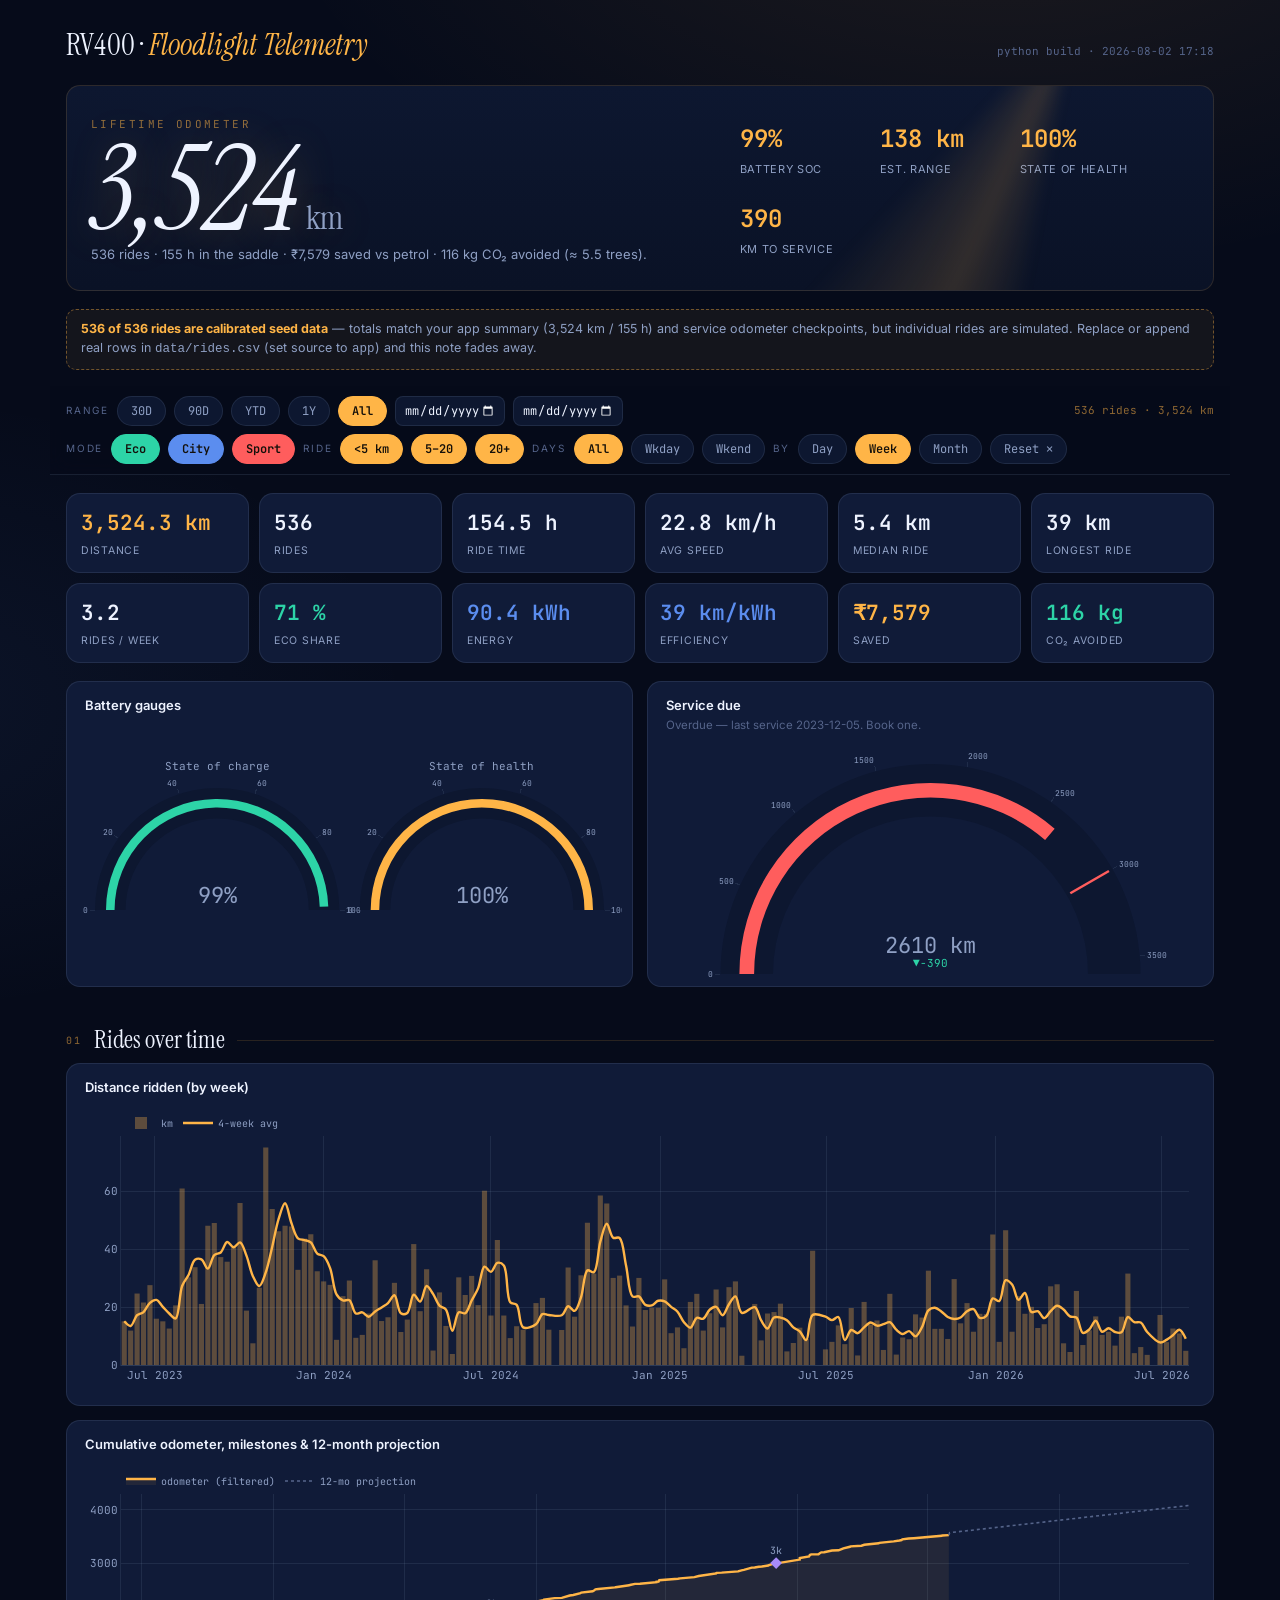
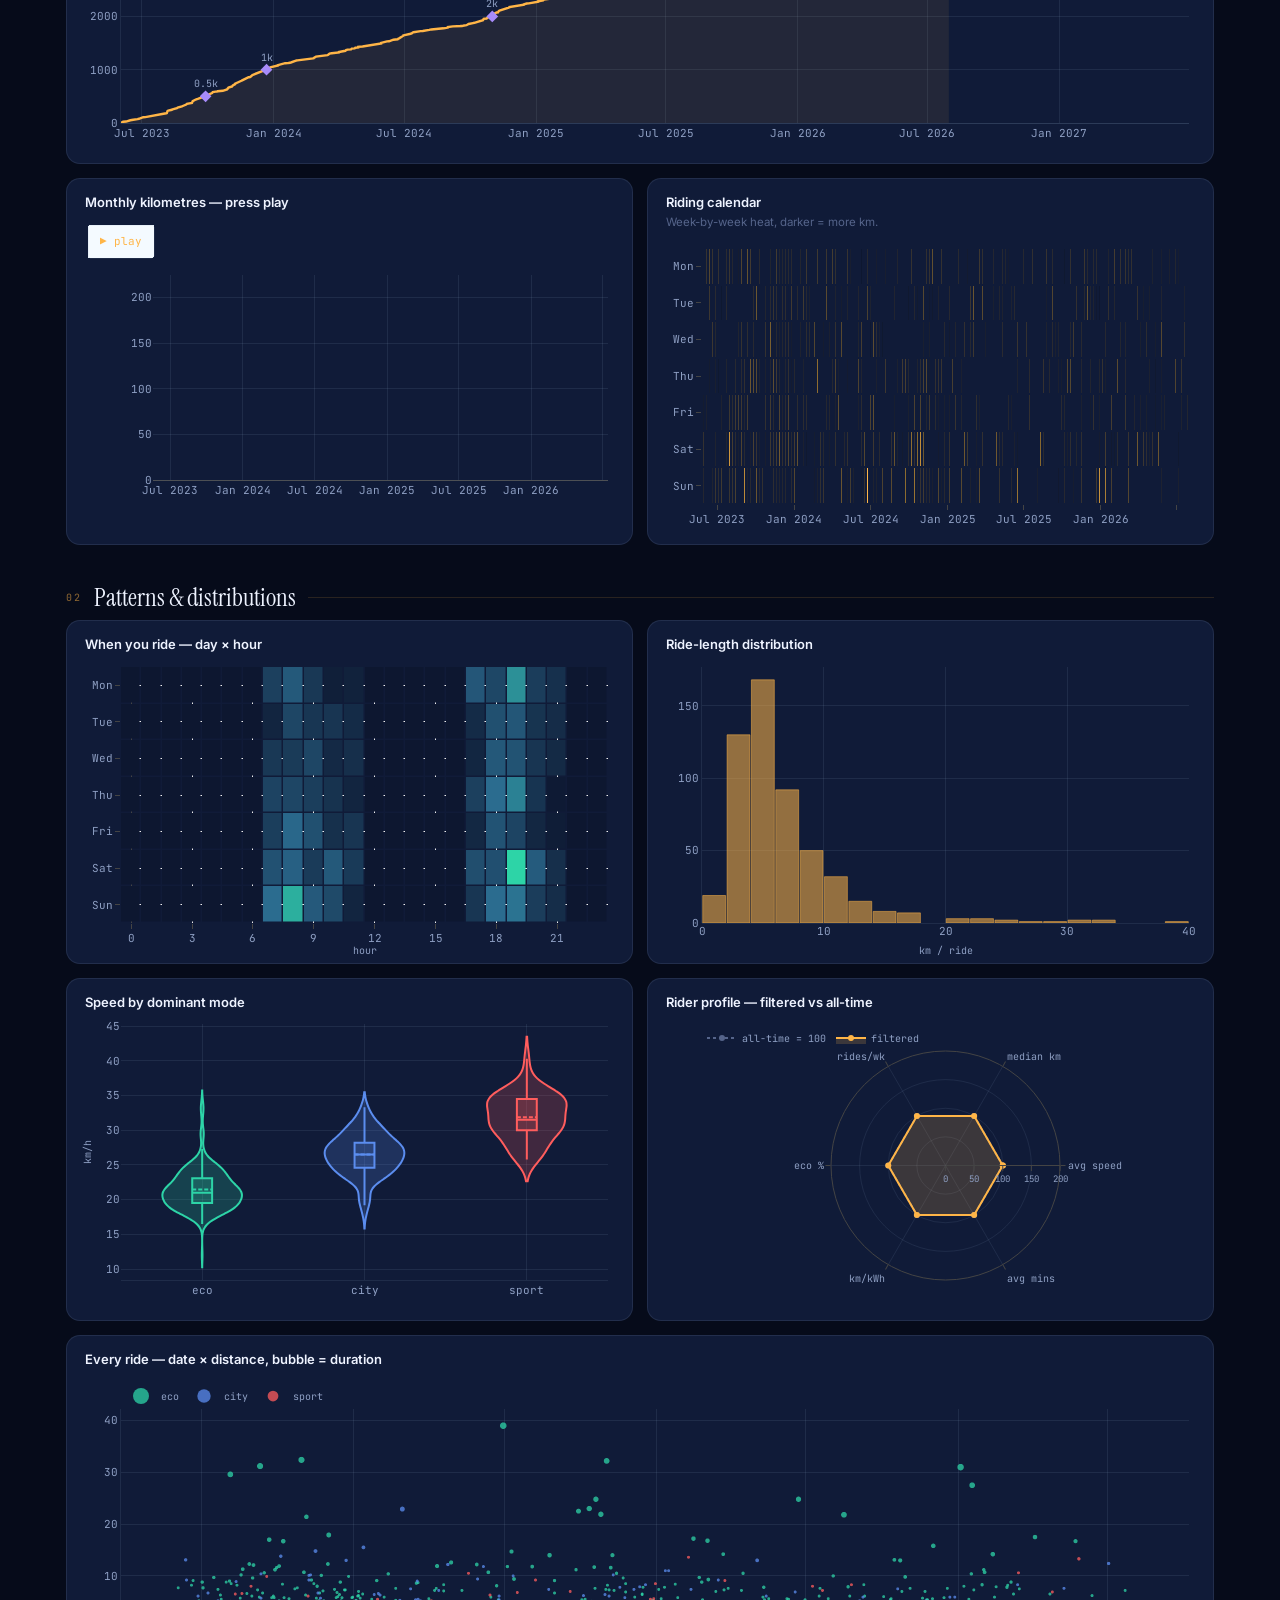
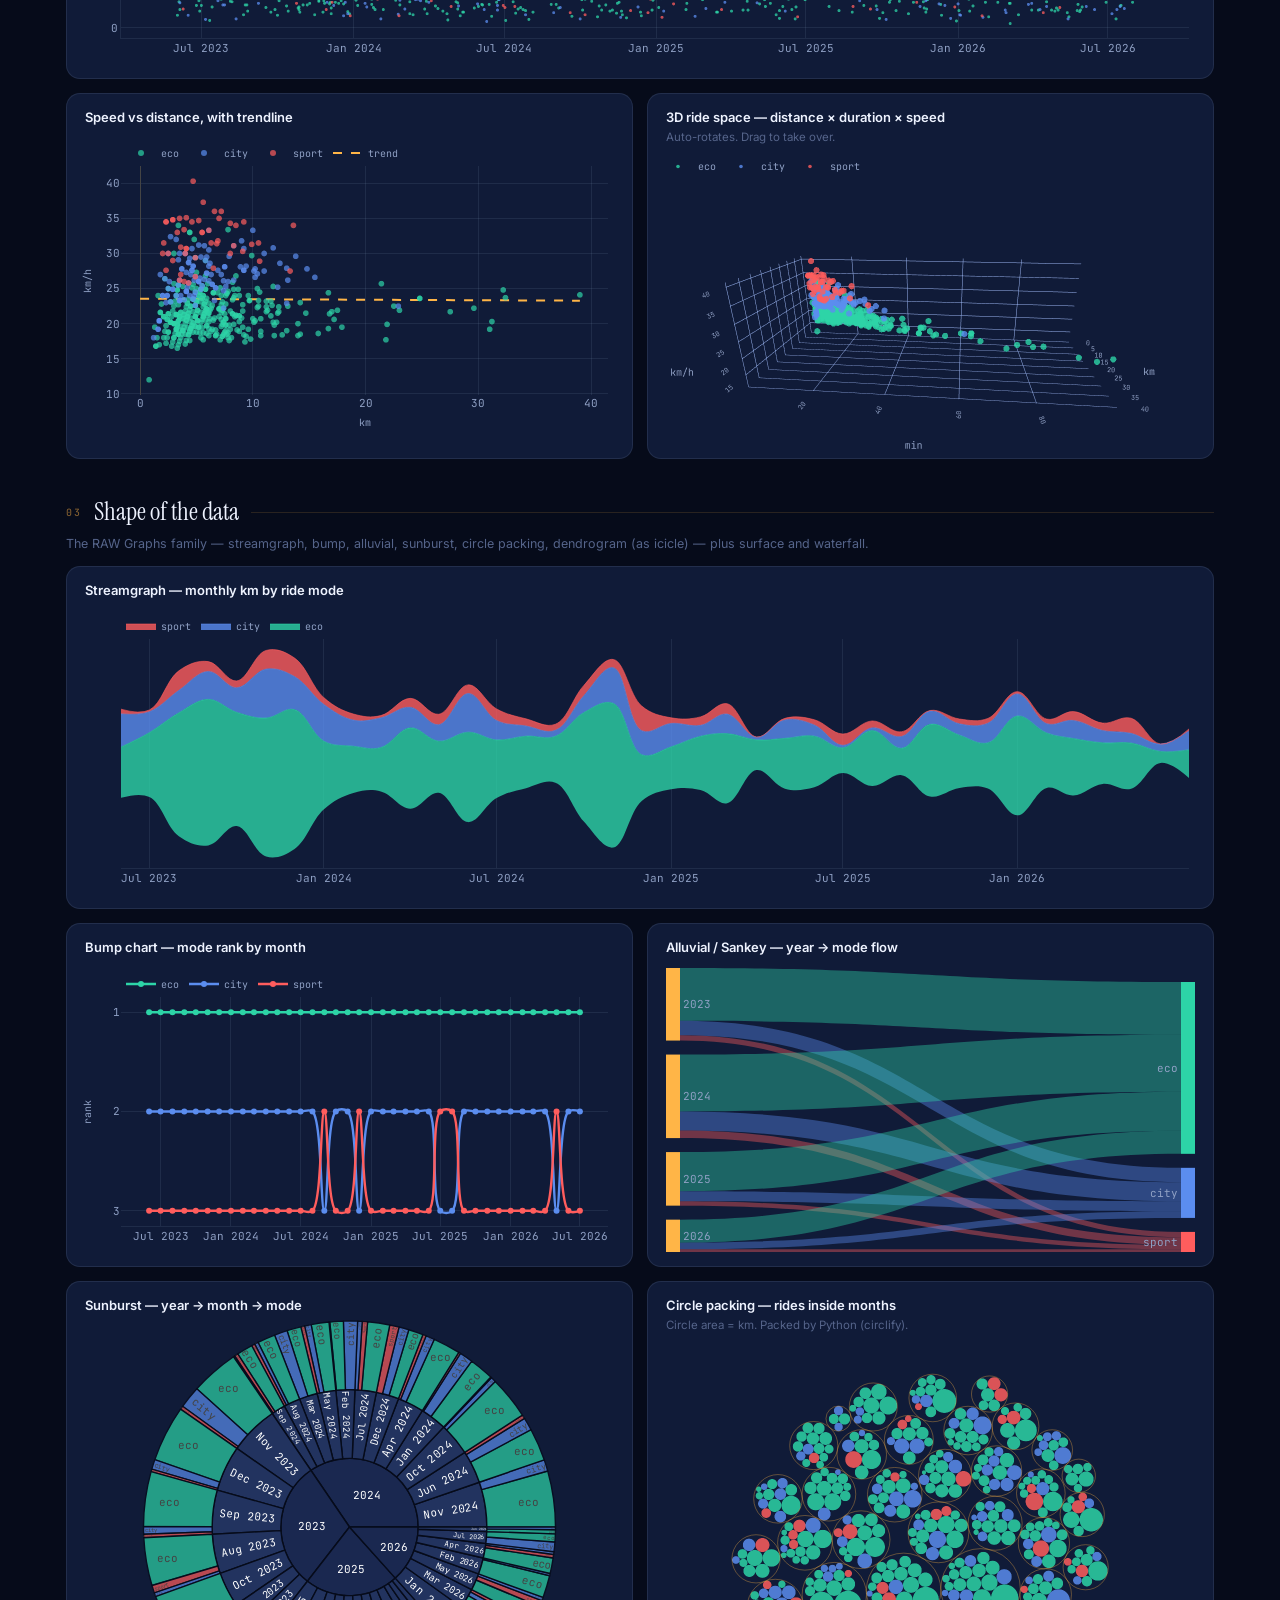
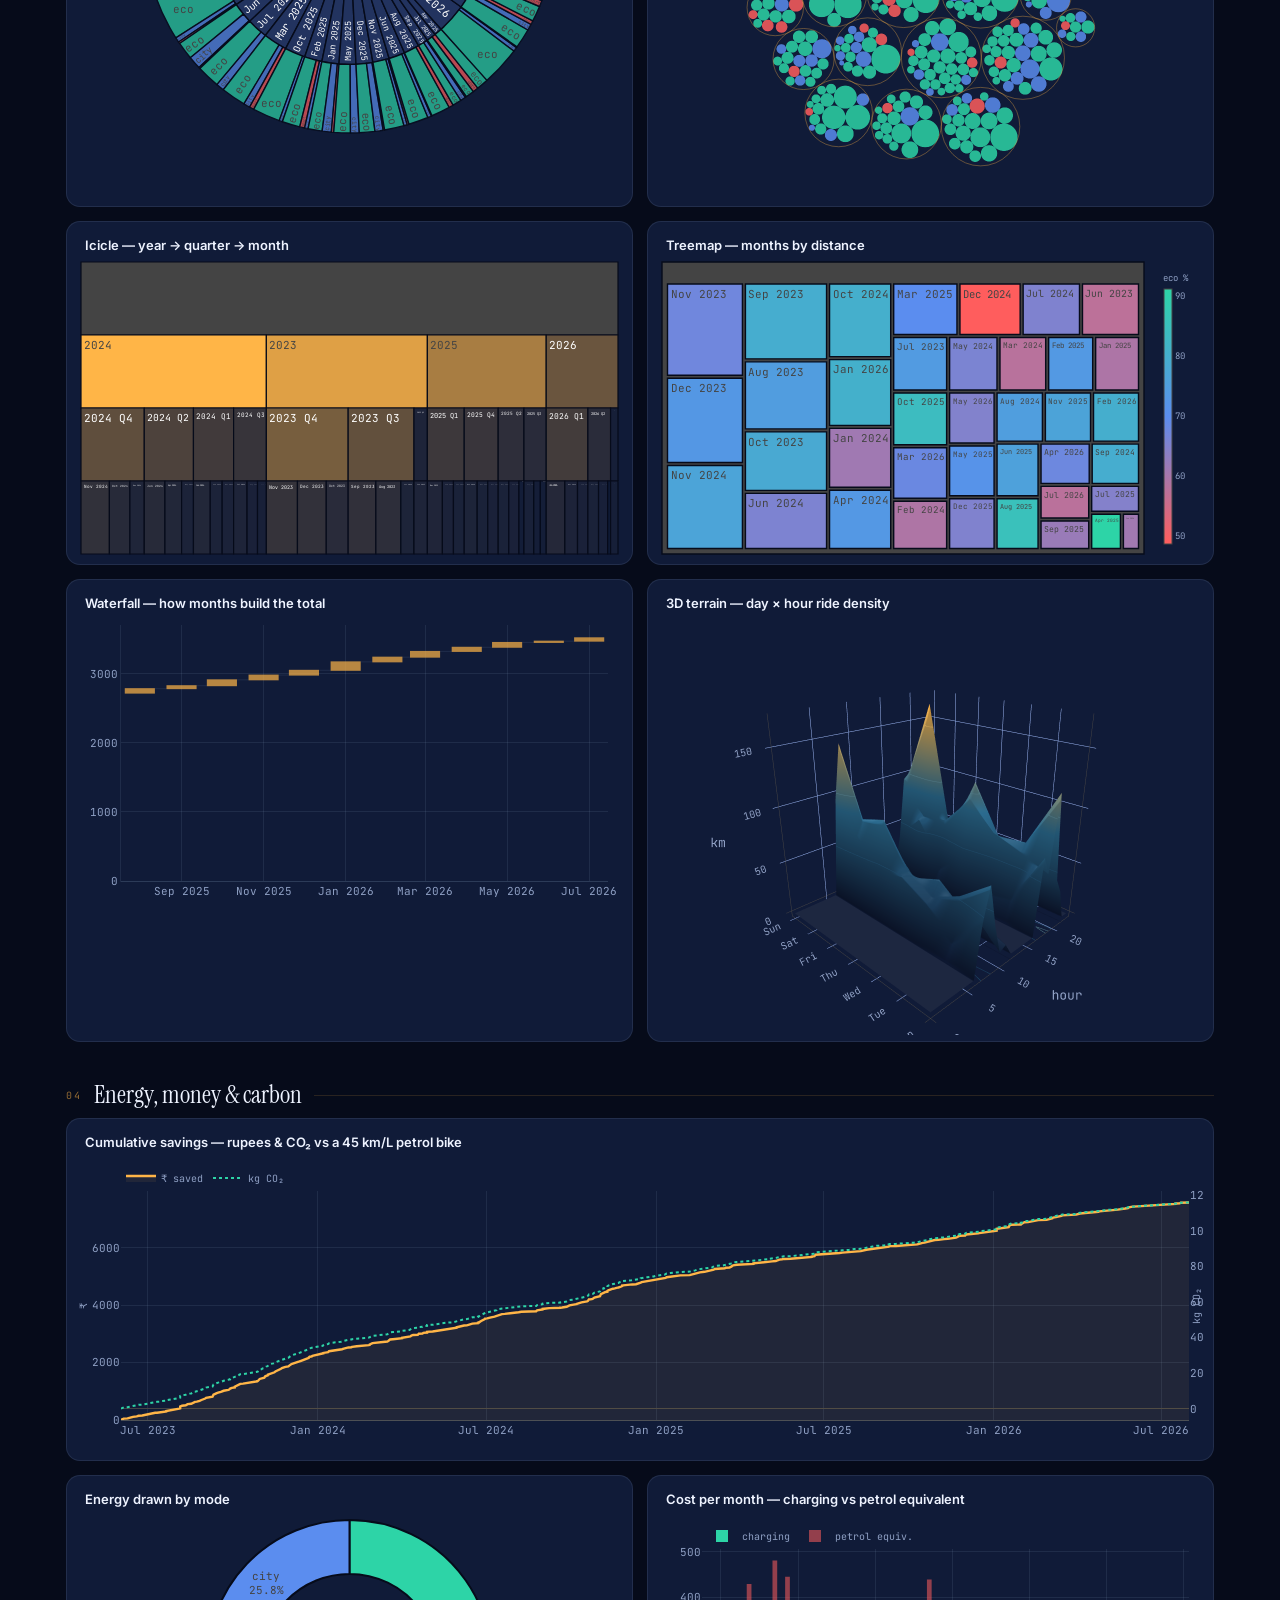
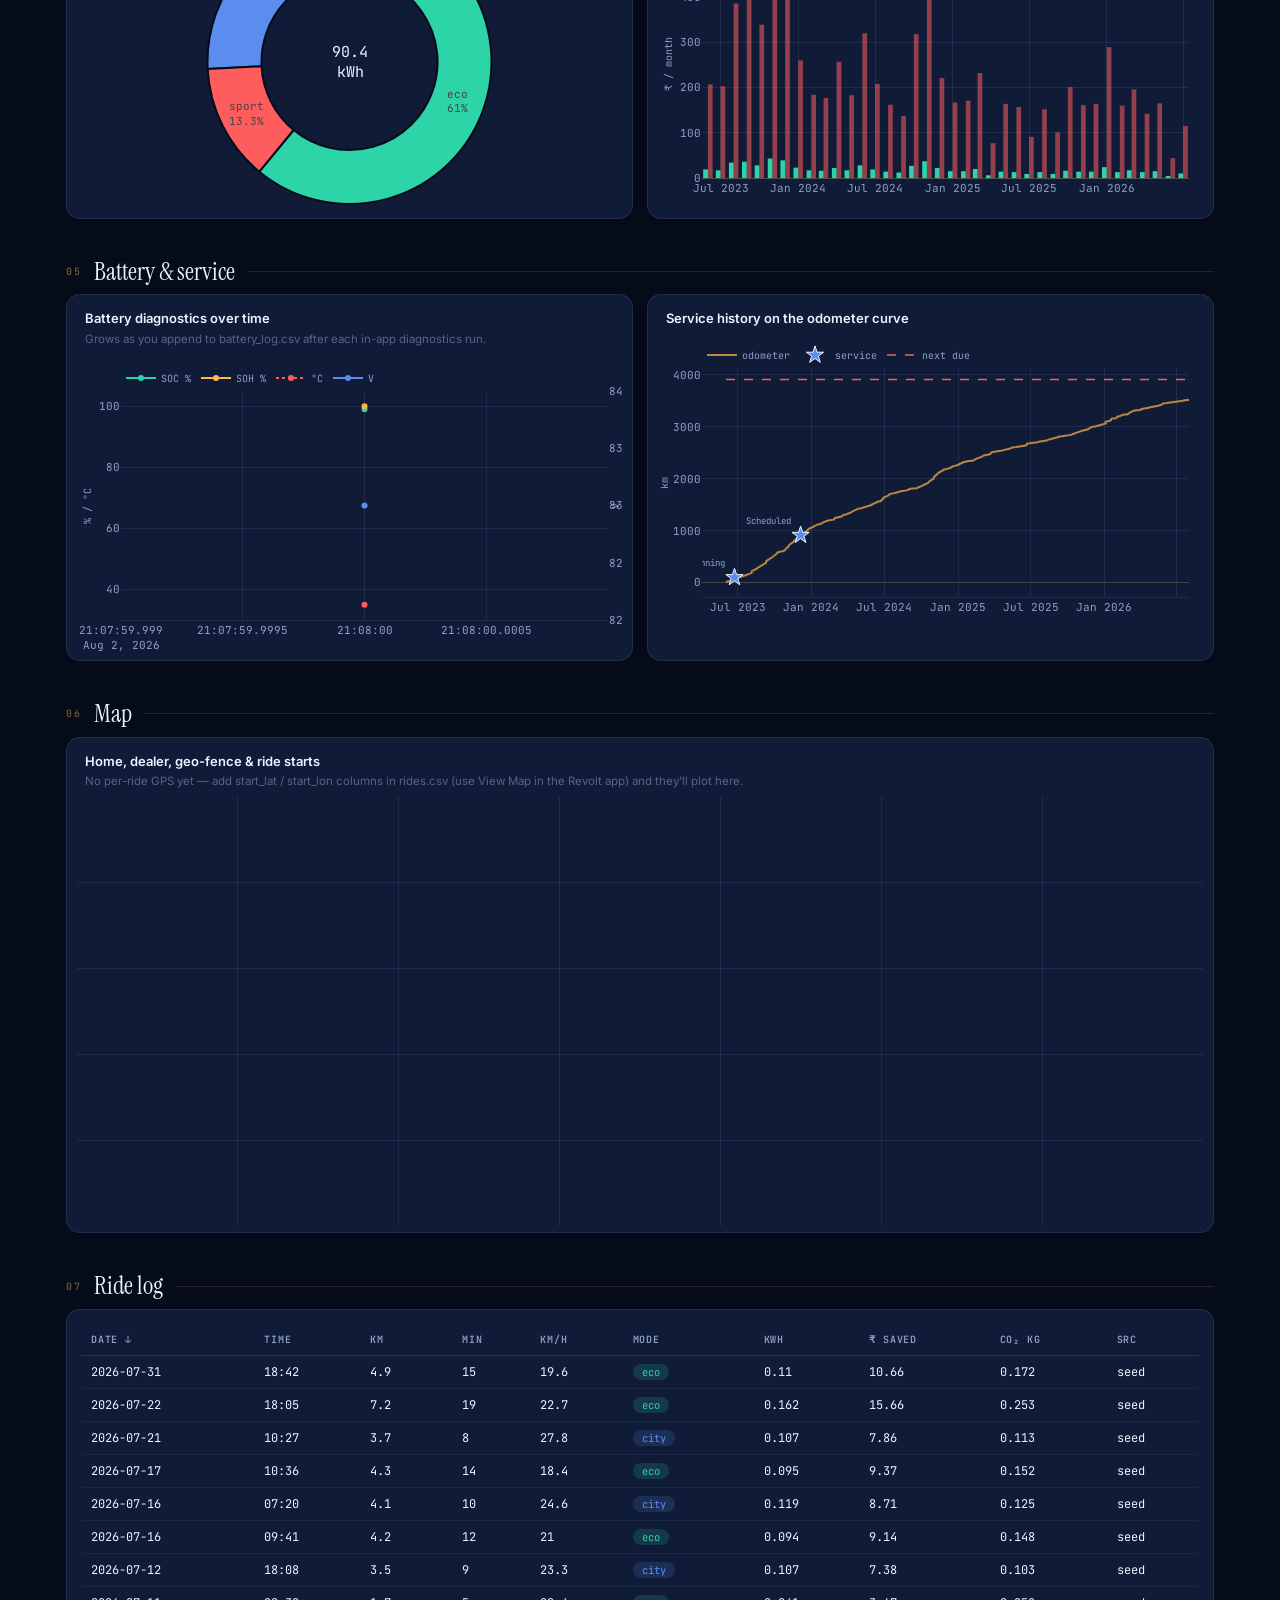
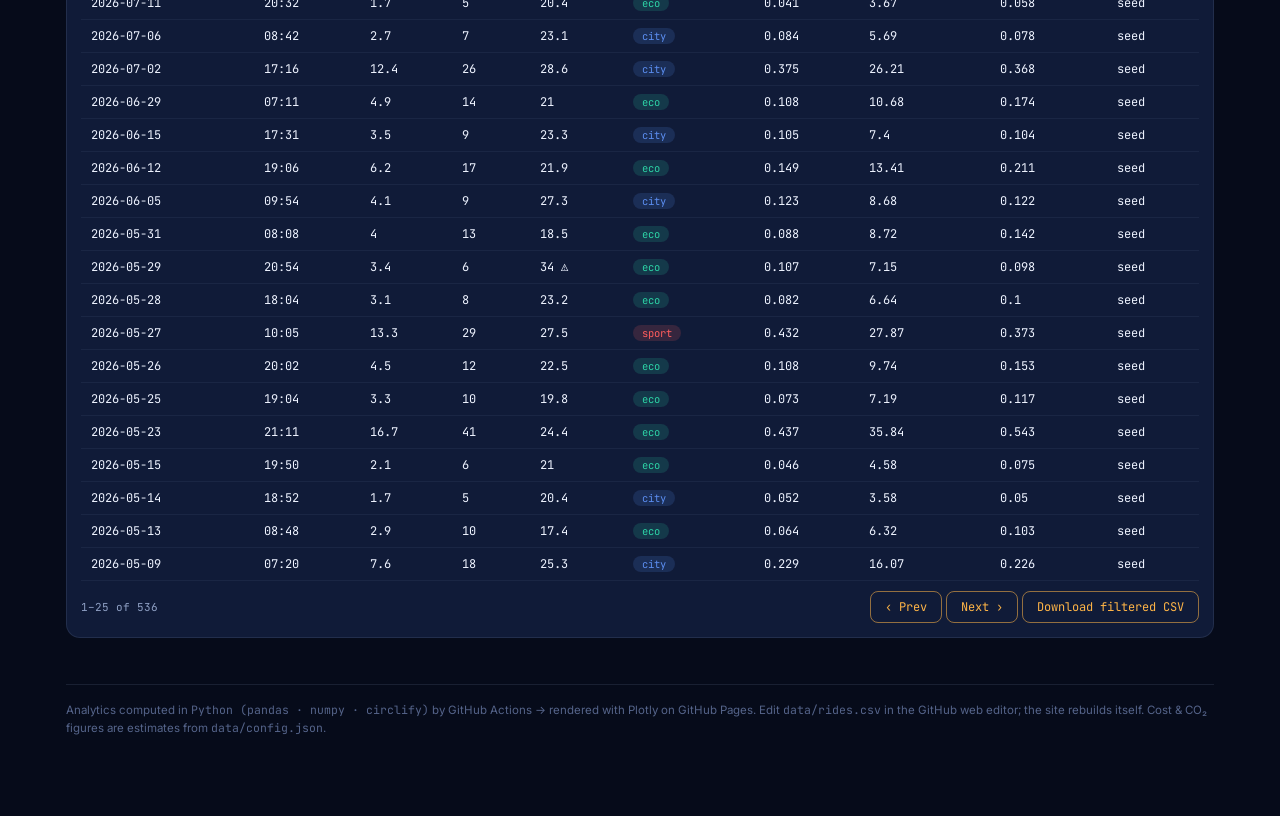
<file: index.html>
<!DOCTYPE html>
<html lang="en">
<head>
<meta charset="UTF-8">
<meta name="viewport" content="width=device-width, initial-scale=1.0">
<title>RV400 · Floodlight Telemetry</title>
<link rel="preconnect" href="https://fonts.googleapis.com">
<link href="https://fonts.googleapis.com/css2?family=Instrument+Serif:ital@0;1&family=JetBrains+Mono:wght@400;600&family=Inter:wght@400;500;600&display=swap" rel="stylesheet">
<script src="https://cdn.plot.ly/plotly-2.35.2.min.js" charset="utf-8"></script>
<style>
/* ── RV400 Floodlight Telemetry · "Stadium Floodlights at Midnight" ───────── */
:root {
  --bg: #060b1a;
  --panel: #0b1428;
  --card: #101b38;
  --card-2: #0d1730;
  --line: rgba(255, 181, 71, 0.14);
  --line-soft: rgba(143, 160, 196, 0.14);
  --amber: #ffb547;
  --amber-dim: rgba(255, 181, 71, 0.55);
  --eco: #2dd4a7;
  --city: #5b8def;
  --sport: #ff5d5d;
  --ink: #eef3ff;
  --muted: #8fa0c4;
  --faint: #55648a;
  --radius: 14px;
  --serif: "Instrument Serif", Georgia, serif;
  --mono: "JetBrains Mono", ui-monospace, Menlo, monospace;
  --sans: "Inter", system-ui, -apple-system, sans-serif;
}

* { box-sizing: border-box; margin: 0; padding: 0; }
html { scroll-behavior: smooth; }
body {
  background:
    radial-gradient(1200px 700px at 78% -160px, rgba(255, 181, 71, 0.10), transparent 62%),
    radial-gradient(900px 520px at -10% 8%, rgba(91, 141, 239, 0.07), transparent 60%),
    var(--bg);
  color: var(--ink);
  font-family: var(--sans);
  font-size: 15px;
  line-height: 1.5;
  min-height: 100vh;
}
a { color: var(--amber); }

.wrap { max-width: 1180px; margin: 0 auto; padding: 0 16px 80px; }

/* ── Header ──────────────────────────────────────────────────────────────── */
.masthead {
  display: flex; align-items: baseline; justify-content: space-between;
  gap: 12px; padding: 22px 0 6px; flex-wrap: wrap;
}
.wordmark { font-family: var(--serif); font-size: 30px; letter-spacing: 0.2px; }
.wordmark em { color: var(--amber); font-style: italic; }
.stamp { font-family: var(--mono); font-size: 11px; color: var(--faint); }

/* ── Hero: the floodlit odometer ─────────────────────────────────────────── */
.hero {
  position: relative; overflow: hidden;
  border: 1px solid var(--line); border-radius: var(--radius);
  background: linear-gradient(180deg, #0d1730 0%, #0a1226 100%);
  padding: 30px 24px 26px; margin: 12px 0 18px;
  display: grid; grid-template-columns: 1fr; gap: 20px;
}
.hero::before {
  content: ""; position: absolute; inset: -40% -10% auto;
  height: 150%; pointer-events: none;
  background: conic-gradient(from 190deg at 82% 0%,
    transparent 0deg, rgba(255, 181, 71, 0.16) 14deg, transparent 34deg);
  filter: blur(6px);
}
.odometer-label {
  font-family: var(--mono); font-size: 11px; letter-spacing: 0.22em;
  color: var(--amber-dim); text-transform: uppercase;
}
.odometer {
  font-family: var(--serif); font-style: italic;
  font-size: clamp(64px, 16vw, 118px); line-height: 0.95; color: var(--ink);
  text-shadow: 0 0 42px rgba(255, 181, 71, 0.28);
}
.odometer small { font-size: 0.28em; font-style: normal; color: var(--muted); margin-left: 8px; }
.hero-sub { font-size: 13px; color: var(--muted); max-width: 560px; }
.hero-side { display: flex; gap: 22px; flex-wrap: wrap; align-items: center; }
.hero-stat { min-width: 118px; }
.hero-stat b { display: block; font-family: var(--mono); font-size: 24px; font-weight: 600; color: var(--amber); }
.hero-stat span { font-size: 11px; color: var(--muted); letter-spacing: 0.06em; text-transform: uppercase; }
@media (min-width: 860px) { .hero { grid-template-columns: 1.4fr 1fr; align-items: center; } }

.seed-note {
  border: 1px dashed rgba(255, 181, 71, 0.4); border-radius: 10px;
  background: rgba(255, 181, 71, 0.06);
  font-size: 12.5px; color: var(--muted); padding: 10px 14px; margin-bottom: 16px;
}
.seed-note b { color: var(--amber); }

/* ── Filter rail ─────────────────────────────────────────────────────────── */
.rail {
  position: sticky; top: 0; z-index: 40;
  background: rgba(6, 11, 26, 0.86); backdrop-filter: blur(10px);
  border-bottom: 1px solid var(--line-soft);
  margin: 0 -16px; padding: 10px 16px;
}
.rail-rows { display: flex; flex-direction: column; gap: 8px; max-width: 1180px; margin: 0 auto; }
.chip-row { display: flex; gap: 8px; overflow-x: auto; scrollbar-width: none; align-items: center; }
.chip-row::-webkit-scrollbar { display: none; }
.chip {
  flex: 0 0 auto; cursor: pointer; user-select: none;
  font-family: var(--mono); font-size: 12px;
  color: var(--muted); background: var(--card-2);
  border: 1px solid var(--line-soft); border-radius: 999px;
  padding: 6px 13px; transition: all 0.15s ease;
}
.chip:hover { border-color: var(--amber-dim); color: var(--ink); }
.chip.on { color: #14100a; background: var(--amber); border-color: var(--amber); font-weight: 600; }
.chip.mode-eco.on { background: var(--eco); border-color: var(--eco); }
.chip.mode-city.on { background: var(--city); border-color: var(--city); }
.chip.mode-sport.on { background: var(--sport); border-color: var(--sport); }
.rail-label { font-size: 10px; letter-spacing: 0.18em; color: var(--faint); text-transform: uppercase; flex: 0 0 auto; }
.rail input[type="date"] {
  background: var(--card-2); color: var(--ink);
  border: 1px solid var(--line-soft); border-radius: 8px;
  font-family: var(--mono); font-size: 12px; padding: 5px 8px;
  color-scheme: dark;
}
.rail .count { margin-left: auto; font-family: var(--mono); font-size: 11px; color: var(--amber-dim); flex: 0 0 auto; }

/* ── KPI grid ────────────────────────────────────────────────────────────── */
.kpis {
  display: grid; grid-template-columns: repeat(2, 1fr);
  gap: 10px; margin: 18px 0;
}
@media (min-width: 640px) { .kpis { grid-template-columns: repeat(3, 1fr); } }
@media (min-width: 980px) { .kpis { grid-template-columns: repeat(6, 1fr); } }
.kpi {
  background: var(--card); border: 1px solid var(--line-soft);
  border-radius: var(--radius); padding: 13px 14px 11px;
}
.kpi b { display: block; font-family: var(--mono); font-size: 21px; font-weight: 600; }
.kpi span { font-size: 10.5px; color: var(--muted); text-transform: uppercase; letter-spacing: 0.07em; }
.kpi.gold b { color: var(--amber); }
.kpi.eco b { color: var(--eco); }
.kpi.city b { color: var(--city); }
.kpi.sport b { color: var(--sport); }

/* ── Sections & chart cards ──────────────────────────────────────────────── */
.eyebrow {
  display: flex; align-items: center; gap: 12px;
  margin: 34px 0 4px;
}
.eyebrow h2 { font-family: var(--serif); font-size: 25px; font-weight: 400; }
.eyebrow .rule { flex: 1; height: 1px; background: var(--line); }
.eyebrow .tag { font-family: var(--mono); font-size: 10px; letter-spacing: 0.2em; color: var(--amber-dim); }
.section-sub { font-size: 12.5px; color: var(--faint); margin-bottom: 12px; }

.grid { display: grid; grid-template-columns: 1fr; gap: 14px; }
@media (min-width: 960px) { .grid { grid-template-columns: 1fr 1fr; } .span2 { grid-column: 1 / -1; } }

.chart-card {
  background: var(--card); border: 1px solid var(--line-soft);
  border-radius: var(--radius); padding: 14px 10px 6px;
  opacity: 0; transform: translateY(14px);
  transition: opacity 0.5s ease, transform 0.5s ease;
}
.chart-card.seen { opacity: 1; transform: none; }
.chart-card h3 {
  font-family: var(--sans); font-size: 13px; font-weight: 600;
  color: var(--ink); padding: 0 8px 2px;
}
.chart-card p.hint { font-size: 11.5px; color: var(--faint); padding: 0 8px 6px; }
.plot { width: 100%; min-height: 300px; }
.plot.tall { min-height: 420px; }
.plot.short { min-height: 240px; }

/* ── Table ───────────────────────────────────────────────────────────────── */
.table-card { background: var(--card); border: 1px solid var(--line-soft); border-radius: var(--radius); padding: 14px; overflow-x: auto; }
table { width: 100%; border-collapse: collapse; font-family: var(--mono); font-size: 12px; }
th {
  text-align: left; color: var(--muted); font-weight: 600;
  text-transform: uppercase; font-size: 10px; letter-spacing: 0.08em;
  padding: 8px 10px; border-bottom: 1px solid var(--line);
  cursor: pointer; white-space: nowrap; user-select: none;
}
th:hover { color: var(--amber); }
td { padding: 7px 10px; border-bottom: 1px solid rgba(143, 160, 196, 0.08); white-space: nowrap; }
tr:hover td { background: rgba(255, 181, 71, 0.04); }
.pill { border-radius: 999px; padding: 1px 9px; font-size: 10.5px; }
.pill.eco { background: rgba(45, 212, 167, 0.16); color: var(--eco); }
.pill.city { background: rgba(91, 141, 239, 0.16); color: var(--city); }
.pill.sport { background: rgba(255, 93, 93, 0.16); color: var(--sport); }
.table-actions { display: flex; justify-content: space-between; align-items: center; gap: 10px; margin-top: 10px; flex-wrap: wrap; }
.btn {
  cursor: pointer; font-family: var(--mono); font-size: 12px;
  background: transparent; color: var(--amber);
  border: 1px solid var(--amber-dim); border-radius: 8px; padding: 7px 14px;
  transition: all 0.15s ease;
}
.btn:hover { background: rgba(255, 181, 71, 0.1); }
.pager { font-family: var(--mono); font-size: 11px; color: var(--muted); }

footer.colophon {
  margin-top: 46px; padding-top: 16px; border-top: 1px solid var(--line-soft);
  font-size: 11.5px; color: var(--faint);
}
footer.colophon .mono { font-family: var(--mono); }

@media (prefers-reduced-motion: reduce) {
  .chart-card { opacity: 1; transform: none; transition: none; }
  html { scroll-behavior: auto; }
}

</style>
</head>
<body>
<div class="wrap">

  <header class="masthead">
    <div class="wordmark">RV400 · <em>Floodlight Telemetry</em></div>
    <div class="stamp" id="stamp">building…</div>
  </header>

  <!-- Signature: the floodlit odometer -->
  <section class="hero">
    <div>
      <div class="odometer-label">Lifetime odometer</div>
      <div class="odometer"><span id="odo">0</span><small>km</small></div>
      <p class="hero-sub" id="hero-sub">Every ride, charge and rupee — pulled from the Revolt app’s numbers, recomputed by Python on each data edit.</p>
    </div>
    <div class="hero-side">
      <div class="hero-stat"><b id="hs-soc">–</b><span>Battery SOC</span></div>
      <div class="hero-stat"><b id="hs-range">–</b><span>Est. range</span></div>
      <div class="hero-stat"><b id="hs-soh">–</b><span>State of health</span></div>
      <div class="hero-stat"><b id="hs-due">–</b><span>km to service</span></div>
    </div>
  </section>

  <div class="seed-note" id="seed-note" hidden></div>

  <!-- Filter rail -->
  <nav class="rail" aria-label="Filters">
    <div class="rail-rows">
      <div class="chip-row">
        <span class="rail-label">Range</span>
        <button class="chip preset" data-preset="30">30D</button>
        <button class="chip preset" data-preset="90">90D</button>
        <button class="chip preset" data-preset="ytd">YTD</button>
        <button class="chip preset" data-preset="365">1Y</button>
        <button class="chip preset on" data-preset="all">All</button>
        <input type="date" id="f-from" aria-label="From date">
        <input type="date" id="f-to" aria-label="To date">
        <span class="count" id="f-count"></span>
      </div>
      <div class="chip-row">
        <span class="rail-label">Mode</span>
        <button class="chip mode-eco on" data-mode="eco">Eco</button>
        <button class="chip mode-city on" data-mode="city">City</button>
        <button class="chip mode-sport on" data-mode="sport">Sport</button>
        <span class="rail-label">Ride</span>
        <button class="chip size on" data-size="short">&lt;5 km</button>
        <button class="chip size on" data-size="medium">5–20</button>
        <button class="chip size on" data-size="long">20+</button>
        <span class="rail-label">Days</span>
        <button class="chip day on" data-day="all">All</button>
        <button class="chip day" data-day="weekday">Wkday</button>
        <button class="chip day" data-day="weekend">Wkend</button>
        <span class="rail-label">By</span>
        <button class="chip gran" data-gran="day">Day</button>
        <button class="chip gran on" data-gran="week">Week</button>
        <button class="chip gran" data-gran="month">Month</button>
        <button class="chip" id="f-reset">Reset ✕</button>
      </div>
    </div>
  </nav>

  <section class="kpis" id="kpis"></section>

  <div class="grid">
    <div class="chart-card"><h3>Battery gauges</h3><div id="g-gauges" class="plot short"></div></div>
    <div class="chart-card"><h3>Service due</h3><p class="hint" id="svc-hint"></p><div id="g-svc-gauge" class="plot short"></div></div>
  </div>

  <div class="eyebrow"><span class="tag">01</span><h2>Rides over time</h2><div class="rule"></div></div>
  <div class="grid">
    <div class="chart-card span2"><h3>Distance ridden <span id="gran-echo"></span></h3><div id="g-daily" class="plot"></div></div>
    <div class="chart-card span2"><h3>Cumulative odometer, milestones &amp; 12-month projection</h3><div id="g-cum" class="plot"></div></div>
    <div class="chart-card"><h3>Monthly kilometres — press play</h3><div id="g-monthly" class="plot"></div></div>
    <div class="chart-card"><h3>Riding calendar</h3><p class="hint">Week-by-week heat, darker = more km.</p><div id="g-cal" class="plot"></div></div>
  </div>

  <div class="eyebrow"><span class="tag">02</span><h2>Patterns &amp; distributions</h2><div class="rule"></div></div>
  <div class="grid">
    <div class="chart-card"><h3>When you ride — day × hour</h3><div id="g-dowhour" class="plot"></div></div>
    <div class="chart-card"><h3>Ride-length distribution</h3><div id="g-hist" class="plot"></div></div>
    <div class="chart-card"><h3>Speed by dominant mode</h3><div id="g-violin" class="plot"></div></div>
    <div class="chart-card"><h3>Rider profile — filtered vs all-time</h3><div id="g-radar" class="plot"></div></div>
    <div class="chart-card span2"><h3>Every ride — date × distance, bubble = duration</h3><div id="g-bubble" class="plot"></div></div>
    <div class="chart-card"><h3>Speed vs distance, with trendline</h3><div id="g-scatter" class="plot"></div></div>
    <div class="chart-card"><h3>3D ride space — distance × duration × speed</h3><p class="hint">Auto-rotates. Drag to take over.</p><div id="g-3d" class="plot"></div></div>
  </div>

  <div class="eyebrow"><span class="tag">03</span><h2>Shape of the data</h2><div class="rule"></div></div>
  <p class="section-sub">The RAW Graphs family — streamgraph, bump, alluvial, sunburst, circle packing, dendrogram (as icicle) — plus surface and waterfall.</p>
  <div class="grid">
    <div class="chart-card span2"><h3>Streamgraph — monthly km by ride mode</h3><div id="g-stream" class="plot"></div></div>
    <div class="chart-card"><h3>Bump chart — mode rank by month</h3><div id="g-bump" class="plot"></div></div>
    <div class="chart-card"><h3>Alluvial / Sankey — year → mode flow</h3><div id="g-sankey" class="plot"></div></div>
    <div class="chart-card"><h3>Sunburst — year → month → mode</h3><div id="g-sunburst" class="plot tall"></div></div>
    <div class="chart-card"><h3>Circle packing — rides inside months</h3><p class="hint">Circle area = km. Packed by Python (circlify).</p><div id="g-pack" class="plot tall"></div></div>
    <div class="chart-card"><h3>Icicle — year → quarter → month</h3><div id="g-icicle" class="plot"></div></div>
    <div class="chart-card"><h3>Treemap — months by distance</h3><div id="g-treemap" class="plot"></div></div>
    <div class="chart-card"><h3>Waterfall — how months build the total</h3><div id="g-waterfall" class="plot"></div></div>
    <div class="chart-card"><h3>3D terrain — day × hour ride density</h3><div id="g-surface" class="plot tall"></div></div>
  </div>

  <div class="eyebrow"><span class="tag">04</span><h2>Energy, money &amp; carbon</h2><div class="rule"></div></div>
  <div class="grid">
    <div class="chart-card span2"><h3>Cumulative savings — rupees &amp; CO₂ vs a 45 km/L petrol bike</h3><div id="g-savings" class="plot"></div></div>
    <div class="chart-card"><h3>Energy drawn by mode</h3><div id="g-energy" class="plot"></div></div>
    <div class="chart-card"><h3>Cost per month — charging vs petrol equivalent</h3><div id="g-cost" class="plot"></div></div>
  </div>

  <div class="eyebrow"><span class="tag">05</span><h2>Battery &amp; service</h2><div class="rule"></div></div>
  <div class="grid">
    <div class="chart-card"><h3>Battery diagnostics over time</h3><p class="hint">Grows as you append to battery_log.csv after each in-app diagnostics run.</p><div id="g-battery" class="plot"></div></div>
    <div class="chart-card"><h3>Service history on the odometer curve</h3><div id="g-service" class="plot"></div></div>
  </div>

  <div class="eyebrow"><span class="tag">06</span><h2>Map</h2><div class="rule"></div></div>
  <div class="grid">
    <div class="chart-card span2"><h3>Home, dealer, geo-fence &amp; ride starts</h3><p class="hint" id="map-hint"></p><div id="g-map" class="plot tall"></div></div>
  </div>

  <div class="eyebrow"><span class="tag">07</span><h2>Ride log</h2><div class="rule"></div></div>
  <div class="table-card">
    <table id="ride-table"><thead></thead><tbody></tbody></table>
    <div class="table-actions">
      <span class="pager" id="pager"></span>
      <span>
        <button class="btn" id="pg-prev">‹ Prev</button>
        <button class="btn" id="pg-next">Next ›</button>
        <button class="btn" id="csv-btn">Download filtered CSV</button>
      </span>
    </div>
  </div>

  <footer class="colophon">
    Analytics computed in <span class="mono">Python (pandas · numpy · circlify)</span> by GitHub Actions →
    rendered with Plotly on GitHub Pages. Edit <span class="mono">data/rides.csv</span> in the GitHub web editor;
    the site rebuilds itself. Cost &amp; CO₂ figures are estimates from <span class="mono">data/config.json</span>.
  </footer>
</div>
<script>window.__EMBEDDED={"meta":{"generated":"2026-08-02 17:18","seed_rows":536,"real_rows":0},"config":{"bike":{"model":"Revolt RV400","chassis_masked":"MZMB\u2022\u2022\u2022\u2022\u2022\u2022\u20220205","battery_kwh":3.24,"nominal_voltage":72,"purchase_date":"2023-06-01","claimed_range_km":{"eco":150,"city":100,"sport":80},"efficiency_wh_per_km":{"eco":22,"city":32,"sport":41}},"economics":{"currency":"INR","electricity_rate_per_kwh":8.0,"petrol_price_per_litre":106.0,"petrol_bike_kmpl":45.0,"petrol_co2_kg_per_litre":2.3,"grid_co2_kg_per_kwh":0.71,"tree_kg_co2_per_year":21.0},"locations":{"_note":"Coordinates are intentionally coarse (~1 km). GitHub Pages sites are PUBLIC \u2014 keep it that way or use a private repo.","home":{"label":"Home \u00b7 Nacharam","lat":17.43,"lon":78.57},"dealer":{"label":"Membi Motors (edit coords)","lat":17.44,"lon":78.5},"geofence_radius_km":5},"title":"RV400 \u00b7 Floodlight Telemetry","milestones_km":[500,1000,2000,3000,5000,7500,10000]},"kpis_alltime":{"total_km":3524.3,"total_rides":536,"total_hours":154.5,"avg_speed":22.8,"median_ride_km":5.4,"longest_ride_km":39.0,"active_days":475,"span_days":1156,"rides_per_week":3.25,"longest_streak_days":11,"days_since_last_ride":2,"eco_share_km":71.0,"energy_kwh":90.4,"km_per_kwh":39.0,"charge_cost_inr":723.0,"saved_inr":7579.0,"co2_saved_kg":116.0,"trees_equiv":5.5,"run_rate_km_day":1.53,"first_ride":"2023-06-02","last_ride":"2026-07-31"},"rides":[{"i":0,"date":"2023-06-02","time":"08:14","distance_km":2.4,"duration_min":7,"eco_pct":85,"city_pct":15,"sport_pct":0,"avg_speed_kmph":20.6,"dominant_mode":"eco","energy_kwh":0.056,"km_per_kwh":42.9,"charge_cost_inr":0.45,"petrol_cost_inr":5.65,"saved_inr":5.2,"co2_saved_kg":0.083,"size_bucket":"short","year":2023,"month":"2023-06","month_name":"Jun 2023","quarter":"2023 Q2","dow":4,"day_type":"weekday","hour":8,"odometer_km":2.4,"speed_anomaly":false,"source":"seed"},{"i":1,"date":"2023-06-03","time":"08:27","distance_km":7.7,"duration_min":19,"eco_pct":85,"city_pct":15,"sport_pct":0,"avg_speed_kmph":24.3,"dominant_mode":"eco","energy_kwh":0.181,"km_per_kwh":42.5,"charge_cost_inr":1.45,"petrol_cost_inr":18.14,"saved_inr":16.69,"co2_saved_kg":0.265,"size_bucket":"medium","year":2023,"month":"2023-06","month_name":"Jun 2023","quarter":"2023 Q2","dow":5,"day_type":"weekend","hour":8,"odometer_km":10.1,"speed_anomaly":false,"source":"seed"},{"i":2,"date":"2023-06-04","time":"19:34","distance_km":5.0,"duration_min":11,"eco_pct":70,"city_pct":30,"sport_pct":0,"avg_speed_kmph":27.3,"dominant_mode":"eco","energy_kwh":0.125,"km_per_kwh":40.0,"charge_cost_inr":1.0,"petrol_cost_inr":11.78,"saved_inr":10.78,"co2_saved_kg":0.167,"size_bucket":"short","year":2023,"month":"2023-06","month_name":"Jun 2023","quarter":"2023 Q2","dow":6,"day_type":"weekend","hour":19,"odometer_km":15.1,"speed_anomaly":false,"source":"seed"},{"i":3,"date":"2023-06-05","time":"07:14","distance_km":3.5,"duration_min":9,"eco_pct":70,"city_pct":30,"sport_pct":0,"avg_speed_kmph":23.3,"dominant_mode":"eco","energy_kwh":0.088,"km_per_kwh":39.8,"charge_cost_inr":0.7,"petrol_cost_inr":8.24,"saved_inr":7.54,"co2_saved_kg":0.116,"size_bucket":"short","year":2023,"month":"2023-06","month_name":"Jun 2023","quarter":"2023 Q2","dow":0,"day_type":"weekday","hour":7,"odometer_km":18.6,"speed_anomaly":false,"source":"seed"},{"i":4,"date":"2023-06-05","time":"19:44","distance_km":4.8,"duration_min":11,"eco_pct":28,"city_pct":60,"sport_pct":12,"avg_speed_kmph":26.2,"dominant_mode":"city","energy_kwh":0.145,"km_per_kwh":33.1,"charge_cost_inr":1.16,"petrol_cost_inr":11.31,"saved_inr":10.15,"co2_saved_kg":0.142,"size_bucket":"short","year":2023,"month":"2023-06","month_name":"Jun 2023","quarter":"2023 Q2","dow":0,"day_type":"weekday","hour":19,"odometer_km":23.4,"speed_anomaly":false,"source":"seed"},{"i":5,"date":"2023-06-09","time":"19:14","distance_km":3.6,"duration_min":7,"eco_pct":27,"city_pct":18,"sport_pct":55,"avg_speed_kmph":30.9,"dominant_mode":"sport","energy_kwh":0.123,"km_per_kwh":29.3,"charge_cost_inr":0.98,"petrol_cost_inr":8.48,"saved_inr":7.5,"co2_saved_kg":0.097,"size_bucket":"short","year":2023,"month":"2023-06","month_name":"Jun 2023","quarter":"2023 Q2","dow":4,"day_type":"weekday","hour":19,"odometer_km":27.0,"speed_anomaly":false,"source":"seed"},{"i":6,"date":"2023-06-12","time":"20:29","distance_km":13.1,"duration_min":30,"eco_pct":28,"city_pct":60,"sport_pct":12,"avg_speed_kmph":26.2,"dominant_mode":"city","energy_kwh":0.397,"km_per_kwh":33.0,"charge_cost_inr":3.18,"petrol_cost_inr":30.86,"saved_inr":27.68,"co2_saved_kg":0.388,"size_bucket":"medium","year":2023,"month":"2023-06","month_name":"Jun 2023","quarter":"2023 Q2","dow":0,"day_type":"weekday","hour":20,"odometer_km":40.1,"speed_anomaly":false,"source":"seed"},{"i":7,"date":"2023-06-13","time":"21:08","distance_km":9.2,"duration_min":20,"eco_pct":14,"city_pct":80,"sport_pct":6,"avg_speed_kmph":27.6,"dominant_mode":"city","energy_kwh":0.286,"km_per_kwh":32.2,"charge_cost_inr":2.29,"petrol_cost_inr":21.67,"saved_inr":19.38,"co2_saved_kg":0.267,"size_bucket":"medium","year":2023,"month":"2023-06","month_name":"Jun 2023","quarter":"2023 Q2","dow":1,"day_type":"weekday","hour":21,"odometer_km":49.3,"speed_anomaly":false,"source":"seed"},{"i":8,"date":"2023-06-15","time":"18:29","distance_km":2.4,"duration_min":6,"eco_pct":20,"city_pct":80,"sport_pct":0,"avg_speed_kmph":24.0,"dominant_mode":"city","energy_kwh":0.072,"km_per_kwh":33.3,"charge_cost_inr":0.58,"petrol_cost_inr":5.65,"saved_inr":5.07,"co2_saved_kg":0.072,"size_bucket":"short","year":2023,"month":"2023-06","month_name":"Jun 2023","quarter":"2023 Q2","dow":3,"day_type":"weekday","hour":18,"odometer_km":51.7,"speed_anomaly":false,"source":"seed"},{"i":9,"date":"2023-06-19","time":"17:46","distance_km":8.2,"duration_min":23,"eco_pct":80,"city_pct":20,"sport_pct":0,"avg_speed_kmph":21.4,"dominant_mode":"eco","energy_kwh":0.197,"km_per_kwh":41.6,"charge_cost_inr":1.58,"petrol_cost_inr":19.32,"saved_inr":17.74,"co2_saved_kg":0.279,"size_bucket":"medium","year":2023,"month":"2023-06","month_name":"Jun 2023","quarter":"2023 Q2","dow":0,"day_type":"weekday","hour":17,"odometer_km":59.9,"speed_anomaly":false,"source":"seed"},{"i":10,"date":"2023-06-21","time":"18:49","distance_km":9.1,"duration_min":24,"eco_pct":85,"city_pct":15,"sport_pct":0,"avg_speed_kmph":22.7,"dominant_mode":"eco","energy_kwh":0.214,"km_per_kwh":42.5,"charge_cost_inr":1.71,"petrol_cost_inr":21.44,"saved_inr":19.73,"co2_saved_kg":0.313,"size_bucket":"medium","year":2023,"month":"2023-06","month_name":"Jun 2023","quarter":"2023 Q2","dow":2,"day_type":"weekday","hour":18,"odometer_km":69.0,"speed_anomaly":false,"source":"seed"},{"i":11,"date":"2023-06-25","time":"21:34","distance_km":4.3,"duration_min":11,"eco_pct":100,"city_pct":0,"sport_pct":0,"avg_speed_kmph":23.5,"dominant_mode":"eco","energy_kwh":0.095,"km_per_kwh":45.3,"charge_cost_inr":0.76,"petrol_cost_inr":10.13,"saved_inr":9.37,"co2_saved_kg":0.152,"size_bucket":"short","year":2023,"month":"2023-06","month_name":"Jun 2023","quarter":"2023 Q2","dow":6,"day_type":"weekend","hour":21,"odometer_km":73.3,"speed_anomaly":false,"source":"seed"},{"i":12,"date":"2023-06-27","time":"19:44","distance_km":6.1,"duration_min":11,"eco_pct":20,"city_pct":80,"sport_pct":0,"avg_speed_kmph":33.3,"dominant_mode":"city","energy_kwh":0.183,"km_per_kwh":33.3,"charge_cost_inr":1.46,"petrol_cost_inr":14.37,"saved_inr":12.91,"co2_saved_kg":0.182,"size_bucket":"medium","year":2023,"month":"2023-06","month_name":"Jun 2023","quarter":"2023 Q2","dow":1,"day_type":"weekday","hour":19,"odometer_km":79.4,"speed_anomaly":false,"source":"seed"},{"i":13,"date":"2023-06-28","time":"09:14","distance_km":5.2,"duration_min":16,"eco_pct":100,"city_pct":0,"sport_pct":0,"avg_speed_kmph":19.5,"dominant_mode":"eco","energy_kwh":0.114,"km_per_kwh":45.6,"charge_cost_inr":0.91,"petrol_cost_inr":12.25,"saved_inr":11.34,"co2_saved_kg":0.185,"size_bucket":"medium","year":2023,"month":"2023-06","month_name":"Jun 2023","quarter":"2023 Q2","dow":2,"day_type":"weekday","hour":9,"odometer_km":84.6,"speed_anomaly":false,"source":"seed"},{"i":14,"date":"2023-06-29","time":"19:56","distance_km":3.2,"duration_min":9,"eco_pct":95,"city_pct":5,"sport_pct":0,"avg_speed_kmph":21.3,"dominant_mode":"eco","energy_kwh":0.072,"km_per_kwh":44.4,"charge_cost_inr":0.58,"petrol_cost_inr":7.54,"saved_inr":6.96,"co2_saved_kg":0.112,"size_bucket":"short","year":2023,"month":"2023-06","month_name":"Jun 2023","quarter":"2023 Q2","dow":3,"day_type":"weekday","hour":19,"odometer_km":87.8,"speed_anomaly":false,"source":"seed"},{"i":15,"date":"2023-07-01","time":"18:41","distance_km":4.3,"duration_min":14,"eco_pct":90,"city_pct":6,"sport_pct":4,"avg_speed_kmph":18.4,"dominant_mode":"eco","energy_kwh":0.1,"km_per_kwh":43.0,"charge_cost_inr":0.8,"petrol_cost_inr":10.13,"saved_inr":9.33,"co2_saved_kg":0.149,"size_bucket":"short","year":2023,"month":"2023-07","month_name":"Jul 2023","quarter":"2023 Q3","dow":5,"day_type":"weekend","hour":18,"odometer_km":92.1,"speed_anomaly":false,"source":"seed"},{"i":16,"date":"2023-07-02","time":"09:59","distance_km":8.8,"duration_min":26,"eco_pct":90,"city_pct":10,"sport_pct":0,"avg_speed_kmph":20.3,"dominant_mode":"eco","energy_kwh":0.202,"km_per_kwh":43.6,"charge_cost_inr":1.62,"petrol_cost_inr":20.73,"saved_inr":19.11,"co2_saved_kg":0.306,"size_bucket":"medium","year":2023,"month":"2023-07","month_name":"Jul 2023","quarter":"2023 Q3","dow":6,"day_type":"weekend","hour":9,"odometer_km":100.9,"speed_anomaly":false,"source":"seed"},{"i":17,"date":"2023-07-03","time":"17:13","distance_km":7.7,"duration_min":25,"eco_pct":100,"city_pct":0,"sport_pct":0,"avg_speed_kmph":18.5,"dominant_mode":"eco","energy_kwh":0.169,"km_per_kwh":45.6,"charge_cost_inr":1.35,"petrol_cost_inr":18.14,"saved_inr":16.79,"co2_saved_kg":0.274,"size_bucket":"medium","year":2023,"month":"2023-07","month_name":"Jul 2023","quarter":"2023 Q3","dow":0,"day_type":"weekday","hour":17,"odometer_km":108.6,"speed_anomaly":false,"source":"seed"},{"i":18,"date":"2023-07-06","time":"19:50","distance_km":1.6,"duration_min":5,"eco_pct":21,"city_pct":70,"sport_pct":9,"avg_speed_kmph":19.2,"dominant_mode":"city","energy_kwh":0.049,"km_per_kwh":32.7,"charge_cost_inr":0.39,"petrol_cost_inr":3.77,"saved_inr":3.38,"co2_saved_kg":0.047,"size_bucket":"short","year":2023,"month":"2023-07","month_name":"Jul 2023","quarter":"2023 Q3","dow":3,"day_type":"weekday","hour":19,"odometer_km":110.2,"speed_anomaly":false,"source":"seed"},{"i":19,"date":"2023-07-09","time":"18:54","distance_km":6.7,"duration_min":16,"eco_pct":45,"city_pct":55,"sport_pct":0,"avg_speed_kmph":25.1,"dominant_mode":"city","energy_kwh":0.184,"km_per_kwh":36.4,"charge_cost_inr":1.47,"petrol_cost_inr":15.78,"saved_inr":14.31,"co2_saved_kg":0.212,"size_bucket":"medium","year":2023,"month":"2023-07","month_name":"Jul 2023","quarter":"2023 Q3","dow":6,"day_type":"weekend","hour":18,"odometer_km":116.9,"speed_anomaly":false,"source":"seed"},{"i":20,"date":"2023-07-11","time":"19:36","distance_km":1.4,"duration_min":5,"eco_pct":85,"city_pct":6,"sport_pct":9,"avg_speed_kmph":16.8,"dominant_mode":"eco","energy_kwh":0.034,"km_per_kwh":41.2,"charge_cost_inr":0.27,"petrol_cost_inr":3.3,"saved_inr":3.03,"co2_saved_kg":0.047,"size_bucket":"short","year":2023,"month":"2023-07","month_name":"Jul 2023","quarter":"2023 Q3","dow":1,"day_type":"weekday","hour":19,"odometer_km":118.3,"speed_anomaly":false,"source":"seed"},{"i":21,"date":"2023-07-14","time":"18:36","distance_km":4.0,"duration_min":14,"eco_pct":95,"city_pct":5,"sport_pct":0,"avg_speed_kmph":17.1,"dominant_mode":"eco","energy_kwh":0.09,"km_per_kwh":44.4,"charge_cost_inr":0.72,"petrol_cost_inr":9.42,"saved_inr":8.7,"co2_saved_kg":0.141,"size_bucket":"short","year":2023,"month":"2023-07","month_name":"Jul 2023","quarter":"2023 Q3","dow":4,"day_type":"weekday","hour":18,"odometer_km":122.3,"speed_anomaly":false,"source":"seed"},{"i":22,"date":"2023-07-16","time":"21:41","distance_km":9.7,"duration_min":25,"eco_pct":70,"city_pct":30,"sport_pct":0,"avg_speed_kmph":23.3,"dominant_mode":"eco","energy_kwh":0.242,"km_per_kwh":40.1,"charge_cost_inr":1.94,"petrol_cost_inr":22.85,"saved_inr":20.91,"co2_saved_kg":0.324,"size_bucket":"medium","year":2023,"month":"2023-07","month_name":"Jul 2023","quarter":"2023 Q3","dow":6,"day_type":"weekend","hour":21,"odometer_km":132.0,"speed_anomaly":false,"source":"seed"},{"i":23,"date":"2023-07-21","time":"07:21","distance_km":5.2,"duration_min":10,"eco_pct":31,"city_pct":55,"sport_pct":14,"avg_speed_kmph":31.2,"dominant_mode":"city","energy_kwh":0.157,"km_per_kwh":33.1,"charge_cost_inr":1.26,"petrol_cost_inr":12.25,"saved_inr":10.99,"co2_saved_kg":0.154,"size_bucket":"medium","year":2023,"month":"2023-07","month_name":"Jul 2023","quarter":"2023 Q3","dow":4,"day_type":"weekday","hour":7,"odometer_km":137.2,"speed_anomaly":false,"source":"seed"},{"i":24,"date":"2023-07-21","time":"20:32","distance_km":7.4,"duration_min":20,"eco_pct":100,"city_pct":0,"sport_pct":0,"avg_speed_kmph":22.2,"dominant_mode":"eco","energy_kwh":0.163,"km_per_kwh":45.4,"charge_cost_inr":1.3,"petrol_cost_inr":17.43,"saved_inr":16.13,"co2_saved_kg":0.262,"size_bucket":"medium","year":2023,"month":"2023-07","month_name":"Jul 2023","quarter":"2023 Q3","dow":4,"day_type":"weekday","hour":20,"odometer_km":144.6,"speed_anomaly":false,"source":"seed"},{"i":25,"date":"2023-07-24","time":"18:53","distance_km":6.3,"duration_min":17,"eco_pct":100,"city_pct":0,"sport_pct":0,"avg_speed_kmph":22.2,"dominant_mode":"eco","energy_kwh":0.139,"km_per_kwh":45.3,"charge_cost_inr":1.11,"petrol_cost_inr":14.84,"saved_inr":13.73,"co2_saved_kg":0.223,"size_bucket":"medium","year":2023,"month":"2023-07","month_name":"Jul 2023","quarter":"2023 Q3","dow":0,"day_type":"weekday","hour":18,"odometer_km":150.9,"speed_anomaly":false,"source":"seed"},{"i":26,"date":"2023-07-25","time":"09:15","distance_km":5.5,"duration_min":14,"eco_pct":70,"city_pct":30,"sport_pct":0,"avg_speed_kmph":23.6,"dominant_mode":"eco","energy_kwh":0.138,"km_per_kwh":39.9,"charge_cost_inr":1.1,"petrol_cost_inr":12.96,"saved_inr":11.86,"co2_saved_kg":0.183,"size_bucket":"medium","year":2023,"month":"2023-07","month_name":"Jul 2023","quarter":"2023 Q3","dow":1,"day_type":"weekday","hour":9,"odometer_km":156.4,"speed_anomaly":false,"source":"seed"},{"i":27,"date":"2023-07-27","time":"19:21","distance_km":4.4,"duration_min":11,"eco_pct":28,"city_pct":60,"sport_pct":12,"avg_speed_kmph":24.0,"dominant_mode":"city","energy_kwh":0.133,"km_per_kwh":33.1,"charge_cost_inr":1.06,"petrol_cost_inr":10.36,"saved_inr":9.3,"co2_saved_kg":0.13,"size_bucket":"short","year":2023,"month":"2023-07","month_name":"Jul 2023","quarter":"2023 Q3","dow":3,"day_type":"weekday","hour":19,"odometer_km":160.8,"speed_anomaly":false,"source":"seed"},{"i":28,"date":"2023-07-29","time":"09:52","distance_km":4.4,"duration_min":9,"eco_pct":20,"city_pct":80,"sport_pct":0,"avg_speed_kmph":29.3,"dominant_mode":"city","energy_kwh":0.132,"km_per_kwh":33.3,"charge_cost_inr":1.06,"petrol_cost_inr":10.36,"saved_inr":9.3,"co2_saved_kg":0.131,"size_bucket":"short","year":2023,"month":"2023-07","month_name":"Jul 2023","quarter":"2023 Q3","dow":5,"day_type":"weekend","hour":9,"odometer_km":165.2,"speed_anomaly":false,"source":"seed"},{"i":29,"date":"2023-07-31","time":"09:41","distance_km":8.8,"duration_min":22,"eco_pct":90,"city_pct":10,"sport_pct":0,"avg_speed_kmph":24.0,"dominant_mode":"eco","energy_kwh":0.202,"km_per_kwh":43.6,"charge_cost_inr":1.62,"petrol_cost_inr":20.73,"saved_inr":19.11,"co2_saved_kg":0.306,"size_bucket":"medium","year":2023,"month":"2023-07","month_name":"Jul 2023","quarter":"2023 Q3","dow":0,"day_type":"weekday","hour":9,"odometer_km":174.0,"speed_anomaly":false,"source":"seed"},{"i":30,"date":"2023-08-04","time":"19:20","distance_km":9.0,"duration_min":26,"eco_pct":95,"city_pct":5,"sport_pct":0,"avg_speed_kmph":20.8,"dominant_mode":"eco","energy_kwh":0.202,"km_per_kwh":44.6,"charge_cost_inr":1.62,"petrol_cost_inr":21.2,"saved_inr":19.58,"co2_saved_kg":0.317,"size_bucket":"medium","year":2023,"month":"2023-08","month_name":"Aug 2023","quarter":"2023 Q3","dow":4,"day_type":"weekday","hour":19,"odometer_km":183.0,"speed_anomaly":false,"source":"seed"},{"i":31,"date":"2023-08-05","time":"19:19","distance_km":5.1,"duration_min":14,"eco_pct":95,"city_pct":2,"sport_pct":3,"avg_speed_kmph":21.9,"dominant_mode":"eco","energy_kwh":0.116,"km_per_kwh":44.0,"charge_cost_inr":0.93,"petrol_cost_inr":12.01,"saved_inr":11.08,"co2_saved_kg":0.178,"size_bucket":"medium","year":2023,"month":"2023-08","month_name":"Aug 2023","quarter":"2023 Q3","dow":5,"day_type":"weekend","hour":19,"odometer_km":188.1,"speed_anomaly":false,"source":"seed"},{"i":32,"date":"2023-08-05","time":"20:47","distance_km":29.6,"duration_min":80,"eco_pct":90,"city_pct":10,"sport_pct":0,"avg_speed_kmph":22.2,"dominant_mode":"eco","energy_kwh":0.681,"km_per_kwh":43.5,"charge_cost_inr":5.45,"petrol_cost_inr":69.72,"saved_inr":64.27,"co2_saved_kg":1.029,"size_bucket":"long","year":2023,"month":"2023-08","month_name":"Aug 2023","quarter":"2023 Q3","dow":5,"day_type":"weekend","hour":20,"odometer_km":217.7,"speed_anomaly":false,"source":"seed"},{"i":33,"date":"2023-08-06","time":"08:36","distance_km":8.5,"duration_min":19,"eco_pct":80,"city_pct":1,"sport_pct":19,"avg_speed_kmph":26.8,"dominant_mode":"eco","energy_kwh":0.219,"km_per_kwh":38.8,"charge_cost_inr":1.75,"petrol_cost_inr":20.02,"saved_inr":18.27,"co2_saved_kg":0.279,"size_bucket":"medium","year":2023,"month":"2023-08","month_name":"Aug 2023","quarter":"2023 Q3","dow":6,"day_type":"weekend","hour":8,"odometer_km":226.2,"speed_anomaly":false,"source":"seed"},{"i":34,"date":"2023-08-07","time":"17:57","distance_km":5.0,"duration_min":16,"eco_pct":90,"city_pct":6,"sport_pct":4,"avg_speed_kmph":18.8,"dominant_mode":"eco","energy_kwh":0.117,"km_per_kwh":42.7,"charge_cost_inr":0.94,"petrol_cost_inr":11.78,"saved_inr":10.84,"co2_saved_kg":0.172,"size_bucket":"short","year":2023,"month":"2023-08","month_name":"Aug 2023","quarter":"2023 Q3","dow":0,"day_type":"weekday","hour":17,"odometer_km":231.2,"speed_anomaly":false,"source":"seed"},{"i":35,"date":"2023-08-11","time":"08:01","distance_km":6.5,"duration_min":14,"eco_pct":27,"city_pct":18,"sport_pct":55,"avg_speed_kmph":27.9,"dominant_mode":"sport","energy_kwh":0.223,"km_per_kwh":29.1,"charge_cost_inr":1.78,"petrol_cost_inr":15.31,"saved_inr":13.53,"co2_saved_kg":0.174,"size_bucket":"medium","year":2023,"month":"2023-08","month_name":"Aug 2023","quarter":"2023 Q3","dow":4,"day_type":"weekday","hour":8,"odometer_km":237.7,"speed_anomaly":false,"source":"seed"},{"i":36,"date":"2023-08-12","time":"09:41","distance_km":8.9,"duration_min":19,"eco_pct":28,"city_pct":60,"sport_pct":12,"avg_speed_kmph":28.1,"dominant_mode":"city","energy_kwh":0.269,"km_per_kwh":33.1,"charge_cost_inr":2.15,"petrol_cost_inr":20.96,"saved_inr":18.81,"co2_saved_kg":0.264,"size_bucket":"medium","year":2023,"month":"2023-08","month_name":"Aug 2023","quarter":"2023 Q3","dow":5,"day_type":"weekend","hour":9,"odometer_km":246.6,"speed_anomaly":false,"source":"seed"},{"i":37,"date":"2023-08-12","time":"20:07","distance_km":1.7,"duration_min":5,"eco_pct":20,"city_pct":80,"sport_pct":0,"avg_speed_kmph":20.4,"dominant_mode":"city","energy_kwh":0.051,"km_per_kwh":33.3,"charge_cost_inr":0.41,"petrol_cost_inr":4.0,"saved_inr":3.59,"co2_saved_kg":0.051,"size_bucket":"short","year":2023,"month":"2023-08","month_name":"Aug 2023","quarter":"2023 Q3","dow":5,"day_type":"weekend","hour":20,"odometer_km":248.3,"speed_anomaly":false,"source":"seed"},{"i":38,"date":"2023-08-13","time":"19:30","distance_km":8.2,"duration_min":19,"eco_pct":70,"city_pct":30,"sport_pct":0,"avg_speed_kmph":25.9,"dominant_mode":"eco","energy_kwh":0.205,"km_per_kwh":40.0,"charge_cost_inr":1.64,"petrol_cost_inr":19.32,"saved_inr":17.68,"co2_saved_kg":0.274,"size_bucket":"medium","year":2023,"month":"2023-08","month_name":"Aug 2023","quarter":"2023 Q3","dow":6,"day_type":"weekend","hour":19,"odometer_km":256.5,"speed_anomaly":false,"source":"seed"},{"i":39,"date":"2023-08-17","time":"20:05","distance_km":5.7,"duration_min":16,"eco_pct":80,"city_pct":20,"sport_pct":0,"avg_speed_kmph":21.4,"dominant_mode":"eco","energy_kwh":0.137,"km_per_kwh":41.6,"charge_cost_inr":1.1,"petrol_cost_inr":13.43,"saved_inr":12.33,"co2_saved_kg":0.194,"size_bucket":"medium","year":2023,"month":"2023-08","month_name":"Aug 2023","quarter":"2023 Q3","dow":3,"day_type":"weekday","hour":20,"odometer_km":262.2,"speed_anomaly":false,"source":"seed"},{"i":40,"date":"2023-08-18","time":"09:26","distance_km":10.2,"duration_min":30,"eco_pct":90,"city_pct":10,"sport_pct":0,"avg_speed_kmph":20.4,"dominant_mode":"eco","energy_kwh":0.235,"km_per_kwh":43.4,"charge_cost_inr":1.88,"petrol_cost_inr":24.03,"saved_inr":22.15,"co2_saved_kg":0.354,"size_bucket":"medium","year":2023,"month":"2023-08","month_name":"Aug 2023","quarter":"2023 Q3","dow":4,"day_type":"weekday","hour":9,"odometer_km":272.4,"speed_anomaly":false,"source":"seed"},{"i":41,"date":"2023-08-19","time":"21:26","distance_km":6.6,"duration_min":11,"eco_pct":21,"city_pct":14,"sport_pct":65,"avg_speed_kmph":36.0,"dominant_mode":"sport","energy_kwh":0.236,"km_per_kwh":28.0,"charge_cost_inr":1.89,"petrol_cost_inr":15.55,"saved_inr":13.66,"co2_saved_kg":0.17,"size_bucket":"medium","year":2023,"month":"2023-08","month_name":"Aug 2023","quarter":"2023 Q3","dow":5,"day_type":"weekend","hour":21,"odometer_km":279.0,"speed_anomaly":false,"source":"seed"},{"i":42,"date":"2023-08-20","time":"19:46","distance_km":11.3,"duration_min":31,"eco_pct":90,"city_pct":10,"sport_pct":0,"avg_speed_kmph":21.9,"dominant_mode":"eco","energy_kwh":0.26,"km_per_kwh":43.5,"charge_cost_inr":2.08,"petrol_cost_inr":26.62,"saved_inr":24.54,"co2_saved_kg":0.393,"size_bucket":"medium","year":2023,"month":"2023-08","month_name":"Aug 2023","quarter":"2023 Q3","dow":6,"day_type":"weekend","hour":19,"odometer_km":290.3,"speed_anomaly":false,"source":"seed"},{"i":43,"date":"2023-08-21","time":"18:08","distance_km":2.5,"duration_min":8,"eco_pct":90,"city_pct":4,"sport_pct":6,"avg_speed_kmph":18.8,"dominant_mode":"eco","energy_kwh":0.059,"km_per_kwh":42.4,"charge_cost_inr":0.47,"petrol_cost_inr":5.89,"saved_inr":5.42,"co2_saved_kg":0.086,"size_bucket":"short","year":2023,"month":"2023-08","month_name":"Aug 2023","quarter":"2023 Q3","dow":0,"day_type":"weekday","hour":18,"odometer_km":292.8,"speed_anomaly":false,"source":"seed"},{"i":44,"date":"2023-08-23","time":"08:01","distance_km":4.4,"duration_min":14,"eco_pct":90,"city_pct":10,"sport_pct":0,"avg_speed_kmph":18.9,"dominant_mode":"eco","energy_kwh":0.101,"km_per_kwh":43.6,"charge_cost_inr":0.81,"petrol_cost_inr":10.36,"saved_inr":9.55,"co2_saved_kg":0.153,"size_bucket":"short","year":2023,"month":"2023-08","month_name":"Aug 2023","quarter":"2023 Q3","dow":2,"day_type":"weekday","hour":8,"odometer_km":297.2,"speed_anomaly":false,"source":"seed"},{"i":45,"date":"2023-08-25","time":"08:01","distance_km":4.4,"duration_min":8,"eco_pct":50,"city_pct":0,"sport_pct":50,"avg_speed_kmph":33.0,"dominant_mode":"eco","energy_kwh":0.139,"km_per_kwh":31.7,"charge_cost_inr":1.11,"petrol_cost_inr":10.36,"saved_inr":9.25,"co2_saved_kg":0.126,"size_bucket":"short","year":2023,"month":"2023-08","month_name":"Aug 2023","quarter":"2023 Q3","dow":4,"day_type":"weekday","hour":8,"odometer_km":301.6,"speed_anomaly":true,"source":"seed"},{"i":46,"date":"2023-08-25","time":"09:23","distance_km":6.6,"duration_min":19,"eco_pct":100,"city_pct":0,"sport_pct":0,"avg_speed_kmph":20.8,"dominant_mode":"eco","energy_kwh":0.145,"km_per_kwh":45.5,"charge_cost_inr":1.16,"petrol_cost_inr":15.55,"saved_inr":14.39,"co2_saved_kg":0.234,"size_bucket":"medium","year":2023,"month":"2023-08","month_name":"Aug 2023","quarter":"2023 Q3","dow":4,"day_type":"weekday","hour":9,"odometer_km":308.2,"speed_anomaly":false,"source":"seed"},{"i":47,"date":"2023-08-26","time":"18:53","distance_km":3.2,"duration_min":9,"eco_pct":90,"city_pct":6,"sport_pct":4,"avg_speed_kmph":21.3,"dominant_mode":"eco","energy_kwh":0.075,"km_per_kwh":42.7,"charge_cost_inr":0.6,"petrol_cost_inr":7.54,"saved_inr":6.94,"co2_saved_kg":0.11,"size_bucket":"short","year":2023,"month":"2023-08","month_name":"Aug 2023","quarter":"2023 Q3","dow":5,"day_type":"weekend","hour":18,"odometer_km":311.4,"speed_anomaly":false,"source":"seed"},{"i":48,"date":"2023-08-28","time":"19:04","distance_km":12.3,"duration_min":34,"eco_pct":85,"city_pct":15,"sport_pct":0,"avg_speed_kmph":21.7,"dominant_mode":"eco","energy_kwh":0.289,"km_per_kwh":42.6,"charge_cost_inr":2.31,"petrol_cost_inr":28.97,"saved_inr":26.66,"co2_saved_kg":0.423,"size_bucket":"medium","year":2023,"month":"2023-08","month_name":"Aug 2023","quarter":"2023 Q3","dow":0,"day_type":"weekday","hour":19,"odometer_km":323.7,"speed_anomaly":false,"source":"seed"},{"i":49,"date":"2023-08-30","time":"19:41","distance_km":8.0,"duration_min":14,"eco_pct":25,"city_pct":0,"sport_pct":75,"avg_speed_kmph":34.3,"dominant_mode":"sport","energy_kwh":0.29,"km_per_kwh":27.6,"charge_cost_inr":2.32,"petrol_cost_inr":18.84,"saved_inr":16.52,"co2_saved_kg":0.203,"size_bucket":"medium","year":2023,"month":"2023-08","month_name":"Aug 2023","quarter":"2023 Q3","dow":2,"day_type":"weekday","hour":19,"odometer_km":331.7,"speed_anomaly":false,"source":"seed"},{"i":50,"date":"2023-08-31","time":"19:05","distance_km":6.1,"duration_min":16,"eco_pct":80,"city_pct":20,"sport_pct":0,"avg_speed_kmph":22.9,"dominant_mode":"eco","energy_kwh":0.146,"km_per_kwh":41.8,"charge_cost_inr":1.17,"petrol_cost_inr":14.37,"saved_inr":13.2,"co2_saved_kg":0.208,"size_bucket":"medium","year":2023,"month":"2023-08","month_name":"Aug 2023","quarter":"2023 Q3","dow":3,"day_type":"weekday","hour":19,"odometer_km":337.8,"speed_anomaly":false,"source":"seed"},{"i":51,"date":"2023-09-01","time":"09:51","distance_km":9.6,"duration_min":30,"eco_pct":95,"city_pct":5,"sport_pct":0,"avg_speed_kmph":19.2,"dominant_mode":"eco","energy_kwh":0.216,"km_per_kwh":44.4,"charge_cost_inr":1.73,"petrol_cost_inr":22.61,"saved_inr":20.88,"co2_saved_kg":0.337,"size_bucket":"medium","year":2023,"month":"2023-09","month_name":"Sep 2023","quarter":"2023 Q3","dow":4,"day_type":"weekday","hour":9,"odometer_km":347.4,"speed_anomaly":false,"source":"seed"},{"i":52,"date":"2023-09-02","time":"18:15","distance_km":12.1,"duration_min":36,"eco_pct":100,"city_pct":0,"sport_pct":0,"avg_speed_kmph":20.2,"dominant_mode":"eco","energy_kwh":0.266,"km_per_kwh":45.5,"charge_cost_inr":2.13,"petrol_cost_inr":28.5,"saved_inr":26.37,"co2_saved_kg":0.43,"size_bucket":"medium","year":2023,"month":"2023-09","month_name":"Sep 2023","quarter":"2023 Q3","dow":5,"day_type":"weekend","hour":18,"odometer_km":359.5,"speed_anomaly":false,"source":"seed"},{"i":53,"date":"2023-09-07","time":"19:21","distance_km":7.3,"duration_min":22,"eco_pct":90,"city_pct":10,"sport_pct":0,"avg_speed_kmph":19.9,"dominant_mode":"eco","energy_kwh":0.168,"km_per_kwh":43.5,"charge_cost_inr":1.34,"petrol_cost_inr":17.2,"saved_inr":15.86,"co2_saved_kg":0.254,"size_bucket":"medium","year":2023,"month":"2023-09","month_name":"Sep 2023","quarter":"2023 Q3","dow":3,"day_type":"weekday","hour":19,"odometer_km":366.8,"speed_anomaly":false,"source":"seed"},{"i":54,"date":"2023-09-08","time":"21:44","distance_km":4.7,"duration_min":10,"eco_pct":30,"city_pct":70,"sport_pct":0,"avg_speed_kmph":28.2,"dominant_mode":"city","energy_kwh":0.136,"km_per_kwh":34.6,"charge_cost_inr":1.09,"petrol_cost_inr":11.07,"saved_inr":9.98,"co2_saved_kg":0.144,"size_bucket":"short","year":2023,"month":"2023-09","month_name":"Sep 2023","quarter":"2023 Q3","dow":4,"day_type":"weekday","hour":21,"odometer_km":371.5,"speed_anomaly":false,"source":"seed"},{"i":55,"date":"2023-09-09","time":"07:34","distance_km":5.9,"duration_min":19,"eco_pct":100,"city_pct":0,"sport_pct":0,"avg_speed_kmph":18.6,"dominant_mode":"eco","energy_kwh":0.13,"km_per_kwh":45.4,"charge_cost_inr":1.04,"petrol_cost_inr":13.9,"saved_inr":12.86,"co2_saved_kg":0.209,"size_bucket":"medium","year":2023,"month":"2023-09","month_name":"Sep 2023","quarter":"2023 Q3","dow":5,"day_type":"weekend","hour":7,"odometer_km":377.4,"speed_anomaly":false,"source":"seed"},{"i":56,"date":"2023-09-10","time":"10:03","distance_km":31.2,"duration_min":92,"eco_pct":100,"city_pct":0,"sport_pct":0,"avg_speed_kmph":20.3,"dominant_mode":"eco","energy_kwh":0.686,"km_per_kwh":45.5,"charge_cost_inr":5.49,"petrol_cost_inr":73.49,"saved_inr":68.0,"co2_saved_kg":1.108,"size_bucket":"long","year":2023,"month":"2023-09","month_name":"Sep 2023","quarter":"2023 Q3","dow":6,"day_type":"weekend","hour":10,"odometer_km":408.6,"speed_anomaly":false,"source":"seed"},{"i":57,"date":"2023-09-11","time":"17:55","distance_km":10.4,"duration_min":23,"eco_pct":28,"city_pct":60,"sport_pct":12,"avg_speed_kmph":27.1,"dominant_mode":"city","energy_kwh":0.315,"km_per_kwh":33.0,"charge_cost_inr":2.52,"petrol_cost_inr":24.5,"saved_inr":21.98,"co2_saved_kg":0.308,"size_bucket":"medium","year":2023,"month":"2023-09","month_name":"Sep 2023","quarter":"2023 Q3","dow":0,"day_type":"weekday","hour":17,"odometer_km":419.0,"speed_anomaly":false,"source":"seed"},{"i":58,"date":"2023-09-11","time":"21:05","distance_km":5.7,"duration_min":13,"eco_pct":40,"city_pct":60,"sport_pct":0,"avg_speed_kmph":26.3,"dominant_mode":"city","energy_kwh":0.16,"km_per_kwh":35.6,"charge_cost_inr":1.28,"petrol_cost_inr":13.43,"saved_inr":12.15,"co2_saved_kg":0.178,"size_bucket":"medium","year":2023,"month":"2023-09","month_name":"Sep 2023","quarter":"2023 Q3","dow":0,"day_type":"weekday","hour":21,"odometer_km":424.7,"speed_anomaly":false,"source":"seed"},{"i":59,"date":"2023-09-13","time":"11:44","distance_km":6.7,"duration_min":22,"eco_pct":100,"city_pct":0,"sport_pct":0,"avg_speed_kmph":18.3,"dominant_mode":"eco","energy_kwh":0.147,"km_per_kwh":45.6,"charge_cost_inr":1.18,"petrol_cost_inr":15.78,"saved_inr":14.6,"co2_saved_kg":0.238,"size_bucket":"medium","year":2023,"month":"2023-09","month_name":"Sep 2023","quarter":"2023 Q3","dow":2,"day_type":"weekday","hour":11,"odometer_km":431.4,"speed_anomaly":false,"source":"seed"},{"i":60,"date":"2023-09-15","time":"18:42","distance_km":10.6,"duration_min":26,"eco_pct":80,"city_pct":20,"sport_pct":0,"avg_speed_kmph":24.5,"dominant_mode":"eco","energy_kwh":0.254,"km_per_kwh":41.7,"charge_cost_inr":2.03,"petrol_cost_inr":24.97,"saved_inr":22.94,"co2_saved_kg":0.361,"size_bucket":"medium","year":2023,"month":"2023-09","month_name":"Sep 2023","quarter":"2023 Q3","dow":4,"day_type":"weekday","hour":18,"odometer_km":442.0,"speed_anomaly":false,"source":"seed"},{"i":61,"date":"2023-09-17","time":"19:58","distance_km":3.9,"duration_min":11,"eco_pct":100,"city_pct":0,"sport_pct":0,"avg_speed_kmph":21.3,"dominant_mode":"eco","energy_kwh":0.086,"km_per_kwh":45.3,"charge_cost_inr":0.69,"petrol_cost_inr":9.19,"saved_inr":8.5,"co2_saved_kg":0.138,"size_bucket":"short","year":2023,"month":"2023-09","month_name":"Sep 2023","quarter":"2023 Q3","dow":6,"day_type":"weekend","hour":19,"odometer_km":445.9,"speed_anomaly":false,"source":"seed"},{"i":62,"date":"2023-09-18","time":"07:27","distance_km":9.9,"duration_min":19,"eco_pct":15,"city_pct":10,"sport_pct":75,"avg_speed_kmph":31.3,"dominant_mode":"sport","energy_kwh":0.369,"km_per_kwh":26.8,"charge_cost_inr":2.95,"petrol_cost_inr":23.32,"saved_inr":20.37,"co2_saved_kg":0.244,"size_bucket":"medium","year":2023,"month":"2023-09","month_name":"Sep 2023","quarter":"2023 Q3","dow":0,"day_type":"weekday","hour":7,"odometer_km":455.8,"speed_anomaly":false,"source":"seed"},{"i":63,"date":"2023-09-21","time":"18:48","distance_km":17.0,"duration_min":47,"eco_pct":100,"city_pct":0,"sport_pct":0,"avg_speed_kmph":21.7,"dominant_mode":"eco","energy_kwh":0.374,"km_per_kwh":45.5,"charge_cost_inr":2.99,"petrol_cost_inr":40.04,"saved_inr":37.05,"co2_saved_kg":0.603,"size_bucket":"medium","year":2023,"month":"2023-09","month_name":"Sep 2023","quarter":"2023 Q3","dow":3,"day_type":"weekday","hour":18,"odometer_km":472.8,"speed_anomaly":false,"source":"seed"},{"i":64,"date":"2023-09-23","time":"10:42","distance_km":3.0,"duration_min":9,"eco_pct":90,"city_pct":10,"sport_pct":0,"avg_speed_kmph":20.0,"dominant_mode":"eco","energy_kwh":0.069,"km_per_kwh":43.5,"charge_cost_inr":0.55,"petrol_cost_inr":7.07,"saved_inr":6.52,"co2_saved_kg":0.104,"size_bucket":"short","year":2023,"month":"2023-09","month_name":"Sep 2023","quarter":"2023 Q3","dow":5,"day_type":"weekend","hour":10,"odometer_km":475.8,"speed_anomaly":false,"source":"seed"},{"i":65,"date":"2023-09-24","time":"09:07","distance_km":5.8,"duration_min":17,"eco_pct":70,"city_pct":30,"sport_pct":0,"avg_speed_kmph":20.5,"dominant_mode":"eco","energy_kwh":0.145,"km_per_kwh":40.0,"charge_cost_inr":1.16,"petrol_cost_inr":13.66,"saved_inr":12.5,"co2_saved_kg":0.193,"size_bucket":"medium","year":2023,"month":"2023-09","month_name":"Sep 2023","quarter":"2023 Q3","dow":6,"day_type":"weekend","hour":9,"odometer_km":481.6,"speed_anomaly":false,"source":"seed"},{"i":66,"date":"2023-09-26","time":"19:13","distance_km":6.1,"duration_min":17,"eco_pct":95,"city_pct":5,"sport_pct":0,"avg_speed_kmph":21.5,"dominant_mode":"eco","energy_kwh":0.137,"km_per_kwh":44.5,"charge_cost_inr":1.1,"petrol_cost_inr":14.37,"saved_inr":13.27,"co2_saved_kg":0.215,"size_bucket":"medium","year":2023,"month":"2023-09","month_name":"Sep 2023","quarter":"2023 Q3","dow":1,"day_type":"weekday","hour":19,"odometer_km":487.7,"speed_anomaly":false,"source":"seed"},{"i":67,"date":"2023-09-27","time":"07:26","distance_km":5.8,"duration_min":16,"eco_pct":70,"city_pct":30,"sport_pct":0,"avg_speed_kmph":21.8,"dominant_mode":"eco","energy_kwh":0.145,"km_per_kwh":40.0,"charge_cost_inr":1.16,"petrol_cost_inr":13.66,"saved_inr":12.5,"co2_saved_kg":0.193,"size_bucket":"medium","year":2023,"month":"2023-09","month_name":"Sep 2023","quarter":"2023 Q3","dow":2,"day_type":"weekday","hour":7,"odometer_km":493.5,"speed_anomaly":false,"source":"seed"},{"i":68,"date":"2023-09-28","time":"09:50","distance_km":3.5,"duration_min":9,"eco_pct":85,"city_pct":15,"sport_pct":0,"avg_speed_kmph":23.3,"dominant_mode":"eco","energy_kwh":0.082,"km_per_kwh":42.7,"charge_cost_inr":0.66,"petrol_cost_inr":8.24,"saved_inr":7.58,"co2_saved_kg":0.121,"size_bucket":"short","year":2023,"month":"2023-09","month_name":"Sep 2023","quarter":"2023 Q3","dow":3,"day_type":"weekday","hour":9,"odometer_km":497.0,"speed_anomaly":false,"source":"seed"},{"i":69,"date":"2023-09-28","time":"19:26","distance_km":11.2,"duration_min":31,"eco_pct":70,"city_pct":25,"sport_pct":5,"avg_speed_kmph":21.7,"dominant_mode":"eco","energy_kwh":0.285,"km_per_kwh":39.3,"charge_cost_inr":2.28,"petrol_cost_inr":26.38,"saved_inr":24.1,"co2_saved_kg":0.37,"size_bucket":"medium","year":2023,"month":"2023-09","month_name":"Sep 2023","quarter":"2023 Q3","dow":3,"day_type":"weekday","hour":19,"odometer_km":508.2,"speed_anomaly":false,"source":"seed"},{"i":70,"date":"2023-09-30","time":"10:48","distance_km":11.6,"duration_min":30,"eco_pct":70,"city_pct":26,"sport_pct":4,"avg_speed_kmph":23.2,"dominant_mode":"eco","energy_kwh":0.294,"km_per_kwh":39.5,"charge_cost_inr":2.35,"petrol_cost_inr":27.32,"saved_inr":24.97,"co2_saved_kg":0.384,"size_bucket":"medium","year":2023,"month":"2023-09","month_name":"Sep 2023","quarter":"2023 Q3","dow":5,"day_type":"weekend","hour":10,"odometer_km":519.8,"speed_anomaly":false,"source":"seed"},{"i":71,"date":"2023-10-01","time":"19:45","distance_km":2.4,"duration_min":8,"eco_pct":100,"city_pct":0,"sport_pct":0,"avg_speed_kmph":18.0,"dominant_mode":"eco","energy_kwh":0.053,"km_per_kwh":45.3,"charge_cost_inr":0.42,"petrol_cost_inr":5.65,"saved_inr":5.23,"co2_saved_kg":0.085,"size_bucket":"short","year":2023,"month":"2023-10","month_name":"Oct 2023","quarter":"2023 Q4","dow":6,"day_type":"weekend","hour":19,"odometer_km":522.2,"speed_anomaly":false,"source":"seed"},{"i":72,"date":"2023-10-03","time":"07:50","distance_km":5.2,"duration_min":13,"eco_pct":80,"city_pct":17,"sport_pct":3,"avg_speed_kmph":24.0,"dominant_mode":"eco","energy_kwh":0.126,"km_per_kwh":41.3,"charge_cost_inr":1.01,"petrol_cost_inr":12.25,"saved_inr":11.24,"co2_saved_kg":0.176,"size_bucket":"medium","year":2023,"month":"2023-10","month_name":"Oct 2023","quarter":"2023 Q4","dow":1,"day_type":"weekday","hour":7,"odometer_km":527.4,"speed_anomaly":false,"source":"seed"},{"i":73,"date":"2023-10-03","time":"08:54","distance_km":11.9,"duration_min":36,"eco_pct":100,"city_pct":0,"sport_pct":0,"avg_speed_kmph":19.8,"dominant_mode":"eco","energy_kwh":0.262,"km_per_kwh":45.4,"charge_cost_inr":2.1,"petrol_cost_inr":28.03,"saved_inr":25.93,"co2_saved_kg":0.422,"size_bucket":"medium","year":2023,"month":"2023-10","month_name":"Oct 2023","quarter":"2023 Q4","dow":1,"day_type":"weekday","hour":8,"odometer_km":539.3,"speed_anomaly":false,"source":"seed"},{"i":74,"date":"2023-10-05","time":"20:31","distance_km":13.8,"duration_min":28,"eco_pct":14,"city_pct":80,"sport_pct":6,"avg_speed_kmph":29.6,"dominant_mode":"city","energy_kwh":0.43,"km_per_kwh":32.1,"charge_cost_inr":3.44,"petrol_cost_inr":32.51,"saved_inr":29.07,"co2_saved_kg":0.4,"size_bucket":"medium","year":2023,"month":"2023-10","month_name":"Oct 2023","quarter":"2023 Q4","dow":3,"day_type":"weekday","hour":20,"odometer_km":553.1,"speed_anomaly":false,"source":"seed"},{"i":75,"date":"2023-10-07","time":"19:57","distance_km":8.4,"duration_min":24,"eco_pct":80,"city_pct":20,"sport_pct":0,"avg_speed_kmph":21.0,"dominant_mode":"eco","energy_kwh":0.202,"km_per_kwh":41.6,"charge_cost_inr":1.62,"petrol_cost_inr":19.79,"saved_inr":18.17,"co2_saved_kg":0.286,"size_bucket":"medium","year":2023,"month":"2023-10","month_name":"Oct 2023","quarter":"2023 Q4","dow":5,"day_type":"weekend","hour":19,"odometer_km":561.5,"speed_anomaly":false,"source":"seed"},{"i":76,"date":"2023-10-08","time":"08:55","distance_km":16.7,"duration_min":52,"eco_pct":90,"city_pct":10,"sport_pct":0,"avg_speed_kmph":19.3,"dominant_mode":"eco","energy_kwh":0.384,"km_per_kwh":43.5,"charge_cost_inr":3.07,"petrol_cost_inr":39.34,"saved_inr":36.27,"co2_saved_kg":0.581,"size_bucket":"medium","year":2023,"month":"2023-10","month_name":"Oct 2023","quarter":"2023 Q4","dow":6,"day_type":"weekend","hour":8,"odometer_km":578.2,"speed_anomaly":false,"source":"seed"},{"i":77,"date":"2023-10-09","time":"20:29","distance_km":5.8,"duration_min":15,"eco_pct":80,"city_pct":20,"sport_pct":0,"avg_speed_kmph":23.2,"dominant_mode":"eco","energy_kwh":0.139,"km_per_kwh":41.7,"charge_cost_inr":1.11,"petrol_cost_inr":13.66,"saved_inr":12.55,"co2_saved_kg":0.198,"size_bucket":"medium","year":2023,"month":"2023-10","month_name":"Oct 2023","quarter":"2023 Q4","dow":0,"day_type":"weekday","hour":20,"odometer_km":584.0,"speed_anomaly":false,"source":"seed"},{"i":78,"date":"2023-10-12","time":"08:24","distance_km":4.2,"duration_min":11,"eco_pct":90,"city_pct":10,"sport_pct":0,"avg_speed_kmph":22.9,"dominant_mode":"eco","energy_kwh":0.097,"km_per_kwh":43.3,"charge_cost_inr":0.78,"petrol_cost_inr":9.89,"saved_inr":9.11,"co2_saved_kg":0.146,"size_bucket":"short","year":2023,"month":"2023-10","month_name":"Oct 2023","quarter":"2023 Q4","dow":3,"day_type":"weekday","hour":8,"odometer_km":588.2,"speed_anomaly":false,"source":"seed"},{"i":79,"date":"2023-10-14","time":"20:49","distance_km":3.2,"duration_min":9,"eco_pct":70,"city_pct":30,"sport_pct":0,"avg_speed_kmph":21.3,"dominant_mode":"eco","energy_kwh":0.08,"km_per_kwh":40.0,"charge_cost_inr":0.64,"petrol_cost_inr":7.54,"saved_inr":6.9,"co2_saved_kg":0.107,"size_bucket":"short","year":2023,"month":"2023-10","month_name":"Oct 2023","quarter":"2023 Q4","dow":5,"day_type":"weekend","hour":20,"odometer_km":591.4,"speed_anomaly":false,"source":"seed"},{"i":80,"date":"2023-10-15","time":"08:16","distance_km":5.6,"duration_min":16,"eco_pct":70,"city_pct":30,"sport_pct":0,"avg_speed_kmph":21.0,"dominant_mode":"eco","energy_kwh":0.14,"km_per_kwh":40.0,"charge_cost_inr":1.12,"petrol_cost_inr":13.19,"saved_inr":12.07,"co2_saved_kg":0.187,"size_bucket":"medium","year":2023,"month":"2023-10","month_name":"Oct 2023","quarter":"2023 Q4","dow":6,"day_type":"weekend","hour":8,"odometer_km":597.0,"speed_anomaly":false,"source":"seed"},{"i":81,"date":"2023-10-22","time":"08:34","distance_km":7.5,"duration_min":24,"eco_pct":95,"city_pct":5,"sport_pct":0,"avg_speed_kmph":18.8,"dominant_mode":"eco","energy_kwh":0.169,"km_per_kwh":44.4,"charge_cost_inr":1.35,"petrol_cost_inr":17.67,"saved_inr":16.32,"co2_saved_kg":0.263,"size_bucket":"medium","year":2023,"month":"2023-10","month_name":"Oct 2023","quarter":"2023 Q4","dow":6,"day_type":"weekend","hour":8,"odometer_km":604.5,"speed_anomaly":false,"source":"seed"},{"i":82,"date":"2023-10-24","time":"10:07","distance_km":4.7,"duration_min":7,"eco_pct":15,"city_pct":10,"sport_pct":75,"avg_speed_kmph":40.3,"dominant_mode":"sport","energy_kwh":0.175,"km_per_kwh":26.9,"charge_cost_inr":1.4,"petrol_cost_inr":11.07,"saved_inr":9.67,"co2_saved_kg":0.116,"size_bucket":"short","year":2023,"month":"2023-10","month_name":"Oct 2023","quarter":"2023 Q4","dow":1,"day_type":"weekday","hour":10,"odometer_km":609.2,"speed_anomaly":true,"source":"seed"},{"i":83,"date":"2023-10-25","time":"19:00","distance_km":7.7,"duration_min":19,"eco_pct":80,"city_pct":0,"sport_pct":20,"avg_speed_kmph":24.3,"dominant_mode":"eco","energy_kwh":0.199,"km_per_kwh":38.7,"charge_cost_inr":1.59,"petrol_cost_inr":18.14,"saved_inr":16.55,"co2_saved_kg":0.252,"size_bucket":"medium","year":2023,"month":"2023-10","month_name":"Oct 2023","quarter":"2023 Q4","dow":2,"day_type":"weekday","hour":19,"odometer_km":616.9,"speed_anomaly":false,"source":"seed"},{"i":84,"date":"2023-10-26","time":"09:01","distance_km":3.8,"duration_min":11,"eco_pct":90,"city_pct":10,"sport_pct":0,"avg_speed_kmph":20.7,"dominant_mode":"eco","energy_kwh":0.087,"km_per_kwh":43.7,"charge_cost_inr":0.7,"petrol_cost_inr":8.95,"saved_inr":8.25,"co2_saved_kg":0.132,"size_bucket":"short","year":2023,"month":"2023-10","month_name":"Oct 2023","quarter":"2023 Q4","dow":3,"day_type":"weekday","hour":9,"odometer_km":620.7,"speed_anomaly":false,"source":"seed"},{"i":85,"date":"2023-10-27","time":"11:08","distance_km":4.0,"duration_min":11,"eco_pct":80,"city_pct":4,"sport_pct":16,"avg_speed_kmph":21.8,"dominant_mode":"eco","energy_kwh":0.102,"km_per_kwh":39.2,"charge_cost_inr":0.82,"petrol_cost_inr":9.42,"saved_inr":8.6,"co2_saved_kg":0.132,"size_bucket":"short","year":2023,"month":"2023-10","month_name":"Oct 2023","quarter":"2023 Q4","dow":4,"day_type":"weekday","hour":11,"odometer_km":624.7,"speed_anomaly":false,"source":"seed"},{"i":86,"date":"2023-10-27","time":"18:37","distance_km":3.5,"duration_min":9,"eco_pct":95,"city_pct":2,"sport_pct":3,"avg_speed_kmph":23.3,"dominant_mode":"eco","energy_kwh":0.08,"km_per_kwh":43.8,"charge_cost_inr":0.64,"petrol_cost_inr":8.24,"saved_inr":7.6,"co2_saved_kg":0.122,"size_bucket":"short","year":2023,"month":"2023-10","month_name":"Oct 2023","quarter":"2023 Q4","dow":4,"day_type":"weekday","hour":18,"odometer_km":628.2,"speed_anomaly":false,"source":"seed"},{"i":87,"date":"2023-10-28","time":"17:15","distance_km":3.0,"duration_min":9,"eco_pct":95,"city_pct":5,"sport_pct":0,"avg_speed_kmph":20.0,"dominant_mode":"eco","energy_kwh":0.068,"km_per_kwh":44.1,"charge_cost_inr":0.54,"petrol_cost_inr":7.07,"saved_inr":6.53,"co2_saved_kg":0.105,"size_bucket":"short","year":2023,"month":"2023-10","month_name":"Oct 2023","quarter":"2023 Q4","dow":5,"day_type":"weekend","hour":17,"odometer_km":631.2,"speed_anomaly":false,"source":"seed"},{"i":88,"date":"2023-10-30","time":"19:05","distance_km":32.4,"duration_min":82,"eco_pct":90,"city_pct":10,"sport_pct":0,"avg_speed_kmph":23.7,"dominant_mode":"eco","energy_kwh":0.745,"km_per_kwh":43.5,"charge_cost_inr":5.96,"petrol_cost_inr":76.32,"saved_inr":70.36,"co2_saved_kg":1.127,"size_bucket":"long","year":2023,"month":"2023-10","month_name":"Oct 2023","quarter":"2023 Q4","dow":0,"day_type":"weekday","hour":19,"odometer_km":663.6,"speed_anomaly":false,"source":"seed"},{"i":89,"date":"2023-11-01","time":"09:55","distance_km":4.4,"duration_min":15,"eco_pct":100,"city_pct":0,"sport_pct":0,"avg_speed_kmph":17.6,"dominant_mode":"eco","energy_kwh":0.097,"km_per_kwh":45.4,"charge_cost_inr":0.78,"petrol_cost_inr":10.36,"saved_inr":9.58,"co2_saved_kg":0.156,"size_bucket":"short","year":2023,"month":"2023-11","month_name":"Nov 2023","quarter":"2023 Q4","dow":2,"day_type":"weekday","hour":9,"odometer_km":668.0,"speed_anomaly":false,"source":"seed"},{"i":90,"date":"2023-11-02","time":"08:42","distance_km":10.7,"duration_min":34,"eco_pct":100,"city_pct":0,"sport_pct":0,"avg_speed_kmph":18.9,"dominant_mode":"eco","energy_kwh":0.235,"km_per_kwh":45.5,"charge_cost_inr":1.88,"petrol_cost_inr":25.2,"saved_inr":23.32,"co2_saved_kg":0.38,"size_bucket":"medium","year":2023,"month":"2023-11","month_name":"Nov 2023","quarter":"2023 Q4","dow":3,"day_type":"weekday","hour":8,"odometer_km":678.7,"speed_anomaly":false,"source":"seed"},{"i":91,"date":"2023-11-04","time":"07:28","distance_km":6.3,"duration_min":20,"eco_pct":100,"city_pct":0,"sport_pct":0,"avg_speed_kmph":18.9,"dominant_mode":"eco","energy_kwh":0.139,"km_per_kwh":45.3,"charge_cost_inr":1.11,"petrol_cost_inr":14.84,"saved_inr":13.73,"co2_saved_kg":0.223,"size_bucket":"medium","year":2023,"month":"2023-11","month_name":"Nov 2023","quarter":"2023 Q4","dow":5,"day_type":"weekend","hour":7,"odometer_km":685.0,"speed_anomaly":false,"source":"seed"},{"i":92,"date":"2023-11-05","time":"17:01","distance_km":21.4,"duration_min":50,"eco_pct":70,"city_pct":3,"sport_pct":27,"avg_speed_kmph":25.7,"dominant_mode":"eco","energy_kwh":0.587,"km_per_kwh":36.5,"charge_cost_inr":4.7,"petrol_cost_inr":50.41,"saved_inr":45.71,"co2_saved_kg":0.677,"size_bucket":"long","year":2023,"month":"2023-11","month_name":"Nov 2023","quarter":"2023 Q4","dow":6,"day_type":"weekend","hour":17,"odometer_km":706.4,"speed_anomaly":false,"source":"seed"},{"i":93,"date":"2023-11-06","time":"08:08","distance_km":4.4,"duration_min":14,"eco_pct":90,"city_pct":10,"sport_pct":0,"avg_speed_kmph":18.9,"dominant_mode":"eco","energy_kwh":0.101,"km_per_kwh":43.6,"charge_cost_inr":0.81,"petrol_cost_inr":10.36,"saved_inr":9.55,"co2_saved_kg":0.153,"size_bucket":"short","year":2023,"month":"2023-11","month_name":"Nov 2023","quarter":"2023 Q4","dow":0,"day_type":"weekday","hour":8,"odometer_km":710.8,"speed_anomaly":false,"source":"seed"},{"i":94,"date":"2023-11-07","time":"17:50","distance_km":6.1,"duration_min":11,"eco_pct":21,"city_pct":14,"sport_pct":65,"avg_speed_kmph":33.3,"dominant_mode":"sport","energy_kwh":0.218,"km_per_kwh":28.0,"charge_cost_inr":1.74,"petrol_cost_inr":14.37,"saved_inr":12.63,"co2_saved_kg":0.157,"size_bucket":"medium","year":2023,"month":"2023-11","month_name":"Nov 2023","quarter":"2023 Q4","dow":1,"day_type":"weekday","hour":17,"odometer_km":716.9,"speed_anomaly":false,"source":"seed"},{"i":95,"date":"2023-11-08","time":"09:09","distance_km":9.2,"duration_min":20,"eco_pct":21,"city_pct":70,"sport_pct":9,"avg_speed_kmph":27.6,"dominant_mode":"city","energy_kwh":0.283,"km_per_kwh":32.5,"charge_cost_inr":2.26,"petrol_cost_inr":21.67,"saved_inr":19.41,"co2_saved_kg":0.269,"size_bucket":"medium","year":2023,"month":"2023-11","month_name":"Nov 2023","quarter":"2023 Q4","dow":2,"day_type":"weekday","hour":9,"odometer_km":726.1,"speed_anomaly":false,"source":"seed"},{"i":96,"date":"2023-11-08","time":"09:21","distance_km":10.1,"duration_min":22,"eco_pct":28,"city_pct":60,"sport_pct":12,"avg_speed_kmph":27.5,"dominant_mode":"city","energy_kwh":0.306,"km_per_kwh":33.0,"charge_cost_inr":2.45,"petrol_cost_inr":23.79,"saved_inr":21.34,"co2_saved_kg":0.299,"size_bucket":"medium","year":2023,"month":"2023-11","month_name":"Nov 2023","quarter":"2023 Q4","dow":2,"day_type":"weekday","hour":9,"odometer_km":736.2,"speed_anomaly":false,"source":"seed"},{"i":97,"date":"2023-11-09","time":"18:42","distance_km":4.7,"duration_min":13,"eco_pct":100,"city_pct":0,"sport_pct":0,"avg_speed_kmph":21.7,"dominant_mode":"eco","energy_kwh":0.103,"km_per_kwh":45.6,"charge_cost_inr":0.82,"petrol_cost_inr":11.07,"saved_inr":10.25,"co2_saved_kg":0.167,"size_bucket":"short","year":2023,"month":"2023-11","month_name":"Nov 2023","quarter":"2023 Q4","dow":3,"day_type":"weekday","hour":18,"odometer_km":740.9,"speed_anomaly":false,"source":"seed"},{"i":98,"date":"2023-11-10","time":"10:36","distance_km":10.2,"duration_min":22,"eco_pct":31,"city_pct":55,"sport_pct":14,"avg_speed_kmph":27.8,"dominant_mode":"city","energy_kwh":0.308,"km_per_kwh":33.1,"charge_cost_inr":2.46,"petrol_cost_inr":24.03,"saved_inr":21.57,"co2_saved_kg":0.303,"size_bucket":"medium","year":2023,"month":"2023-11","month_name":"Nov 2023","quarter":"2023 Q4","dow":4,"day_type":"weekday","hour":10,"odometer_km":751.1,"speed_anomaly":false,"source":"seed"},{"i":99,"date":"2023-11-11","time":"17:35","distance_km":9.2,"duration_min":30,"eco_pct":100,"city_pct":0,"sport_pct":0,"avg_speed_kmph":18.4,"dominant_mode":"eco","energy_kwh":0.202,"km_per_kwh":45.5,"charge_cost_inr":1.62,"petrol_cost_inr":21.67,"saved_inr":20.05,"co2_saved_kg":0.327,"size_bucket":"medium","year":2023,"month":"2023-11","month_name":"Nov 2023","quarter":"2023 Q4","dow":5,"day_type":"weekend","hour":17,"odometer_km":760.3,"speed_anomaly":false,"source":"seed"},{"i":100,"date":"2023-11-14","time":"08:09","distance_km":8.5,"duration_min":24,"eco_pct":80,"city_pct":20,"sport_pct":0,"avg_speed_kmph":21.2,"dominant_mode":"eco","energy_kwh":0.204,"km_per_kwh":41.7,"charge_cost_inr":1.63,"petrol_cost_inr":20.02,"saved_inr":18.39,"co2_saved_kg":0.29,"size_bucket":"medium","year":2023,"month":"2023-11","month_name":"Nov 2023","quarter":"2023 Q4","dow":1,"day_type":"weekday","hour":8,"odometer_km":768.8,"speed_anomaly":false,"source":"seed"},{"i":101,"date":"2023-11-15","time":"10:23","distance_km":2.5,"duration_min":7,"eco_pct":80,"city_pct":20,"sport_pct":0,"avg_speed_kmph":21.4,"dominant_mode":"eco","energy_kwh":0.06,"km_per_kwh":41.7,"charge_cost_inr":0.48,"petrol_cost_inr":5.89,"saved_inr":5.41,"co2_saved_kg":0.085,"size_bucket":"short","year":2023,"month":"2023-11","month_name":"Nov 2023","quarter":"2023 Q4","dow":2,"day_type":"weekday","hour":10,"odometer_km":771.3,"speed_anomaly":false,"source":"seed"},{"i":102,"date":"2023-11-16","time":"07:05","distance_km":14.8,"duration_min":32,"eco_pct":40,"city_pct":60,"sport_pct":0,"avg_speed_kmph":27.8,"dominant_mode":"city","energy_kwh":0.414,"km_per_kwh":35.7,"charge_cost_inr":3.31,"petrol_cost_inr":34.86,"saved_inr":31.55,"co2_saved_kg":0.463,"size_bucket":"medium","year":2023,"month":"2023-11","month_name":"Nov 2023","quarter":"2023 Q4","dow":3,"day_type":"weekday","hour":7,"odometer_km":786.1,"speed_anomaly":false,"source":"seed"},{"i":103,"date":"2023-11-17","time":"09:43","distance_km":5.7,"duration_min":16,"eco_pct":70,"city_pct":30,"sport_pct":0,"avg_speed_kmph":21.4,"dominant_mode":"eco","energy_kwh":0.142,"km_per_kwh":40.1,"charge_cost_inr":1.14,"petrol_cost_inr":13.43,"saved_inr":12.29,"co2_saved_kg":0.191,"size_bucket":"medium","year":2023,"month":"2023-11","month_name":"Nov 2023","quarter":"2023 Q4","dow":4,"day_type":"weekday","hour":9,"odometer_km":791.8,"speed_anomaly":false,"source":"seed"},{"i":104,"date":"2023-11-18","time":"18:14","distance_km":8.0,"duration_min":25,"eco_pct":90,"city_pct":10,"sport_pct":0,"avg_speed_kmph":19.2,"dominant_mode":"eco","energy_kwh":0.184,"km_per_kwh":43.5,"charge_cost_inr":1.47,"petrol_cost_inr":18.84,"saved_inr":17.37,"co2_saved_kg":0.278,"size_bucket":"medium","year":2023,"month":"2023-11","month_name":"Nov 2023","quarter":"2023 Q4","dow":5,"day_type":"weekend","hour":18,"odometer_km":799.8,"speed_anomaly":false,"source":"seed"},{"i":105,"date":"2023-11-19","time":"07:20","distance_km":6.7,"duration_min":16,"eco_pct":14,"city_pct":80,"sport_pct":6,"avg_speed_kmph":25.1,"dominant_mode":"city","energy_kwh":0.209,"km_per_kwh":32.1,"charge_cost_inr":1.67,"petrol_cost_inr":15.78,"saved_inr":14.11,"co2_saved_kg":0.194,"size_bucket":"medium","year":2023,"month":"2023-11","month_name":"Nov 2023","quarter":"2023 Q4","dow":6,"day_type":"weekend","hour":7,"odometer_km":806.5,"speed_anomaly":false,"source":"seed"},{"i":106,"date":"2023-11-20","time":"08:32","distance_km":5.1,"duration_min":15,"eco_pct":95,"city_pct":5,"sport_pct":0,"avg_speed_kmph":20.4,"dominant_mode":"eco","energy_kwh":0.115,"km_per_kwh":44.3,"charge_cost_inr":0.92,"petrol_cost_inr":12.01,"saved_inr":11.09,"co2_saved_kg":0.179,"size_bucket":"medium","year":2023,"month":"2023-11","month_name":"Nov 2023","quarter":"2023 Q4","dow":0,"day_type":"weekday","hour":8,"odometer_km":811.6,"speed_anomaly":false,"source":"seed"},{"i":107,"date":"2023-11-20","time":"11:05","distance_km":5.2,"duration_min":16,"eco_pct":90,"city_pct":10,"sport_pct":0,"avg_speed_kmph":19.5,"dominant_mode":"eco","energy_kwh":0.12,"km_per_kwh":43.3,"charge_cost_inr":0.96,"petrol_cost_inr":12.25,"saved_inr":11.29,"co2_saved_kg":0.181,"size_bucket":"medium","year":2023,"month":"2023-11","month_name":"Nov 2023","quarter":"2023 Q4","dow":0,"day_type":"weekday","hour":11,"odometer_km":816.8,"speed_anomaly":false,"source":"seed"},{"i":108,"date":"2023-11-21","time":"19:04","distance_km":6.7,"duration_min":22,"eco_pct":95,"city_pct":4,"sport_pct":1,"avg_speed_kmph":18.3,"dominant_mode":"eco","energy_kwh":0.151,"km_per_kwh":44.4,"charge_cost_inr":1.21,"petrol_cost_inr":15.78,"saved_inr":14.57,"co2_saved_kg":0.235,"size_bucket":"medium","year":2023,"month":"2023-11","month_name":"Nov 2023","quarter":"2023 Q4","dow":1,"day_type":"weekday","hour":19,"odometer_km":823.5,"speed_anomaly":false,"source":"seed"},{"i":109,"date":"2023-11-22","time":"18:09","distance_km":5.7,"duration_min":11,"eco_pct":14,"city_pct":80,"sport_pct":6,"avg_speed_kmph":31.1,"dominant_mode":"city","energy_kwh":0.177,"km_per_kwh":32.2,"charge_cost_inr":1.42,"petrol_cost_inr":13.43,"saved_inr":12.01,"co2_saved_kg":0.166,"size_bucket":"medium","year":2023,"month":"2023-11","month_name":"Nov 2023","quarter":"2023 Q4","dow":2,"day_type":"weekday","hour":18,"odometer_km":829.2,"speed_anomaly":false,"source":"seed"},{"i":110,"date":"2023-11-23","time":"07:23","distance_km":10.1,"duration_min":30,"eco_pct":95,"city_pct":5,"sport_pct":0,"avg_speed_kmph":20.2,"dominant_mode":"eco","energy_kwh":0.227,"km_per_kwh":44.5,"charge_cost_inr":1.82,"petrol_cost_inr":23.79,"saved_inr":21.97,"co2_saved_kg":0.355,"size_bucket":"medium","year":2023,"month":"2023-11","month_name":"Nov 2023","quarter":"2023 Q4","dow":3,"day_type":"weekday","hour":7,"odometer_km":839.3,"speed_anomaly":false,"source":"seed"},{"i":111,"date":"2023-11-25","time":"08:41","distance_km":3.0,"duration_min":7,"eco_pct":100,"city_pct":0,"sport_pct":0,"avg_speed_kmph":25.7,"dominant_mode":"eco","energy_kwh":0.066,"km_per_kwh":45.5,"charge_cost_inr":0.53,"petrol_cost_inr":7.07,"saved_inr":6.54,"co2_saved_kg":0.106,"size_bucket":"short","year":2023,"month":"2023-11","month_name":"Nov 2023","quarter":"2023 Q4","dow":5,"day_type":"weekend","hour":8,"odometer_km":842.3,"speed_anomaly":false,"source":"seed"},{"i":112,"date":"2023-11-25","time":"17:51","distance_km":7.1,"duration_min":17,"eco_pct":85,"city_pct":1,"sport_pct":14,"avg_speed_kmph":25.1,"dominant_mode":"eco","energy_kwh":0.176,"km_per_kwh":40.3,"charge_cost_inr":1.41,"petrol_cost_inr":16.72,"saved_inr":15.31,"co2_saved_kg":0.238,"size_bucket":"medium","year":2023,"month":"2023-11","month_name":"Nov 2023","quarter":"2023 Q4","dow":5,"day_type":"weekend","hour":17,"odometer_km":849.4,"speed_anomaly":false,"source":"seed"},{"i":113,"date":"2023-11-26","time":"10:38","distance_km":5.2,"duration_min":16,"eco_pct":95,"city_pct":5,"sport_pct":0,"avg_speed_kmph":19.5,"dominant_mode":"eco","energy_kwh":0.117,"km_per_kwh":44.4,"charge_cost_inr":0.94,"petrol_cost_inr":12.25,"saved_inr":11.31,"co2_saved_kg":0.183,"size_bucket":"medium","year":2023,"month":"2023-11","month_name":"Nov 2023","quarter":"2023 Q4","dow":6,"day_type":"weekend","hour":10,"odometer_km":854.6,"speed_anomaly":false,"source":"seed"},{"i":114,"date":"2023-11-27","time":"21:38","distance_km":4.7,"duration_min":11,"eco_pct":90,"city_pct":7,"sport_pct":3,"avg_speed_kmph":25.6,"dominant_mode":"eco","energy_kwh":0.109,"km_per_kwh":43.1,"charge_cost_inr":0.87,"petrol_cost_inr":11.07,"saved_inr":10.2,"co2_saved_kg":0.163,"size_bucket":"short","year":2023,"month":"2023-11","month_name":"Nov 2023","quarter":"2023 Q4","dow":0,"day_type":"weekday","hour":21,"odometer_km":859.3,"speed_anomaly":false,"source":"seed"},{"i":115,"date":"2023-11-29","time":"20:19","distance_km":3.5,"duration_min":6,"eco_pct":25,"city_pct":0,"sport_pct":75,"avg_speed_kmph":35.0,"dominant_mode":"sport","energy_kwh":0.127,"km_per_kwh":27.6,"charge_cost_inr":1.02,"petrol_cost_inr":8.24,"saved_inr":7.22,"co2_saved_kg":0.089,"size_bucket":"short","year":2023,"month":"2023-11","month_name":"Nov 2023","quarter":"2023 Q4","dow":2,"day_type":"weekday","hour":20,"odometer_km":862.8,"speed_anomaly":false,"source":"seed"},{"i":116,"date":"2023-11-30","time":"07:19","distance_km":4.9,"duration_min":11,"eco_pct":31,"city_pct":55,"sport_pct":14,"avg_speed_kmph":26.7,"dominant_mode":"city","energy_kwh":0.148,"km_per_kwh":33.1,"charge_cost_inr":1.18,"petrol_cost_inr":11.54,"saved_inr":10.36,"co2_saved_kg":0.145,"size_bucket":"short","year":2023,"month":"2023-11","month_name":"Nov 2023","quarter":"2023 Q4","dow":3,"day_type":"weekday","hour":7,"odometer_km":867.7,"speed_anomaly":false,"source":"seed"},{"i":117,"date":"2023-12-01","time":"08:49","distance_km":12.3,"duration_min":33,"eco_pct":100,"city_pct":0,"sport_pct":0,"avg_speed_kmph":22.4,"dominant_mode":"eco","energy_kwh":0.271,"km_per_kwh":45.4,"charge_cost_inr":2.17,"petrol_cost_inr":28.97,"saved_inr":26.8,"co2_saved_kg":0.436,"size_bucket":"medium","year":2023,"month":"2023-12","month_name":"Dec 2023","quarter":"2023 Q4","dow":4,"day_type":"weekday","hour":8,"odometer_km":880.0,"speed_anomaly":false,"source":"seed"},{"i":118,"date":"2023-12-02","time":"19:39","distance_km":17.9,"duration_min":55,"eco_pct":85,"city_pct":15,"sport_pct":0,"avg_speed_kmph":19.5,"dominant_mode":"eco","energy_kwh":0.421,"km_per_kwh":42.5,"charge_cost_inr":3.37,"petrol_cost_inr":42.16,"saved_inr":38.79,"co2_saved_kg":0.616,"size_bucket":"medium","year":2023,"month":"2023-12","month_name":"Dec 2023","quarter":"2023 Q4","dow":5,"day_type":"weekend","hour":19,"odometer_km":897.9,"speed_anomaly":false,"source":"seed"},{"i":119,"date":"2023-12-03","time":"09:15","distance_km":4.6,"duration_min":11,"eco_pct":90,"city_pct":4,"sport_pct":6,"avg_speed_kmph":25.1,"dominant_mode":"eco","energy_kwh":0.108,"km_per_kwh":42.6,"charge_cost_inr":0.86,"petrol_cost_inr":10.84,"saved_inr":9.98,"co2_saved_kg":0.158,"size_bucket":"short","year":2023,"month":"2023-12","month_name":"Dec 2023","quarter":"2023 Q4","dow":6,"day_type":"weekend","hour":9,"odometer_km":902.5,"speed_anomaly":false,"source":"seed"},{"i":120,"date":"2023-12-04","time":"19:32","distance_km":4.9,"duration_min":13,"eco_pct":85,"city_pct":15,"sport_pct":0,"avg_speed_kmph":22.6,"dominant_mode":"eco","energy_kwh":0.115,"km_per_kwh":42.6,"charge_cost_inr":0.92,"petrol_cost_inr":11.54,"saved_inr":10.62,"co2_saved_kg":0.169,"size_bucket":"short","year":2023,"month":"2023-12","month_name":"Dec 2023","quarter":"2023 Q4","dow":0,"day_type":"weekday","hour":19,"odometer_km":907.4,"speed_anomaly":false,"source":"seed"},{"i":121,"date":"2023-12-05","time":"18:07","distance_km":3.8,"duration_min":9,"eco_pct":70,"city_pct":30,"sport_pct":0,"avg_speed_kmph":25.3,"dominant_mode":"eco","energy_kwh":0.095,"km_per_kwh":40.0,"charge_cost_inr":0.76,"petrol_cost_inr":8.95,"saved_inr":8.19,"co2_saved_kg":0.127,"size_bucket":"short","year":2023,"month":"2023-12","month_name":"Dec 2023","quarter":"2023 Q4","dow":1,"day_type":"weekday","hour":18,"odometer_km":911.2,"speed_anomaly":false,"source":"seed"},{"i":122,"date":"2023-12-05","time":"20:52","distance_km":2.7,"duration_min":8,"eco_pct":85,"city_pct":15,"sport_pct":0,"avg_speed_kmph":20.2,"dominant_mode":"eco","energy_kwh":0.063,"km_per_kwh":42.9,"charge_cost_inr":0.5,"petrol_cost_inr":6.36,"saved_inr":5.86,"co2_saved_kg":0.093,"size_bucket":"short","year":2023,"month":"2023-12","month_name":"Dec 2023","quarter":"2023 Q4","dow":1,"day_type":"weekday","hour":20,"odometer_km":913.9,"speed_anomaly":false,"source":"seed"},{"i":123,"date":"2023-12-06","time":"20:53","distance_km":4.9,"duration_min":11,"eco_pct":35,"city_pct":0,"sport_pct":65,"avg_speed_kmph":26.7,"dominant_mode":"sport","energy_kwh":0.168,"km_per_kwh":29.2,"charge_cost_inr":1.34,"petrol_cost_inr":11.54,"saved_inr":10.2,"co2_saved_kg":0.131,"size_bucket":"short","year":2023,"month":"2023-12","month_name":"Dec 2023","quarter":"2023 Q4","dow":2,"day_type":"weekday","hour":20,"odometer_km":918.8,"speed_anomaly":false,"source":"seed"},{"i":124,"date":"2023-12-08","time":"20:01","distance_km":4.3,"duration_min":9,"eco_pct":14,"city_pct":80,"sport_pct":6,"avg_speed_kmph":28.7,"dominant_mode":"city","energy_kwh":0.134,"km_per_kwh":32.1,"charge_cost_inr":1.07,"petrol_cost_inr":10.13,"saved_inr":9.06,"co2_saved_kg":0.125,"size_bucket":"short","year":2023,"month":"2023-12","month_name":"Dec 2023","quarter":"2023 Q4","dow":4,"day_type":"weekday","hour":20,"odometer_km":923.1,"speed_anomaly":false,"source":"seed"},{"i":125,"date":"2023-12-09","time":"17:50","distance_km":7.4,"duration_min":24,"eco_pct":95,"city_pct":5,"sport_pct":0,"avg_speed_kmph":18.5,"dominant_mode":"eco","energy_kwh":0.166,"km_per_kwh":44.6,"charge_cost_inr":1.33,"petrol_cost_inr":17.43,"saved_inr":16.1,"co2_saved_kg":0.26,"size_bucket":"medium","year":2023,"month":"2023-12","month_name":"Dec 2023","quarter":"2023 Q4","dow":5,"day_type":"weekend","hour":17,"odometer_km":930.5,"speed_anomaly":false,"source":"seed"},{"i":126,"date":"2023-12-10","time":"07:22","distance_km":4.9,"duration_min":14,"eco_pct":85,"city_pct":15,"sport_pct":0,"avg_speed_kmph":21.0,"dominant_mode":"eco","energy_kwh":0.115,"km_per_kwh":42.6,"charge_cost_inr":0.92,"petrol_cost_inr":11.54,"saved_inr":10.62,"co2_saved_kg":0.169,"size_bucket":"short","year":2023,"month":"2023-12","month_name":"Dec 2023","quarter":"2023 Q4","dow":6,"day_type":"weekend","hour":7,"odometer_km":935.4,"speed_anomaly":false,"source":"seed"},{"i":127,"date":"2023-12-11","time":"17:40","distance_km":5.8,"duration_min":12,"eco_pct":50,"city_pct":0,"sport_pct":50,"avg_speed_kmph":29.0,"dominant_mode":"eco","energy_kwh":0.183,"km_per_kwh":31.7,"charge_cost_inr":1.46,"petrol_cost_inr":13.66,"saved_inr":12.2,"co2_saved_kg":0.167,"size_bucket":"medium","year":2023,"month":"2023-12","month_name":"Dec 2023","quarter":"2023 Q4","dow":0,"day_type":"weekday","hour":17,"odometer_km":941.2,"speed_anomaly":true,"source":"seed"},{"i":128,"date":"2023-12-12","time":"18:48","distance_km":6.8,"duration_min":22,"eco_pct":100,"city_pct":0,"sport_pct":0,"avg_speed_kmph":18.5,"dominant_mode":"eco","energy_kwh":0.15,"km_per_kwh":45.3,"charge_cost_inr":1.2,"petrol_cost_inr":16.02,"saved_inr":14.82,"co2_saved_kg":0.241,"size_bucket":"medium","year":2023,"month":"2023-12","month_name":"Dec 2023","quarter":"2023 Q4","dow":1,"day_type":"weekday","hour":18,"odometer_km":948.0,"speed_anomaly":false,"source":"seed"},{"i":129,"date":"2023-12-13","time":"08:08","distance_km":6.0,"duration_min":14,"eco_pct":70,"city_pct":9,"sport_pct":21,"avg_speed_kmph":25.7,"dominant_mode":"eco","energy_kwh":0.161,"km_per_kwh":37.3,"charge_cost_inr":1.29,"petrol_cost_inr":14.13,"saved_inr":12.84,"co2_saved_kg":0.192,"size_bucket":"medium","year":2023,"month":"2023-12","month_name":"Dec 2023","quarter":"2023 Q4","dow":2,"day_type":"weekday","hour":8,"odometer_km":954.0,"speed_anomaly":false,"source":"seed"},{"i":130,"date":"2023-12-14","time":"18:52","distance_km":4.7,"duration_min":12,"eco_pct":100,"city_pct":0,"sport_pct":0,"avg_speed_kmph":23.5,"dominant_mode":"eco","energy_kwh":0.103,"km_per_kwh":45.6,"charge_cost_inr":0.82,"petrol_cost_inr":11.07,"saved_inr":10.25,"co2_saved_kg":0.167,"size_bucket":"short","year":2023,"month":"2023-12","month_name":"Dec 2023","quarter":"2023 Q4","dow":3,"day_type":"weekday","hour":18,"odometer_km":958.7,"speed_anomaly":false,"source":"seed"},{"i":131,"date":"2023-12-15","time":"08:23","distance_km":6.4,"duration_min":17,"eco_pct":70,"city_pct":29,"sport_pct":1,"avg_speed_kmph":22.6,"dominant_mode":"eco","energy_kwh":0.161,"km_per_kwh":39.8,"charge_cost_inr":1.29,"petrol_cost_inr":15.08,"saved_inr":13.79,"co2_saved_kg":0.213,"size_bucket":"medium","year":2023,"month":"2023-12","month_name":"Dec 2023","quarter":"2023 Q4","dow":4,"day_type":"weekday","hour":8,"odometer_km":965.1,"speed_anomaly":false,"source":"seed"},{"i":132,"date":"2023-12-16","time":"08:27","distance_km":8.8,"duration_min":25,"eco_pct":80,"city_pct":10,"sport_pct":10,"avg_speed_kmph":21.1,"dominant_mode":"eco","energy_kwh":0.219,"km_per_kwh":40.2,"charge_cost_inr":1.75,"petrol_cost_inr":20.73,"saved_inr":18.98,"co2_saved_kg":0.294,"size_bucket":"medium","year":2023,"month":"2023-12","month_name":"Dec 2023","quarter":"2023 Q4","dow":5,"day_type":"weekend","hour":8,"odometer_km":973.9,"speed_anomaly":false,"source":"seed"},{"i":133,"date":"2023-12-17","time":"17:44","distance_km":5.2,"duration_min":13,"eco_pct":80,"city_pct":20,"sport_pct":0,"avg_speed_kmph":24.0,"dominant_mode":"eco","energy_kwh":0.125,"km_per_kwh":41.6,"charge_cost_inr":1.0,"petrol_cost_inr":12.25,"saved_inr":11.25,"co2_saved_kg":0.177,"size_bucket":"medium","year":2023,"month":"2023-12","month_name":"Dec 2023","quarter":"2023 Q4","dow":6,"day_type":"weekend","hour":17,"odometer_km":979.1,"speed_anomaly":false,"source":"seed"},{"i":134,"date":"2023-12-18","time":"11:32","distance_km":5.8,"duration_min":14,"eco_pct":70,"city_pct":30,"sport_pct":0,"avg_speed_kmph":24.9,"dominant_mode":"eco","energy_kwh":0.145,"km_per_kwh":40.0,"charge_cost_inr":1.16,"petrol_cost_inr":13.66,"saved_inr":12.5,"co2_saved_kg":0.193,"size_bucket":"medium","year":2023,"month":"2023-12","month_name":"Dec 2023","quarter":"2023 Q4","dow":0,"day_type":"weekday","hour":11,"odometer_km":984.9,"speed_anomaly":false,"source":"seed"},{"i":135,"date":"2023-12-20","time":"10:17","distance_km":4.6,"duration_min":14,"eco_pct":100,"city_pct":0,"sport_pct":0,"avg_speed_kmph":19.7,"dominant_mode":"eco","energy_kwh":0.101,"km_per_kwh":45.5,"charge_cost_inr":0.81,"petrol_cost_inr":10.84,"saved_inr":10.03,"co2_saved_kg":0.163,"size_bucket":"short","year":2023,"month":"2023-12","month_name":"Dec 2023","quarter":"2023 Q4","dow":2,"day_type":"weekday","hour":10,"odometer_km":989.5,"speed_anomaly":false,"source":"seed"},{"i":136,"date":"2023-12-20","time":"19:23","distance_km":2.3,"duration_min":6,"eco_pct":45,"city_pct":55,"sport_pct":0,"avg_speed_kmph":23.0,"dominant_mode":"city","energy_kwh":0.063,"km_per_kwh":36.5,"charge_cost_inr":0.5,"petrol_cost_inr":5.42,"saved_inr":4.92,"co2_saved_kg":0.073,"size_bucket":"short","year":2023,"month":"2023-12","month_name":"Dec 2023","quarter":"2023 Q4","dow":2,"day_type":"weekday","hour":19,"odometer_km":991.8,"speed_anomaly":false,"source":"seed"},{"i":137,"date":"2023-12-21","time":"09:39","distance_km":7.3,"duration_min":19,"eco_pct":85,"city_pct":15,"sport_pct":0,"avg_speed_kmph":23.1,"dominant_mode":"eco","energy_kwh":0.172,"km_per_kwh":42.4,"charge_cost_inr":1.38,"petrol_cost_inr":17.2,"saved_inr":15.82,"co2_saved_kg":0.251,"size_bucket":"medium","year":2023,"month":"2023-12","month_name":"Dec 2023","quarter":"2023 Q4","dow":3,"day_type":"weekday","hour":9,"odometer_km":999.1,"speed_anomaly":false,"source":"seed"},{"i":138,"date":"2023-12-22","time":"17:05","distance_km":4.9,"duration_min":10,"eco_pct":20,"city_pct":80,"sport_pct":0,"avg_speed_kmph":29.4,"dominant_mode":"city","energy_kwh":0.147,"km_per_kwh":33.3,"charge_cost_inr":1.18,"petrol_cost_inr":11.54,"saved_inr":10.36,"co2_saved_kg":0.146,"size_bucket":"short","year":2023,"month":"2023-12","month_name":"Dec 2023","quarter":"2023 Q4","dow":4,"day_type":"weekday","hour":17,"odometer_km":1004.0,"speed_anomaly":false,"source":"seed"},{"i":139,"date":"2023-12-22","time":"19:11","distance_km":7.3,"duration_min":20,"eco_pct":95,"city_pct":1,"sport_pct":4,"avg_speed_kmph":21.9,"dominant_mode":"eco","energy_kwh":0.167,"km_per_kwh":43.7,"charge_cost_inr":1.34,"petrol_cost_inr":17.2,"saved_inr":15.86,"co2_saved_kg":0.255,"size_bucket":"medium","year":2023,"month":"2023-12","month_name":"Dec 2023","quarter":"2023 Q4","dow":4,"day_type":"weekday","hour":19,"odometer_km":1011.3,"speed_anomaly":false,"source":"seed"},{"i":140,"date":"2023-12-23","time":"10:51","distance_km":13.0,"duration_min":28,"eco_pct":31,"city_pct":55,"sport_pct":14,"avg_speed_kmph":27.9,"dominant_mode":"city","energy_kwh":0.392,"km_per_kwh":33.2,"charge_cost_inr":3.14,"petrol_cost_inr":30.62,"saved_inr":27.48,"co2_saved_kg":0.386,"size_bucket":"medium","year":2023,"month":"2023-12","month_name":"Dec 2023","quarter":"2023 Q4","dow":5,"day_type":"weekend","hour":10,"odometer_km":1024.3,"speed_anomaly":false,"source":"seed"},{"i":141,"date":"2023-12-25","time":"19:04","distance_km":2.7,"duration_min":5,"eco_pct":14,"city_pct":80,"sport_pct":6,"avg_speed_kmph":32.4,"dominant_mode":"city","energy_kwh":0.084,"km_per_kwh":32.1,"charge_cost_inr":0.67,"petrol_cost_inr":6.36,"saved_inr":5.69,"co2_saved_kg":0.078,"size_bucket":"short","year":2023,"month":"2023-12","month_name":"Dec 2023","quarter":"2023 Q4","dow":0,"day_type":"weekday","hour":19,"odometer_km":1027.0,"speed_anomaly":false,"source":"seed"},{"i":142,"date":"2023-12-25","time":"19:35","distance_km":3.1,"duration_min":10,"eco_pct":90,"city_pct":10,"sport_pct":0,"avg_speed_kmph":18.6,"dominant_mode":"eco","energy_kwh":0.071,"km_per_kwh":43.7,"charge_cost_inr":0.57,"petrol_cost_inr":7.3,"saved_inr":6.73,"co2_saved_kg":0.108,"size_bucket":"short","year":2023,"month":"2023-12","month_name":"Dec 2023","quarter":"2023 Q4","dow":0,"day_type":"weekday","hour":19,"odometer_km":1030.1,"speed_anomaly":false,"source":"seed"},{"i":143,"date":"2023-12-26","time":"09:10","distance_km":9.9,"duration_min":20,"eco_pct":50,"city_pct":0,"sport_pct":50,"avg_speed_kmph":29.7,"dominant_mode":"eco","energy_kwh":0.312,"km_per_kwh":31.7,"charge_cost_inr":2.5,"petrol_cost_inr":23.32,"saved_inr":20.82,"co2_saved_kg":0.284,"size_bucket":"medium","year":2023,"month":"2023-12","month_name":"Dec 2023","quarter":"2023 Q4","dow":1,"day_type":"weekday","hour":9,"odometer_km":1040.0,"speed_anomaly":true,"source":"seed"},{"i":144,"date":"2023-12-27","time":"18:10","distance_km":2.7,"duration_min":8,"eco_pct":100,"city_pct":0,"sport_pct":0,"avg_speed_kmph":20.2,"dominant_mode":"eco","energy_kwh":0.059,"km_per_kwh":45.8,"charge_cost_inr":0.47,"petrol_cost_inr":6.36,"saved_inr":5.89,"co2_saved_kg":0.096,"size_bucket":"short","year":2023,"month":"2023-12","month_name":"Dec 2023","quarter":"2023 Q4","dow":2,"day_type":"weekday","hour":18,"odometer_km":1042.7,"speed_anomaly":false,"source":"seed"},{"i":145,"date":"2023-12-28","time":"07:02","distance_km":2.3,"duration_min":4,"eco_pct":35,"city_pct":0,"sport_pct":65,"avg_speed_kmph":34.5,"dominant_mode":"sport","energy_kwh":0.079,"km_per_kwh":29.1,"charge_cost_inr":0.63,"petrol_cost_inr":5.42,"saved_inr":4.79,"co2_saved_kg":0.061,"size_bucket":"short","year":2023,"month":"2023-12","month_name":"Dec 2023","quarter":"2023 Q4","dow":3,"day_type":"weekday","hour":7,"odometer_km":1045.0,"speed_anomaly":false,"source":"seed"},{"i":146,"date":"2023-12-30","time":"17:51","distance_km":5.8,"duration_min":13,"eco_pct":80,"city_pct":9,"sport_pct":11,"avg_speed_kmph":26.8,"dominant_mode":"eco","energy_kwh":0.145,"km_per_kwh":40.0,"charge_cost_inr":1.16,"petrol_cost_inr":13.66,"saved_inr":12.5,"co2_saved_kg":0.193,"size_bucket":"medium","year":2023,"month":"2023-12","month_name":"Dec 2023","quarter":"2023 Q4","dow":5,"day_type":"weekend","hour":17,"odometer_km":1050.8,"speed_anomaly":false,"source":"seed"},{"i":147,"date":"2023-12-31","time":"20:20","distance_km":5.9,"duration_min":18,"eco_pct":90,"city_pct":8,"sport_pct":2,"avg_speed_kmph":19.7,"dominant_mode":"eco","energy_kwh":0.137,"km_per_kwh":43.1,"charge_cost_inr":1.1,"petrol_cost_inr":13.9,"saved_inr":12.8,"co2_saved_kg":0.204,"size_bucket":"medium","year":2023,"month":"2023-12","month_name":"Dec 2023","quarter":"2023 Q4","dow":6,"day_type":"weekend","hour":20,"odometer_km":1056.7,"speed_anomaly":false,"source":"seed"},{"i":148,"date":"2024-01-04","time":"09:24","distance_km":5.3,"duration_min":17,"eco_pct":95,"city_pct":5,"sport_pct":0,"avg_speed_kmph":18.7,"dominant_mode":"eco","energy_kwh":0.119,"km_per_kwh":44.5,"charge_cost_inr":0.95,"petrol_cost_inr":12.48,"saved_inr":11.53,"co2_saved_kg":0.186,"size_bucket":"medium","year":2024,"month":"2024-01","month_name":"Jan 2024","quarter":"2024 Q1","dow":3,"day_type":"weekday","hour":9,"odometer_km":1062.0,"speed_anomaly":false,"source":"seed"},{"i":149,"date":"2024-01-06","time":"07:06","distance_km":4.3,"duration_min":12,"eco_pct":70,"city_pct":30,"sport_pct":0,"avg_speed_kmph":21.5,"dominant_mode":"eco","energy_kwh":0.108,"km_per_kwh":39.8,"charge_cost_inr":0.86,"petrol_cost_inr":10.13,"saved_inr":9.27,"co2_saved_kg":0.143,"size_bucket":"short","year":2024,"month":"2024-01","month_name":"Jan 2024","quarter":"2024 Q1","dow":5,"day_type":"weekend","hour":7,"odometer_km":1066.3,"speed_anomaly":false,"source":"seed"},{"i":150,"date":"2024-01-06","time":"08:25","distance_km":6.1,"duration_min":17,"eco_pct":85,"city_pct":15,"sport_pct":0,"avg_speed_kmph":21.5,"dominant_mode":"eco","energy_kwh":0.143,"km_per_kwh":42.7,"charge_cost_inr":1.14,"petrol_cost_inr":14.37,"saved_inr":13.23,"co2_saved_kg":0.21,"size_bucket":"medium","year":2024,"month":"2024-01","month_name":"Jan 2024","quarter":"2024 Q1","dow":5,"day_type":"weekend","hour":8,"odometer_km":1072.4,"speed_anomaly":false,"source":"seed"},{"i":151,"date":"2024-01-07","time":"07:32","distance_km":7.0,"duration_min":19,"eco_pct":85,"city_pct":15,"sport_pct":0,"avg_speed_kmph":22.1,"dominant_mode":"eco","energy_kwh":0.164,"km_per_kwh":42.7,"charge_cost_inr":1.31,"petrol_cost_inr":16.49,"saved_inr":15.18,"co2_saved_kg":0.241,"size_bucket":"medium","year":2024,"month":"2024-01","month_name":"Jan 2024","quarter":"2024 Q1","dow":6,"day_type":"weekend","hour":7,"odometer_km":1079.4,"speed_anomaly":false,"source":"seed"},{"i":152,"date":"2024-01-07","time":"19:21","distance_km":6.2,"duration_min":18,"eco_pct":85,"city_pct":15,"sport_pct":0,"avg_speed_kmph":20.7,"dominant_mode":"eco","energy_kwh":0.146,"km_per_kwh":42.5,"charge_cost_inr":1.17,"petrol_cost_inr":14.6,"saved_inr":13.43,"co2_saved_kg":0.213,"size_bucket":"medium","year":2024,"month":"2024-01","month_name":"Jan 2024","quarter":"2024 Q1","dow":6,"day_type":"weekend","hour":19,"odometer_km":1085.6,"speed_anomaly":false,"source":"seed"},{"i":153,"date":"2024-01-09","time":"18:09","distance_km":5.7,"duration_min":15,"eco_pct":100,"city_pct":0,"sport_pct":0,"avg_speed_kmph":22.8,"dominant_mode":"eco","energy_kwh":0.125,"km_per_kwh":45.6,"charge_cost_inr":1.0,"petrol_cost_inr":13.43,"saved_inr":12.43,"co2_saved_kg":0.203,"size_bucket":"medium","year":2024,"month":"2024-01","month_name":"Jan 2024","quarter":"2024 Q1","dow":1,"day_type":"weekday","hour":18,"odometer_km":1091.3,"speed_anomaly":false,"source":"seed"},{"i":154,"date":"2024-01-12","time":"09:52","distance_km":6.5,"duration_min":16,"eco_pct":70,"city_pct":30,"sport_pct":0,"avg_speed_kmph":24.4,"dominant_mode":"eco","energy_kwh":0.162,"km_per_kwh":40.1,"charge_cost_inr":1.3,"petrol_cost_inr":15.31,"saved_inr":14.01,"co2_saved_kg":0.217,"size_bucket":"medium","year":2024,"month":"2024-01","month_name":"Jan 2024","quarter":"2024 Q1","dow":4,"day_type":"weekday","hour":9,"odometer_km":1097.8,"speed_anomaly":false,"source":"seed"},{"i":155,"date":"2024-01-13","time":"19:49","distance_km":15.5,"duration_min":35,"eco_pct":31,"city_pct":55,"sport_pct":14,"avg_speed_kmph":26.6,"dominant_mode":"city","energy_kwh":0.467,"km_per_kwh":33.2,"charge_cost_inr":3.74,"petrol_cost_inr":36.51,"saved_inr":32.77,"co2_saved_kg":0.461,"size_bucket":"medium","year":2024,"month":"2024-01","month_name":"Jan 2024","quarter":"2024 Q1","dow":5,"day_type":"weekend","hour":19,"odometer_km":1113.3,"speed_anomaly":false,"source":"seed"},{"i":156,"date":"2024-01-15","time":"09:36","distance_km":4.7,"duration_min":10,"eco_pct":20,"city_pct":80,"sport_pct":0,"avg_speed_kmph":28.2,"dominant_mode":"city","energy_kwh":0.141,"km_per_kwh":33.3,"charge_cost_inr":1.13,"petrol_cost_inr":11.07,"saved_inr":9.94,"co2_saved_kg":0.14,"size_bucket":"short","year":2024,"month":"2024-01","month_name":"Jan 2024","quarter":"2024 Q1","dow":0,"day_type":"weekday","hour":9,"odometer_km":1118.0,"speed_anomaly":false,"source":"seed"},{"i":157,"date":"2024-01-17","time":"19:03","distance_km":4.0,"duration_min":8,"eco_pct":14,"city_pct":80,"sport_pct":6,"avg_speed_kmph":30.0,"dominant_mode":"city","energy_kwh":0.125,"km_per_kwh":32.0,"charge_cost_inr":1.0,"petrol_cost_inr":9.42,"saved_inr":8.42,"co2_saved_kg":0.116,"size_bucket":"short","year":2024,"month":"2024-01","month_name":"Jan 2024","quarter":"2024 Q1","dow":2,"day_type":"weekday","hour":19,"odometer_km":1122.0,"speed_anomaly":false,"source":"seed"},{"i":158,"date":"2024-01-23","time":"19:16","distance_km":4.5,"duration_min":12,"eco_pct":80,"city_pct":5,"sport_pct":15,"avg_speed_kmph":22.5,"dominant_mode":"eco","energy_kwh":0.114,"km_per_kwh":39.5,"charge_cost_inr":0.91,"petrol_cost_inr":10.6,"saved_inr":9.69,"co2_saved_kg":0.149,"size_bucket":"short","year":2024,"month":"2024-01","month_name":"Jan 2024","quarter":"2024 Q1","dow":1,"day_type":"weekday","hour":19,"odometer_km":1126.5,"speed_anomaly":false,"source":"seed"},{"i":159,"date":"2024-01-23","time":"19:44","distance_km":5.5,"duration_min":14,"eco_pct":85,"city_pct":15,"sport_pct":0,"avg_speed_kmph":23.6,"dominant_mode":"eco","energy_kwh":0.129,"km_per_kwh":42.6,"charge_cost_inr":1.03,"petrol_cost_inr":12.96,"saved_inr":11.93,"co2_saved_kg":0.19,"size_bucket":"medium","year":2024,"month":"2024-01","month_name":"Jan 2024","quarter":"2024 Q1","dow":1,"day_type":"weekday","hour":19,"odometer_km":1132.0,"speed_anomaly":false,"source":"seed"},{"i":160,"date":"2024-01-25","time":"21:51","distance_km":3.9,"duration_min":10,"eco_pct":90,"city_pct":10,"sport_pct":0,"avg_speed_kmph":23.4,"dominant_mode":"eco","energy_kwh":0.09,"km_per_kwh":43.3,"charge_cost_inr":0.72,"petrol_cost_inr":9.19,"saved_inr":8.47,"co2_saved_kg":0.135,"size_bucket":"short","year":2024,"month":"2024-01","month_name":"Jan 2024","quarter":"2024 Q1","dow":3,"day_type":"weekday","hour":21,"odometer_km":1135.9,"speed_anomaly":false,"source":"seed"},{"i":161,"date":"2024-01-26","time":"18:37","distance_km":6.4,"duration_min":15,"eco_pct":21,"city_pct":70,"sport_pct":9,"avg_speed_kmph":25.6,"dominant_mode":"city","energy_kwh":0.197,"km_per_kwh":32.5,"charge_cost_inr":1.58,"petrol_cost_inr":15.08,"saved_inr":13.5,"co2_saved_kg":0.187,"size_bucket":"medium","year":2024,"month":"2024-01","month_name":"Jan 2024","quarter":"2024 Q1","dow":4,"day_type":"weekday","hour":18,"odometer_km":1142.3,"speed_anomaly":false,"source":"seed"},{"i":162,"date":"2024-01-27","time":"08:35","distance_km":3.5,"duration_min":10,"eco_pct":95,"city_pct":5,"sport_pct":0,"avg_speed_kmph":21.0,"dominant_mode":"eco","energy_kwh":0.079,"km_per_kwh":44.3,"charge_cost_inr":0.63,"petrol_cost_inr":8.24,"saved_inr":7.61,"co2_saved_kg":0.123,"size_bucket":"short","year":2024,"month":"2024-01","month_name":"Jan 2024","quarter":"2024 Q1","dow":5,"day_type":"weekend","hour":8,"odometer_km":1145.8,"speed_anomaly":false,"source":"seed"},{"i":163,"date":"2024-01-29","time":"07:49","distance_km":9.1,"duration_min":25,"eco_pct":70,"city_pct":30,"sport_pct":0,"avg_speed_kmph":21.8,"dominant_mode":"eco","energy_kwh":0.228,"km_per_kwh":39.9,"charge_cost_inr":1.82,"petrol_cost_inr":21.44,"saved_inr":19.62,"co2_saved_kg":0.303,"size_bucket":"medium","year":2024,"month":"2024-01","month_name":"Jan 2024","quarter":"2024 Q1","dow":0,"day_type":"weekday","hour":7,"odometer_km":1154.9,"speed_anomaly":false,"source":"seed"},{"i":164,"date":"2024-01-30","time":"08:58","distance_km":5.5,"duration_min":10,"eco_pct":27,"city_pct":18,"sport_pct":55,"avg_speed_kmph":33.0,"dominant_mode":"sport","energy_kwh":0.188,"km_per_kwh":29.3,"charge_cost_inr":1.5,"petrol_cost_inr":12.96,"saved_inr":11.46,"co2_saved_kg":0.148,"size_bucket":"medium","year":2024,"month":"2024-01","month_name":"Jan 2024","quarter":"2024 Q1","dow":1,"day_type":"weekday","hour":8,"odometer_km":1160.4,"speed_anomaly":false,"source":"seed"},{"i":165,"date":"2024-01-31","time":"18:06","distance_km":6.6,"duration_min":17,"eco_pct":30,"city_pct":70,"sport_pct":0,"avg_speed_kmph":23.3,"dominant_mode":"city","energy_kwh":0.191,"km_per_kwh":34.6,"charge_cost_inr":1.53,"petrol_cost_inr":15.55,"saved_inr":14.02,"co2_saved_kg":0.202,"size_bucket":"medium","year":2024,"month":"2024-01","month_name":"Jan 2024","quarter":"2024 Q1","dow":2,"day_type":"weekday","hour":18,"odometer_km":1167.0,"speed_anomaly":false,"source":"seed"},{"i":166,"date":"2024-02-02","time":"19:21","distance_km":6.3,"duration_min":14,"eco_pct":28,"city_pct":60,"sport_pct":12,"avg_speed_kmph":27.0,"dominant_mode":"city","energy_kwh":0.191,"km_per_kwh":33.0,"charge_cost_inr":1.53,"petrol_cost_inr":14.84,"saved_inr":13.31,"co2_saved_kg":0.186,"size_bucket":"medium","year":2024,"month":"2024-02","month_name":"Feb 2024","quarter":"2024 Q1","dow":4,"day_type":"weekday","hour":19,"odometer_km":1173.3,"speed_anomaly":false,"source":"seed"},{"i":167,"date":"2024-02-03","time":"18:25","distance_km":1.7,"duration_min":5,"eco_pct":40,"city_pct":60,"sport_pct":0,"avg_speed_kmph":20.4,"dominant_mode":"city","energy_kwh":0.048,"km_per_kwh":35.4,"charge_cost_inr":0.38,"petrol_cost_inr":4.0,"saved_inr":3.62,"co2_saved_kg":0.053,"size_bucket":"short","year":2024,"month":"2024-02","month_name":"Feb 2024","quarter":"2024 Q1","dow":5,"day_type":"weekend","hour":18,"odometer_km":1175.0,"speed_anomaly":false,"source":"seed"},{"i":168,"date":"2024-02-06","time":"19:21","distance_km":3.5,"duration_min":12,"eco_pct":100,"city_pct":0,"sport_pct":0,"avg_speed_kmph":17.5,"dominant_mode":"eco","energy_kwh":0.077,"km_per_kwh":45.5,"charge_cost_inr":0.62,"petrol_cost_inr":8.24,"saved_inr":7.62,"co2_saved_kg":0.124,"size_bucket":"short","year":2024,"month":"2024-02","month_name":"Feb 2024","quarter":"2024 Q1","dow":1,"day_type":"weekday","hour":19,"odometer_km":1178.5,"speed_anomaly":false,"source":"seed"},{"i":169,"date":"2024-02-07","time":"20:45","distance_km":5.9,"duration_min":16,"eco_pct":95,"city_pct":4,"sport_pct":1,"avg_speed_kmph":22.1,"dominant_mode":"eco","energy_kwh":0.133,"km_per_kwh":44.4,"charge_cost_inr":1.06,"petrol_cost_inr":13.9,"saved_inr":12.84,"co2_saved_kg":0.207,"size_bucket":"medium","year":2024,"month":"2024-02","month_name":"Feb 2024","quarter":"2024 Q1","dow":2,"day_type":"weekday","hour":20,"odometer_km":1184.4,"speed_anomaly":false,"source":"seed"},{"i":170,"date":"2024-02-12","time":"17:34","distance_km":10.4,"duration_min":28,"eco_pct":85,"city_pct":9,"sport_pct":6,"avg_speed_kmph":22.3,"dominant_mode":"eco","energy_kwh":0.25,"km_per_kwh":41.6,"charge_cost_inr":2.0,"petrol_cost_inr":24.5,"saved_inr":22.5,"co2_saved_kg":0.354,"size_bucket":"medium","year":2024,"month":"2024-02","month_name":"Feb 2024","quarter":"2024 Q1","dow":0,"day_type":"weekday","hour":17,"odometer_km":1194.8,"speed_anomaly":false,"source":"seed"},{"i":171,"date":"2024-02-21","time":"17:03","distance_km":5.3,"duration_min":13,"eco_pct":70,"city_pct":30,"sport_pct":0,"avg_speed_kmph":24.5,"dominant_mode":"eco","energy_kwh":0.132,"km_per_kwh":40.2,"charge_cost_inr":1.06,"petrol_cost_inr":12.48,"saved_inr":11.42,"co2_saved_kg":0.177,"size_bucket":"medium","year":2024,"month":"2024-02","month_name":"Feb 2024","quarter":"2024 Q1","dow":2,"day_type":"weekday","hour":17,"odometer_km":1200.1,"speed_anomaly":false,"source":"seed"},{"i":172,"date":"2024-02-21","time":"19:45","distance_km":7.6,"duration_min":23,"eco_pct":100,"city_pct":0,"sport_pct":0,"avg_speed_kmph":19.8,"dominant_mode":"eco","energy_kwh":0.167,"km_per_kwh":45.5,"charge_cost_inr":1.34,"petrol_cost_inr":17.9,"saved_inr":16.56,"co2_saved_kg":0.27,"size_bucket":"medium","year":2024,"month":"2024-02","month_name":"Feb 2024","quarter":"2024 Q1","dow":2,"day_type":"weekday","hour":19,"odometer_km":1207.7,"speed_anomaly":false,"source":"seed"},{"i":173,"date":"2024-02-24","time":"17:18","distance_km":2.6,"duration_min":6,"eco_pct":45,"city_pct":55,"sport_pct":0,"avg_speed_kmph":26.0,"dominant_mode":"city","energy_kwh":0.072,"km_per_kwh":36.1,"charge_cost_inr":0.58,"petrol_cost_inr":6.12,"saved_inr":5.54,"co2_saved_kg":0.082,"size_bucket":"short","year":2024,"month":"2024-02","month_name":"Feb 2024","quarter":"2024 Q1","dow":5,"day_type":"weekend","hour":17,"odometer_km":1210.3,"speed_anomaly":false,"source":"seed"},{"i":174,"date":"2024-02-25","time":"19:34","distance_km":2.3,"duration_min":4,"eco_pct":25,"city_pct":0,"sport_pct":75,"avg_speed_kmph":34.5,"dominant_mode":"sport","energy_kwh":0.083,"km_per_kwh":27.7,"charge_cost_inr":0.66,"petrol_cost_inr":5.42,"saved_inr":4.76,"co2_saved_kg":0.059,"size_bucket":"short","year":2024,"month":"2024-02","month_name":"Feb 2024","quarter":"2024 Q1","dow":6,"day_type":"weekend","hour":19,"odometer_km":1212.6,"speed_anomaly":false,"source":"seed"},{"i":175,"date":"2024-02-26","time":"09:59","distance_km":5.3,"duration_min":12,"eco_pct":28,"city_pct":60,"sport_pct":12,"avg_speed_kmph":26.5,"dominant_mode":"city","energy_kwh":0.16,"km_per_kwh":33.1,"charge_cost_inr":1.28,"petrol_cost_inr":12.48,"saved_inr":11.2,"co2_saved_kg":0.157,"size_bucket":"medium","year":2024,"month":"2024-02","month_name":"Feb 2024","quarter":"2024 Q1","dow":0,"day_type":"weekday","hour":9,"odometer_km":1217.9,"speed_anomaly":false,"source":"seed"},{"i":176,"date":"2024-02-26","time":"17:46","distance_km":4.4,"duration_min":8,"eco_pct":50,"city_pct":0,"sport_pct":50,"avg_speed_kmph":33.0,"dominant_mode":"eco","energy_kwh":0.139,"km_per_kwh":31.7,"charge_cost_inr":1.11,"petrol_cost_inr":10.36,"saved_inr":9.25,"co2_saved_kg":0.126,"size_bucket":"short","year":2024,"month":"2024-02","month_name":"Feb 2024","quarter":"2024 Q1","dow":0,"day_type":"weekday","hour":17,"odometer_km":1222.3,"speed_anomaly":true,"source":"seed"},{"i":177,"date":"2024-02-29","time":"18:28","distance_km":22.9,"duration_min":61,"eco_pct":40,"city_pct":60,"sport_pct":0,"avg_speed_kmph":22.5,"dominant_mode":"city","energy_kwh":0.641,"km_per_kwh":35.7,"charge_cost_inr":5.13,"petrol_cost_inr":53.94,"saved_inr":48.81,"co2_saved_kg":0.715,"size_bucket":"long","year":2024,"month":"2024-02","month_name":"Feb 2024","quarter":"2024 Q1","dow":3,"day_type":"weekday","hour":18,"odometer_km":1245.2,"speed_anomaly":false,"source":"seed"},{"i":178,"date":"2024-03-03","time":"09:52","distance_km":3.6,"duration_min":9,"eco_pct":45,"city_pct":55,"sport_pct":0,"avg_speed_kmph":24.0,"dominant_mode":"city","energy_kwh":0.099,"km_per_kwh":36.4,"charge_cost_inr":0.79,"petrol_cost_inr":8.48,"saved_inr":7.69,"co2_saved_kg":0.114,"size_bucket":"short","year":2024,"month":"2024-03","month_name":"Mar 2024","quarter":"2024 Q1","dow":6,"day_type":"weekend","hour":9,"odometer_km":1248.8,"speed_anomaly":false,"source":"seed"},{"i":179,"date":"2024-03-09","time":"11:19","distance_km":2.7,"duration_min":8,"eco_pct":90,"city_pct":10,"sport_pct":0,"avg_speed_kmph":20.2,"dominant_mode":"eco","energy_kwh":0.062,"km_per_kwh":43.5,"charge_cost_inr":0.5,"petrol_cost_inr":6.36,"saved_inr":5.86,"co2_saved_kg":0.094,"size_bucket":"short","year":2024,"month":"2024-03","month_name":"Mar 2024","quarter":"2024 Q1","dow":5,"day_type":"weekend","hour":11,"odometer_km":1251.5,"speed_anomaly":false,"source":"seed"},{"i":180,"date":"2024-03-09","time":"18:27","distance_km":5.0,"duration_min":12,"eco_pct":85,"city_pct":1,"sport_pct":14,"avg_speed_kmph":25.0,"dominant_mode":"eco","energy_kwh":0.124,"km_per_kwh":40.3,"charge_cost_inr":0.99,"petrol_cost_inr":11.78,"saved_inr":10.79,"co2_saved_kg":0.168,"size_bucket":"short","year":2024,"month":"2024-03","month_name":"Mar 2024","quarter":"2024 Q1","dow":5,"day_type":"weekend","hour":18,"odometer_km":1256.5,"speed_anomaly":false,"source":"seed"},{"i":181,"date":"2024-03-10","time":"21:35","distance_km":7.5,"duration_min":16,"eco_pct":20,"city_pct":80,"sport_pct":0,"avg_speed_kmph":28.1,"dominant_mode":"city","energy_kwh":0.225,"km_per_kwh":33.3,"charge_cost_inr":1.8,"petrol_cost_inr":17.67,"saved_inr":15.87,"co2_saved_kg":0.224,"size_bucket":"medium","year":2024,"month":"2024-03","month_name":"Mar 2024","quarter":"2024 Q1","dow":6,"day_type":"weekend","hour":21,"odometer_km":1264.0,"speed_anomaly":false,"source":"seed"},{"i":182,"date":"2024-03-13","time":"11:38","distance_km":2.5,"duration_min":8,"eco_pct":85,"city_pct":15,"sport_pct":0,"avg_speed_kmph":18.8,"dominant_mode":"eco","energy_kwh":0.059,"km_per_kwh":42.4,"charge_cost_inr":0.47,"petrol_cost_inr":5.89,"saved_inr":5.42,"co2_saved_kg":0.086,"size_bucket":"short","year":2024,"month":"2024-03","month_name":"Mar 2024","quarter":"2024 Q1","dow":2,"day_type":"weekday","hour":11,"odometer_km":1266.5,"speed_anomaly":false,"source":"seed"},{"i":183,"date":"2024-03-16","time":"07:59","distance_km":5.4,"duration_min":11,"eco_pct":21,"city_pct":70,"sport_pct":9,"avg_speed_kmph":29.5,"dominant_mode":"city","energy_kwh":0.166,"km_per_kwh":32.5,"charge_cost_inr":1.33,"petrol_cost_inr":12.72,"saved_inr":11.39,"co2_saved_kg":0.158,"size_bucket":"medium","year":2024,"month":"2024-03","month_name":"Mar 2024","quarter":"2024 Q1","dow":5,"day_type":"weekend","hour":7,"odometer_km":1271.9,"speed_anomaly":false,"source":"seed"},{"i":184,"date":"2024-03-17","time":"18:22","distance_km":8.6,"duration_min":27,"eco_pct":100,"city_pct":0,"sport_pct":0,"avg_speed_kmph":19.1,"dominant_mode":"eco","energy_kwh":0.189,"km_per_kwh":45.5,"charge_cost_inr":1.51,"petrol_cost_inr":20.26,"saved_inr":18.75,"co2_saved_kg":0.305,"size_bucket":"medium","year":2024,"month":"2024-03","month_name":"Mar 2024","quarter":"2024 Q1","dow":6,"day_type":"weekend","hour":18,"odometer_km":1280.5,"speed_anomaly":false,"source":"seed"},{"i":185,"date":"2024-03-18","time":"10:26","distance_km":9.0,"duration_min":17,"eco_pct":14,"city_pct":80,"sport_pct":6,"avg_speed_kmph":31.8,"dominant_mode":"city","energy_kwh":0.28,"km_per_kwh":32.1,"charge_cost_inr":2.24,"petrol_cost_inr":21.2,"saved_inr":18.96,"co2_saved_kg":0.261,"size_bucket":"medium","year":2024,"month":"2024-03","month_name":"Mar 2024","quarter":"2024 Q1","dow":0,"day_type":"weekday","hour":10,"odometer_km":1289.5,"speed_anomaly":false,"source":"seed"},{"i":186,"date":"2024-03-19","time":"09:36","distance_km":5.5,"duration_min":13,"eco_pct":30,"city_pct":70,"sport_pct":0,"avg_speed_kmph":25.4,"dominant_mode":"city","energy_kwh":0.16,"km_per_kwh":34.4,"charge_cost_inr":1.28,"petrol_cost_inr":12.96,"saved_inr":11.68,"co2_saved_kg":0.168,"size_bucket":"medium","year":2024,"month":"2024-03","month_name":"Mar 2024","quarter":"2024 Q1","dow":1,"day_type":"weekday","hour":9,"odometer_km":1295.0,"speed_anomaly":false,"source":"seed"},{"i":187,"date":"2024-03-19","time":"18:31","distance_km":8.7,"duration_min":21,"eco_pct":80,"city_pct":20,"sport_pct":0,"avg_speed_kmph":24.9,"dominant_mode":"eco","energy_kwh":0.209,"km_per_kwh":41.6,"charge_cost_inr":1.67,"petrol_cost_inr":20.49,"saved_inr":18.82,"co2_saved_kg":0.296,"size_bucket":"medium","year":2024,"month":"2024-03","month_name":"Mar 2024","quarter":"2024 Q1","dow":1,"day_type":"weekday","hour":18,"odometer_km":1303.7,"speed_anomaly":false,"source":"seed"},{"i":188,"date":"2024-03-22","time":"07:52","distance_km":5.2,"duration_min":12,"eco_pct":45,"city_pct":55,"sport_pct":0,"avg_speed_kmph":26.0,"dominant_mode":"city","energy_kwh":0.143,"km_per_kwh":36.4,"charge_cost_inr":1.14,"petrol_cost_inr":12.25,"saved_inr":11.11,"co2_saved_kg":0.164,"size_bucket":"medium","year":2024,"month":"2024-03","month_name":"Mar 2024","quarter":"2024 Q1","dow":4,"day_type":"weekday","hour":7,"odometer_km":1308.9,"speed_anomaly":false,"source":"seed"},{"i":189,"date":"2024-03-27","time":"07:35","distance_km":3.6,"duration_min":10,"eco_pct":85,"city_pct":1,"sport_pct":14,"avg_speed_kmph":21.6,"dominant_mode":"eco","energy_kwh":0.089,"km_per_kwh":40.4,"charge_cost_inr":0.71,"petrol_cost_inr":8.48,"saved_inr":7.77,"co2_saved_kg":0.121,"size_bucket":"short","year":2024,"month":"2024-03","month_name":"Mar 2024","quarter":"2024 Q1","dow":2,"day_type":"weekday","hour":7,"odometer_km":1312.5,"speed_anomaly":false,"source":"seed"},{"i":190,"date":"2024-03-29","time":"08:09","distance_km":5.1,"duration_min":15,"eco_pct":80,"city_pct":20,"sport_pct":0,"avg_speed_kmph":20.4,"dominant_mode":"eco","energy_kwh":0.122,"km_per_kwh":41.8,"charge_cost_inr":0.98,"petrol_cost_inr":12.01,"saved_inr":11.03,"co2_saved_kg":0.174,"size_bucket":"medium","year":2024,"month":"2024-03","month_name":"Mar 2024","quarter":"2024 Q1","dow":4,"day_type":"weekday","hour":8,"odometer_km":1317.6,"speed_anomaly":false,"source":"seed"},{"i":191,"date":"2024-03-30","time":"09:43","distance_km":2.7,"duration_min":7,"eco_pct":90,"city_pct":10,"sport_pct":0,"avg_speed_kmph":23.1,"dominant_mode":"eco","energy_kwh":0.062,"km_per_kwh":43.5,"charge_cost_inr":0.5,"petrol_cost_inr":6.36,"saved_inr":5.86,"co2_saved_kg":0.094,"size_bucket":"short","year":2024,"month":"2024-03","month_name":"Mar 2024","quarter":"2024 Q1","dow":5,"day_type":"weekend","hour":9,"odometer_km":1320.3,"speed_anomaly":false,"source":"seed"},{"i":192,"date":"2024-04-01","time":"19:05","distance_km":5.6,"duration_min":15,"eco_pct":90,"city_pct":10,"sport_pct":0,"avg_speed_kmph":22.4,"dominant_mode":"eco","energy_kwh":0.129,"km_per_kwh":43.4,"charge_cost_inr":1.03,"petrol_cost_inr":13.19,"saved_inr":12.16,"co2_saved_kg":0.195,"size_bucket":"medium","year":2024,"month":"2024-04","month_name":"Apr 2024","quarter":"2024 Q2","dow":0,"day_type":"weekday","hour":19,"odometer_km":1325.9,"speed_anomaly":false,"source":"seed"},{"i":193,"date":"2024-04-01","time":"20:44","distance_km":4.9,"duration_min":13,"eco_pct":45,"city_pct":55,"sport_pct":0,"avg_speed_kmph":22.6,"dominant_mode":"city","energy_kwh":0.135,"km_per_kwh":36.3,"charge_cost_inr":1.08,"petrol_cost_inr":11.54,"saved_inr":10.46,"co2_saved_kg":0.155,"size_bucket":"short","year":2024,"month":"2024-04","month_name":"Apr 2024","quarter":"2024 Q2","dow":0,"day_type":"weekday","hour":20,"odometer_km":1330.8,"speed_anomaly":false,"source":"seed"},{"i":194,"date":"2024-04-04","time":"18:48","distance_km":5.2,"duration_min":9,"eco_pct":35,"city_pct":0,"sport_pct":65,"avg_speed_kmph":34.7,"dominant_mode":"sport","energy_kwh":0.179,"km_per_kwh":29.1,"charge_cost_inr":1.43,"petrol_cost_inr":12.25,"saved_inr":10.82,"co2_saved_kg":0.139,"size_bucket":"medium","year":2024,"month":"2024-04","month_name":"Apr 2024","quarter":"2024 Q2","dow":3,"day_type":"weekday","hour":18,"odometer_km":1336.0,"speed_anomaly":false,"source":"seed"},{"i":195,"date":"2024-04-08","time":"21:46","distance_km":7.2,"duration_min":22,"eco_pct":85,"city_pct":10,"sport_pct":5,"avg_speed_kmph":19.6,"dominant_mode":"eco","energy_kwh":0.172,"km_per_kwh":41.9,"charge_cost_inr":1.38,"petrol_cost_inr":16.96,"saved_inr":15.58,"co2_saved_kg":0.246,"size_bucket":"medium","year":2024,"month":"2024-04","month_name":"Apr 2024","quarter":"2024 Q2","dow":0,"day_type":"weekday","hour":21,"odometer_km":1343.2,"speed_anomaly":false,"source":"seed"},{"i":196,"date":"2024-04-09","time":"11:49","distance_km":4.2,"duration_min":12,"eco_pct":100,"city_pct":0,"sport_pct":0,"avg_speed_kmph":21.0,"dominant_mode":"eco","energy_kwh":0.092,"km_per_kwh":45.7,"charge_cost_inr":0.74,"petrol_cost_inr":9.89,"saved_inr":9.15,"co2_saved_kg":0.149,"size_bucket":"short","year":2024,"month":"2024-04","month_name":"Apr 2024","quarter":"2024 Q2","dow":1,"day_type":"weekday","hour":11,"odometer_km":1347.4,"speed_anomaly":false,"source":"seed"},{"i":197,"date":"2024-04-10","time":"18:24","distance_km":7.6,"duration_min":23,"eco_pct":85,"city_pct":15,"sport_pct":0,"avg_speed_kmph":19.8,"dominant_mode":"eco","energy_kwh":0.179,"km_per_kwh":42.5,"charge_cost_inr":1.43,"petrol_cost_inr":17.9,"saved_inr":16.47,"co2_saved_kg":0.261,"size_bucket":"medium","year":2024,"month":"2024-04","month_name":"Apr 2024","quarter":"2024 Q2","dow":2,"day_type":"weekday","hour":18,"odometer_km":1355.0,"speed_anomaly":false,"source":"seed"},{"i":198,"date":"2024-04-11","time":"11:23","distance_km":11.9,"duration_min":39,"eco_pct":100,"city_pct":0,"sport_pct":0,"avg_speed_kmph":18.3,"dominant_mode":"eco","energy_kwh":0.262,"km_per_kwh":45.4,"charge_cost_inr":2.1,"petrol_cost_inr":28.03,"saved_inr":25.93,"co2_saved_kg":0.422,"size_bucket":"medium","year":2024,"month":"2024-04","month_name":"Apr 2024","quarter":"2024 Q2","dow":3,"day_type":"weekday","hour":11,"odometer_km":1366.9,"speed_anomaly":false,"source":"seed"},{"i":199,"date":"2024-04-12","time":"18:26","distance_km":3.7,"duration_min":12,"eco_pct":100,"city_pct":0,"sport_pct":0,"avg_speed_kmph":18.5,"dominant_mode":"eco","energy_kwh":0.081,"km_per_kwh":45.7,"charge_cost_inr":0.65,"petrol_cost_inr":8.72,"saved_inr":8.07,"co2_saved_kg":0.132,"size_bucket":"short","year":2024,"month":"2024-04","month_name":"Apr 2024","quarter":"2024 Q2","dow":4,"day_type":"weekday","hour":18,"odometer_km":1370.6,"speed_anomaly":false,"source":"seed"},{"i":200,"date":"2024-04-13","time":"19:46","distance_km":7.2,"duration_min":16,"eco_pct":31,"city_pct":55,"sport_pct":14,"avg_speed_kmph":27.0,"dominant_mode":"city","energy_kwh":0.217,"km_per_kwh":33.2,"charge_cost_inr":1.74,"petrol_cost_inr":16.96,"saved_inr":15.22,"co2_saved_kg":0.214,"size_bucket":"medium","year":2024,"month":"2024-04","month_name":"Apr 2024","quarter":"2024 Q2","dow":5,"day_type":"weekend","hour":19,"odometer_km":1377.8,"speed_anomaly":false,"source":"seed"},{"i":201,"date":"2024-04-18","time":"17:04","distance_km":3.2,"duration_min":10,"eco_pct":100,"city_pct":0,"sport_pct":0,"avg_speed_kmph":19.2,"dominant_mode":"eco","energy_kwh":0.07,"km_per_kwh":45.7,"charge_cost_inr":0.56,"petrol_cost_inr":7.54,"saved_inr":6.98,"co2_saved_kg":0.114,"size_bucket":"short","year":2024,"month":"2024-04","month_name":"Apr 2024","quarter":"2024 Q2","dow":3,"day_type":"weekday","hour":17,"odometer_km":1381.0,"speed_anomaly":false,"source":"seed"},{"i":202,"date":"2024-04-19","time":"08:20","distance_km":8.3,"duration_min":21,"eco_pct":95,"city_pct":3,"sport_pct":2,"avg_speed_kmph":23.7,"dominant_mode":"eco","energy_kwh":0.188,"km_per_kwh":44.1,"charge_cost_inr":1.5,"petrol_cost_inr":19.55,"saved_inr":18.05,"co2_saved_kg":0.291,"size_bucket":"medium","year":2024,"month":"2024-04","month_name":"Apr 2024","quarter":"2024 Q2","dow":4,"day_type":"weekday","hour":8,"odometer_km":1389.3,"speed_anomaly":false,"source":"seed"},{"i":203,"date":"2024-04-19","time":"11:53","distance_km":7.1,"duration_min":24,"eco_pct":90,"city_pct":10,"sport_pct":0,"avg_speed_kmph":17.7,"dominant_mode":"eco","energy_kwh":0.163,"km_per_kwh":43.6,"charge_cost_inr":1.3,"petrol_cost_inr":16.72,"saved_inr":15.42,"co2_saved_kg":0.247,"size_bucket":"medium","year":2024,"month":"2024-04","month_name":"Apr 2024","quarter":"2024 Q2","dow":4,"day_type":"weekday","hour":11,"odometer_km":1396.4,"speed_anomaly":false,"source":"seed"},{"i":204,"date":"2024-04-23","time":"19:25","distance_km":2.7,"duration_min":8,"eco_pct":85,"city_pct":15,"sport_pct":0,"avg_speed_kmph":20.2,"dominant_mode":"eco","energy_kwh":0.063,"km_per_kwh":42.9,"charge_cost_inr":0.5,"petrol_cost_inr":6.36,"saved_inr":5.86,"co2_saved_kg":0.093,"size_bucket":"short","year":2024,"month":"2024-04","month_name":"Apr 2024","quarter":"2024 Q2","dow":1,"day_type":"weekday","hour":19,"odometer_km":1399.1,"speed_anomaly":false,"source":"seed"},{"i":205,"date":"2024-04-24","time":"09:16","distance_km":12.2,"duration_min":29,"eco_pct":14,"city_pct":80,"sport_pct":6,"avg_speed_kmph":25.2,"dominant_mode":"city","energy_kwh":0.38,"km_per_kwh":32.1,"charge_cost_inr":3.04,"petrol_cost_inr":28.74,"saved_inr":25.7,"co2_saved_kg":0.354,"size_bucket":"medium","year":2024,"month":"2024-04","month_name":"Apr 2024","quarter":"2024 Q2","dow":2,"day_type":"weekday","hour":9,"odometer_km":1411.3,"speed_anomaly":false,"source":"seed"},{"i":206,"date":"2024-04-24","time":"19:53","distance_km":1.5,"duration_min":5,"eco_pct":80,"city_pct":11,"sport_pct":9,"avg_speed_kmph":18.0,"dominant_mode":"eco","energy_kwh":0.037,"km_per_kwh":40.5,"charge_cost_inr":0.3,"petrol_cost_inr":3.53,"saved_inr":3.23,"co2_saved_kg":0.05,"size_bucket":"short","year":2024,"month":"2024-04","month_name":"Apr 2024","quarter":"2024 Q2","dow":2,"day_type":"weekday","hour":19,"odometer_km":1412.8,"speed_anomaly":false,"source":"seed"},{"i":207,"date":"2024-04-28","time":"10:57","distance_km":4.1,"duration_min":7,"eco_pct":25,"city_pct":0,"sport_pct":75,"avg_speed_kmph":35.1,"dominant_mode":"sport","energy_kwh":0.149,"km_per_kwh":27.5,"charge_cost_inr":1.19,"petrol_cost_inr":9.66,"saved_inr":8.47,"co2_saved_kg":0.104,"size_bucket":"short","year":2024,"month":"2024-04","month_name":"Apr 2024","quarter":"2024 Q2","dow":6,"day_type":"weekend","hour":10,"odometer_km":1416.9,"speed_anomaly":false,"source":"seed"},{"i":208,"date":"2024-04-28","time":"18:36","distance_km":12.6,"duration_min":41,"eco_pct":100,"city_pct":0,"sport_pct":0,"avg_speed_kmph":18.4,"dominant_mode":"eco","energy_kwh":0.277,"km_per_kwh":45.5,"charge_cost_inr":2.22,"petrol_cost_inr":29.68,"saved_inr":27.46,"co2_saved_kg":0.447,"size_bucket":"medium","year":2024,"month":"2024-04","month_name":"Apr 2024","quarter":"2024 Q2","dow":6,"day_type":"weekend","hour":18,"odometer_km":1429.5,"speed_anomaly":false,"source":"seed"},{"i":209,"date":"2024-05-04","time":"19:37","distance_km":5.0,"duration_min":14,"eco_pct":85,"city_pct":15,"sport_pct":0,"avg_speed_kmph":21.4,"dominant_mode":"eco","energy_kwh":0.118,"km_per_kwh":42.4,"charge_cost_inr":0.94,"petrol_cost_inr":11.78,"saved_inr":10.84,"co2_saved_kg":0.172,"size_bucket":"short","year":2024,"month":"2024-05","month_name":"May 2024","quarter":"2024 Q2","dow":5,"day_type":"weekend","hour":19,"odometer_km":1434.5,"speed_anomaly":false,"source":"seed"},{"i":210,"date":"2024-05-06","time":"19:20","distance_km":3.6,"duration_min":11,"eco_pct":90,"city_pct":10,"sport_pct":0,"avg_speed_kmph":19.6,"dominant_mode":"eco","energy_kwh":0.083,"km_per_kwh":43.4,"charge_cost_inr":0.66,"petrol_cost_inr":8.48,"saved_inr":7.82,"co2_saved_kg":0.125,"size_bucket":"short","year":2024,"month":"2024-05","month_name":"May 2024","quarter":"2024 Q2","dow":0,"day_type":"weekday","hour":19,"odometer_km":1438.1,"speed_anomaly":false,"source":"seed"},{"i":211,"date":"2024-05-06","time":"19:22","distance_km":4.8,"duration_min":9,"eco_pct":50,"city_pct":0,"sport_pct":50,"avg_speed_kmph":32.0,"dominant_mode":"eco","energy_kwh":0.151,"km_per_kwh":31.8,"charge_cost_inr":1.21,"petrol_cost_inr":11.31,"saved_inr":10.1,"co2_saved_kg":0.138,"size_bucket":"short","year":2024,"month":"2024-05","month_name":"May 2024","quarter":"2024 Q2","dow":0,"day_type":"weekday","hour":19,"odometer_km":1442.9,"speed_anomaly":true,"source":"seed"},{"i":212,"date":"2024-05-07","time":"10:27","distance_km":4.2,"duration_min":10,"eco_pct":40,"city_pct":60,"sport_pct":0,"avg_speed_kmph":25.2,"dominant_mode":"city","energy_kwh":0.118,"km_per_kwh":35.6,"charge_cost_inr":0.94,"petrol_cost_inr":9.89,"saved_inr":8.95,"co2_saved_kg":0.131,"size_bucket":"short","year":2024,"month":"2024-05","month_name":"May 2024","quarter":"2024 Q2","dow":1,"day_type":"weekday","hour":10,"odometer_km":1447.1,"speed_anomaly":false,"source":"seed"},{"i":213,"date":"2024-05-09","time":"17:00","distance_km":2.3,"duration_min":7,"eco_pct":100,"city_pct":0,"sport_pct":0,"avg_speed_kmph":19.7,"dominant_mode":"eco","energy_kwh":0.051,"km_per_kwh":45.1,"charge_cost_inr":0.41,"petrol_cost_inr":5.42,"saved_inr":5.01,"co2_saved_kg":0.081,"size_bucket":"short","year":2024,"month":"2024-05","month_name":"May 2024","quarter":"2024 Q2","dow":3,"day_type":"weekday","hour":17,"odometer_km":1449.4,"speed_anomaly":false,"source":"seed"},{"i":214,"date":"2024-05-11","time":"18:40","distance_km":7.2,"duration_min":18,"eco_pct":90,"city_pct":9,"sport_pct":1,"avg_speed_kmph":24.0,"dominant_mode":"eco","energy_kwh":0.166,"km_per_kwh":43.4,"charge_cost_inr":1.33,"petrol_cost_inr":16.96,"saved_inr":15.63,"co2_saved_kg":0.25,"size_bucket":"medium","year":2024,"month":"2024-05","month_name":"May 2024","quarter":"2024 Q2","dow":5,"day_type":"weekend","hour":18,"odometer_km":1456.6,"speed_anomaly":false,"source":"seed"},{"i":215,"date":"2024-05-12","time":"20:37","distance_km":3.0,"duration_min":8,"eco_pct":100,"city_pct":0,"sport_pct":0,"avg_speed_kmph":22.5,"dominant_mode":"eco","energy_kwh":0.066,"km_per_kwh":45.5,"charge_cost_inr":0.53,"petrol_cost_inr":7.07,"saved_inr":6.54,"co2_saved_kg":0.106,"size_bucket":"short","year":2024,"month":"2024-05","month_name":"May 2024","quarter":"2024 Q2","dow":6,"day_type":"weekend","hour":20,"odometer_km":1459.6,"speed_anomaly":false,"source":"seed"},{"i":216,"date":"2024-05-13","time":"08:24","distance_km":3.0,"duration_min":9,"eco_pct":80,"city_pct":20,"sport_pct":0,"avg_speed_kmph":20.0,"dominant_mode":"eco","energy_kwh":0.072,"km_per_kwh":41.7,"charge_cost_inr":0.58,"petrol_cost_inr":7.07,"saved_inr":6.49,"co2_saved_kg":0.102,"size_bucket":"short","year":2024,"month":"2024-05","month_name":"May 2024","quarter":"2024 Q2","dow":0,"day_type":"weekday","hour":8,"odometer_km":1462.6,"speed_anomaly":false,"source":"seed"},{"i":217,"date":"2024-05-19","time":"11:35","distance_km":10.5,"duration_min":20,"eco_pct":25,"city_pct":0,"sport_pct":75,"avg_speed_kmph":31.5,"dominant_mode":"sport","energy_kwh":0.381,"km_per_kwh":27.6,"charge_cost_inr":3.05,"petrol_cost_inr":24.73,"saved_inr":21.68,"co2_saved_kg":0.266,"size_bucket":"medium","year":2024,"month":"2024-05","month_name":"May 2024","quarter":"2024 Q2","dow":6,"day_type":"weekend","hour":11,"odometer_km":1473.1,"speed_anomaly":false,"source":"seed"},{"i":218,"date":"2024-05-26","time":"19:35","distance_km":3.8,"duration_min":11,"eco_pct":100,"city_pct":0,"sport_pct":0,"avg_speed_kmph":20.7,"dominant_mode":"eco","energy_kwh":0.084,"km_per_kwh":45.2,"charge_cost_inr":0.67,"petrol_cost_inr":8.95,"saved_inr":8.28,"co2_saved_kg":0.135,"size_bucket":"short","year":2024,"month":"2024-05","month_name":"May 2024","quarter":"2024 Q2","dow":6,"day_type":"weekend","hour":19,"odometer_km":1476.9,"speed_anomaly":false,"source":"seed"},{"i":219,"date":"2024-05-29","time":"18:15","distance_km":12.2,"duration_min":34,"eco_pct":100,"city_pct":0,"sport_pct":0,"avg_speed_kmph":21.5,"dominant_mode":"eco","energy_kwh":0.268,"km_per_kwh":45.5,"charge_cost_inr":2.14,"petrol_cost_inr":28.74,"saved_inr":26.6,"co2_saved_kg":0.433,"size_bucket":"medium","year":2024,"month":"2024-05","month_name":"May 2024","quarter":"2024 Q2","dow":2,"day_type":"weekday","hour":18,"odometer_km":1489.1,"speed_anomaly":false,"source":"seed"},{"i":220,"date":"2024-05-30","time":"09:51","distance_km":4.6,"duration_min":10,"eco_pct":20,"city_pct":80,"sport_pct":0,"avg_speed_kmph":27.6,"dominant_mode":"city","energy_kwh":0.138,"km_per_kwh":33.3,"charge_cost_inr":1.1,"petrol_cost_inr":10.84,"saved_inr":9.74,"co2_saved_kg":0.137,"size_bucket":"short","year":2024,"month":"2024-05","month_name":"May 2024","quarter":"2024 Q2","dow":3,"day_type":"weekday","hour":9,"odometer_km":1493.7,"speed_anomaly":false,"source":"seed"},{"i":221,"date":"2024-05-30","time":"19:52","distance_km":9.4,"duration_min":20,"eco_pct":20,"city_pct":80,"sport_pct":0,"avg_speed_kmph":28.2,"dominant_mode":"city","energy_kwh":0.282,"km_per_kwh":33.3,"charge_cost_inr":2.26,"petrol_cost_inr":22.14,"saved_inr":19.88,"co2_saved_kg":0.28,"size_bucket":"medium","year":2024,"month":"2024-05","month_name":"May 2024","quarter":"2024 Q2","dow":3,"day_type":"weekday","hour":19,"odometer_km":1503.1,"speed_anomaly":false,"source":"seed"},{"i":222,"date":"2024-05-31","time":"09:54","distance_km":4.1,"duration_min":12,"eco_pct":95,"city_pct":5,"sport_pct":0,"avg_speed_kmph":20.5,"dominant_mode":"eco","energy_kwh":0.092,"km_per_kwh":44.6,"charge_cost_inr":0.74,"petrol_cost_inr":9.66,"saved_inr":8.92,"co2_saved_kg":0.144,"size_bucket":"short","year":2024,"month":"2024-05","month_name":"May 2024","quarter":"2024 Q2","dow":4,"day_type":"weekday","hour":9,"odometer_km":1507.2,"speed_anomaly":false,"source":"seed"},{"i":223,"date":"2024-06-04","time":"19:53","distance_km":4.5,"duration_min":13,"eco_pct":80,"city_pct":20,"sport_pct":0,"avg_speed_kmph":20.8,"dominant_mode":"eco","energy_kwh":0.108,"km_per_kwh":41.7,"charge_cost_inr":0.86,"petrol_cost_inr":10.6,"saved_inr":9.74,"co2_saved_kg":0.153,"size_bucket":"short","year":2024,"month":"2024-06","month_name":"Jun 2024","quarter":"2024 Q2","dow":1,"day_type":"weekday","hour":19,"odometer_km":1511.7,"speed_anomaly":false,"source":"seed"},{"i":224,"date":"2024-06-05","time":"19:49","distance_km":4.4,"duration_min":13,"eco_pct":80,"city_pct":20,"sport_pct":0,"avg_speed_kmph":20.3,"dominant_mode":"eco","energy_kwh":0.106,"km_per_kwh":41.5,"charge_cost_inr":0.85,"petrol_cost_inr":10.36,"saved_inr":9.51,"co2_saved_kg":0.15,"size_bucket":"short","year":2024,"month":"2024-06","month_name":"Jun 2024","quarter":"2024 Q2","dow":2,"day_type":"weekday","hour":19,"odometer_km":1516.1,"speed_anomaly":false,"source":"seed"},{"i":225,"date":"2024-06-06","time":"19:25","distance_km":11.8,"duration_min":23,"eco_pct":14,"city_pct":80,"sport_pct":6,"avg_speed_kmph":30.8,"dominant_mode":"city","energy_kwh":0.367,"km_per_kwh":32.2,"charge_cost_inr":2.94,"petrol_cost_inr":27.8,"saved_inr":24.86,"co2_saved_kg":0.343,"size_bucket":"medium","year":2024,"month":"2024-06","month_name":"Jun 2024","quarter":"2024 Q2","dow":3,"day_type":"weekday","hour":19,"odometer_km":1527.9,"speed_anomaly":false,"source":"seed"},{"i":226,"date":"2024-06-07","time":"17:21","distance_km":3.5,"duration_min":8,"eco_pct":30,"city_pct":70,"sport_pct":0,"avg_speed_kmph":26.2,"dominant_mode":"city","energy_kwh":0.102,"km_per_kwh":34.3,"charge_cost_inr":0.82,"petrol_cost_inr":8.24,"saved_inr":7.42,"co2_saved_kg":0.106,"size_bucket":"short","year":2024,"month":"2024-06","month_name":"Jun 2024","quarter":"2024 Q2","dow":4,"day_type":"weekday","hour":17,"odometer_km":1531.4,"speed_anomaly":false,"source":"seed"},{"i":227,"date":"2024-06-10","time":"11:57","distance_km":1.2,"duration_min":4,"eco_pct":31,"city_pct":55,"sport_pct":14,"avg_speed_kmph":18.0,"dominant_mode":"city","energy_kwh":0.036,"km_per_kwh":33.3,"charge_cost_inr":0.29,"petrol_cost_inr":2.83,"saved_inr":2.54,"co2_saved_kg":0.036,"size_bucket":"short","year":2024,"month":"2024-06","month_name":"Jun 2024","quarter":"2024 Q2","dow":0,"day_type":"weekday","hour":11,"odometer_km":1532.6,"speed_anomaly":true,"source":"seed"},{"i":228,"date":"2024-06-12","time":"08:37","distance_km":10.7,"duration_min":35,"eco_pct":100,"city_pct":0,"sport_pct":0,"avg_speed_kmph":18.3,"dominant_mode":"eco","energy_kwh":0.235,"km_per_kwh":45.5,"charge_cost_inr":1.88,"petrol_cost_inr":25.2,"saved_inr":23.32,"co2_saved_kg":0.38,"size_bucket":"medium","year":2024,"month":"2024-06","month_name":"Jun 2024","quarter":"2024 Q2","dow":2,"day_type":"weekday","hour":8,"odometer_km":1543.3,"speed_anomaly":false,"source":"seed"},{"i":229,"date":"2024-06-13","time":"10:19","distance_km":4.5,"duration_min":14,"eco_pct":90,"city_pct":10,"sport_pct":0,"avg_speed_kmph":19.3,"dominant_mode":"eco","energy_kwh":0.104,"km_per_kwh":43.3,"charge_cost_inr":0.83,"petrol_cost_inr":10.6,"saved_inr":9.77,"co2_saved_kg":0.156,"size_bucket":"short","year":2024,"month":"2024-06","month_name":"Jun 2024","quarter":"2024 Q2","dow":3,"day_type":"weekday","hour":10,"odometer_km":1547.8,"speed_anomaly":false,"source":"seed"},{"i":230,"date":"2024-06-14","time":"07:41","distance_km":6.3,"duration_min":12,"eco_pct":45,"city_pct":0,"sport_pct":55,"avg_speed_kmph":31.5,"dominant_mode":"sport","energy_kwh":0.204,"km_per_kwh":30.9,"charge_cost_inr":1.63,"petrol_cost_inr":14.84,"saved_inr":13.21,"co2_saved_kg":0.177,"size_bucket":"medium","year":2024,"month":"2024-06","month_name":"Jun 2024","quarter":"2024 Q2","dow":4,"day_type":"weekday","hour":7,"odometer_km":1554.1,"speed_anomaly":false,"source":"seed"},{"i":231,"date":"2024-06-15","time":"11:27","distance_km":5.9,"duration_min":16,"eco_pct":100,"city_pct":0,"sport_pct":0,"avg_speed_kmph":22.1,"dominant_mode":"eco","energy_kwh":0.13,"km_per_kwh":45.4,"charge_cost_inr":1.04,"petrol_cost_inr":13.9,"saved_inr":12.86,"co2_saved_kg":0.209,"size_bucket":"medium","year":2024,"month":"2024-06","month_name":"Jun 2024","quarter":"2024 Q2","dow":5,"day_type":"weekend","hour":11,"odometer_km":1560.0,"speed_anomaly":false,"source":"seed"},{"i":232,"date":"2024-06-16","time":"20:56","distance_km":2.2,"duration_min":7,"eco_pct":85,"city_pct":11,"sport_pct":4,"avg_speed_kmph":18.9,"dominant_mode":"eco","energy_kwh":0.052,"km_per_kwh":42.3,"charge_cost_inr":0.42,"petrol_cost_inr":5.18,"saved_inr":4.76,"co2_saved_kg":0.076,"size_bucket":"short","year":2024,"month":"2024-06","month_name":"Jun 2024","quarter":"2024 Q2","dow":6,"day_type":"weekend","hour":20,"odometer_km":1562.2,"speed_anomaly":false,"source":"seed"},{"i":233,"date":"2024-06-22","time":"07:16","distance_km":8.1,"duration_min":27,"eco_pct":100,"city_pct":0,"sport_pct":0,"avg_speed_kmph":18.0,"dominant_mode":"eco","energy_kwh":0.178,"km_per_kwh":45.5,"charge_cost_inr":1.42,"petrol_cost_inr":19.08,"saved_inr":17.66,"co2_saved_kg":0.288,"size_bucket":"medium","year":2024,"month":"2024-06","month_name":"Jun 2024","quarter":"2024 Q2","dow":5,"day_type":"weekend","hour":7,"odometer_km":1570.3,"speed_anomaly":false,"source":"seed"},{"i":234,"date":"2024-06-22","time":"20:08","distance_km":4.9,"duration_min":12,"eco_pct":85,"city_pct":15,"sport_pct":0,"avg_speed_kmph":24.5,"dominant_mode":"eco","energy_kwh":0.115,"km_per_kwh":42.6,"charge_cost_inr":0.92,"petrol_cost_inr":11.54,"saved_inr":10.62,"co2_saved_kg":0.169,"size_bucket":"short","year":2024,"month":"2024-06","month_name":"Jun 2024","quarter":"2024 Q2","dow":5,"day_type":"weekend","hour":20,"odometer_km":1575.2,"speed_anomaly":false,"source":"seed"},{"i":235,"date":"2024-06-23","time":"08:34","distance_km":4.3,"duration_min":9,"eco_pct":14,"city_pct":80,"sport_pct":6,"avg_speed_kmph":28.7,"dominant_mode":"city","energy_kwh":0.134,"km_per_kwh":32.1,"charge_cost_inr":1.07,"petrol_cost_inr":10.13,"saved_inr":9.06,"co2_saved_kg":0.125,"size_bucket":"short","year":2024,"month":"2024-06","month_name":"Jun 2024","quarter":"2024 Q2","dow":6,"day_type":"weekend","hour":8,"odometer_km":1579.5,"speed_anomaly":false,"source":"seed"},{"i":236,"date":"2024-06-23","time":"19:54","distance_km":3.4,"duration_min":7,"eco_pct":31,"city_pct":55,"sport_pct":14,"avg_speed_kmph":29.1,"dominant_mode":"city","energy_kwh":0.103,"km_per_kwh":33.0,"charge_cost_inr":0.82,"petrol_cost_inr":8.01,"saved_inr":7.19,"co2_saved_kg":0.101,"size_bucket":"short","year":2024,"month":"2024-06","month_name":"Jun 2024","quarter":"2024 Q2","dow":6,"day_type":"weekend","hour":19,"odometer_km":1582.9,"speed_anomaly":false,"source":"seed"},{"i":237,"date":"2024-06-24","time":"08:00","distance_km":5.4,"duration_min":16,"eco_pct":80,"city_pct":20,"sport_pct":0,"avg_speed_kmph":20.2,"dominant_mode":"eco","energy_kwh":0.13,"km_per_kwh":41.5,"charge_cost_inr":1.04,"petrol_cost_inr":12.72,"saved_inr":11.68,"co2_saved_kg":0.184,"size_bucket":"medium","year":2024,"month":"2024-06","month_name":"Jun 2024","quarter":"2024 Q2","dow":0,"day_type":"weekday","hour":8,"odometer_km":1588.3,"speed_anomaly":false,"source":"seed"},{"i":238,"date":"2024-06-25","time":"07:45","distance_km":6.1,"duration_min":14,"eco_pct":21,"city_pct":70,"sport_pct":9,"avg_speed_kmph":26.1,"dominant_mode":"city","energy_kwh":0.187,"km_per_kwh":32.6,"charge_cost_inr":1.5,"petrol_cost_inr":14.37,"saved_inr":12.87,"co2_saved_kg":0.179,"size_bucket":"medium","year":2024,"month":"2024-06","month_name":"Jun 2024","quarter":"2024 Q2","dow":1,"day_type":"weekday","hour":7,"odometer_km":1594.4,"speed_anomaly":false,"source":"seed"},{"i":239,"date":"2024-06-25","time":"19:17","distance_km":5.4,"duration_min":13,"eco_pct":28,"city_pct":60,"sport_pct":12,"avg_speed_kmph":24.9,"dominant_mode":"city","energy_kwh":0.164,"km_per_kwh":32.9,"charge_cost_inr":1.31,"petrol_cost_inr":12.72,"saved_inr":11.41,"co2_saved_kg":0.16,"size_bucket":"medium","year":2024,"month":"2024-06","month_name":"Jun 2024","quarter":"2024 Q2","dow":1,"day_type":"weekday","hour":19,"odometer_km":1599.8,"speed_anomaly":false,"source":"seed"},{"i":240,"date":"2024-06-30","time":"07:02","distance_km":39.0,"duration_min":97,"eco_pct":80,"city_pct":20,"sport_pct":0,"avg_speed_kmph":24.1,"dominant_mode":"eco","energy_kwh":0.936,"km_per_kwh":41.7,"charge_cost_inr":7.49,"petrol_cost_inr":91.87,"saved_inr":84.38,"co2_saved_kg":1.329,"size_bucket":"long","year":2024,"month":"2024-06","month_name":"Jun 2024","quarter":"2024 Q2","dow":6,"day_type":"weekend","hour":7,"odometer_km":1638.8,"speed_anomaly":false,"source":"seed"},{"i":241,"date":"2024-06-30","time":"09:58","distance_km":4.3,"duration_min":10,"eco_pct":30,"city_pct":20,"sport_pct":50,"avg_speed_kmph":25.8,"dominant_mode":"sport","energy_kwh":0.144,"km_per_kwh":29.9,"charge_cost_inr":1.15,"petrol_cost_inr":10.13,"saved_inr":8.98,"co2_saved_kg":0.118,"size_bucket":"short","year":2024,"month":"2024-06","month_name":"Jun 2024","quarter":"2024 Q2","dow":6,"day_type":"weekend","hour":9,"odometer_km":1643.1,"speed_anomaly":false,"source":"seed"},{"i":242,"date":"2024-07-02","time":"21:25","distance_km":3.9,"duration_min":7,"eco_pct":45,"city_pct":0,"sport_pct":55,"avg_speed_kmph":33.4,"dominant_mode":"sport","energy_kwh":0.127,"km_per_kwh":30.7,"charge_cost_inr":1.02,"petrol_cost_inr":9.19,"saved_inr":8.17,"co2_saved_kg":0.109,"size_bucket":"short","year":2024,"month":"2024-07","month_name":"Jul 2024","quarter":"2024 Q3","dow":1,"day_type":"weekday","hour":21,"odometer_km":1647.0,"speed_anomaly":false,"source":"seed"},{"i":243,"date":"2024-07-03","time":"18:19","distance_km":1.4,"duration_min":5,"eco_pct":85,"city_pct":15,"sport_pct":0,"avg_speed_kmph":16.8,"dominant_mode":"eco","energy_kwh":0.033,"km_per_kwh":42.4,"charge_cost_inr":0.26,"petrol_cost_inr":3.3,"saved_inr":3.04,"co2_saved_kg":0.048,"size_bucket":"short","year":2024,"month":"2024-07","month_name":"Jul 2024","quarter":"2024 Q3","dow":2,"day_type":"weekday","hour":18,"odometer_km":1648.4,"speed_anomaly":false,"source":"seed"},{"i":244,"date":"2024-07-05","time":"07:34","distance_km":11.8,"duration_min":28,"eco_pct":70,"city_pct":30,"sport_pct":0,"avg_speed_kmph":25.3,"dominant_mode":"eco","energy_kwh":0.295,"km_per_kwh":40.0,"charge_cost_inr":2.36,"petrol_cost_inr":27.8,"saved_inr":25.44,"co2_saved_kg":0.394,"size_bucket":"medium","year":2024,"month":"2024-07","month_name":"Jul 2024","quarter":"2024 Q3","dow":4,"day_type":"weekday","hour":7,"odometer_km":1660.2,"speed_anomaly":false,"source":"seed"},{"i":245,"date":"2024-07-10","time":"07:09","distance_km":14.7,"duration_min":41,"eco_pct":85,"city_pct":15,"sport_pct":0,"avg_speed_kmph":21.5,"dominant_mode":"eco","energy_kwh":0.345,"km_per_kwh":42.6,"charge_cost_inr":2.76,"petrol_cost_inr":34.63,"saved_inr":31.87,"co2_saved_kg":0.506,"size_bucket":"medium","year":2024,"month":"2024-07","month_name":"Jul 2024","quarter":"2024 Q3","dow":2,"day_type":"weekday","hour":7,"odometer_km":1674.9,"speed_anomaly":false,"source":"seed"},{"i":246,"date":"2024-07-12","time":"08:06","distance_km":10.0,"duration_min":18,"eco_pct":21,"city_pct":70,"sport_pct":9,"avg_speed_kmph":33.3,"dominant_mode":"city","energy_kwh":0.307,"km_per_kwh":32.6,"charge_cost_inr":2.46,"petrol_cost_inr":23.56,"saved_inr":21.1,"co2_saved_kg":0.293,"size_bucket":"medium","year":2024,"month":"2024-07","month_name":"Jul 2024","quarter":"2024 Q3","dow":4,"day_type":"weekday","hour":8,"odometer_km":1684.9,"speed_anomaly":false,"source":"seed"},{"i":247,"date":"2024-07-12","time":"08:18","distance_km":5.0,"duration_min":13,"eco_pct":85,"city_pct":15,"sport_pct":0,"avg_speed_kmph":23.1,"dominant_mode":"eco","energy_kwh":0.118,"km_per_kwh":42.4,"charge_cost_inr":0.94,"petrol_cost_inr":11.78,"saved_inr":10.84,"co2_saved_kg":0.172,"size_bucket":"short","year":2024,"month":"2024-07","month_name":"Jul 2024","quarter":"2024 Q3","dow":4,"day_type":"weekday","hour":8,"odometer_km":1689.9,"speed_anomaly":false,"source":"seed"},{"i":248,"date":"2024-07-13","time":"19:06","distance_km":9.4,"duration_min":31,"eco_pct":95,"city_pct":5,"sport_pct":0,"avg_speed_kmph":18.2,"dominant_mode":"eco","energy_kwh":0.212,"km_per_kwh":44.3,"charge_cost_inr":1.7,"petrol_cost_inr":22.14,"saved_inr":20.44,"co2_saved_kg":0.33,"size_bucket":"medium","year":2024,"month":"2024-07","month_name":"Jul 2024","quarter":"2024 Q3","dow":5,"day_type":"weekend","hour":19,"odometer_km":1699.3,"speed_anomaly":false,"source":"seed"},{"i":249,"date":"2024-07-14","time":"09:07","distance_km":4.1,"duration_min":8,"eco_pct":27,"city_pct":18,"sport_pct":55,"avg_speed_kmph":30.7,"dominant_mode":"sport","energy_kwh":0.14,"km_per_kwh":29.3,"charge_cost_inr":1.12,"petrol_cost_inr":9.66,"saved_inr":8.54,"co2_saved_kg":0.11,"size_bucket":"short","year":2024,"month":"2024-07","month_name":"Jul 2024","quarter":"2024 Q3","dow":6,"day_type":"weekend","hour":9,"odometer_km":1703.4,"speed_anomaly":false,"source":"seed"},{"i":250,"date":"2024-07-15","time":"19:22","distance_km":2.8,"duration_min":10,"eco_pct":100,"city_pct":0,"sport_pct":0,"avg_speed_kmph":16.8,"dominant_mode":"eco","energy_kwh":0.062,"km_per_kwh":45.2,"charge_cost_inr":0.5,"petrol_cost_inr":6.6,"saved_inr":6.1,"co2_saved_kg":0.099,"size_bucket":"short","year":2024,"month":"2024-07","month_name":"Jul 2024","quarter":"2024 Q3","dow":0,"day_type":"weekday","hour":19,"odometer_km":1706.2,"speed_anomaly":false,"source":"seed"},{"i":251,"date":"2024-07-17","time":"08:50","distance_km":6.8,"duration_min":13,"eco_pct":25,"city_pct":0,"sport_pct":75,"avg_speed_kmph":31.4,"dominant_mode":"sport","energy_kwh":0.246,"km_per_kwh":27.6,"charge_cost_inr":1.97,"petrol_cost_inr":16.02,"saved_inr":14.05,"co2_saved_kg":0.173,"size_bucket":"medium","year":2024,"month":"2024-07","month_name":"Jul 2024","quarter":"2024 Q3","dow":2,"day_type":"weekday","hour":8,"odometer_km":1713.0,"speed_anomaly":false,"source":"seed"},{"i":252,"date":"2024-07-18","time":"07:57","distance_km":3.6,"duration_min":12,"eco_pct":85,"city_pct":15,"sport_pct":0,"avg_speed_kmph":18.0,"dominant_mode":"eco","energy_kwh":0.085,"km_per_kwh":42.4,"charge_cost_inr":0.68,"petrol_cost_inr":8.48,"saved_inr":7.8,"co2_saved_kg":0.124,"size_bucket":"short","year":2024,"month":"2024-07","month_name":"Jul 2024","quarter":"2024 Q3","dow":3,"day_type":"weekday","hour":7,"odometer_km":1716.6,"speed_anomaly":false,"source":"seed"},{"i":253,"date":"2024-07-21","time":"20:17","distance_km":3.9,"duration_min":12,"eco_pct":90,"city_pct":10,"sport_pct":0,"avg_speed_kmph":19.5,"dominant_mode":"eco","energy_kwh":0.09,"km_per_kwh":43.3,"charge_cost_inr":0.72,"petrol_cost_inr":9.19,"saved_inr":8.47,"co2_saved_kg":0.135,"size_bucket":"short","year":2024,"month":"2024-07","month_name":"Jul 2024","quarter":"2024 Q3","dow":6,"day_type":"weekend","hour":20,"odometer_km":1720.5,"speed_anomaly":false,"source":"seed"},{"i":254,"date":"2024-07-24","time":"08:12","distance_km":3.5,"duration_min":11,"eco_pct":85,"city_pct":15,"sport_pct":0,"avg_speed_kmph":19.1,"dominant_mode":"eco","energy_kwh":0.082,"km_per_kwh":42.7,"charge_cost_inr":0.66,"petrol_cost_inr":8.24,"saved_inr":7.58,"co2_saved_kg":0.121,"size_bucket":"short","year":2024,"month":"2024-07","month_name":"Jul 2024","quarter":"2024 Q3","dow":2,"day_type":"weekday","hour":8,"odometer_km":1724.0,"speed_anomaly":false,"source":"seed"},{"i":255,"date":"2024-07-27","time":"17:22","distance_km":3.3,"duration_min":8,"eco_pct":70,"city_pct":30,"sport_pct":0,"avg_speed_kmph":24.8,"dominant_mode":"eco","energy_kwh":0.082,"km_per_kwh":40.2,"charge_cost_inr":0.66,"petrol_cost_inr":7.77,"saved_inr":7.11,"co2_saved_kg":0.11,"size_bucket":"short","year":2024,"month":"2024-07","month_name":"Jul 2024","quarter":"2024 Q3","dow":5,"day_type":"weekend","hour":17,"odometer_km":1727.3,"speed_anomaly":false,"source":"seed"},{"i":256,"date":"2024-07-27","time":"18:20","distance_km":2.5,"duration_min":6,"eco_pct":14,"city_pct":80,"sport_pct":6,"avg_speed_kmph":25.0,"dominant_mode":"city","energy_kwh":0.078,"km_per_kwh":32.1,"charge_cost_inr":0.62,"petrol_cost_inr":5.89,"saved_inr":5.27,"co2_saved_kg":0.072,"size_bucket":"short","year":2024,"month":"2024-07","month_name":"Jul 2024","quarter":"2024 Q3","dow":5,"day_type":"weekend","hour":18,"odometer_km":1729.8,"speed_anomaly":false,"source":"seed"},{"i":257,"date":"2024-07-31","time":"21:24","distance_km":1.6,"duration_min":4,"eco_pct":50,"city_pct":0,"sport_pct":50,"avg_speed_kmph":24.0,"dominant_mode":"eco","energy_kwh":0.05,"km_per_kwh":32.0,"charge_cost_inr":0.4,"petrol_cost_inr":3.77,"saved_inr":3.37,"co2_saved_kg":0.046,"size_bucket":"short","year":2024,"month":"2024-07","month_name":"Jul 2024","quarter":"2024 Q3","dow":2,"day_type":"weekday","hour":21,"odometer_km":1731.4,"speed_anomaly":false,"source":"seed"},{"i":258,"date":"2024-08-04","time":"08:02","distance_km":11.8,"duration_min":35,"eco_pct":100,"city_pct":0,"sport_pct":0,"avg_speed_kmph":20.2,"dominant_mode":"eco","energy_kwh":0.26,"km_per_kwh":45.4,"charge_cost_inr":2.08,"petrol_cost_inr":27.8,"saved_inr":25.72,"co2_saved_kg":0.419,"size_bucket":"medium","year":2024,"month":"2024-08","month_name":"Aug 2024","quarter":"2024 Q3","dow":6,"day_type":"weekend","hour":8,"odometer_km":1743.2,"speed_anomaly":false,"source":"seed"},{"i":259,"date":"2024-08-05","time":"08:51","distance_km":3.0,"duration_min":9,"eco_pct":85,"city_pct":15,"sport_pct":0,"avg_speed_kmph":20.0,"dominant_mode":"eco","energy_kwh":0.07,"km_per_kwh":42.9,"charge_cost_inr":0.56,"petrol_cost_inr":7.07,"saved_inr":6.51,"co2_saved_kg":0.104,"size_bucket":"short","year":2024,"month":"2024-08","month_name":"Aug 2024","quarter":"2024 Q3","dow":0,"day_type":"weekday","hour":8,"odometer_km":1746.2,"speed_anomaly":false,"source":"seed"},{"i":260,"date":"2024-08-08","time":"10:10","distance_km":9.2,"duration_min":16,"eco_pct":25,"city_pct":0,"sport_pct":75,"avg_speed_kmph":34.5,"dominant_mode":"sport","energy_kwh":0.334,"km_per_kwh":27.5,"charge_cost_inr":2.67,"petrol_cost_inr":21.67,"saved_inr":19.0,"co2_saved_kg":0.233,"size_bucket":"medium","year":2024,"month":"2024-08","month_name":"Aug 2024","quarter":"2024 Q3","dow":3,"day_type":"weekday","hour":10,"odometer_km":1755.4,"speed_anomaly":false,"source":"seed"},{"i":261,"date":"2024-08-24","time":"20:39","distance_km":7.4,"duration_min":17,"eco_pct":45,"city_pct":55,"sport_pct":0,"avg_speed_kmph":26.1,"dominant_mode":"city","energy_kwh":0.204,"km_per_kwh":36.3,"charge_cost_inr":1.63,"petrol_cost_inr":17.43,"saved_inr":15.8,"co2_saved_kg":0.233,"size_bucket":"medium","year":2024,"month":"2024-08","month_name":"Aug 2024","quarter":"2024 Q3","dow":5,"day_type":"weekend","hour":20,"odometer_km":1762.8,"speed_anomaly":false,"source":"seed"},{"i":262,"date":"2024-08-25","time":"09:06","distance_km":14.0,"duration_min":46,"eco_pct":95,"city_pct":4,"sport_pct":1,"avg_speed_kmph":18.3,"dominant_mode":"eco","energy_kwh":0.316,"km_per_kwh":44.3,"charge_cost_inr":2.53,"petrol_cost_inr":32.98,"saved_inr":30.45,"co2_saved_kg":0.491,"size_bucket":"medium","year":2024,"month":"2024-08","month_name":"Aug 2024","quarter":"2024 Q3","dow":6,"day_type":"weekend","hour":9,"odometer_km":1776.8,"speed_anomaly":false,"source":"seed"},{"i":263,"date":"2024-08-27","time":"17:55","distance_km":4.5,"duration_min":14,"eco_pct":90,"city_pct":10,"sport_pct":0,"avg_speed_kmph":19.3,"dominant_mode":"eco","energy_kwh":0.104,"km_per_kwh":43.3,"charge_cost_inr":0.83,"petrol_cost_inr":10.6,"saved_inr":9.77,"co2_saved_kg":0.156,"size_bucket":"short","year":2024,"month":"2024-08","month_name":"Aug 2024","quarter":"2024 Q3","dow":1,"day_type":"weekday","hour":17,"odometer_km":1781.3,"speed_anomaly":false,"source":"seed"},{"i":264,"date":"2024-08-30","time":"20:05","distance_km":2.9,"duration_min":7,"eco_pct":40,"city_pct":60,"sport_pct":0,"avg_speed_kmph":24.9,"dominant_mode":"city","energy_kwh":0.081,"km_per_kwh":35.8,"charge_cost_inr":0.65,"petrol_cost_inr":6.83,"saved_inr":6.18,"co2_saved_kg":0.091,"size_bucket":"short","year":2024,"month":"2024-08","month_name":"Aug 2024","quarter":"2024 Q3","dow":4,"day_type":"weekday","hour":20,"odometer_km":1784.2,"speed_anomaly":false,"source":"seed"},{"i":265,"date":"2024-08-31","time":"10:12","distance_km":6.7,"duration_min":21,"eco_pct":85,"city_pct":15,"sport_pct":0,"avg_speed_kmph":19.1,"dominant_mode":"eco","energy_kwh":0.157,"km_per_kwh":42.7,"charge_cost_inr":1.26,"petrol_cost_inr":15.78,"saved_inr":14.52,"co2_saved_kg":0.231,"size_bucket":"medium","year":2024,"month":"2024-08","month_name":"Aug 2024","quarter":"2024 Q3","dow":5,"day_type":"weekend","hour":10,"odometer_km":1790.9,"speed_anomaly":false,"source":"seed"},{"i":266,"date":"2024-08-31","time":"11:35","distance_km":9.1,"duration_min":28,"eco_pct":80,"city_pct":20,"sport_pct":0,"avg_speed_kmph":19.5,"dominant_mode":"eco","energy_kwh":0.218,"km_per_kwh":41.7,"charge_cost_inr":1.74,"petrol_cost_inr":21.44,"saved_inr":19.7,"co2_saved_kg":0.31,"size_bucket":"medium","year":2024,"month":"2024-08","month_name":"Aug 2024","quarter":"2024 Q3","dow":5,"day_type":"weekend","hour":11,"odometer_km":1800.0,"speed_anomaly":false,"source":"seed"},{"i":267,"date":"2024-09-02","time":"08:18","distance_km":4.5,"duration_min":14,"eco_pct":85,"city_pct":15,"sport_pct":0,"avg_speed_kmph":19.3,"dominant_mode":"eco","energy_kwh":0.106,"km_per_kwh":42.5,"charge_cost_inr":0.85,"petrol_cost_inr":10.6,"saved_inr":9.75,"co2_saved_kg":0.155,"size_bucket":"short","year":2024,"month":"2024-09","month_name":"Sep 2024","quarter":"2024 Q3","dow":0,"day_type":"weekday","hour":8,"odometer_km":1804.5,"speed_anomaly":false,"source":"seed"},{"i":268,"date":"2024-09-05","time":"11:11","distance_km":3.8,"duration_min":12,"eco_pct":80,"city_pct":20,"sport_pct":0,"avg_speed_kmph":19.0,"dominant_mode":"eco","energy_kwh":0.091,"km_per_kwh":41.8,"charge_cost_inr":0.73,"petrol_cost_inr":8.95,"saved_inr":8.22,"co2_saved_kg":0.13,"size_bucket":"short","year":2024,"month":"2024-09","month_name":"Sep 2024","quarter":"2024 Q3","dow":3,"day_type":"weekday","hour":11,"odometer_km":1808.3,"speed_anomaly":false,"source":"seed"},{"i":269,"date":"2024-09-07","time":"19:26","distance_km":3.9,"duration_min":10,"eco_pct":45,"city_pct":55,"sport_pct":0,"avg_speed_kmph":23.4,"dominant_mode":"city","energy_kwh":0.107,"km_per_kwh":36.4,"charge_cost_inr":0.86,"petrol_cost_inr":9.19,"saved_inr":8.33,"co2_saved_kg":0.123,"size_bucket":"short","year":2024,"month":"2024-09","month_name":"Sep 2024","quarter":"2024 Q3","dow":5,"day_type":"weekend","hour":19,"odometer_km":1812.2,"speed_anomaly":false,"source":"seed"},{"i":270,"date":"2024-09-19","time":"17:10","distance_km":7.0,"duration_min":12,"eco_pct":45,"city_pct":0,"sport_pct":55,"avg_speed_kmph":35.0,"dominant_mode":"sport","energy_kwh":0.227,"km_per_kwh":30.8,"charge_cost_inr":1.82,"petrol_cost_inr":16.49,"saved_inr":14.67,"co2_saved_kg":0.197,"size_bucket":"medium","year":2024,"month":"2024-09","month_name":"Sep 2024","quarter":"2024 Q3","dow":3,"day_type":"weekday","hour":17,"odometer_km":1819.2,"speed_anomaly":false,"source":"seed"},{"i":271,"date":"2024-09-19","time":"18:53","distance_km":2.9,"duration_min":5,"eco_pct":25,"city_pct":0,"sport_pct":75,"avg_speed_kmph":34.8,"dominant_mode":"sport","energy_kwh":0.105,"km_per_kwh":27.6,"charge_cost_inr":0.84,"petrol_cost_inr":6.83,"saved_inr":5.99,"co2_saved_kg":0.074,"size_bucket":"short","year":2024,"month":"2024-09","month_name":"Sep 2024","quarter":"2024 Q3","dow":3,"day_type":"weekday","hour":18,"odometer_km":1822.1,"speed_anomaly":false,"source":"seed"},{"i":272,"date":"2024-09-21","time":"07:44","distance_km":2.2,"duration_min":5,"eco_pct":70,"city_pct":30,"sport_pct":0,"avg_speed_kmph":26.4,"dominant_mode":"eco","energy_kwh":0.055,"km_per_kwh":40.0,"charge_cost_inr":0.44,"petrol_cost_inr":5.18,"saved_inr":4.74,"co2_saved_kg":0.073,"size_bucket":"short","year":2024,"month":"2024-09","month_name":"Sep 2024","quarter":"2024 Q3","dow":5,"day_type":"weekend","hour":7,"odometer_km":1824.3,"speed_anomaly":false,"source":"seed"},{"i":273,"date":"2024-09-26","time":"09:41","distance_km":11.2,"duration_min":30,"eco_pct":95,"city_pct":5,"sport_pct":0,"avg_speed_kmph":22.4,"dominant_mode":"eco","energy_kwh":0.252,"km_per_kwh":44.4,"charge_cost_inr":2.02,"petrol_cost_inr":26.38,"saved_inr":24.36,"co2_saved_kg":0.394,"size_bucket":"medium","year":2024,"month":"2024-09","month_name":"Sep 2024","quarter":"2024 Q3","dow":3,"day_type":"weekday","hour":9,"odometer_km":1835.5,"speed_anomaly":false,"source":"seed"},{"i":274,"date":"2024-09-29","time":"20:57","distance_km":22.5,"duration_min":60,"eco_pct":95,"city_pct":5,"sport_pct":0,"avg_speed_kmph":22.5,"dominant_mode":"eco","energy_kwh":0.506,"km_per_kwh":44.5,"charge_cost_inr":4.05,"petrol_cost_inr":53.0,"saved_inr":48.95,"co2_saved_kg":0.791,"size_bucket":"long","year":2024,"month":"2024-09","month_name":"Sep 2024","quarter":"2024 Q3","dow":6,"day_type":"weekend","hour":20,"odometer_km":1858.0,"speed_anomaly":false,"source":"seed"},{"i":275,"date":"2024-10-01","time":"21:28","distance_km":1.7,"duration_min":5,"eco_pct":45,"city_pct":55,"sport_pct":0,"avg_speed_kmph":20.4,"dominant_mode":"city","energy_kwh":0.047,"km_per_kwh":36.2,"charge_cost_inr":0.38,"petrol_cost_inr":4.0,"saved_inr":3.62,"co2_saved_kg":0.054,"size_bucket":"short","year":2024,"month":"2024-10","month_name":"Oct 2024","quarter":"2024 Q4","dow":1,"day_type":"weekday","hour":21,"odometer_km":1859.7,"speed_anomaly":false,"source":"seed"},{"i":276,"date":"2024-10-03","time":"20:52","distance_km":5.4,"duration_min":13,"eco_pct":70,"city_pct":30,"sport_pct":0,"avg_speed_kmph":24.9,"dominant_mode":"eco","energy_kwh":0.135,"km_per_kwh":40.0,"charge_cost_inr":1.08,"petrol_cost_inr":12.72,"saved_inr":11.64,"co2_saved_kg":0.18,"size_bucket":"medium","year":2024,"month":"2024-10","month_name":"Oct 2024","quarter":"2024 Q4","dow":3,"day_type":"weekday","hour":20,"odometer_km":1865.1,"speed_anomaly":false,"source":"seed"},{"i":277,"date":"2024-10-04","time":"08:03","distance_km":3.4,"duration_min":9,"eco_pct":85,"city_pct":15,"sport_pct":0,"avg_speed_kmph":22.7,"dominant_mode":"eco","energy_kwh":0.08,"km_per_kwh":42.5,"charge_cost_inr":0.64,"petrol_cost_inr":8.01,"saved_inr":7.37,"co2_saved_kg":0.117,"size_bucket":"short","year":2024,"month":"2024-10","month_name":"Oct 2024","quarter":"2024 Q4","dow":4,"day_type":"weekday","hour":8,"odometer_km":1868.5,"speed_anomaly":false,"source":"seed"},{"i":278,"date":"2024-10-05","time":"09:31","distance_km":6.2,"duration_min":13,"eco_pct":20,"city_pct":80,"sport_pct":0,"avg_speed_kmph":28.6,"dominant_mode":"city","energy_kwh":0.186,"km_per_kwh":33.3,"charge_cost_inr":1.49,"petrol_cost_inr":14.6,"saved_inr":13.11,"co2_saved_kg":0.185,"size_bucket":"medium","year":2024,"month":"2024-10","month_name":"Oct 2024","quarter":"2024 Q4","dow":5,"day_type":"weekend","hour":9,"odometer_km":1874.7,"speed_anomaly":false,"source":"seed"},{"i":279,"date":"2024-10-07","time":"07:03","distance_km":5.5,"duration_min":17,"eco_pct":95,"city_pct":1,"sport_pct":4,"avg_speed_kmph":19.4,"dominant_mode":"eco","energy_kwh":0.126,"km_per_kwh":43.7,"charge_cost_inr":1.01,"petrol_cost_inr":12.96,"saved_inr":11.95,"co2_saved_kg":0.192,"size_bucket":"medium","year":2024,"month":"2024-10","month_name":"Oct 2024","quarter":"2024 Q4","dow":0,"day_type":"weekday","hour":7,"odometer_km":1880.2,"speed_anomaly":false,"source":"seed"},{"i":280,"date":"2024-10-07","time":"09:26","distance_km":2.5,"duration_min":5,"eco_pct":45,"city_pct":0,"sport_pct":55,"avg_speed_kmph":30.0,"dominant_mode":"sport","energy_kwh":0.081,"km_per_kwh":30.9,"charge_cost_inr":0.65,"petrol_cost_inr":5.89,"saved_inr":5.24,"co2_saved_kg":0.07,"size_bucket":"short","year":2024,"month":"2024-10","month_name":"Oct 2024","quarter":"2024 Q4","dow":0,"day_type":"weekday","hour":9,"odometer_km":1882.7,"speed_anomaly":false,"source":"seed"},{"i":281,"date":"2024-10-12","time":"17:24","distance_km":23.0,"duration_min":63,"eco_pct":95,"city_pct":1,"sport_pct":4,"avg_speed_kmph":21.9,"dominant_mode":"eco","energy_kwh":0.526,"km_per_kwh":43.7,"charge_cost_inr":4.21,"petrol_cost_inr":54.18,"saved_inr":49.97,"co2_saved_kg":0.802,"size_bucket":"long","year":2024,"month":"2024-10","month_name":"Oct 2024","quarter":"2024 Q4","dow":5,"day_type":"weekend","hour":17,"odometer_km":1905.7,"speed_anomaly":false,"source":"seed"},{"i":282,"date":"2024-10-15","time":"20:35","distance_km":5.1,"duration_min":13,"eco_pct":100,"city_pct":0,"sport_pct":0,"avg_speed_kmph":23.5,"dominant_mode":"eco","energy_kwh":0.112,"km_per_kwh":45.5,"charge_cost_inr":0.9,"petrol_cost_inr":12.01,"saved_inr":11.11,"co2_saved_kg":0.181,"size_bucket":"medium","year":2024,"month":"2024-10","month_name":"Oct 2024","quarter":"2024 Q4","dow":1,"day_type":"weekday","hour":20,"odometer_km":1910.8,"speed_anomaly":false,"source":"seed"},{"i":283,"date":"2024-10-18","time":"08:48","distance_km":11.7,"duration_min":31,"eco_pct":80,"city_pct":1,"sport_pct":19,"avg_speed_kmph":22.6,"dominant_mode":"eco","energy_kwh":0.301,"km_per_kwh":38.9,"charge_cost_inr":2.41,"petrol_cost_inr":27.56,"saved_inr":25.15,"co2_saved_kg":0.384,"size_bucket":"medium","year":2024,"month":"2024-10","month_name":"Oct 2024","quarter":"2024 Q4","dow":4,"day_type":"weekday","hour":8,"odometer_km":1922.5,"speed_anomaly":false,"source":"seed"},{"i":284,"date":"2024-10-19","time":"09:58","distance_km":7.6,"duration_min":22,"eco_pct":100,"city_pct":0,"sport_pct":0,"avg_speed_kmph":20.7,"dominant_mode":"eco","energy_kwh":0.167,"km_per_kwh":45.5,"charge_cost_inr":1.34,"petrol_cost_inr":17.9,"saved_inr":16.56,"co2_saved_kg":0.27,"size_bucket":"medium","year":2024,"month":"2024-10","month_name":"Oct 2024","quarter":"2024 Q4","dow":5,"day_type":"weekend","hour":9,"odometer_km":1930.1,"speed_anomaly":false,"source":"seed"},{"i":285,"date":"2024-10-20","time":"19:58","distance_km":24.8,"duration_min":63,"eco_pct":80,"city_pct":6,"sport_pct":14,"avg_speed_kmph":23.6,"dominant_mode":"eco","energy_kwh":0.626,"km_per_kwh":39.6,"charge_cost_inr":5.01,"petrol_cost_inr":58.42,"saved_inr":53.41,"co2_saved_kg":0.823,"size_bucket":"long","year":2024,"month":"2024-10","month_name":"Oct 2024","quarter":"2024 Q4","dow":6,"day_type":"weekend","hour":19,"odometer_km":1954.9,"speed_anomaly":false,"source":"seed"},{"i":286,"date":"2024-10-22","time":"19:35","distance_km":2.1,"duration_min":6,"eco_pct":95,"city_pct":5,"sport_pct":0,"avg_speed_kmph":21.0,"dominant_mode":"eco","energy_kwh":0.047,"km_per_kwh":44.7,"charge_cost_inr":0.38,"petrol_cost_inr":4.95,"saved_inr":4.57,"co2_saved_kg":0.074,"size_bucket":"short","year":2024,"month":"2024-10","month_name":"Oct 2024","quarter":"2024 Q4","dow":1,"day_type":"weekday","hour":19,"odometer_km":1957.0,"speed_anomaly":false,"source":"seed"},{"i":287,"date":"2024-10-24","time":"10:16","distance_km":4.2,"duration_min":11,"eco_pct":80,"city_pct":20,"sport_pct":0,"avg_speed_kmph":22.9,"dominant_mode":"eco","energy_kwh":0.101,"km_per_kwh":41.6,"charge_cost_inr":0.81,"petrol_cost_inr":9.89,"saved_inr":9.08,"co2_saved_kg":0.143,"size_bucket":"short","year":2024,"month":"2024-10","month_name":"Oct 2024","quarter":"2024 Q4","dow":3,"day_type":"weekday","hour":10,"odometer_km":1961.2,"speed_anomaly":false,"source":"seed"},{"i":288,"date":"2024-10-26","time":"19:33","distance_km":21.9,"duration_min":66,"eco_pct":90,"city_pct":1,"sport_pct":9,"avg_speed_kmph":19.9,"dominant_mode":"eco","energy_kwh":0.521,"km_per_kwh":42.0,"charge_cost_inr":4.17,"petrol_cost_inr":51.59,"saved_inr":47.42,"co2_saved_kg":0.749,"size_bucket":"long","year":2024,"month":"2024-10","month_name":"Oct 2024","quarter":"2024 Q4","dow":5,"day_type":"weekend","hour":19,"odometer_km":1983.1,"speed_anomaly":false,"source":"seed"},{"i":289,"date":"2024-10-27","time":"20:11","distance_km":3.4,"duration_min":11,"eco_pct":85,"city_pct":15,"sport_pct":0,"avg_speed_kmph":18.5,"dominant_mode":"eco","energy_kwh":0.08,"km_per_kwh":42.5,"charge_cost_inr":0.64,"petrol_cost_inr":8.01,"saved_inr":7.37,"co2_saved_kg":0.117,"size_bucket":"short","year":2024,"month":"2024-10","month_name":"Oct 2024","quarter":"2024 Q4","dow":6,"day_type":"weekend","hour":20,"odometer_km":1986.5,"speed_anomaly":false,"source":"seed"},{"i":290,"date":"2024-10-31","time":"17:27","distance_km":6.4,"duration_min":15,"eco_pct":20,"city_pct":80,"sport_pct":0,"avg_speed_kmph":25.6,"dominant_mode":"city","energy_kwh":0.192,"km_per_kwh":33.3,"charge_cost_inr":1.54,"petrol_cost_inr":15.08,"saved_inr":13.54,"co2_saved_kg":0.191,"size_bucket":"medium","year":2024,"month":"2024-10","month_name":"Oct 2024","quarter":"2024 Q4","dow":3,"day_type":"weekday","hour":17,"odometer_km":1992.9,"speed_anomaly":false,"source":"seed"},{"i":291,"date":"2024-11-01","time":"11:37","distance_km":7.4,"duration_min":22,"eco_pct":80,"city_pct":20,"sport_pct":0,"avg_speed_kmph":20.2,"dominant_mode":"eco","energy_kwh":0.178,"km_per_kwh":41.6,"charge_cost_inr":1.42,"petrol_cost_inr":17.43,"saved_inr":16.01,"co2_saved_kg":0.252,"size_bucket":"medium","year":2024,"month":"2024-11","month_name":"Nov 2024","quarter":"2024 Q4","dow":4,"day_type":"weekday","hour":11,"odometer_km":2000.3,"speed_anomaly":false,"source":"seed"},{"i":292,"date":"2024-11-01","time":"18:01","distance_km":4.4,"duration_min":12,"eco_pct":95,"city_pct":5,"sport_pct":0,"avg_speed_kmph":22.0,"dominant_mode":"eco","energy_kwh":0.099,"km_per_kwh":44.4,"charge_cost_inr":0.79,"petrol_cost_inr":10.36,"saved_inr":9.57,"co2_saved_kg":0.155,"size_bucket":"short","year":2024,"month":"2024-11","month_name":"Nov 2024","quarter":"2024 Q4","dow":4,"day_type":"weekday","hour":18,"odometer_km":2004.7,"speed_anomaly":false,"source":"seed"},{"i":293,"date":"2024-11-02","time":"10:57","distance_km":32.2,"duration_min":78,"eco_pct":85,"city_pct":10,"sport_pct":5,"avg_speed_kmph":24.8,"dominant_mode":"eco","energy_kwh":0.771,"km_per_kwh":41.8,"charge_cost_inr":6.17,"petrol_cost_inr":75.85,"saved_inr":69.68,"co2_saved_kg":1.098,"size_bucket":"long","year":2024,"month":"2024-11","month_name":"Nov 2024","quarter":"2024 Q4","dow":5,"day_type":"weekend","hour":10,"odometer_km":2036.9,"speed_anomaly":false,"source":"seed"},{"i":294,"date":"2024-11-03","time":"18:49","distance_km":8.2,"duration_min":23,"eco_pct":80,"city_pct":20,"sport_pct":0,"avg_speed_kmph":21.4,"dominant_mode":"eco","energy_kwh":0.197,"km_per_kwh":41.6,"charge_cost_inr":1.58,"petrol_cost_inr":19.32,"saved_inr":17.74,"co2_saved_kg":0.279,"size_bucket":"medium","year":2024,"month":"2024-11","month_name":"Nov 2024","quarter":"2024 Q4","dow":6,"day_type":"weekend","hour":18,"odometer_km":2045.1,"speed_anomaly":false,"source":"seed"},{"i":295,"date":"2024-11-05","time":"08:33","distance_km":6.1,"duration_min":13,"eco_pct":31,"city_pct":55,"sport_pct":14,"avg_speed_kmph":28.2,"dominant_mode":"city","energy_kwh":0.184,"km_per_kwh":33.2,"charge_cost_inr":1.47,"petrol_cost_inr":14.37,"saved_inr":12.9,"co2_saved_kg":0.181,"size_bucket":"medium","year":2024,"month":"2024-11","month_name":"Nov 2024","quarter":"2024 Q4","dow":1,"day_type":"weekday","hour":8,"odometer_km":2051.2,"speed_anomaly":false,"source":"seed"},{"i":296,"date":"2024-11-05","time":"18:30","distance_km":7.3,"duration_min":20,"eco_pct":80,"city_pct":20,"sport_pct":0,"avg_speed_kmph":21.9,"dominant_mode":"eco","energy_kwh":0.175,"km_per_kwh":41.7,"charge_cost_inr":1.4,"petrol_cost_inr":17.2,"saved_inr":15.8,"co2_saved_kg":0.249,"size_bucket":"medium","year":2024,"month":"2024-11","month_name":"Nov 2024","quarter":"2024 Q4","dow":1,"day_type":"weekday","hour":18,"odometer_km":2058.5,"speed_anomaly":false,"source":"seed"},{"i":297,"date":"2024-11-06","time":"11:10","distance_km":3.2,"duration_min":10,"eco_pct":95,"city_pct":5,"sport_pct":0,"avg_speed_kmph":19.2,"dominant_mode":"eco","energy_kwh":0.072,"km_per_kwh":44.4,"charge_cost_inr":0.58,"petrol_cost_inr":7.54,"saved_inr":6.96,"co2_saved_kg":0.112,"size_bucket":"short","year":2024,"month":"2024-11","month_name":"Nov 2024","quarter":"2024 Q4","dow":2,"day_type":"weekday","hour":11,"odometer_km":2061.7,"speed_anomaly":false,"source":"seed"},{"i":298,"date":"2024-11-07","time":"08:16","distance_km":11.6,"duration_min":33,"eco_pct":100,"city_pct":0,"sport_pct":0,"avg_speed_kmph":21.1,"dominant_mode":"eco","energy_kwh":0.255,"km_per_kwh":45.5,"charge_cost_inr":2.04,"petrol_cost_inr":27.32,"saved_inr":25.28,"co2_saved_kg":0.412,"size_bucket":"medium","year":2024,"month":"2024-11","month_name":"Nov 2024","quarter":"2024 Q4","dow":3,"day_type":"weekday","hour":8,"odometer_km":2073.3,"speed_anomaly":false,"source":"seed"},{"i":299,"date":"2024-11-09","time":"08:41","distance_km":3.4,"duration_min":12,"eco_pct":100,"city_pct":0,"sport_pct":0,"avg_speed_kmph":17.0,"dominant_mode":"eco","energy_kwh":0.075,"km_per_kwh":45.3,"charge_cost_inr":0.6,"petrol_cost_inr":8.01,"saved_inr":7.41,"co2_saved_kg":0.121,"size_bucket":"short","year":2024,"month":"2024-11","month_name":"Nov 2024","quarter":"2024 Q4","dow":5,"day_type":"weekend","hour":8,"odometer_km":2076.7,"speed_anomaly":false,"source":"seed"},{"i":300,"date":"2024-11-09","time":"11:29","distance_km":14.0,"duration_min":42,"eco_pct":80,"city_pct":20,"sport_pct":0,"avg_speed_kmph":20.0,"dominant_mode":"eco","energy_kwh":0.336,"km_per_kwh":41.7,"charge_cost_inr":2.69,"petrol_cost_inr":32.98,"saved_inr":30.29,"co2_saved_kg":0.477,"size_bucket":"medium","year":2024,"month":"2024-11","month_name":"Nov 2024","quarter":"2024 Q4","dow":5,"day_type":"weekend","hour":11,"odometer_km":2090.7,"speed_anomaly":false,"source":"seed"},{"i":301,"date":"2024-11-10","time":"07:54","distance_km":10.2,"duration_min":23,"eco_pct":45,"city_pct":55,"sport_pct":0,"avg_speed_kmph":26.6,"dominant_mode":"city","energy_kwh":0.28,"km_per_kwh":36.4,"charge_cost_inr":2.24,"petrol_cost_inr":24.03,"saved_inr":21.79,"co2_saved_kg":0.323,"size_bucket":"medium","year":2024,"month":"2024-11","month_name":"Nov 2024","quarter":"2024 Q4","dow":6,"day_type":"weekend","hour":7,"odometer_km":2100.9,"speed_anomaly":false,"source":"seed"},{"i":302,"date":"2024-11-11","time":"20:56","distance_km":7.2,"duration_min":21,"eco_pct":100,"city_pct":0,"sport_pct":0,"avg_speed_kmph":20.6,"dominant_mode":"eco","energy_kwh":0.158,"km_per_kwh":45.6,"charge_cost_inr":1.26,"petrol_cost_inr":16.96,"saved_inr":15.7,"co2_saved_kg":0.256,"size_bucket":"medium","year":2024,"month":"2024-11","month_name":"Nov 2024","quarter":"2024 Q4","dow":0,"day_type":"weekday","hour":20,"odometer_km":2108.1,"speed_anomaly":false,"source":"seed"},{"i":303,"date":"2024-11-14","time":"19:06","distance_km":10.5,"duration_min":27,"eco_pct":80,"city_pct":3,"sport_pct":17,"avg_speed_kmph":23.3,"dominant_mode":"eco","energy_kwh":0.268,"km_per_kwh":39.2,"charge_cost_inr":2.14,"petrol_cost_inr":24.73,"saved_inr":22.59,"co2_saved_kg":0.346,"size_bucket":"medium","year":2024,"month":"2024-11","month_name":"Nov 2024","quarter":"2024 Q4","dow":3,"day_type":"weekday","hour":19,"odometer_km":2118.6,"speed_anomaly":false,"source":"seed"},{"i":304,"date":"2024-11-14","time":"19:49","distance_km":2.8,"duration_min":8,"eco_pct":95,"city_pct":5,"sport_pct":0,"avg_speed_kmph":21.0,"dominant_mode":"eco","energy_kwh":0.063,"km_per_kwh":44.4,"charge_cost_inr":0.5,"petrol_cost_inr":6.6,"saved_inr":6.1,"co2_saved_kg":0.098,"size_bucket":"short","year":2024,"month":"2024-11","month_name":"Nov 2024","quarter":"2024 Q4","dow":3,"day_type":"weekday","hour":19,"odometer_km":2121.4,"speed_anomaly":false,"source":"seed"},{"i":305,"date":"2024-11-15","time":"18:00","distance_km":4.7,"duration_min":12,"eco_pct":100,"city_pct":0,"sport_pct":0,"avg_speed_kmph":23.5,"dominant_mode":"eco","energy_kwh":0.103,"km_per_kwh":45.6,"charge_cost_inr":0.82,"petrol_cost_inr":11.07,"saved_inr":10.25,"co2_saved_kg":0.167,"size_bucket":"short","year":2024,"month":"2024-11","month_name":"Nov 2024","quarter":"2024 Q4","dow":4,"day_type":"weekday","hour":18,"odometer_km":2126.1,"speed_anomaly":false,"source":"seed"},{"i":306,"date":"2024-11-17","time":"11:52","distance_km":4.9,"duration_min":10,"eco_pct":50,"city_pct":0,"sport_pct":50,"avg_speed_kmph":29.4,"dominant_mode":"eco","energy_kwh":0.154,"km_per_kwh":31.8,"charge_cost_inr":1.23,"petrol_cost_inr":11.54,"saved_inr":10.31,"co2_saved_kg":0.141,"size_bucket":"short","year":2024,"month":"2024-11","month_name":"Nov 2024","quarter":"2024 Q4","dow":6,"day_type":"weekend","hour":11,"odometer_km":2131.0,"speed_anomaly":true,"source":"seed"},{"i":307,"date":"2024-11-18","time":"17:41","distance_km":7.8,"duration_min":18,"eco_pct":14,"city_pct":80,"sport_pct":6,"avg_speed_kmph":26.0,"dominant_mode":"city","energy_kwh":0.243,"km_per_kwh":32.1,"charge_cost_inr":1.94,"petrol_cost_inr":18.37,"saved_inr":16.43,"co2_saved_kg":0.226,"size_bucket":"medium","year":2024,"month":"2024-11","month_name":"Nov 2024","quarter":"2024 Q4","dow":0,"day_type":"weekday","hour":17,"odometer_km":2138.8,"speed_anomaly":false,"source":"seed"},{"i":308,"date":"2024-11-19","time":"17:21","distance_km":2.0,"duration_min":5,"eco_pct":30,"city_pct":70,"sport_pct":0,"avg_speed_kmph":24.0,"dominant_mode":"city","energy_kwh":0.058,"km_per_kwh":34.5,"charge_cost_inr":0.46,"petrol_cost_inr":4.71,"saved_inr":4.25,"co2_saved_kg":0.061,"size_bucket":"short","year":2024,"month":"2024-11","month_name":"Nov 2024","quarter":"2024 Q4","dow":1,"day_type":"weekday","hour":17,"odometer_km":2140.8,"speed_anomaly":false,"source":"seed"},{"i":309,"date":"2024-11-20","time":"19:07","distance_km":3.2,"duration_min":8,"eco_pct":85,"city_pct":6,"sport_pct":9,"avg_speed_kmph":24.0,"dominant_mode":"eco","energy_kwh":0.078,"km_per_kwh":41.0,"charge_cost_inr":0.62,"petrol_cost_inr":7.54,"saved_inr":6.92,"co2_saved_kg":0.108,"size_bucket":"short","year":2024,"month":"2024-11","month_name":"Nov 2024","quarter":"2024 Q4","dow":2,"day_type":"weekday","hour":19,"odometer_km":2144.0,"speed_anomaly":false,"source":"seed"},{"i":310,"date":"2024-11-21","time":"08:57","distance_km":2.5,"duration_min":7,"eco_pct":70,"city_pct":21,"sport_pct":9,"avg_speed_kmph":21.4,"dominant_mode":"eco","energy_kwh":0.065,"km_per_kwh":38.5,"charge_cost_inr":0.52,"petrol_cost_inr":5.89,"saved_inr":5.37,"co2_saved_kg":0.082,"size_bucket":"short","year":2024,"month":"2024-11","month_name":"Nov 2024","quarter":"2024 Q4","dow":3,"day_type":"weekday","hour":8,"odometer_km":2146.5,"speed_anomaly":false,"source":"seed"},{"i":311,"date":"2024-11-22","time":"11:29","distance_km":9.6,"duration_min":24,"eco_pct":85,"city_pct":15,"sport_pct":0,"avg_speed_kmph":24.0,"dominant_mode":"eco","energy_kwh":0.226,"km_per_kwh":42.5,"charge_cost_inr":1.81,"petrol_cost_inr":22.61,"saved_inr":20.8,"co2_saved_kg":0.33,"size_bucket":"medium","year":2024,"month":"2024-11","month_name":"Nov 2024","quarter":"2024 Q4","dow":4,"day_type":"weekday","hour":11,"odometer_km":2156.1,"speed_anomaly":false,"source":"seed"},{"i":312,"date":"2024-11-24","time":"07:47","distance_km":5.8,"duration_min":12,"eco_pct":20,"city_pct":80,"sport_pct":0,"avg_speed_kmph":29.0,"dominant_mode":"city","energy_kwh":0.174,"km_per_kwh":33.3,"charge_cost_inr":1.39,"petrol_cost_inr":13.66,"saved_inr":12.27,"co2_saved_kg":0.173,"size_bucket":"medium","year":2024,"month":"2024-11","month_name":"Nov 2024","quarter":"2024 Q4","dow":6,"day_type":"weekend","hour":7,"odometer_km":2161.9,"speed_anomaly":false,"source":"seed"},{"i":313,"date":"2024-11-25","time":"08:24","distance_km":8.5,"duration_min":24,"eco_pct":100,"city_pct":0,"sport_pct":0,"avg_speed_kmph":21.2,"dominant_mode":"eco","energy_kwh":0.187,"km_per_kwh":45.5,"charge_cost_inr":1.5,"petrol_cost_inr":20.02,"saved_inr":18.52,"co2_saved_kg":0.302,"size_bucket":"medium","year":2024,"month":"2024-11","month_name":"Nov 2024","quarter":"2024 Q4","dow":0,"day_type":"weekday","hour":8,"odometer_km":2170.4,"speed_anomaly":false,"source":"seed"},{"i":314,"date":"2024-11-25","time":"19:17","distance_km":6.9,"duration_min":17,"eco_pct":90,"city_pct":6,"sport_pct":4,"avg_speed_kmph":24.4,"dominant_mode":"eco","energy_kwh":0.161,"km_per_kwh":42.9,"charge_cost_inr":1.29,"petrol_cost_inr":16.25,"saved_inr":14.96,"co2_saved_kg":0.238,"size_bucket":"medium","year":2024,"month":"2024-11","month_name":"Nov 2024","quarter":"2024 Q4","dow":0,"day_type":"weekday","hour":19,"odometer_km":2177.3,"speed_anomaly":false,"source":"seed"},{"i":315,"date":"2024-11-26","time":"20:35","distance_km":1.9,"duration_min":5,"eco_pct":85,"city_pct":4,"sport_pct":11,"avg_speed_kmph":22.8,"dominant_mode":"eco","energy_kwh":0.047,"km_per_kwh":40.4,"charge_cost_inr":0.38,"petrol_cost_inr":4.48,"saved_inr":4.1,"co2_saved_kg":0.064,"size_bucket":"short","year":2024,"month":"2024-11","month_name":"Nov 2024","quarter":"2024 Q4","dow":1,"day_type":"weekday","hour":20,"odometer_km":2179.2,"speed_anomaly":false,"source":"seed"},{"i":316,"date":"2024-12-01","time":"19:35","distance_km":3.3,"duration_min":6,"eco_pct":27,"city_pct":18,"sport_pct":55,"avg_speed_kmph":33.0,"dominant_mode":"sport","energy_kwh":0.113,"km_per_kwh":29.2,"charge_cost_inr":0.9,"petrol_cost_inr":7.77,"saved_inr":6.87,"co2_saved_kg":0.088,"size_bucket":"short","year":2024,"month":"2024-12","month_name":"Dec 2024","quarter":"2024 Q4","dow":6,"day_type":"weekend","hour":19,"odometer_km":2182.5,"speed_anomaly":false,"source":"seed"},{"i":317,"date":"2024-12-05","time":"08:42","distance_km":7.4,"duration_min":20,"eco_pct":45,"city_pct":55,"sport_pct":0,"avg_speed_kmph":22.2,"dominant_mode":"city","energy_kwh":0.204,"km_per_kwh":36.3,"charge_cost_inr":1.63,"petrol_cost_inr":17.43,"saved_inr":15.8,"co2_saved_kg":0.233,"size_bucket":"medium","year":2024,"month":"2024-12","month_name":"Dec 2024","quarter":"2024 Q4","dow":3,"day_type":"weekday","hour":8,"odometer_km":2189.9,"speed_anomaly":false,"source":"seed"},{"i":318,"date":"2024-12-06","time":"19:06","distance_km":5.9,"duration_min":16,"eco_pct":70,"city_pct":21,"sport_pct":9,"avg_speed_kmph":22.1,"dominant_mode":"eco","energy_kwh":0.152,"km_per_kwh":38.8,"charge_cost_inr":1.22,"petrol_cost_inr":13.9,"saved_inr":12.68,"co2_saved_kg":0.194,"size_bucket":"medium","year":2024,"month":"2024-12","month_name":"Dec 2024","quarter":"2024 Q4","dow":4,"day_type":"weekday","hour":19,"odometer_km":2195.8,"speed_anomaly":false,"source":"seed"},{"i":319,"date":"2024-12-10","time":"11:50","distance_km":4.0,"duration_min":8,"eco_pct":30,"city_pct":70,"sport_pct":0,"avg_speed_kmph":30.0,"dominant_mode":"city","energy_kwh":0.116,"km_per_kwh":34.5,"charge_cost_inr":0.93,"petrol_cost_inr":9.42,"saved_inr":8.49,"co2_saved_kg":0.122,"size_bucket":"short","year":2024,"month":"2024-12","month_name":"Dec 2024","quarter":"2024 Q4","dow":1,"day_type":"weekday","hour":11,"odometer_km":2199.8,"speed_anomaly":false,"source":"seed"},{"i":320,"date":"2024-12-12","time":"18:38","distance_km":7.9,"duration_min":16,"eco_pct":28,"city_pct":60,"sport_pct":12,"avg_speed_kmph":29.6,"dominant_mode":"city","energy_kwh":0.239,"km_per_kwh":33.1,"charge_cost_inr":1.91,"petrol_cost_inr":18.61,"saved_inr":16.7,"co2_saved_kg":0.234,"size_bucket":"medium","year":2024,"month":"2024-12","month_name":"Dec 2024","quarter":"2024 Q4","dow":3,"day_type":"weekday","hour":18,"odometer_km":2207.7,"speed_anomaly":false,"source":"seed"},{"i":321,"date":"2024-12-13","time":"19:07","distance_km":3.0,"duration_min":6,"eco_pct":50,"city_pct":0,"sport_pct":50,"avg_speed_kmph":30.0,"dominant_mode":"eco","energy_kwh":0.094,"km_per_kwh":31.9,"charge_cost_inr":0.75,"petrol_cost_inr":7.07,"saved_inr":6.32,"co2_saved_kg":0.087,"size_bucket":"short","year":2024,"month":"2024-12","month_name":"Dec 2024","quarter":"2024 Q4","dow":4,"day_type":"weekday","hour":19,"odometer_km":2210.7,"speed_anomaly":true,"source":"seed"},{"i":322,"date":"2024-12-14","time":"20:38","distance_km":2.3,"duration_min":8,"eco_pct":95,"city_pct":5,"sport_pct":0,"avg_speed_kmph":17.2,"dominant_mode":"eco","energy_kwh":0.052,"km_per_kwh":44.2,"charge_cost_inr":0.42,"petrol_cost_inr":5.42,"saved_inr":5.0,"co2_saved_kg":0.081,"size_bucket":"short","year":2024,"month":"2024-12","month_name":"Dec 2024","quarter":"2024 Q4","dow":5,"day_type":"weekend","hour":20,"odometer_km":2213.0,"speed_anomaly":false,"source":"seed"},{"i":323,"date":"2024-12-15","time":"09:11","distance_km":6.4,"duration_min":20,"eco_pct":95,"city_pct":5,"sport_pct":0,"avg_speed_kmph":19.2,"dominant_mode":"eco","energy_kwh":0.144,"km_per_kwh":44.4,"charge_cost_inr":1.15,"petrol_cost_inr":15.08,"saved_inr":13.93,"co2_saved_kg":0.225,"size_bucket":"medium","year":2024,"month":"2024-12","month_name":"Dec 2024","quarter":"2024 Q4","dow":6,"day_type":"weekend","hour":9,"odometer_km":2219.4,"speed_anomaly":false,"source":"seed"},{"i":324,"date":"2024-12-15","time":"19:21","distance_km":6.5,"duration_min":16,"eco_pct":90,"city_pct":10,"sport_pct":0,"avg_speed_kmph":24.4,"dominant_mode":"eco","energy_kwh":0.15,"km_per_kwh":43.3,"charge_cost_inr":1.2,"petrol_cost_inr":15.31,"saved_inr":14.11,"co2_saved_kg":0.226,"size_bucket":"medium","year":2024,"month":"2024-12","month_name":"Dec 2024","quarter":"2024 Q4","dow":6,"day_type":"weekend","hour":19,"odometer_km":2225.9,"speed_anomaly":false,"source":"seed"},{"i":325,"date":"2024-12-16","time":"17:57","distance_km":7.8,"duration_min":14,"eco_pct":50,"city_pct":0,"sport_pct":50,"avg_speed_kmph":33.4,"dominant_mode":"eco","energy_kwh":0.246,"km_per_kwh":31.7,"charge_cost_inr":1.97,"petrol_cost_inr":18.37,"saved_inr":16.4,"co2_saved_kg":0.224,"size_bucket":"medium","year":2024,"month":"2024-12","month_name":"Dec 2024","quarter":"2024 Q4","dow":0,"day_type":"weekday","hour":17,"odometer_km":2233.7,"speed_anomaly":true,"source":"seed"},{"i":326,"date":"2024-12-19","time":"19:01","distance_km":8.3,"duration_min":19,"eco_pct":31,"city_pct":55,"sport_pct":14,"avg_speed_kmph":26.2,"dominant_mode":"city","energy_kwh":0.25,"km_per_kwh":33.2,"charge_cost_inr":2.0,"petrol_cost_inr":19.55,"saved_inr":17.55,"co2_saved_kg":0.247,"size_bucket":"medium","year":2024,"month":"2024-12","month_name":"Dec 2024","quarter":"2024 Q4","dow":3,"day_type":"weekday","hour":19,"odometer_km":2242.0,"speed_anomaly":false,"source":"seed"},{"i":327,"date":"2024-12-22","time":"09:40","distance_km":2.9,"duration_min":6,"eco_pct":45,"city_pct":0,"sport_pct":55,"avg_speed_kmph":29.0,"dominant_mode":"sport","energy_kwh":0.094,"km_per_kwh":30.9,"charge_cost_inr":0.75,"petrol_cost_inr":6.83,"saved_inr":6.08,"co2_saved_kg":0.081,"size_bucket":"short","year":2024,"month":"2024-12","month_name":"Dec 2024","quarter":"2024 Q4","dow":6,"day_type":"weekend","hour":9,"odometer_km":2244.9,"speed_anomaly":false,"source":"seed"},{"i":328,"date":"2024-12-25","time":"08:29","distance_km":5.5,"duration_min":10,"eco_pct":25,"city_pct":0,"sport_pct":75,"avg_speed_kmph":33.0,"dominant_mode":"sport","energy_kwh":0.199,"km_per_kwh":27.6,"charge_cost_inr":1.59,"petrol_cost_inr":12.96,"saved_inr":11.37,"co2_saved_kg":0.14,"size_bucket":"medium","year":2024,"month":"2024-12","month_name":"Dec 2024","quarter":"2024 Q4","dow":2,"day_type":"weekday","hour":8,"odometer_km":2250.4,"speed_anomaly":false,"source":"seed"},{"i":329,"date":"2024-12-27","time":"17:25","distance_km":3.4,"duration_min":10,"eco_pct":70,"city_pct":30,"sport_pct":0,"avg_speed_kmph":20.4,"dominant_mode":"eco","energy_kwh":0.085,"km_per_kwh":40.0,"charge_cost_inr":0.68,"petrol_cost_inr":8.01,"saved_inr":7.33,"co2_saved_kg":0.113,"size_bucket":"short","year":2024,"month":"2024-12","month_name":"Dec 2024","quarter":"2024 Q4","dow":4,"day_type":"weekday","hour":17,"odometer_km":2253.8,"speed_anomaly":false,"source":"seed"},{"i":330,"date":"2024-12-28","time":"07:59","distance_km":5.3,"duration_min":13,"eco_pct":70,"city_pct":30,"sport_pct":0,"avg_speed_kmph":24.5,"dominant_mode":"eco","energy_kwh":0.132,"km_per_kwh":40.2,"charge_cost_inr":1.06,"petrol_cost_inr":12.48,"saved_inr":11.42,"co2_saved_kg":0.177,"size_bucket":"medium","year":2024,"month":"2024-12","month_name":"Dec 2024","quarter":"2024 Q4","dow":5,"day_type":"weekend","hour":7,"odometer_km":2259.1,"speed_anomaly":false,"source":"seed"},{"i":331,"date":"2024-12-29","time":"07:10","distance_km":5.6,"duration_min":9,"eco_pct":15,"city_pct":10,"sport_pct":75,"avg_speed_kmph":37.3,"dominant_mode":"sport","energy_kwh":0.209,"km_per_kwh":26.8,"charge_cost_inr":1.67,"petrol_cost_inr":13.19,"saved_inr":11.52,"co2_saved_kg":0.138,"size_bucket":"medium","year":2024,"month":"2024-12","month_name":"Dec 2024","quarter":"2024 Q4","dow":6,"day_type":"weekend","hour":7,"odometer_km":2264.7,"speed_anomaly":false,"source":"seed"},{"i":332,"date":"2024-12-31","time":"20:50","distance_km":8.5,"duration_min":15,"eco_pct":27,"city_pct":18,"sport_pct":55,"avg_speed_kmph":34.0,"dominant_mode":"sport","energy_kwh":0.291,"km_per_kwh":29.2,"charge_cost_inr":2.33,"petrol_cost_inr":20.02,"saved_inr":17.69,"co2_saved_kg":0.228,"size_bucket":"medium","year":2024,"month":"2024-12","month_name":"Dec 2024","quarter":"2024 Q4","dow":1,"day_type":"weekday","hour":20,"odometer_km":2273.2,"speed_anomaly":false,"source":"seed"},{"i":333,"date":"2025-01-04","time":"08:11","distance_km":3.9,"duration_min":11,"eco_pct":100,"city_pct":0,"sport_pct":0,"avg_speed_kmph":21.3,"dominant_mode":"eco","energy_kwh":0.086,"km_per_kwh":45.3,"charge_cost_inr":0.69,"petrol_cost_inr":9.19,"saved_inr":8.5,"co2_saved_kg":0.138,"size_bucket":"short","year":2025,"month":"2025-01","month_name":"Jan 2025","quarter":"2025 Q1","dow":5,"day_type":"weekend","hour":8,"odometer_km":2277.1,"speed_anomaly":false,"source":"seed"},{"i":334,"date":"2025-01-04","time":"19:46","distance_km":7.4,"duration_min":22,"eco_pct":85,"city_pct":15,"sport_pct":0,"avg_speed_kmph":20.2,"dominant_mode":"eco","energy_kwh":0.174,"km_per_kwh":42.5,"charge_cost_inr":1.39,"petrol_cost_inr":17.43,"saved_inr":16.04,"co2_saved_kg":0.255,"size_bucket":"medium","year":2025,"month":"2025-01","month_name":"Jan 2025","quarter":"2025 Q1","dow":5,"day_type":"weekend","hour":19,"odometer_km":2284.5,"speed_anomaly":false,"source":"seed"},{"i":335,"date":"2025-01-07","time":"21:22","distance_km":5.6,"duration_min":16,"eco_pct":95,"city_pct":5,"sport_pct":0,"avg_speed_kmph":21.0,"dominant_mode":"eco","energy_kwh":0.126,"km_per_kwh":44.4,"charge_cost_inr":1.01,"petrol_cost_inr":13.19,"saved_inr":12.18,"co2_saved_kg":0.197,"size_bucket":"medium","year":2025,"month":"2025-01","month_name":"Jan 2025","quarter":"2025 Q1","dow":1,"day_type":"weekday","hour":21,"odometer_km":2290.1,"speed_anomaly":false,"source":"seed"},{"i":336,"date":"2025-01-08","time":"18:19","distance_km":2.0,"duration_min":4,"eco_pct":21,"city_pct":14,"sport_pct":65,"avg_speed_kmph":30.0,"dominant_mode":"sport","energy_kwh":0.072,"km_per_kwh":27.8,"charge_cost_inr":0.58,"petrol_cost_inr":4.71,"saved_inr":4.13,"co2_saved_kg":0.051,"size_bucket":"short","year":2025,"month":"2025-01","month_name":"Jan 2025","quarter":"2025 Q1","dow":2,"day_type":"weekday","hour":18,"odometer_km":2292.1,"speed_anomaly":false,"source":"seed"},{"i":337,"date":"2025-01-10","time":"08:46","distance_km":3.2,"duration_min":6,"eco_pct":14,"city_pct":80,"sport_pct":6,"avg_speed_kmph":32.0,"dominant_mode":"city","energy_kwh":0.1,"km_per_kwh":32.0,"charge_cost_inr":0.8,"petrol_cost_inr":7.54,"saved_inr":6.74,"co2_saved_kg":0.093,"size_bucket":"short","year":2025,"month":"2025-01","month_name":"Jan 2025","quarter":"2025 Q1","dow":4,"day_type":"weekday","hour":8,"odometer_km":2295.3,"speed_anomaly":false,"source":"seed"},{"i":338,"date":"2025-01-11","time":"08:34","distance_km":7.8,"duration_min":19,"eco_pct":80,"city_pct":20,"sport_pct":0,"avg_speed_kmph":24.6,"dominant_mode":"eco","energy_kwh":0.187,"km_per_kwh":41.7,"charge_cost_inr":1.5,"petrol_cost_inr":18.37,"saved_inr":16.87,"co2_saved_kg":0.266,"size_bucket":"medium","year":2025,"month":"2025-01","month_name":"Jan 2025","quarter":"2025 Q1","dow":5,"day_type":"weekend","hour":8,"odometer_km":2303.1,"speed_anomaly":false,"source":"seed"},{"i":339,"date":"2025-01-12","time":"18:34","distance_km":11.0,"duration_min":22,"eco_pct":20,"city_pct":80,"sport_pct":0,"avg_speed_kmph":30.0,"dominant_mode":"city","energy_kwh":0.33,"km_per_kwh":33.3,"charge_cost_inr":2.64,"petrol_cost_inr":25.91,"saved_inr":23.27,"co2_saved_kg":0.328,"size_bucket":"medium","year":2025,"month":"2025-01","month_name":"Jan 2025","quarter":"2025 Q1","dow":6,"day_type":"weekend","hour":18,"odometer_km":2314.1,"speed_anomaly":false,"source":"seed"},{"i":340,"date":"2025-01-16","time":"08:23","distance_km":11.0,"duration_min":24,"eco_pct":28,"city_pct":60,"sport_pct":12,"avg_speed_kmph":27.5,"dominant_mode":"city","energy_kwh":0.333,"km_per_kwh":33.0,"charge_cost_inr":2.66,"petrol_cost_inr":25.91,"saved_inr":23.25,"co2_saved_kg":0.326,"size_bucket":"medium","year":2025,"month":"2025-01","month_name":"Jan 2025","quarter":"2025 Q1","dow":3,"day_type":"weekday","hour":8,"odometer_km":2325.1,"speed_anomaly":false,"source":"seed"},{"i":341,"date":"2025-01-22","time":"07:48","distance_km":4.6,"duration_min":8,"eco_pct":27,"city_pct":18,"sport_pct":55,"avg_speed_kmph":34.5,"dominant_mode":"sport","energy_kwh":0.158,"km_per_kwh":29.1,"charge_cost_inr":1.26,"petrol_cost_inr":10.84,"saved_inr":9.58,"co2_saved_kg":0.123,"size_bucket":"short","year":2025,"month":"2025-01","month_name":"Jan 2025","quarter":"2025 Q1","dow":2,"day_type":"weekday","hour":7,"odometer_km":2329.7,"speed_anomaly":false,"source":"seed"},{"i":342,"date":"2025-01-24","time":"10:45","distance_km":8.4,"duration_min":21,"eco_pct":90,"city_pct":10,"sport_pct":0,"avg_speed_kmph":24.0,"dominant_mode":"eco","energy_kwh":0.193,"km_per_kwh":43.5,"charge_cost_inr":1.54,"petrol_cost_inr":19.79,"saved_inr":18.25,"co2_saved_kg":0.292,"size_bucket":"medium","year":2025,"month":"2025-01","month_name":"Jan 2025","quarter":"2025 Q1","dow":4,"day_type":"weekday","hour":10,"odometer_km":2338.1,"speed_anomaly":false,"source":"seed"},{"i":343,"date":"2025-01-27","time":"08:16","distance_km":5.8,"duration_min":14,"eco_pct":90,"city_pct":6,"sport_pct":4,"avg_speed_kmph":24.9,"dominant_mode":"eco","energy_kwh":0.135,"km_per_kwh":43.0,"charge_cost_inr":1.08,"petrol_cost_inr":13.66,"saved_inr":12.58,"co2_saved_kg":0.201,"size_bucket":"medium","year":2025,"month":"2025-01","month_name":"Jan 2025","quarter":"2025 Q1","dow":0,"day_type":"weekday","hour":8,"odometer_km":2343.9,"speed_anomaly":false,"source":"seed"},{"i":344,"date":"2025-02-06","time":"19:46","distance_km":3.5,"duration_min":10,"eco_pct":80,"city_pct":4,"sport_pct":16,"avg_speed_kmph":21.0,"dominant_mode":"eco","energy_kwh":0.089,"km_per_kwh":39.3,"charge_cost_inr":0.71,"petrol_cost_inr":8.24,"saved_inr":7.53,"co2_saved_kg":0.116,"size_bucket":"short","year":2025,"month":"2025-02","month_name":"Feb 2025","quarter":"2025 Q1","dow":3,"day_type":"weekday","hour":19,"odometer_km":2347.4,"speed_anomaly":false,"source":"seed"},{"i":345,"date":"2025-02-07","time":"18:08","distance_km":4.7,"duration_min":14,"eco_pct":90,"city_pct":10,"sport_pct":0,"avg_speed_kmph":20.1,"dominant_mode":"eco","energy_kwh":0.108,"km_per_kwh":43.5,"charge_cost_inr":0.86,"petrol_cost_inr":11.07,"saved_inr":10.21,"co2_saved_kg":0.164,"size_bucket":"short","year":2025,"month":"2025-02","month_name":"Feb 2025","quarter":"2025 Q1","dow":4,"day_type":"weekday","hour":18,"odometer_km":2352.1,"speed_anomaly":false,"source":"seed"},{"i":346,"date":"2025-02-09","time":"09:38","distance_km":13.6,"duration_min":24,"eco_pct":30,"city_pct":20,"sport_pct":50,"avg_speed_kmph":34.0,"dominant_mode":"sport","energy_kwh":0.456,"km_per_kwh":29.8,"charge_cost_inr":3.65,"petrol_cost_inr":32.04,"saved_inr":28.39,"co2_saved_kg":0.371,"size_bucket":"medium","year":2025,"month":"2025-02","month_name":"Feb 2025","quarter":"2025 Q1","dow":6,"day_type":"weekend","hour":9,"odometer_km":2365.7,"speed_anomaly":false,"source":"seed"},{"i":347,"date":"2025-02-12","time":"19:59","distance_km":7.4,"duration_min":18,"eco_pct":28,"city_pct":60,"sport_pct":12,"avg_speed_kmph":24.7,"dominant_mode":"city","energy_kwh":0.224,"km_per_kwh":33.0,"charge_cost_inr":1.79,"petrol_cost_inr":17.43,"saved_inr":15.64,"co2_saved_kg":0.219,"size_bucket":"medium","year":2025,"month":"2025-02","month_name":"Feb 2025","quarter":"2025 Q1","dow":2,"day_type":"weekday","hour":19,"odometer_km":2373.1,"speed_anomaly":false,"source":"seed"},{"i":348,"date":"2025-02-15","time":"20:34","distance_km":17.2,"duration_min":50,"eco_pct":100,"city_pct":0,"sport_pct":0,"avg_speed_kmph":20.6,"dominant_mode":"eco","energy_kwh":0.378,"km_per_kwh":45.5,"charge_cost_inr":3.02,"petrol_cost_inr":40.52,"saved_inr":37.5,"co2_saved_kg":0.611,"size_bucket":"medium","year":2025,"month":"2025-02","month_name":"Feb 2025","quarter":"2025 Q1","dow":5,"day_type":"weekend","hour":20,"odometer_km":2390.3,"speed_anomaly":false,"source":"seed"},{"i":349,"date":"2025-02-17","time":"07:33","distance_km":2.2,"duration_min":5,"eco_pct":14,"city_pct":80,"sport_pct":6,"avg_speed_kmph":26.4,"dominant_mode":"city","energy_kwh":0.069,"km_per_kwh":31.9,"charge_cost_inr":0.55,"petrol_cost_inr":5.18,"saved_inr":4.63,"co2_saved_kg":0.063,"size_bucket":"short","year":2025,"month":"2025-02","month_name":"Feb 2025","quarter":"2025 Q1","dow":0,"day_type":"weekday","hour":7,"odometer_km":2392.5,"speed_anomaly":false,"source":"seed"},{"i":350,"date":"2025-02-22","time":"08:38","distance_km":9.7,"duration_min":25,"eco_pct":95,"city_pct":5,"sport_pct":0,"avg_speed_kmph":23.3,"dominant_mode":"eco","energy_kwh":0.218,"km_per_kwh":44.5,"charge_cost_inr":1.74,"petrol_cost_inr":22.85,"saved_inr":21.11,"co2_saved_kg":0.341,"size_bucket":"medium","year":2025,"month":"2025-02","month_name":"Feb 2025","quarter":"2025 Q1","dow":5,"day_type":"weekend","hour":8,"odometer_km":2402.2,"speed_anomaly":false,"source":"seed"},{"i":351,"date":"2025-02-25","time":"10:23","distance_km":8.8,"duration_min":25,"eco_pct":100,"city_pct":0,"sport_pct":0,"avg_speed_kmph":21.1,"dominant_mode":"eco","energy_kwh":0.194,"km_per_kwh":45.4,"charge_cost_inr":1.55,"petrol_cost_inr":20.73,"saved_inr":19.18,"co2_saved_kg":0.312,"size_bucket":"medium","year":2025,"month":"2025-02","month_name":"Feb 2025","quarter":"2025 Q1","dow":1,"day_type":"weekday","hour":10,"odometer_km":2411.0,"speed_anomaly":false,"source":"seed"},{"i":352,"date":"2025-02-26","time":"11:13","distance_km":5.4,"duration_min":13,"eco_pct":85,"city_pct":15,"sport_pct":0,"avg_speed_kmph":24.9,"dominant_mode":"eco","energy_kwh":0.127,"km_per_kwh":42.5,"charge_cost_inr":1.02,"petrol_cost_inr":12.72,"saved_inr":11.7,"co2_saved_kg":0.186,"size_bucket":"medium","year":2025,"month":"2025-02","month_name":"Feb 2025","quarter":"2025 Q1","dow":2,"day_type":"weekday","hour":11,"odometer_km":2416.4,"speed_anomaly":false,"source":"seed"},{"i":353,"date":"2025-03-02","time":"17:44","distance_km":3.7,"duration_min":8,"eco_pct":40,"city_pct":60,"sport_pct":0,"avg_speed_kmph":27.8,"dominant_mode":"city","energy_kwh":0.104,"km_per_kwh":35.6,"charge_cost_inr":0.83,"petrol_cost_inr":8.72,"saved_inr":7.89,"co2_saved_kg":0.115,"size_bucket":"short","year":2025,"month":"2025-03","month_name":"Mar 2025","quarter":"2025 Q1","dow":6,"day_type":"weekend","hour":17,"odometer_km":2420.1,"speed_anomaly":false,"source":"seed"},{"i":354,"date":"2025-03-04","time":"18:51","distance_km":16.8,"duration_min":47,"eco_pct":80,"city_pct":20,"sport_pct":0,"avg_speed_kmph":21.4,"dominant_mode":"eco","energy_kwh":0.403,"km_per_kwh":41.7,"charge_cost_inr":3.22,"petrol_cost_inr":39.57,"saved_inr":36.35,"co2_saved_kg":0.573,"size_bucket":"medium","year":2025,"month":"2025-03","month_name":"Mar 2025","quarter":"2025 Q1","dow":1,"day_type":"weekday","hour":18,"odometer_km":2436.9,"speed_anomaly":false,"source":"seed"},{"i":355,"date":"2025-03-05","time":"11:25","distance_km":9.3,"duration_min":32,"eco_pct":100,"city_pct":0,"sport_pct":0,"avg_speed_kmph":17.4,"dominant_mode":"eco","energy_kwh":0.205,"km_per_kwh":45.4,"charge_cost_inr":1.64,"petrol_cost_inr":21.91,"saved_inr":20.27,"co2_saved_kg":0.33,"size_bucket":"medium","year":2025,"month":"2025-03","month_name":"Mar 2025","quarter":"2025 Q1","dow":2,"day_type":"weekday","hour":11,"odometer_km":2446.2,"speed_anomaly":false,"source":"seed"},{"i":356,"date":"2025-03-14","time":"08:02","distance_km":7.0,"duration_min":20,"eco_pct":85,"city_pct":7,"sport_pct":8,"avg_speed_kmph":21.0,"dominant_mode":"eco","energy_kwh":0.17,"km_per_kwh":41.2,"charge_cost_inr":1.36,"petrol_cost_inr":16.49,"saved_inr":15.13,"co2_saved_kg":0.237,"size_bucket":"medium","year":2025,"month":"2025-03","month_name":"Mar 2025","quarter":"2025 Q1","dow":4,"day_type":"weekday","hour":8,"odometer_km":2453.2,"speed_anomaly":false,"source":"seed"},{"i":357,"date":"2025-03-15","time":"07:45","distance_km":3.0,"duration_min":9,"eco_pct":80,"city_pct":12,"sport_pct":8,"avg_speed_kmph":20.0,"dominant_mode":"eco","energy_kwh":0.074,"km_per_kwh":40.5,"charge_cost_inr":0.59,"petrol_cost_inr":7.07,"saved_inr":6.48,"co2_saved_kg":0.101,"size_bucket":"short","year":2025,"month":"2025-03","month_name":"Mar 2025","quarter":"2025 Q1","dow":5,"day_type":"weekend","hour":7,"odometer_km":2456.2,"speed_anomaly":false,"source":"seed"},{"i":358,"date":"2025-03-16","time":"18:35","distance_km":3.0,"duration_min":10,"eco_pct":90,"city_pct":10,"sport_pct":0,"avg_speed_kmph":18.0,"dominant_mode":"eco","energy_kwh":0.069,"km_per_kwh":43.5,"charge_cost_inr":0.55,"petrol_cost_inr":7.07,"saved_inr":6.52,"co2_saved_kg":0.104,"size_bucket":"short","year":2025,"month":"2025-03","month_name":"Mar 2025","quarter":"2025 Q1","dow":6,"day_type":"weekend","hour":18,"odometer_km":2459.2,"speed_anomaly":false,"source":"seed"},{"i":359,"date":"2025-03-17","time":"19:49","distance_km":9.2,"duration_min":18,"eco_pct":14,"city_pct":80,"sport_pct":6,"avg_speed_kmph":30.7,"dominant_mode":"city","energy_kwh":0.286,"km_per_kwh":32.2,"charge_cost_inr":2.29,"petrol_cost_inr":21.67,"saved_inr":19.38,"co2_saved_kg":0.267,"size_bucket":"medium","year":2025,"month":"2025-03","month_name":"Mar 2025","quarter":"2025 Q1","dow":0,"day_type":"weekday","hour":19,"odometer_km":2468.4,"speed_anomaly":false,"source":"seed"},{"i":360,"date":"2025-03-21","time":"08:43","distance_km":3.5,"duration_min":8,"eco_pct":30,"city_pct":20,"sport_pct":50,"avg_speed_kmph":26.2,"dominant_mode":"sport","energy_kwh":0.117,"km_per_kwh":29.9,"charge_cost_inr":0.94,"petrol_cost_inr":8.24,"saved_inr":7.3,"co2_saved_kg":0.096,"size_bucket":"short","year":2025,"month":"2025-03","month_name":"Mar 2025","quarter":"2025 Q1","dow":4,"day_type":"weekday","hour":8,"odometer_km":2471.9,"speed_anomaly":false,"source":"seed"},{"i":361,"date":"2025-03-23","time":"08:47","distance_km":14.2,"duration_min":37,"eco_pct":100,"city_pct":0,"sport_pct":0,"avg_speed_kmph":23.0,"dominant_mode":"eco","energy_kwh":0.312,"km_per_kwh":45.5,"charge_cost_inr":2.5,"petrol_cost_inr":33.45,"saved_inr":30.95,"co2_saved_kg":0.504,"size_bucket":"medium","year":2025,"month":"2025-03","month_name":"Mar 2025","quarter":"2025 Q1","dow":6,"day_type":"weekend","hour":8,"odometer_km":2486.1,"speed_anomaly":false,"source":"seed"},{"i":362,"date":"2025-03-24","time":"08:58","distance_km":7.3,"duration_min":24,"eco_pct":100,"city_pct":0,"sport_pct":0,"avg_speed_kmph":18.2,"dominant_mode":"eco","energy_kwh":0.161,"km_per_kwh":45.3,"charge_cost_inr":1.29,"petrol_cost_inr":17.2,"saved_inr":15.91,"co2_saved_kg":0.259,"size_bucket":"medium","year":2025,"month":"2025-03","month_name":"Mar 2025","quarter":"2025 Q1","dow":0,"day_type":"weekday","hour":8,"odometer_km":2493.4,"speed_anomaly":false,"source":"seed"},{"i":363,"date":"2025-03-25","time":"10:57","distance_km":4.9,"duration_min":12,"eco_pct":31,"city_pct":55,"sport_pct":14,"avg_speed_kmph":24.5,"dominant_mode":"city","energy_kwh":0.148,"km_per_kwh":33.1,"charge_cost_inr":1.18,"petrol_cost_inr":11.54,"saved_inr":10.36,"co2_saved_kg":0.145,"size_bucket":"short","year":2025,"month":"2025-03","month_name":"Mar 2025","quarter":"2025 Q1","dow":1,"day_type":"weekday","hour":10,"odometer_km":2498.3,"speed_anomaly":false,"source":"seed"},{"i":364,"date":"2025-03-25","time":"18:03","distance_km":9.1,"duration_min":18,"eco_pct":21,"city_pct":14,"sport_pct":65,"avg_speed_kmph":30.3,"dominant_mode":"sport","energy_kwh":0.325,"km_per_kwh":28.0,"charge_cost_inr":2.6,"petrol_cost_inr":21.44,"saved_inr":18.84,"co2_saved_kg":0.234,"size_bucket":"medium","year":2025,"month":"2025-03","month_name":"Mar 2025","quarter":"2025 Q1","dow":1,"day_type":"weekday","hour":18,"odometer_km":2507.4,"speed_anomaly":false,"source":"seed"},{"i":365,"date":"2025-03-29","time":"19:24","distance_km":7.6,"duration_min":24,"eco_pct":85,"city_pct":8,"sport_pct":7,"avg_speed_kmph":19.0,"dominant_mode":"eco","energy_kwh":0.183,"km_per_kwh":41.5,"charge_cost_inr":1.46,"petrol_cost_inr":17.9,"saved_inr":16.44,"co2_saved_kg":0.259,"size_bucket":"medium","year":2025,"month":"2025-03","month_name":"Mar 2025","quarter":"2025 Q1","dow":5,"day_type":"weekend","hour":19,"odometer_km":2515.0,"speed_anomaly":false,"source":"seed"},{"i":366,"date":"2025-04-02","time":"19:23","distance_km":3.2,"duration_min":10,"eco_pct":95,"city_pct":5,"sport_pct":0,"avg_speed_kmph":19.2,"dominant_mode":"eco","energy_kwh":0.072,"km_per_kwh":44.4,"charge_cost_inr":0.58,"petrol_cost_inr":7.54,"saved_inr":6.96,"co2_saved_kg":0.112,"size_bucket":"short","year":2025,"month":"2025-04","month_name":"Apr 2025","quarter":"2025 Q2","dow":2,"day_type":"weekday","hour":19,"odometer_km":2518.2,"speed_anomaly":false,"source":"seed"},{"i":367,"date":"2025-04-14","time":"19:50","distance_km":7.2,"duration_min":20,"eco_pct":90,"city_pct":5,"sport_pct":5,"avg_speed_kmph":21.6,"dominant_mode":"eco","energy_kwh":0.169,"km_per_kwh":42.6,"charge_cost_inr":1.35,"petrol_cost_inr":16.96,"saved_inr":15.61,"co2_saved_kg":0.248,"size_bucket":"medium","year":2025,"month":"2025-04","month_name":"Apr 2025","quarter":"2025 Q2","dow":0,"day_type":"weekday","hour":19,"odometer_km":2525.4,"speed_anomaly":false,"source":"seed"},{"i":368,"date":"2025-04-16","time":"09:23","distance_km":3.4,"duration_min":8,"eco_pct":70,"city_pct":30,"sport_pct":0,"avg_speed_kmph":25.5,"dominant_mode":"eco","energy_kwh":0.085,"km_per_kwh":40.0,"charge_cost_inr":0.68,"petrol_cost_inr":8.01,"saved_inr":7.33,"co2_saved_kg":0.113,"size_bucket":"short","year":2025,"month":"2025-04","month_name":"Apr 2025","quarter":"2025 Q2","dow":2,"day_type":"weekday","hour":9,"odometer_km":2528.8,"speed_anomaly":false,"source":"seed"},{"i":369,"date":"2025-04-16","time":"21:12","distance_km":10.5,"duration_min":28,"eco_pct":100,"city_pct":0,"sport_pct":0,"avg_speed_kmph":22.5,"dominant_mode":"eco","energy_kwh":0.231,"km_per_kwh":45.5,"charge_cost_inr":1.85,"petrol_cost_inr":24.73,"saved_inr":22.88,"co2_saved_kg":0.373,"size_bucket":"medium","year":2025,"month":"2025-04","month_name":"Apr 2025","quarter":"2025 Q2","dow":2,"day_type":"weekday","hour":21,"odometer_km":2539.3,"speed_anomaly":false,"source":"seed"},{"i":370,"date":"2025-04-21","time":"21:55","distance_km":5.1,"duration_min":15,"eco_pct":100,"city_pct":0,"sport_pct":0,"avg_speed_kmph":20.4,"dominant_mode":"eco","energy_kwh":0.112,"km_per_kwh":45.5,"charge_cost_inr":0.9,"petrol_cost_inr":12.01,"saved_inr":11.11,"co2_saved_kg":0.181,"size_bucket":"medium","year":2025,"month":"2025-04","month_name":"Apr 2025","quarter":"2025 Q2","dow":0,"day_type":"weekday","hour":21,"odometer_km":2544.4,"speed_anomaly":false,"source":"seed"},{"i":371,"date":"2025-04-22","time":"09:20","distance_km":3.4,"duration_min":10,"eco_pct":70,"city_pct":30,"sport_pct":0,"avg_speed_kmph":20.4,"dominant_mode":"eco","energy_kwh":0.085,"km_per_kwh":40.0,"charge_cost_inr":0.68,"petrol_cost_inr":8.01,"saved_inr":7.33,"co2_saved_kg":0.113,"size_bucket":"short","year":2025,"month":"2025-04","month_name":"Apr 2025","quarter":"2025 Q2","dow":1,"day_type":"weekday","hour":9,"odometer_km":2547.8,"speed_anomaly":false,"source":"seed"},{"i":372,"date":"2025-05-03","time":"08:04","distance_km":13.0,"duration_min":34,"eco_pct":45,"city_pct":55,"sport_pct":0,"avg_speed_kmph":22.9,"dominant_mode":"city","energy_kwh":0.358,"km_per_kwh":36.3,"charge_cost_inr":2.86,"petrol_cost_inr":30.62,"saved_inr":27.76,"co2_saved_kg":0.41,"size_bucket":"medium","year":2025,"month":"2025-05","month_name":"May 2025","quarter":"2025 Q2","dow":5,"day_type":"weekend","hour":8,"odometer_km":2560.8,"speed_anomaly":false,"source":"seed"},{"i":373,"date":"2025-05-03","time":"08:41","distance_km":4.8,"duration_min":12,"eco_pct":45,"city_pct":55,"sport_pct":0,"avg_speed_kmph":24.0,"dominant_mode":"city","energy_kwh":0.132,"km_per_kwh":36.4,"charge_cost_inr":1.06,"petrol_cost_inr":11.31,"saved_inr":10.25,"co2_saved_kg":0.152,"size_bucket":"short","year":2025,"month":"2025-05","month_name":"May 2025","quarter":"2025 Q2","dow":5,"day_type":"weekend","hour":8,"odometer_km":2565.6,"speed_anomaly":false,"source":"seed"},{"i":374,"date":"2025-05-06","time":"20:55","distance_km":4.6,"duration_min":14,"eco_pct":100,"city_pct":0,"sport_pct":0,"avg_speed_kmph":19.7,"dominant_mode":"eco","energy_kwh":0.101,"km_per_kwh":45.5,"charge_cost_inr":0.81,"petrol_cost_inr":10.84,"saved_inr":10.03,"co2_saved_kg":0.163,"size_bucket":"short","year":2025,"month":"2025-05","month_name":"May 2025","quarter":"2025 Q2","dow":1,"day_type":"weekday","hour":20,"odometer_km":2570.2,"speed_anomaly":false,"source":"seed"},{"i":375,"date":"2025-05-10","time":"18:34","distance_km":5.9,"duration_min":15,"eco_pct":80,"city_pct":5,"sport_pct":15,"avg_speed_kmph":23.6,"dominant_mode":"eco","energy_kwh":0.15,"km_per_kwh":39.3,"charge_cost_inr":1.2,"petrol_cost_inr":13.9,"saved_inr":12.7,"co2_saved_kg":0.195,"size_bucket":"medium","year":2025,"month":"2025-05","month_name":"May 2025","quarter":"2025 Q2","dow":5,"day_type":"weekend","hour":18,"odometer_km":2576.1,"speed_anomaly":false,"source":"seed"},{"i":376,"date":"2025-05-11","time":"19:54","distance_km":7.8,"duration_min":26,"eco_pct":95,"city_pct":5,"sport_pct":0,"avg_speed_kmph":18.0,"dominant_mode":"eco","energy_kwh":0.176,"km_per_kwh":44.3,"charge_cost_inr":1.41,"petrol_cost_inr":18.37,"saved_inr":16.96,"co2_saved_kg":0.274,"size_bucket":"medium","year":2025,"month":"2025-05","month_name":"May 2025","quarter":"2025 Q2","dow":6,"day_type":"weekend","hour":19,"odometer_km":2583.9,"speed_anomaly":false,"source":"seed"},{"i":377,"date":"2025-05-12","time":"19:38","distance_km":5.4,"duration_min":13,"eco_pct":70,"city_pct":30,"sport_pct":0,"avg_speed_kmph":24.9,"dominant_mode":"eco","energy_kwh":0.135,"km_per_kwh":40.0,"charge_cost_inr":1.08,"petrol_cost_inr":12.72,"saved_inr":11.64,"co2_saved_kg":0.18,"size_bucket":"medium","year":2025,"month":"2025-05","month_name":"May 2025","quarter":"2025 Q2","dow":0,"day_type":"weekday","hour":19,"odometer_km":2589.3,"speed_anomaly":false,"source":"seed"},{"i":378,"date":"2025-05-13","time":"11:24","distance_km":4.1,"duration_min":11,"eco_pct":90,"city_pct":8,"sport_pct":2,"avg_speed_kmph":22.4,"dominant_mode":"eco","energy_kwh":0.095,"km_per_kwh":43.2,"charge_cost_inr":0.76,"petrol_cost_inr":9.66,"saved_inr":8.9,"co2_saved_kg":0.142,"size_bucket":"short","year":2025,"month":"2025-05","month_name":"May 2025","quarter":"2025 Q2","dow":1,"day_type":"weekday","hour":11,"odometer_km":2593.4,"speed_anomaly":false,"source":"seed"},{"i":379,"date":"2025-05-14","time":"18:17","distance_km":6.1,"duration_min":12,"eco_pct":21,"city_pct":70,"sport_pct":9,"avg_speed_kmph":30.5,"dominant_mode":"city","energy_kwh":0.187,"km_per_kwh":32.6,"charge_cost_inr":1.5,"petrol_cost_inr":14.37,"saved_inr":12.87,"co2_saved_kg":0.179,"size_bucket":"medium","year":2025,"month":"2025-05","month_name":"May 2025","quarter":"2025 Q2","dow":2,"day_type":"weekday","hour":18,"odometer_km":2599.5,"speed_anomaly":false,"source":"seed"},{"i":380,"date":"2025-05-17","time":"18:11","distance_km":5.6,"duration_min":19,"eco_pct":100,"city_pct":0,"sport_pct":0,"avg_speed_kmph":17.7,"dominant_mode":"eco","energy_kwh":0.123,"km_per_kwh":45.5,"charge_cost_inr":0.98,"petrol_cost_inr":13.19,"saved_inr":12.21,"co2_saved_kg":0.199,"size_bucket":"medium","year":2025,"month":"2025-05","month_name":"May 2025","quarter":"2025 Q2","dow":5,"day_type":"weekend","hour":18,"odometer_km":2605.1,"speed_anomaly":false,"source":"seed"},{"i":381,"date":"2025-05-19","time":"19:31","distance_km":4.7,"duration_min":14,"eco_pct":100,"city_pct":0,"sport_pct":0,"avg_speed_kmph":20.1,"dominant_mode":"eco","energy_kwh":0.103,"km_per_kwh":45.6,"charge_cost_inr":0.82,"petrol_cost_inr":11.07,"saved_inr":10.25,"co2_saved_kg":0.167,"size_bucket":"short","year":2025,"month":"2025-05","month_name":"May 2025","quarter":"2025 Q2","dow":0,"day_type":"weekday","hour":19,"odometer_km":2609.8,"speed_anomaly":false,"source":"seed"},{"i":382,"date":"2025-05-26","time":"08:49","distance_km":2.5,"duration_min":6,"eco_pct":70,"city_pct":30,"sport_pct":0,"avg_speed_kmph":25.0,"dominant_mode":"eco","energy_kwh":0.062,"km_per_kwh":40.3,"charge_cost_inr":0.5,"petrol_cost_inr":5.89,"saved_inr":5.39,"co2_saved_kg":0.084,"size_bucket":"short","year":2025,"month":"2025-05","month_name":"May 2025","quarter":"2025 Q2","dow":0,"day_type":"weekday","hour":8,"odometer_km":2612.3,"speed_anomaly":false,"source":"seed"},{"i":383,"date":"2025-05-30","time":"09:23","distance_km":3.3,"duration_min":10,"eco_pct":85,"city_pct":15,"sport_pct":0,"avg_speed_kmph":19.8,"dominant_mode":"eco","energy_kwh":0.078,"km_per_kwh":42.3,"charge_cost_inr":0.62,"petrol_cost_inr":7.77,"saved_inr":7.15,"co2_saved_kg":0.113,"size_bucket":"short","year":2025,"month":"2025-05","month_name":"May 2025","quarter":"2025 Q2","dow":4,"day_type":"weekday","hour":9,"odometer_km":2615.6,"speed_anomaly":false,"source":"seed"},{"i":384,"date":"2025-05-30","time":"21:59","distance_km":1.8,"duration_min":5,"eco_pct":80,"city_pct":20,"sport_pct":0,"avg_speed_kmph":21.6,"dominant_mode":"eco","energy_kwh":0.043,"km_per_kwh":41.9,"charge_cost_inr":0.34,"petrol_cost_inr":4.24,"saved_inr":3.9,"co2_saved_kg":0.061,"size_bucket":"short","year":2025,"month":"2025-05","month_name":"May 2025","quarter":"2025 Q2","dow":4,"day_type":"weekday","hour":21,"odometer_km":2617.4,"speed_anomaly":false,"source":"seed"},{"i":385,"date":"2025-06-03","time":"07:50","distance_km":4.1,"duration_min":14,"eco_pct":100,"city_pct":0,"sport_pct":0,"avg_speed_kmph":17.6,"dominant_mode":"eco","energy_kwh":0.09,"km_per_kwh":45.6,"charge_cost_inr":0.72,"petrol_cost_inr":9.66,"saved_inr":8.94,"co2_saved_kg":0.146,"size_bucket":"short","year":2025,"month":"2025-06","month_name":"Jun 2025","quarter":"2025 Q2","dow":1,"day_type":"weekday","hour":7,"odometer_km":2621.5,"speed_anomaly":false,"source":"seed"},{"i":386,"date":"2025-06-06","time":"18:44","distance_km":3.2,"duration_min":8,"eco_pct":30,"city_pct":70,"sport_pct":0,"avg_speed_kmph":24.0,"dominant_mode":"city","energy_kwh":0.093,"km_per_kwh":34.4,"charge_cost_inr":0.74,"petrol_cost_inr":7.54,"saved_inr":6.8,"co2_saved_kg":0.098,"size_bucket":"short","year":2025,"month":"2025-06","month_name":"Jun 2025","quarter":"2025 Q2","dow":4,"day_type":"weekday","hour":18,"odometer_km":2624.7,"speed_anomaly":false,"source":"seed"},{"i":387,"date":"2025-06-08","time":"10:08","distance_km":5.6,"duration_min":14,"eco_pct":90,"city_pct":10,"sport_pct":0,"avg_speed_kmph":24.0,"dominant_mode":"eco","energy_kwh":0.129,"km_per_kwh":43.4,"charge_cost_inr":1.03,"petrol_cost_inr":13.19,"saved_inr":12.16,"co2_saved_kg":0.195,"size_bucket":"medium","year":2025,"month":"2025-06","month_name":"Jun 2025","quarter":"2025 Q2","dow":6,"day_type":"weekend","hour":10,"odometer_km":2630.3,"speed_anomaly":false,"source":"seed"},{"i":388,"date":"2025-06-10","time":"17:55","distance_km":5.5,"duration_min":16,"eco_pct":85,"city_pct":15,"sport_pct":0,"avg_speed_kmph":20.6,"dominant_mode":"eco","energy_kwh":0.129,"km_per_kwh":42.6,"charge_cost_inr":1.03,"petrol_cost_inr":12.96,"saved_inr":11.93,"co2_saved_kg":0.19,"size_bucket":"medium","year":2025,"month":"2025-06","month_name":"Jun 2025","quarter":"2025 Q2","dow":1,"day_type":"weekday","hour":17,"odometer_km":2635.8,"speed_anomaly":false,"source":"seed"},{"i":389,"date":"2025-06-14","time":"07:54","distance_km":3.5,"duration_min":10,"eco_pct":80,"city_pct":10,"sport_pct":10,"avg_speed_kmph":21.0,"dominant_mode":"eco","energy_kwh":0.087,"km_per_kwh":40.2,"charge_cost_inr":0.7,"petrol_cost_inr":8.24,"saved_inr":7.54,"co2_saved_kg":0.117,"size_bucket":"short","year":2025,"month":"2025-06","month_name":"Jun 2025","quarter":"2025 Q2","dow":5,"day_type":"weekend","hour":7,"odometer_km":2639.3,"speed_anomaly":false,"source":"seed"},{"i":390,"date":"2025-06-18","time":"17:06","distance_km":1.7,"duration_min":6,"eco_pct":100,"city_pct":0,"sport_pct":0,"avg_speed_kmph":17.0,"dominant_mode":"eco","energy_kwh":0.037,"km_per_kwh":45.9,"charge_cost_inr":0.3,"petrol_cost_inr":4.0,"saved_inr":3.7,"co2_saved_kg":0.061,"size_bucket":"short","year":2025,"month":"2025-06","month_name":"Jun 2025","quarter":"2025 Q2","dow":2,"day_type":"weekday","hour":17,"odometer_km":2641.0,"speed_anomaly":false,"source":"seed"},{"i":391,"date":"2025-06-18","time":"18:07","distance_km":6.9,"duration_min":15,"eco_pct":28,"city_pct":60,"sport_pct":12,"avg_speed_kmph":27.6,"dominant_mode":"city","energy_kwh":0.209,"km_per_kwh":33.0,"charge_cost_inr":1.67,"petrol_cost_inr":16.25,"saved_inr":14.58,"co2_saved_kg":0.204,"size_bucket":"medium","year":2025,"month":"2025-06","month_name":"Jun 2025","quarter":"2025 Q2","dow":2,"day_type":"weekday","hour":18,"odometer_km":2647.9,"speed_anomaly":false,"source":"seed"},{"i":392,"date":"2025-06-19","time":"19:00","distance_km":4.0,"duration_min":12,"eco_pct":85,"city_pct":15,"sport_pct":0,"avg_speed_kmph":20.0,"dominant_mode":"eco","energy_kwh":0.094,"km_per_kwh":42.6,"charge_cost_inr":0.75,"petrol_cost_inr":9.42,"saved_inr":8.67,"co2_saved_kg":0.138,"size_bucket":"short","year":2025,"month":"2025-06","month_name":"Jun 2025","quarter":"2025 Q2","dow":3,"day_type":"weekday","hour":19,"odometer_km":2651.9,"speed_anomaly":false,"source":"seed"},{"i":393,"date":"2025-06-21","time":"07:39","distance_km":2.1,"duration_min":4,"eco_pct":15,"city_pct":10,"sport_pct":75,"avg_speed_kmph":31.5,"dominant_mode":"sport","energy_kwh":0.078,"km_per_kwh":26.9,"charge_cost_inr":0.62,"petrol_cost_inr":4.95,"saved_inr":4.33,"co2_saved_kg":0.052,"size_bucket":"short","year":2025,"month":"2025-06","month_name":"Jun 2025","quarter":"2025 Q2","dow":5,"day_type":"weekend","hour":7,"odometer_km":2654.0,"speed_anomaly":false,"source":"seed"},{"i":394,"date":"2025-06-22","time":"08:47","distance_km":24.8,"duration_min":63,"eco_pct":85,"city_pct":5,"sport_pct":10,"avg_speed_kmph":23.6,"dominant_mode":"eco","energy_kwh":0.605,"km_per_kwh":41.0,"charge_cost_inr":4.84,"petrol_cost_inr":58.42,"saved_inr":53.58,"co2_saved_kg":0.838,"size_bucket":"long","year":2025,"month":"2025-06","month_name":"Jun 2025","quarter":"2025 Q2","dow":6,"day_type":"weekend","hour":8,"odometer_km":2678.8,"speed_anomaly":false,"source":"seed"},{"i":395,"date":"2025-06-30","time":"20:35","distance_km":5.4,"duration_min":13,"eco_pct":85,"city_pct":15,"sport_pct":0,"avg_speed_kmph":24.9,"dominant_mode":"eco","energy_kwh":0.127,"km_per_kwh":42.5,"charge_cost_inr":1.02,"petrol_cost_inr":12.72,"saved_inr":11.7,"co2_saved_kg":0.186,"size_bucket":"medium","year":2025,"month":"2025-06","month_name":"Jun 2025","quarter":"2025 Q2","dow":0,"day_type":"weekday","hour":20,"odometer_km":2684.2,"speed_anomaly":false,"source":"seed"},{"i":396,"date":"2025-07-09","time":"07:18","distance_km":8.0,"duration_min":16,"eco_pct":15,"city_pct":10,"sport_pct":75,"avg_speed_kmph":30.0,"dominant_mode":"sport","energy_kwh":0.298,"km_per_kwh":26.8,"charge_cost_inr":2.38,"petrol_cost_inr":18.84,"saved_inr":16.46,"co2_saved_kg":0.197,"size_bucket":"medium","year":2025,"month":"2025-07","month_name":"Jul 2025","quarter":"2025 Q3","dow":2,"day_type":"weekday","hour":7,"odometer_km":2692.2,"speed_anomaly":false,"source":"seed"},{"i":397,"date":"2025-07-17","time":"07:22","distance_km":6.1,"duration_min":18,"eco_pct":85,"city_pct":6,"sport_pct":9,"avg_speed_kmph":20.3,"dominant_mode":"eco","energy_kwh":0.148,"km_per_kwh":41.2,"charge_cost_inr":1.18,"petrol_cost_inr":14.37,"saved_inr":13.19,"co2_saved_kg":0.207,"size_bucket":"medium","year":2025,"month":"2025-07","month_name":"Jul 2025","quarter":"2025 Q3","dow":3,"day_type":"weekday","hour":7,"odometer_km":2698.3,"speed_anomaly":false,"source":"seed"},{"i":398,"date":"2025-07-18","time":"09:04","distance_km":7.6,"duration_min":22,"eco_pct":95,"city_pct":5,"sport_pct":0,"avg_speed_kmph":20.7,"dominant_mode":"eco","energy_kwh":0.171,"km_per_kwh":44.4,"charge_cost_inr":1.37,"petrol_cost_inr":17.9,"saved_inr":16.53,"co2_saved_kg":0.267,"size_bucket":"medium","year":2025,"month":"2025-07","month_name":"Jul 2025","quarter":"2025 Q3","dow":4,"day_type":"weekday","hour":9,"odometer_km":2705.9,"speed_anomaly":false,"source":"seed"},{"i":399,"date":"2025-07-21","time":"18:05","distance_km":7.2,"duration_min":12,"eco_pct":35,"city_pct":0,"sport_pct":65,"avg_speed_kmph":36.0,"dominant_mode":"sport","energy_kwh":0.247,"km_per_kwh":29.1,"charge_cost_inr":1.98,"petrol_cost_inr":16.96,"saved_inr":14.98,"co2_saved_kg":0.193,"size_bucket":"medium","year":2025,"month":"2025-07","month_name":"Jul 2025","quarter":"2025 Q3","dow":0,"day_type":"weekday","hour":18,"odometer_km":2713.1,"speed_anomaly":false,"source":"seed"},{"i":400,"date":"2025-07-28","time":"19:09","distance_km":5.6,"duration_min":16,"eco_pct":95,"city_pct":5,"sport_pct":0,"avg_speed_kmph":21.0,"dominant_mode":"eco","energy_kwh":0.126,"km_per_kwh":44.4,"charge_cost_inr":1.01,"petrol_cost_inr":13.19,"saved_inr":12.18,"co2_saved_kg":0.197,"size_bucket":"medium","year":2025,"month":"2025-07","month_name":"Jul 2025","quarter":"2025 Q3","dow":0,"day_type":"weekday","hour":19,"odometer_km":2718.7,"speed_anomaly":false,"source":"seed"},{"i":401,"date":"2025-07-29","time":"11:08","distance_km":4.1,"duration_min":12,"eco_pct":85,"city_pct":15,"sport_pct":0,"avg_speed_kmph":20.5,"dominant_mode":"eco","energy_kwh":0.096,"km_per_kwh":42.7,"charge_cost_inr":0.77,"petrol_cost_inr":9.66,"saved_inr":8.89,"co2_saved_kg":0.141,"size_bucket":"short","year":2025,"month":"2025-07","month_name":"Jul 2025","quarter":"2025 Q3","dow":1,"day_type":"weekday","hour":11,"odometer_km":2722.8,"speed_anomaly":false,"source":"seed"},{"i":402,"date":"2025-08-03","time":"18:47","distance_km":10.0,"duration_min":29,"eco_pct":100,"city_pct":0,"sport_pct":0,"avg_speed_kmph":20.7,"dominant_mode":"eco","energy_kwh":0.22,"km_per_kwh":45.5,"charge_cost_inr":1.76,"petrol_cost_inr":23.56,"saved_inr":21.8,"co2_saved_kg":0.355,"size_bucket":"medium","year":2025,"month":"2025-08","month_name":"Aug 2025","quarter":"2025 Q3","dow":6,"day_type":"weekend","hour":18,"odometer_km":2732.8,"speed_anomaly":false,"source":"seed"},{"i":403,"date":"2025-08-10","time":"21:28","distance_km":3.3,"duration_min":8,"eco_pct":70,"city_pct":30,"sport_pct":0,"avg_speed_kmph":24.8,"dominant_mode":"eco","energy_kwh":0.082,"km_per_kwh":40.2,"charge_cost_inr":0.66,"petrol_cost_inr":7.77,"saved_inr":7.11,"co2_saved_kg":0.11,"size_bucket":"short","year":2025,"month":"2025-08","month_name":"Aug 2025","quarter":"2025 Q3","dow":6,"day_type":"weekend","hour":21,"odometer_km":2736.1,"speed_anomaly":false,"source":"seed"},{"i":404,"date":"2025-08-16","time":"19:07","distance_km":21.8,"duration_min":74,"eco_pct":100,"city_pct":0,"sport_pct":0,"avg_speed_kmph":17.7,"dominant_mode":"eco","energy_kwh":0.48,"km_per_kwh":45.4,"charge_cost_inr":3.84,"petrol_cost_inr":51.35,"saved_inr":47.51,"co2_saved_kg":0.773,"size_bucket":"long","year":2025,"month":"2025-08","month_name":"Aug 2025","quarter":"2025 Q3","dow":5,"day_type":"weekend","hour":19,"odometer_km":2757.9,"speed_anomaly":false,"source":"seed"},{"i":405,"date":"2025-08-21","time":"18:42","distance_km":7.9,"duration_min":27,"eco_pct":100,"city_pct":0,"sport_pct":0,"avg_speed_kmph":17.6,"dominant_mode":"eco","energy_kwh":0.174,"km_per_kwh":45.4,"charge_cost_inr":1.39,"petrol_cost_inr":18.61,"saved_inr":17.22,"co2_saved_kg":0.28,"size_bucket":"medium","year":2025,"month":"2025-08","month_name":"Aug 2025","quarter":"2025 Q3","dow":3,"day_type":"weekday","hour":18,"odometer_km":2765.8,"speed_anomaly":false,"source":"seed"},{"i":406,"date":"2025-08-23","time":"20:42","distance_km":6.1,"duration_min":19,"eco_pct":100,"city_pct":0,"sport_pct":0,"avg_speed_kmph":19.3,"dominant_mode":"eco","energy_kwh":0.134,"km_per_kwh":45.5,"charge_cost_inr":1.07,"petrol_cost_inr":14.37,"saved_inr":13.3,"co2_saved_kg":0.217,"size_bucket":"medium","year":2025,"month":"2025-08","month_name":"Aug 2025","quarter":"2025 Q3","dow":5,"day_type":"weekend","hour":20,"odometer_km":2771.9,"speed_anomaly":false,"source":"seed"},{"i":407,"date":"2025-08-25","time":"18:05","distance_km":8.3,"duration_min":16,"eco_pct":30,"city_pct":20,"sport_pct":50,"avg_speed_kmph":31.1,"dominant_mode":"sport","energy_kwh":0.278,"km_per_kwh":29.9,"charge_cost_inr":2.22,"petrol_cost_inr":19.55,"saved_inr":17.33,"co2_saved_kg":0.227,"size_bucket":"medium","year":2025,"month":"2025-08","month_name":"Aug 2025","quarter":"2025 Q3","dow":0,"day_type":"weekday","hour":18,"odometer_km":2780.2,"speed_anomaly":false,"source":"seed"},{"i":408,"date":"2025-08-26","time":"11:10","distance_km":3.0,"duration_min":10,"eco_pct":100,"city_pct":0,"sport_pct":0,"avg_speed_kmph":18.0,"dominant_mode":"eco","energy_kwh":0.066,"km_per_kwh":45.5,"charge_cost_inr":0.53,"petrol_cost_inr":7.07,"saved_inr":6.54,"co2_saved_kg":0.106,"size_bucket":"short","year":2025,"month":"2025-08","month_name":"Aug 2025","quarter":"2025 Q3","dow":1,"day_type":"weekday","hour":11,"odometer_km":2783.2,"speed_anomaly":false,"source":"seed"},{"i":409,"date":"2025-08-27","time":"20:56","distance_km":4.1,"duration_min":8,"eco_pct":35,"city_pct":0,"sport_pct":65,"avg_speed_kmph":30.7,"dominant_mode":"sport","energy_kwh":0.141,"km_per_kwh":29.1,"charge_cost_inr":1.13,"petrol_cost_inr":9.66,"saved_inr":8.53,"co2_saved_kg":0.109,"size_bucket":"short","year":2025,"month":"2025-08","month_name":"Aug 2025","quarter":"2025 Q3","dow":2,"day_type":"weekday","hour":20,"odometer_km":2787.3,"speed_anomaly":false,"source":"seed"},{"i":410,"date":"2025-09-04","time":"08:19","distance_km":5.2,"duration_min":12,"eco_pct":28,"city_pct":60,"sport_pct":12,"avg_speed_kmph":26.0,"dominant_mode":"city","energy_kwh":0.157,"km_per_kwh":33.1,"charge_cost_inr":1.26,"petrol_cost_inr":12.25,"saved_inr":10.99,"co2_saved_kg":0.154,"size_bucket":"medium","year":2025,"month":"2025-09","month_name":"Sep 2025","quarter":"2025 Q3","dow":3,"day_type":"weekday","hour":8,"odometer_km":2792.5,"speed_anomaly":false,"source":"seed"},{"i":411,"date":"2025-09-08","time":"20:49","distance_km":5.9,"duration_min":13,"eco_pct":30,"city_pct":70,"sport_pct":0,"avg_speed_kmph":27.2,"dominant_mode":"city","energy_kwh":0.171,"km_per_kwh":34.5,"charge_cost_inr":1.37,"petrol_cost_inr":13.9,"saved_inr":12.53,"co2_saved_kg":0.18,"size_bucket":"medium","year":2025,"month":"2025-09","month_name":"Sep 2025","quarter":"2025 Q3","dow":0,"day_type":"weekday","hour":20,"odometer_km":2798.4,"speed_anomaly":false,"source":"seed"},{"i":412,"date":"2025-09-09","time":"08:01","distance_km":8.3,"duration_min":20,"eco_pct":80,"city_pct":20,"sport_pct":0,"avg_speed_kmph":24.9,"dominant_mode":"eco","energy_kwh":0.199,"km_per_kwh":41.7,"charge_cost_inr":1.59,"petrol_cost_inr":19.55,"saved_inr":17.96,"co2_saved_kg":0.283,"size_bucket":"medium","year":2025,"month":"2025-09","month_name":"Sep 2025","quarter":"2025 Q3","dow":1,"day_type":"weekday","hour":8,"odometer_km":2806.7,"speed_anomaly":false,"source":"seed"},{"i":413,"date":"2025-09-09","time":"19:06","distance_km":4.3,"duration_min":12,"eco_pct":70,"city_pct":3,"sport_pct":27,"avg_speed_kmph":21.5,"dominant_mode":"eco","energy_kwh":0.118,"km_per_kwh":36.4,"charge_cost_inr":0.94,"petrol_cost_inr":10.13,"saved_inr":9.19,"co2_saved_kg":0.136,"size_bucket":"short","year":2025,"month":"2025-09","month_name":"Sep 2025","quarter":"2025 Q3","dow":1,"day_type":"weekday","hour":19,"odometer_km":2811.0,"speed_anomaly":false,"source":"seed"},{"i":414,"date":"2025-09-10","time":"19:08","distance_km":6.1,"duration_min":20,"eco_pct":100,"city_pct":0,"sport_pct":0,"avg_speed_kmph":18.3,"dominant_mode":"eco","energy_kwh":0.134,"km_per_kwh":45.5,"charge_cost_inr":1.07,"petrol_cost_inr":14.37,"saved_inr":13.3,"co2_saved_kg":0.217,"size_bucket":"medium","year":2025,"month":"2025-09","month_name":"Sep 2025","quarter":"2025 Q3","dow":2,"day_type":"weekday","hour":19,"odometer_km":2817.1,"speed_anomaly":false,"source":"seed"},{"i":415,"date":"2025-09-17","time":"21:28","distance_km":3.6,"duration_min":8,"eco_pct":45,"city_pct":0,"sport_pct":55,"avg_speed_kmph":27.0,"dominant_mode":"sport","energy_kwh":0.117,"km_per_kwh":30.8,"charge_cost_inr":0.94,"petrol_cost_inr":8.48,"saved_inr":7.54,"co2_saved_kg":0.101,"size_bucket":"short","year":2025,"month":"2025-09","month_name":"Sep 2025","quarter":"2025 Q3","dow":2,"day_type":"weekday","hour":21,"odometer_km":2820.7,"speed_anomaly":false,"source":"seed"},{"i":416,"date":"2025-09-24","time":"20:50","distance_km":4.2,"duration_min":12,"eco_pct":80,"city_pct":9,"sport_pct":11,"avg_speed_kmph":21.0,"dominant_mode":"eco","energy_kwh":0.105,"km_per_kwh":40.0,"charge_cost_inr":0.84,"petrol_cost_inr":9.89,"saved_inr":9.05,"co2_saved_kg":0.14,"size_bucket":"short","year":2025,"month":"2025-09","month_name":"Sep 2025","quarter":"2025 Q3","dow":2,"day_type":"weekday","hour":20,"odometer_km":2824.9,"speed_anomaly":false,"source":"seed"},{"i":417,"date":"2025-09-25","time":"07:24","distance_km":3.5,"duration_min":7,"eco_pct":28,"city_pct":60,"sport_pct":12,"avg_speed_kmph":30.0,"dominant_mode":"city","energy_kwh":0.106,"km_per_kwh":33.0,"charge_cost_inr":0.85,"petrol_cost_inr":8.24,"saved_inr":7.39,"co2_saved_kg":0.104,"size_bucket":"short","year":2025,"month":"2025-09","month_name":"Sep 2025","quarter":"2025 Q3","dow":3,"day_type":"weekday","hour":7,"odometer_km":2828.4,"speed_anomaly":false,"source":"seed"},{"i":418,"date":"2025-09-28","time":"20:29","distance_km":1.8,"duration_min":5,"eco_pct":90,"city_pct":10,"sport_pct":0,"avg_speed_kmph":21.6,"dominant_mode":"eco","energy_kwh":0.041,"km_per_kwh":43.9,"charge_cost_inr":0.33,"petrol_cost_inr":4.24,"saved_inr":3.91,"co2_saved_kg":0.063,"size_bucket":"short","year":2025,"month":"2025-09","month_name":"Sep 2025","quarter":"2025 Q3","dow":6,"day_type":"weekend","hour":20,"odometer_km":2830.2,"speed_anomaly":false,"source":"seed"},{"i":419,"date":"2025-10-02","time":"20:05","distance_km":2.9,"duration_min":8,"eco_pct":100,"city_pct":0,"sport_pct":0,"avg_speed_kmph":21.8,"dominant_mode":"eco","energy_kwh":0.064,"km_per_kwh":45.3,"charge_cost_inr":0.51,"petrol_cost_inr":6.83,"saved_inr":6.32,"co2_saved_kg":0.103,"size_bucket":"short","year":2025,"month":"2025-10","month_name":"Oct 2025","quarter":"2025 Q4","dow":3,"day_type":"weekday","hour":20,"odometer_km":2833.1,"speed_anomaly":false,"source":"seed"},{"i":420,"date":"2025-10-03","time":"11:50","distance_km":6.0,"duration_min":17,"eco_pct":90,"city_pct":10,"sport_pct":0,"avg_speed_kmph":21.2,"dominant_mode":"eco","energy_kwh":0.138,"km_per_kwh":43.5,"charge_cost_inr":1.1,"petrol_cost_inr":14.13,"saved_inr":13.03,"co2_saved_kg":0.209,"size_bucket":"medium","year":2025,"month":"2025-10","month_name":"Oct 2025","quarter":"2025 Q4","dow":4,"day_type":"weekday","hour":11,"odometer_km":2839.1,"speed_anomaly":false,"source":"seed"},{"i":421,"date":"2025-10-06","time":"19:26","distance_km":1.6,"duration_min":5,"eco_pct":40,"city_pct":60,"sport_pct":0,"avg_speed_kmph":19.2,"dominant_mode":"city","energy_kwh":0.045,"km_per_kwh":35.6,"charge_cost_inr":0.36,"petrol_cost_inr":3.77,"saved_inr":3.41,"co2_saved_kg":0.05,"size_bucket":"short","year":2025,"month":"2025-10","month_name":"Oct 2025","quarter":"2025 Q4","dow":0,"day_type":"weekday","hour":19,"odometer_km":2840.7,"speed_anomaly":false,"source":"seed"},{"i":422,"date":"2025-10-10","time":"17:28","distance_km":4.9,"duration_min":13,"eco_pct":90,"city_pct":8,"sport_pct":2,"avg_speed_kmph":22.6,"dominant_mode":"eco","energy_kwh":0.114,"km_per_kwh":43.0,"charge_cost_inr":0.91,"petrol_cost_inr":11.54,"saved_inr":10.63,"co2_saved_kg":0.17,"size_bucket":"short","year":2025,"month":"2025-10","month_name":"Oct 2025","quarter":"2025 Q4","dow":4,"day_type":"weekday","hour":17,"odometer_km":2845.6,"speed_anomaly":false,"source":"seed"},{"i":423,"date":"2025-10-11","time":"18:02","distance_km":5.4,"duration_min":15,"eco_pct":70,"city_pct":30,"sport_pct":0,"avg_speed_kmph":21.6,"dominant_mode":"eco","energy_kwh":0.135,"km_per_kwh":40.0,"charge_cost_inr":1.08,"petrol_cost_inr":12.72,"saved_inr":11.64,"co2_saved_kg":0.18,"size_bucket":"medium","year":2025,"month":"2025-10","month_name":"Oct 2025","quarter":"2025 Q4","dow":5,"day_type":"weekend","hour":18,"odometer_km":2851.0,"speed_anomaly":false,"source":"seed"},{"i":424,"date":"2025-10-12","time":"09:42","distance_km":5.6,"duration_min":18,"eco_pct":100,"city_pct":0,"sport_pct":0,"avg_speed_kmph":18.7,"dominant_mode":"eco","energy_kwh":0.123,"km_per_kwh":45.5,"charge_cost_inr":0.98,"petrol_cost_inr":13.19,"saved_inr":12.21,"co2_saved_kg":0.199,"size_bucket":"medium","year":2025,"month":"2025-10","month_name":"Oct 2025","quarter":"2025 Q4","dow":6,"day_type":"weekend","hour":9,"odometer_km":2856.6,"speed_anomaly":false,"source":"seed"},{"i":425,"date":"2025-10-16","time":"19:53","distance_km":13.1,"duration_min":35,"eco_pct":95,"city_pct":5,"sport_pct":0,"avg_speed_kmph":22.5,"dominant_mode":"eco","energy_kwh":0.295,"km_per_kwh":44.4,"charge_cost_inr":2.36,"petrol_cost_inr":30.86,"saved_inr":28.5,"co2_saved_kg":0.46,"size_bucket":"medium","year":2025,"month":"2025-10","month_name":"Oct 2025","quarter":"2025 Q4","dow":3,"day_type":"weekday","hour":19,"odometer_km":2869.7,"speed_anomaly":false,"source":"seed"},{"i":426,"date":"2025-10-18","time":"19:40","distance_km":3.3,"duration_min":10,"eco_pct":80,"city_pct":20,"sport_pct":0,"avg_speed_kmph":19.8,"dominant_mode":"eco","energy_kwh":0.079,"km_per_kwh":41.8,"charge_cost_inr":0.63,"petrol_cost_inr":7.77,"saved_inr":7.14,"co2_saved_kg":0.113,"size_bucket":"short","year":2025,"month":"2025-10","month_name":"Oct 2025","quarter":"2025 Q4","dow":5,"day_type":"weekend","hour":19,"odometer_km":2873.0,"speed_anomaly":false,"source":"seed"},{"i":427,"date":"2025-10-20","time":"18:39","distance_km":7.5,"duration_min":16,"eco_pct":14,"city_pct":80,"sport_pct":6,"avg_speed_kmph":28.1,"dominant_mode":"city","energy_kwh":0.234,"km_per_kwh":32.1,"charge_cost_inr":1.87,"petrol_cost_inr":17.67,"saved_inr":15.8,"co2_saved_kg":0.217,"size_bucket":"medium","year":2025,"month":"2025-10","month_name":"Oct 2025","quarter":"2025 Q4","dow":0,"day_type":"weekday","hour":18,"odometer_km":2880.5,"speed_anomaly":false,"source":"seed"},{"i":428,"date":"2025-10-22","time":"21:00","distance_km":5.1,"duration_min":14,"eco_pct":100,"city_pct":0,"sport_pct":0,"avg_speed_kmph":21.9,"dominant_mode":"eco","energy_kwh":0.112,"km_per_kwh":45.5,"charge_cost_inr":0.9,"petrol_cost_inr":12.01,"saved_inr":11.11,"co2_saved_kg":0.181,"size_bucket":"medium","year":2025,"month":"2025-10","month_name":"Oct 2025","quarter":"2025 Q4","dow":2,"day_type":"weekday","hour":21,"odometer_km":2885.6,"speed_anomaly":false,"source":"seed"},{"i":429,"date":"2025-10-23","time":"10:51","distance_km":13.0,"duration_min":41,"eco_pct":85,"city_pct":15,"sport_pct":0,"avg_speed_kmph":19.0,"dominant_mode":"eco","energy_kwh":0.306,"km_per_kwh":42.5,"charge_cost_inr":2.45,"petrol_cost_inr":30.62,"saved_inr":28.17,"co2_saved_kg":0.447,"size_bucket":"medium","year":2025,"month":"2025-10","month_name":"Oct 2025","quarter":"2025 Q4","dow":3,"day_type":"weekday","hour":10,"odometer_km":2898.6,"speed_anomaly":false,"source":"seed"},{"i":430,"date":"2025-10-25","time":"10:46","distance_km":7.0,"duration_min":19,"eco_pct":95,"city_pct":5,"sport_pct":0,"avg_speed_kmph":22.1,"dominant_mode":"eco","energy_kwh":0.158,"km_per_kwh":44.3,"charge_cost_inr":1.26,"petrol_cost_inr":16.49,"saved_inr":15.23,"co2_saved_kg":0.246,"size_bucket":"medium","year":2025,"month":"2025-10","month_name":"Oct 2025","quarter":"2025 Q4","dow":5,"day_type":"weekend","hour":10,"odometer_km":2905.6,"speed_anomaly":false,"source":"seed"},{"i":431,"date":"2025-10-29","time":"17:55","distance_km":9.8,"duration_min":33,"eco_pct":100,"city_pct":0,"sport_pct":0,"avg_speed_kmph":17.8,"dominant_mode":"eco","energy_kwh":0.216,"km_per_kwh":45.4,"charge_cost_inr":1.73,"petrol_cost_inr":23.08,"saved_inr":21.35,"co2_saved_kg":0.348,"size_bucket":"medium","year":2025,"month":"2025-10","month_name":"Oct 2025","quarter":"2025 Q4","dow":2,"day_type":"weekday","hour":17,"odometer_km":2915.4,"speed_anomaly":false,"source":"seed"},{"i":432,"date":"2025-11-02","time":"19:56","distance_km":2.7,"duration_min":7,"eco_pct":85,"city_pct":15,"sport_pct":0,"avg_speed_kmph":23.1,"dominant_mode":"eco","energy_kwh":0.063,"km_per_kwh":42.9,"charge_cost_inr":0.5,"petrol_cost_inr":6.36,"saved_inr":5.86,"co2_saved_kg":0.093,"size_bucket":"short","year":2025,"month":"2025-11","month_name":"Nov 2025","quarter":"2025 Q4","dow":6,"day_type":"weekend","hour":19,"odometer_km":2918.1,"speed_anomaly":false,"source":"seed"},{"i":433,"date":"2025-11-04","time":"08:07","distance_km":7.6,"duration_min":19,"eco_pct":85,"city_pct":2,"sport_pct":13,"avg_speed_kmph":24.0,"dominant_mode":"eco","energy_kwh":0.187,"km_per_kwh":40.6,"charge_cost_inr":1.5,"petrol_cost_inr":17.9,"saved_inr":16.4,"co2_saved_kg":0.256,"size_bucket":"medium","year":2025,"month":"2025-11","month_name":"Nov 2025","quarter":"2025 Q4","dow":1,"day_type":"weekday","hour":8,"odometer_km":2925.7,"speed_anomaly":false,"source":"seed"},{"i":434,"date":"2025-11-08","time":"11:02","distance_km":4.9,"duration_min":15,"eco_pct":95,"city_pct":5,"sport_pct":0,"avg_speed_kmph":19.6,"dominant_mode":"eco","energy_kwh":0.11,"km_per_kwh":44.5,"charge_cost_inr":0.88,"petrol_cost_inr":11.54,"saved_inr":10.66,"co2_saved_kg":0.172,"size_bucket":"short","year":2025,"month":"2025-11","month_name":"Nov 2025","quarter":"2025 Q4","dow":5,"day_type":"weekend","hour":11,"odometer_km":2930.6,"speed_anomaly":false,"source":"seed"},{"i":435,"date":"2025-11-12","time":"20:52","distance_km":4.9,"duration_min":10,"eco_pct":21,"city_pct":14,"sport_pct":65,"avg_speed_kmph":29.4,"dominant_mode":"sport","energy_kwh":0.175,"km_per_kwh":28.0,"charge_cost_inr":1.4,"petrol_cost_inr":11.54,"saved_inr":10.14,"co2_saved_kg":0.126,"size_bucket":"short","year":2025,"month":"2025-11","month_name":"Nov 2025","quarter":"2025 Q4","dow":2,"day_type":"weekday","hour":20,"odometer_km":2935.5,"speed_anomaly":false,"source":"seed"},{"i":436,"date":"2025-11-16","time":"07:33","distance_km":4.1,"duration_min":10,"eco_pct":31,"city_pct":55,"sport_pct":14,"avg_speed_kmph":24.6,"dominant_mode":"city","energy_kwh":0.124,"km_per_kwh":33.1,"charge_cost_inr":0.99,"petrol_cost_inr":9.66,"saved_inr":8.67,"co2_saved_kg":0.122,"size_bucket":"short","year":2025,"month":"2025-11","month_name":"Nov 2025","quarter":"2025 Q4","dow":6,"day_type":"weekend","hour":7,"odometer_km":2939.6,"speed_anomaly":false,"source":"seed"},{"i":437,"date":"2025-11-19","time":"19:17","distance_km":5.7,"duration_min":15,"eco_pct":95,"city_pct":5,"sport_pct":0,"avg_speed_kmph":22.8,"dominant_mode":"eco","energy_kwh":0.128,"km_per_kwh":44.5,"charge_cost_inr":1.02,"petrol_cost_inr":13.43,"saved_inr":12.41,"co2_saved_kg":0.2,"size_bucket":"medium","year":2025,"month":"2025-11","month_name":"Nov 2025","quarter":"2025 Q4","dow":2,"day_type":"weekday","hour":19,"odometer_km":2945.3,"speed_anomaly":false,"source":"seed"},{"i":438,"date":"2025-11-20","time":"18:10","distance_km":5.0,"duration_min":13,"eco_pct":95,"city_pct":4,"sport_pct":1,"avg_speed_kmph":23.1,"dominant_mode":"eco","energy_kwh":0.113,"km_per_kwh":44.2,"charge_cost_inr":0.9,"petrol_cost_inr":11.78,"saved_inr":10.88,"co2_saved_kg":0.175,"size_bucket":"short","year":2025,"month":"2025-11","month_name":"Nov 2025","quarter":"2025 Q4","dow":3,"day_type":"weekday","hour":18,"odometer_km":2950.3,"speed_anomaly":false,"source":"seed"},{"i":439,"date":"2025-11-21","time":"07:27","distance_km":3.8,"duration_min":12,"eco_pct":90,"city_pct":10,"sport_pct":0,"avg_speed_kmph":19.0,"dominant_mode":"eco","energy_kwh":0.087,"km_per_kwh":43.7,"charge_cost_inr":0.7,"petrol_cost_inr":8.95,"saved_inr":8.25,"co2_saved_kg":0.132,"size_bucket":"short","year":2025,"month":"2025-11","month_name":"Nov 2025","quarter":"2025 Q4","dow":4,"day_type":"weekday","hour":7,"odometer_km":2954.1,"speed_anomaly":false,"source":"seed"},{"i":440,"date":"2025-11-22","time":"19:34","distance_km":7.0,"duration_min":19,"eco_pct":95,"city_pct":5,"sport_pct":0,"avg_speed_kmph":22.1,"dominant_mode":"eco","energy_kwh":0.158,"km_per_kwh":44.3,"charge_cost_inr":1.26,"petrol_cost_inr":16.49,"saved_inr":15.23,"co2_saved_kg":0.246,"size_bucket":"medium","year":2025,"month":"2025-11","month_name":"Nov 2025","quarter":"2025 Q4","dow":5,"day_type":"weekend","hour":19,"odometer_km":2961.1,"speed_anomaly":false,"source":"seed"},{"i":441,"date":"2025-11-23","time":"19:42","distance_km":3.0,"duration_min":9,"eco_pct":85,"city_pct":15,"sport_pct":0,"avg_speed_kmph":20.0,"dominant_mode":"eco","energy_kwh":0.07,"km_per_kwh":42.9,"charge_cost_inr":0.56,"petrol_cost_inr":7.07,"saved_inr":6.51,"co2_saved_kg":0.104,"size_bucket":"short","year":2025,"month":"2025-11","month_name":"Nov 2025","quarter":"2025 Q4","dow":6,"day_type":"weekend","hour":19,"odometer_km":2964.1,"speed_anomaly":false,"source":"seed"},{"i":442,"date":"2025-11-23","time":"19:45","distance_km":5.2,"duration_min":12,"eco_pct":20,"city_pct":80,"sport_pct":0,"avg_speed_kmph":26.0,"dominant_mode":"city","energy_kwh":0.156,"km_per_kwh":33.3,"charge_cost_inr":1.25,"petrol_cost_inr":12.25,"saved_inr":11.0,"co2_saved_kg":0.155,"size_bucket":"medium","year":2025,"month":"2025-11","month_name":"Nov 2025","quarter":"2025 Q4","dow":6,"day_type":"weekend","hour":19,"odometer_km":2969.3,"speed_anomaly":false,"source":"seed"},{"i":443,"date":"2025-11-24","time":"09:22","distance_km":3.6,"duration_min":10,"eco_pct":100,"city_pct":0,"sport_pct":0,"avg_speed_kmph":21.6,"dominant_mode":"eco","energy_kwh":0.079,"km_per_kwh":45.6,"charge_cost_inr":0.63,"petrol_cost_inr":8.48,"saved_inr":7.85,"co2_saved_kg":0.128,"size_bucket":"short","year":2025,"month":"2025-11","month_name":"Nov 2025","quarter":"2025 Q4","dow":0,"day_type":"weekday","hour":9,"odometer_km":2972.9,"speed_anomaly":false,"source":"seed"},{"i":444,"date":"2025-11-24","time":"18:50","distance_km":5.4,"duration_min":14,"eco_pct":70,"city_pct":30,"sport_pct":0,"avg_speed_kmph":23.1,"dominant_mode":"eco","energy_kwh":0.135,"km_per_kwh":40.0,"charge_cost_inr":1.08,"petrol_cost_inr":12.72,"saved_inr":11.64,"co2_saved_kg":0.18,"size_bucket":"medium","year":2025,"month":"2025-11","month_name":"Nov 2025","quarter":"2025 Q4","dow":0,"day_type":"weekday","hour":18,"odometer_km":2978.3,"speed_anomaly":false,"source":"seed"},{"i":445,"date":"2025-11-25","time":"09:44","distance_km":5.4,"duration_min":18,"eco_pct":100,"city_pct":0,"sport_pct":0,"avg_speed_kmph":18.0,"dominant_mode":"eco","energy_kwh":0.119,"km_per_kwh":45.4,"charge_cost_inr":0.95,"petrol_cost_inr":12.72,"saved_inr":11.77,"co2_saved_kg":0.192,"size_bucket":"medium","year":2025,"month":"2025-11","month_name":"Nov 2025","quarter":"2025 Q4","dow":1,"day_type":"weekday","hour":9,"odometer_km":2983.7,"speed_anomaly":false,"source":"seed"},{"i":446,"date":"2025-12-01","time":"08:25","distance_km":5.6,"duration_min":14,"eco_pct":90,"city_pct":10,"sport_pct":0,"avg_speed_kmph":24.0,"dominant_mode":"eco","energy_kwh":0.129,"km_per_kwh":43.4,"charge_cost_inr":1.03,"petrol_cost_inr":13.19,"saved_inr":12.16,"co2_saved_kg":0.195,"size_bucket":"medium","year":2025,"month":"2025-12","month_name":"Dec 2025","quarter":"2025 Q4","dow":0,"day_type":"weekday","hour":8,"odometer_km":2989.3,"speed_anomaly":false,"source":"seed"},{"i":447,"date":"2025-12-02","time":"19:56","distance_km":15.8,"duration_min":51,"eco_pct":90,"city_pct":10,"sport_pct":0,"avg_speed_kmph":18.6,"dominant_mode":"eco","energy_kwh":0.363,"km_per_kwh":43.5,"charge_cost_inr":2.9,"petrol_cost_inr":37.22,"saved_inr":34.32,"co2_saved_kg":0.55,"size_bucket":"medium","year":2025,"month":"2025-12","month_name":"Dec 2025","quarter":"2025 Q4","dow":1,"day_type":"weekday","hour":19,"odometer_km":3005.1,"speed_anomaly":false,"source":"seed"},{"i":448,"date":"2025-12-09","time":"20:45","distance_km":4.6,"duration_min":9,"eco_pct":21,"city_pct":70,"sport_pct":9,"avg_speed_kmph":30.7,"dominant_mode":"city","energy_kwh":0.141,"km_per_kwh":32.6,"charge_cost_inr":1.13,"petrol_cost_inr":10.84,"saved_inr":9.71,"co2_saved_kg":0.135,"size_bucket":"short","year":2025,"month":"2025-12","month_name":"Dec 2025","quarter":"2025 Q4","dow":1,"day_type":"weekday","hour":20,"odometer_km":3009.7,"speed_anomaly":false,"source":"seed"},{"i":449,"date":"2025-12-11","time":"18:22","distance_km":4.5,"duration_min":14,"eco_pct":95,"city_pct":5,"sport_pct":0,"avg_speed_kmph":19.3,"dominant_mode":"eco","energy_kwh":0.101,"km_per_kwh":44.6,"charge_cost_inr":0.81,"petrol_cost_inr":10.6,"saved_inr":9.79,"co2_saved_kg":0.158,"size_bucket":"short","year":2025,"month":"2025-12","month_name":"Dec 2025","quarter":"2025 Q4","dow":3,"day_type":"weekday","hour":18,"odometer_km":3014.2,"speed_anomaly":false,"source":"seed"},{"i":450,"date":"2025-12-12","time":"17:13","distance_km":2.4,"duration_min":7,"eco_pct":80,"city_pct":20,"sport_pct":0,"avg_speed_kmph":20.6,"dominant_mode":"eco","energy_kwh":0.058,"km_per_kwh":41.4,"charge_cost_inr":0.46,"petrol_cost_inr":5.65,"saved_inr":5.19,"co2_saved_kg":0.081,"size_bucket":"short","year":2025,"month":"2025-12","month_name":"Dec 2025","quarter":"2025 Q4","dow":4,"day_type":"weekday","hour":17,"odometer_km":3016.6,"speed_anomaly":false,"source":"seed"},{"i":451,"date":"2025-12-15","time":"21:08","distance_km":5.8,"duration_min":16,"eco_pct":100,"city_pct":0,"sport_pct":0,"avg_speed_kmph":21.8,"dominant_mode":"eco","energy_kwh":0.128,"km_per_kwh":45.3,"charge_cost_inr":1.02,"petrol_cost_inr":13.66,"saved_inr":12.64,"co2_saved_kg":0.206,"size_bucket":"medium","year":2025,"month":"2025-12","month_name":"Dec 2025","quarter":"2025 Q4","dow":0,"day_type":"weekday","hour":21,"odometer_km":3022.4,"speed_anomaly":false,"source":"seed"},{"i":452,"date":"2025-12-16","time":"17:52","distance_km":4.3,"duration_min":10,"eco_pct":20,"city_pct":80,"sport_pct":0,"avg_speed_kmph":25.8,"dominant_mode":"city","energy_kwh":0.129,"km_per_kwh":33.3,"charge_cost_inr":1.03,"petrol_cost_inr":10.13,"saved_inr":9.1,"co2_saved_kg":0.128,"size_bucket":"short","year":2025,"month":"2025-12","month_name":"Dec 2025","quarter":"2025 Q4","dow":1,"day_type":"weekday","hour":17,"odometer_km":3026.7,"speed_anomaly":false,"source":"seed"},{"i":453,"date":"2025-12-19","time":"07:02","distance_km":7.6,"duration_min":20,"eco_pct":85,"city_pct":11,"sport_pct":4,"avg_speed_kmph":22.8,"dominant_mode":"eco","energy_kwh":0.181,"km_per_kwh":42.0,"charge_cost_inr":1.45,"petrol_cost_inr":17.9,"saved_inr":16.45,"co2_saved_kg":0.26,"size_bucket":"medium","year":2025,"month":"2025-12","month_name":"Dec 2025","quarter":"2025 Q4","dow":4,"day_type":"weekday","hour":7,"odometer_km":3034.3,"speed_anomaly":false,"source":"seed"},{"i":454,"date":"2025-12-22","time":"18:39","distance_km":5.9,"duration_min":12,"eco_pct":21,"city_pct":70,"sport_pct":9,"avg_speed_kmph":29.5,"dominant_mode":"city","energy_kwh":0.181,"km_per_kwh":32.6,"charge_cost_inr":1.45,"petrol_cost_inr":13.9,"saved_inr":12.45,"co2_saved_kg":0.173,"size_bucket":"medium","year":2025,"month":"2025-12","month_name":"Dec 2025","quarter":"2025 Q4","dow":0,"day_type":"weekday","hour":18,"odometer_km":3040.2,"speed_anomaly":false,"source":"seed"},{"i":455,"date":"2025-12-23","time":"18:00","distance_km":1.8,"duration_min":4,"eco_pct":30,"city_pct":70,"sport_pct":0,"avg_speed_kmph":27.0,"dominant_mode":"city","energy_kwh":0.052,"km_per_kwh":34.6,"charge_cost_inr":0.42,"petrol_cost_inr":4.24,"saved_inr":3.82,"co2_saved_kg":0.055,"size_bucket":"short","year":2025,"month":"2025-12","month_name":"Dec 2025","quarter":"2025 Q4","dow":1,"day_type":"weekday","hour":18,"odometer_km":3042.0,"speed_anomaly":false,"source":"seed"},{"i":456,"date":"2025-12-28","time":"08:04","distance_km":5.9,"duration_min":13,"eco_pct":31,"city_pct":55,"sport_pct":14,"avg_speed_kmph":27.2,"dominant_mode":"city","energy_kwh":0.178,"km_per_kwh":33.1,"charge_cost_inr":1.42,"petrol_cost_inr":13.9,"saved_inr":12.48,"co2_saved_kg":0.175,"size_bucket":"medium","year":2025,"month":"2025-12","month_name":"Dec 2025","quarter":"2025 Q4","dow":6,"day_type":"weekend","hour":8,"odometer_km":3047.9,"speed_anomaly":false,"source":"seed"},{"i":457,"date":"2025-12-28","time":"17:10","distance_km":4.0,"duration_min":8,"eco_pct":21,"city_pct":14,"sport_pct":65,"avg_speed_kmph":30.0,"dominant_mode":"sport","energy_kwh":0.143,"km_per_kwh":28.0,"charge_cost_inr":1.14,"petrol_cost_inr":9.42,"saved_inr":8.28,"co2_saved_kg":0.103,"size_bucket":"short","year":2025,"month":"2025-12","month_name":"Dec 2025","quarter":"2025 Q4","dow":6,"day_type":"weekend","hour":17,"odometer_km":3051.9,"speed_anomaly":false,"source":"seed"},{"i":458,"date":"2025-12-30","time":"19:23","distance_km":1.3,"duration_min":4,"eco_pct":100,"city_pct":0,"sport_pct":0,"avg_speed_kmph":19.5,"dominant_mode":"eco","energy_kwh":0.029,"km_per_kwh":44.8,"charge_cost_inr":0.23,"petrol_cost_inr":3.06,"saved_inr":2.83,"co2_saved_kg":0.046,"size_bucket":"short","year":2025,"month":"2025-12","month_name":"Dec 2025","quarter":"2025 Q4","dow":1,"day_type":"weekday","hour":19,"odometer_km":3053.2,"speed_anomaly":false,"source":"seed"},{"i":459,"date":"2026-01-01","time":"18:52","distance_km":4.6,"duration_min":10,"eco_pct":30,"city_pct":70,"sport_pct":0,"avg_speed_kmph":27.6,"dominant_mode":"city","energy_kwh":0.133,"km_per_kwh":34.6,"charge_cost_inr":1.06,"petrol_cost_inr":10.84,"saved_inr":9.78,"co2_saved_kg":0.141,"size_bucket":"short","year":2026,"month":"2026-01","month_name":"Jan 2026","quarter":"2026 Q1","dow":3,"day_type":"weekday","hour":18,"odometer_km":3057.8,"speed_anomaly":false,"source":"seed"},{"i":460,"date":"2026-01-02","time":"09:52","distance_km":3.3,"duration_min":12,"eco_pct":100,"city_pct":0,"sport_pct":0,"avg_speed_kmph":16.5,"dominant_mode":"eco","energy_kwh":0.073,"km_per_kwh":45.2,"charge_cost_inr":0.58,"petrol_cost_inr":7.77,"saved_inr":7.19,"co2_saved_kg":0.117,"size_bucket":"short","year":2026,"month":"2026-01","month_name":"Jan 2026","quarter":"2026 Q1","dow":4,"day_type":"weekday","hour":9,"odometer_km":3061.1,"speed_anomaly":false,"source":"seed"},{"i":461,"date":"2026-01-03","time":"11:16","distance_km":2.5,"duration_min":5,"eco_pct":28,"city_pct":60,"sport_pct":12,"avg_speed_kmph":30.0,"dominant_mode":"city","energy_kwh":0.076,"km_per_kwh":32.9,"charge_cost_inr":0.61,"petrol_cost_inr":5.89,"saved_inr":5.28,"co2_saved_kg":0.074,"size_bucket":"short","year":2026,"month":"2026-01","month_name":"Jan 2026","quarter":"2026 Q1","dow":5,"day_type":"weekend","hour":11,"odometer_km":3063.6,"speed_anomaly":false,"source":"seed"},{"i":462,"date":"2026-01-04","time":"08:41","distance_km":2.4,"duration_min":6,"eco_pct":21,"city_pct":70,"sport_pct":9,"avg_speed_kmph":24.0,"dominant_mode":"city","energy_kwh":0.074,"km_per_kwh":32.4,"charge_cost_inr":0.59,"petrol_cost_inr":5.65,"saved_inr":5.06,"co2_saved_kg":0.07,"size_bucket":"short","year":2026,"month":"2026-01","month_name":"Jan 2026","quarter":"2026 Q1","dow":6,"day_type":"weekend","hour":8,"odometer_km":3066.0,"speed_anomaly":false,"source":"seed"},{"i":463,"date":"2026-01-04","time":"18:22","distance_km":31.0,"duration_min":97,"eco_pct":85,"city_pct":15,"sport_pct":0,"avg_speed_kmph":19.2,"dominant_mode":"eco","energy_kwh":0.728,"km_per_kwh":42.6,"charge_cost_inr":5.82,"petrol_cost_inr":73.02,"saved_inr":67.2,"co2_saved_kg":1.068,"size_bucket":"long","year":2026,"month":"2026-01","month_name":"Jan 2026","quarter":"2026 Q1","dow":6,"day_type":"weekend","hour":18,"odometer_km":3097.0,"speed_anomaly":false,"source":"seed"},{"i":464,"date":"2026-01-08","time":"19:00","distance_km":8.0,"duration_min":22,"eco_pct":100,"city_pct":0,"sport_pct":0,"avg_speed_kmph":21.8,"dominant_mode":"eco","energy_kwh":0.176,"km_per_kwh":45.5,"charge_cost_inr":1.41,"petrol_cost_inr":18.84,"saved_inr":17.43,"co2_saved_kg":0.284,"size_bucket":"medium","year":2026,"month":"2026-01","month_name":"Jan 2026","quarter":"2026 Q1","dow":3,"day_type":"weekday","hour":19,"odometer_km":3105.0,"speed_anomaly":false,"source":"seed"},{"i":465,"date":"2026-01-14","time":"19:07","distance_km":5.5,"duration_min":13,"eco_pct":70,"city_pct":23,"sport_pct":7,"avg_speed_kmph":25.4,"dominant_mode":"eco","energy_kwh":0.141,"km_per_kwh":39.0,"charge_cost_inr":1.13,"petrol_cost_inr":12.96,"saved_inr":11.83,"co2_saved_kg":0.181,"size_bucket":"medium","year":2026,"month":"2026-01","month_name":"Jan 2026","quarter":"2026 Q1","dow":2,"day_type":"weekday","hour":19,"odometer_km":3110.5,"speed_anomaly":false,"source":"seed"},{"i":466,"date":"2026-01-15","time":"09:29","distance_km":3.2,"duration_min":8,"eco_pct":70,"city_pct":30,"sport_pct":0,"avg_speed_kmph":24.0,"dominant_mode":"eco","energy_kwh":0.08,"km_per_kwh":40.0,"charge_cost_inr":0.64,"petrol_cost_inr":7.54,"saved_inr":6.9,"co2_saved_kg":0.107,"size_bucket":"short","year":2026,"month":"2026-01","month_name":"Jan 2026","quarter":"2026 Q1","dow":3,"day_type":"weekday","hour":9,"odometer_km":3113.7,"speed_anomaly":false,"source":"seed"},{"i":467,"date":"2026-01-17","time":"09:03","distance_km":10.4,"duration_min":25,"eco_pct":70,"city_pct":30,"sport_pct":0,"avg_speed_kmph":25.0,"dominant_mode":"eco","energy_kwh":0.26,"km_per_kwh":40.0,"charge_cost_inr":2.08,"petrol_cost_inr":24.5,"saved_inr":22.42,"co2_saved_kg":0.347,"size_bucket":"medium","year":2026,"month":"2026-01","month_name":"Jan 2026","quarter":"2026 Q1","dow":5,"day_type":"weekend","hour":9,"odometer_km":3124.1,"speed_anomaly":false,"source":"seed"},{"i":468,"date":"2026-01-18","time":"08:31","distance_km":27.5,"duration_min":76,"eco_pct":90,"city_pct":10,"sport_pct":0,"avg_speed_kmph":21.7,"dominant_mode":"eco","energy_kwh":0.632,"km_per_kwh":43.5,"charge_cost_inr":5.06,"petrol_cost_inr":64.78,"saved_inr":59.72,"co2_saved_kg":0.957,"size_bucket":"long","year":2026,"month":"2026-01","month_name":"Jan 2026","quarter":"2026 Q1","dow":6,"day_type":"weekend","hour":8,"odometer_km":3151.6,"speed_anomaly":false,"source":"seed"},{"i":469,"date":"2026-01-19","time":"07:46","distance_km":4.2,"duration_min":13,"eco_pct":90,"city_pct":10,"sport_pct":0,"avg_speed_kmph":19.4,"dominant_mode":"eco","energy_kwh":0.097,"km_per_kwh":43.3,"charge_cost_inr":0.78,"petrol_cost_inr":9.89,"saved_inr":9.11,"co2_saved_kg":0.146,"size_bucket":"short","year":2026,"month":"2026-01","month_name":"Jan 2026","quarter":"2026 Q1","dow":0,"day_type":"weekday","hour":7,"odometer_km":3155.8,"speed_anomaly":false,"source":"seed"},{"i":470,"date":"2026-01-20","time":"10:25","distance_km":7.3,"duration_min":24,"eco_pct":100,"city_pct":0,"sport_pct":0,"avg_speed_kmph":18.2,"dominant_mode":"eco","energy_kwh":0.161,"km_per_kwh":45.3,"charge_cost_inr":1.29,"petrol_cost_inr":17.2,"saved_inr":15.91,"co2_saved_kg":0.259,"size_bucket":"medium","year":2026,"month":"2026-01","month_name":"Jan 2026","quarter":"2026 Q1","dow":1,"day_type":"weekday","hour":10,"odometer_km":3163.1,"speed_anomaly":false,"source":"seed"},{"i":471,"date":"2026-01-30","time":"09:12","distance_km":2.3,"duration_min":5,"eco_pct":30,"city_pct":20,"sport_pct":50,"avg_speed_kmph":27.6,"dominant_mode":"sport","energy_kwh":0.077,"km_per_kwh":29.9,"charge_cost_inr":0.62,"petrol_cost_inr":5.42,"saved_inr":4.8,"co2_saved_kg":0.063,"size_bucket":"short","year":2026,"month":"2026-01","month_name":"Jan 2026","quarter":"2026 Q1","dow":4,"day_type":"weekday","hour":9,"odometer_km":3165.4,"speed_anomaly":false,"source":"seed"},{"i":472,"date":"2026-01-30","time":"18:41","distance_km":8.3,"duration_min":25,"eco_pct":95,"city_pct":5,"sport_pct":0,"avg_speed_kmph":19.9,"dominant_mode":"eco","energy_kwh":0.187,"km_per_kwh":44.4,"charge_cost_inr":1.5,"petrol_cost_inr":19.55,"saved_inr":18.05,"co2_saved_kg":0.291,"size_bucket":"medium","year":2026,"month":"2026-01","month_name":"Jan 2026","quarter":"2026 Q1","dow":4,"day_type":"weekday","hour":18,"odometer_km":3173.7,"speed_anomaly":false,"source":"seed"},{"i":473,"date":"2026-01-31","time":"18:47","distance_km":2.0,"duration_min":5,"eco_pct":21,"city_pct":70,"sport_pct":9,"avg_speed_kmph":24.0,"dominant_mode":"city","energy_kwh":0.061,"km_per_kwh":32.8,"charge_cost_inr":0.49,"petrol_cost_inr":4.71,"saved_inr":4.22,"co2_saved_kg":0.059,"size_bucket":"short","year":2026,"month":"2026-01","month_name":"Jan 2026","quarter":"2026 Q1","dow":5,"day_type":"weekend","hour":18,"odometer_km":3175.7,"speed_anomaly":false,"source":"seed"},{"i":474,"date":"2026-02-01","time":"07:21","distance_km":11.2,"duration_min":29,"eco_pct":90,"city_pct":10,"sport_pct":0,"avg_speed_kmph":23.2,"dominant_mode":"eco","energy_kwh":0.258,"km_per_kwh":43.4,"charge_cost_inr":2.06,"petrol_cost_inr":26.38,"saved_inr":24.32,"co2_saved_kg":0.389,"size_bucket":"medium","year":2026,"month":"2026-02","month_name":"Feb 2026","quarter":"2026 Q1","dow":6,"day_type":"weekend","hour":7,"odometer_km":3186.9,"speed_anomaly":false,"source":"seed"},{"i":475,"date":"2026-02-02","time":"18:59","distance_km":10.7,"duration_min":31,"eco_pct":80,"city_pct":3,"sport_pct":17,"avg_speed_kmph":20.7,"dominant_mode":"eco","energy_kwh":0.273,"km_per_kwh":39.2,"charge_cost_inr":2.18,"petrol_cost_inr":25.2,"saved_inr":23.02,"co2_saved_kg":0.353,"size_bucket":"medium","year":2026,"month":"2026-02","month_name":"Feb 2026","quarter":"2026 Q1","dow":0,"day_type":"weekday","hour":18,"odometer_km":3197.6,"speed_anomaly":false,"source":"seed"},{"i":476,"date":"2026-02-03","time":"08:11","distance_km":4.9,"duration_min":10,"eco_pct":50,"city_pct":0,"sport_pct":50,"avg_speed_kmph":29.4,"dominant_mode":"eco","energy_kwh":0.154,"km_per_kwh":31.8,"charge_cost_inr":1.23,"petrol_cost_inr":11.54,"saved_inr":10.31,"co2_saved_kg":0.141,"size_bucket":"short","year":2026,"month":"2026-02","month_name":"Feb 2026","quarter":"2026 Q1","dow":1,"day_type":"weekday","hour":8,"odometer_km":3202.5,"speed_anomaly":true,"source":"seed"},{"i":477,"date":"2026-02-07","time":"20:47","distance_km":2.1,"duration_min":7,"eco_pct":100,"city_pct":0,"sport_pct":0,"avg_speed_kmph":18.0,"dominant_mode":"eco","energy_kwh":0.046,"km_per_kwh":45.7,"charge_cost_inr":0.37,"petrol_cost_inr":4.95,"saved_inr":4.58,"co2_saved_kg":0.075,"size_bucket":"short","year":2026,"month":"2026-02","month_name":"Feb 2026","quarter":"2026 Q1","dow":5,"day_type":"weekend","hour":20,"odometer_km":3204.6,"speed_anomaly":false,"source":"seed"},{"i":478,"date":"2026-02-12","time":"17:44","distance_km":14.2,"duration_min":46,"eco_pct":95,"city_pct":5,"sport_pct":0,"avg_speed_kmph":18.5,"dominant_mode":"eco","energy_kwh":0.32,"km_per_kwh":44.4,"charge_cost_inr":2.56,"petrol_cost_inr":33.45,"saved_inr":30.89,"co2_saved_kg":0.499,"size_bucket":"medium","year":2026,"month":"2026-02","month_name":"Feb 2026","quarter":"2026 Q1","dow":3,"day_type":"weekday","hour":17,"odometer_km":3218.8,"speed_anomaly":false,"source":"seed"},{"i":479,"date":"2026-02-14","time":"08:41","distance_km":5.9,"duration_min":18,"eco_pct":90,"city_pct":10,"sport_pct":0,"avg_speed_kmph":19.7,"dominant_mode":"eco","energy_kwh":0.136,"km_per_kwh":43.4,"charge_cost_inr":1.09,"petrol_cost_inr":13.9,"saved_inr":12.81,"co2_saved_kg":0.205,"size_bucket":"medium","year":2026,"month":"2026-02","month_name":"Feb 2026","quarter":"2026 Q1","dow":5,"day_type":"weekend","hour":8,"odometer_km":3224.7,"speed_anomaly":false,"source":"seed"},{"i":480,"date":"2026-02-16","time":"09:11","distance_km":7.9,"duration_min":24,"eco_pct":100,"city_pct":0,"sport_pct":0,"avg_speed_kmph":19.8,"dominant_mode":"eco","energy_kwh":0.174,"km_per_kwh":45.4,"charge_cost_inr":1.39,"petrol_cost_inr":18.61,"saved_inr":17.22,"co2_saved_kg":0.28,"size_bucket":"medium","year":2026,"month":"2026-02","month_name":"Feb 2026","quarter":"2026 Q1","dow":0,"day_type":"weekday","hour":9,"odometer_km":3232.6,"speed_anomaly":false,"source":"seed"},{"i":481,"date":"2026-02-18","time":"09:07","distance_km":4.9,"duration_min":14,"eco_pct":70,"city_pct":30,"sport_pct":0,"avg_speed_kmph":21.0,"dominant_mode":"eco","energy_kwh":0.123,"km_per_kwh":39.8,"charge_cost_inr":0.98,"petrol_cost_inr":11.54,"saved_inr":10.56,"co2_saved_kg":0.163,"size_bucket":"short","year":2026,"month":"2026-02","month_name":"Feb 2026","quarter":"2026 Q1","dow":2,"day_type":"weekday","hour":9,"odometer_km":3237.5,"speed_anomaly":false,"source":"seed"},{"i":482,"date":"2026-02-27","time":"19:02","distance_km":3.4,"duration_min":8,"eco_pct":14,"city_pct":80,"sport_pct":6,"avg_speed_kmph":25.5,"dominant_mode":"city","energy_kwh":0.106,"km_per_kwh":32.1,"charge_cost_inr":0.85,"petrol_cost_inr":8.01,"saved_inr":7.16,"co2_saved_kg":0.099,"size_bucket":"short","year":2026,"month":"2026-02","month_name":"Feb 2026","quarter":"2026 Q1","dow":4,"day_type":"weekday","hour":19,"odometer_km":3240.9,"speed_anomaly":false,"source":"seed"},{"i":483,"date":"2026-02-28","time":"07:34","distance_km":2.9,"duration_min":7,"eco_pct":20,"city_pct":80,"sport_pct":0,"avg_speed_kmph":24.9,"dominant_mode":"city","energy_kwh":0.087,"km_per_kwh":33.3,"charge_cost_inr":0.7,"petrol_cost_inr":6.83,"saved_inr":6.13,"co2_saved_kg":0.086,"size_bucket":"short","year":2026,"month":"2026-02","month_name":"Feb 2026","quarter":"2026 Q1","dow":5,"day_type":"weekend","hour":7,"odometer_km":3243.8,"speed_anomaly":false,"source":"seed"},{"i":484,"date":"2026-03-01","time":"08:14","distance_km":7.8,"duration_min":25,"eco_pct":100,"city_pct":0,"sport_pct":0,"avg_speed_kmph":18.7,"dominant_mode":"eco","energy_kwh":0.172,"km_per_kwh":45.3,"charge_cost_inr":1.38,"petrol_cost_inr":18.37,"saved_inr":16.99,"co2_saved_kg":0.277,"size_bucket":"medium","year":2026,"month":"2026-03","month_name":"Mar 2026","quarter":"2026 Q1","dow":6,"day_type":"weekend","hour":8,"odometer_km":3251.6,"speed_anomaly":false,"source":"seed"},{"i":485,"date":"2026-03-02","time":"08:59","distance_km":8.2,"duration_min":21,"eco_pct":90,"city_pct":10,"sport_pct":0,"avg_speed_kmph":23.4,"dominant_mode":"eco","energy_kwh":0.189,"km_per_kwh":43.4,"charge_cost_inr":1.51,"petrol_cost_inr":19.32,"saved_inr":17.81,"co2_saved_kg":0.285,"size_bucket":"medium","year":2026,"month":"2026-03","month_name":"Mar 2026","quarter":"2026 Q1","dow":0,"day_type":"weekday","hour":8,"odometer_km":3259.8,"speed_anomaly":false,"source":"seed"},{"i":486,"date":"2026-03-04","time":"18:17","distance_km":4.7,"duration_min":15,"eco_pct":95,"city_pct":5,"sport_pct":0,"avg_speed_kmph":18.8,"dominant_mode":"eco","energy_kwh":0.106,"km_per_kwh":44.3,"charge_cost_inr":0.85,"petrol_cost_inr":11.07,"saved_inr":10.22,"co2_saved_kg":0.165,"size_bucket":"short","year":2026,"month":"2026-03","month_name":"Mar 2026","quarter":"2026 Q1","dow":2,"day_type":"weekday","hour":18,"odometer_km":3264.5,"speed_anomaly":false,"source":"seed"},{"i":487,"date":"2026-03-05","time":"19:15","distance_km":0.8,"duration_min":4,"eco_pct":70,"city_pct":30,"sport_pct":0,"avg_speed_kmph":12.0,"dominant_mode":"eco","energy_kwh":0.02,"km_per_kwh":40.0,"charge_cost_inr":0.16,"petrol_cost_inr":1.88,"saved_inr":1.72,"co2_saved_kg":0.027,"size_bucket":"short","year":2026,"month":"2026-03","month_name":"Mar 2026","quarter":"2026 Q1","dow":3,"day_type":"weekday","hour":19,"odometer_km":3265.3,"speed_anomaly":true,"source":"seed"},{"i":488,"date":"2026-03-05","time":"20:36","distance_km":4.7,"duration_min":12,"eco_pct":95,"city_pct":2,"sport_pct":3,"avg_speed_kmph":23.5,"dominant_mode":"eco","energy_kwh":0.107,"km_per_kwh":43.9,"charge_cost_inr":0.86,"petrol_cost_inr":11.07,"saved_inr":10.21,"co2_saved_kg":0.164,"size_bucket":"short","year":2026,"month":"2026-03","month_name":"Mar 2026","quarter":"2026 Q1","dow":3,"day_type":"weekday","hour":20,"odometer_km":3270.0,"speed_anomaly":false,"source":"seed"},{"i":489,"date":"2026-03-06","time":"18:30","distance_km":8.8,"duration_min":28,"eco_pct":90,"city_pct":3,"sport_pct":7,"avg_speed_kmph":18.9,"dominant_mode":"eco","energy_kwh":0.208,"km_per_kwh":42.3,"charge_cost_inr":1.66,"petrol_cost_inr":20.73,"saved_inr":19.07,"co2_saved_kg":0.302,"size_bucket":"medium","year":2026,"month":"2026-03","month_name":"Mar 2026","quarter":"2026 Q1","dow":4,"day_type":"weekday","hour":18,"odometer_km":3278.8,"speed_anomaly":false,"source":"seed"},{"i":490,"date":"2026-03-09","time":"07:42","distance_km":6.5,"duration_min":16,"eco_pct":95,"city_pct":4,"sport_pct":1,"avg_speed_kmph":24.4,"dominant_mode":"eco","energy_kwh":0.147,"km_per_kwh":44.2,"charge_cost_inr":1.18,"petrol_cost_inr":15.31,"saved_inr":14.13,"co2_saved_kg":0.228,"size_bucket":"medium","year":2026,"month":"2026-03","month_name":"Mar 2026","quarter":"2026 Q1","dow":0,"day_type":"weekday","hour":7,"odometer_km":3285.3,"speed_anomaly":false,"source":"seed"},{"i":491,"date":"2026-03-14","time":"07:40","distance_km":8.3,"duration_min":16,"eco_pct":21,"city_pct":70,"sport_pct":9,"avg_speed_kmph":31.1,"dominant_mode":"city","energy_kwh":0.255,"km_per_kwh":32.5,"charge_cost_inr":2.04,"petrol_cost_inr":19.55,"saved_inr":17.51,"co2_saved_kg":0.243,"size_bucket":"medium","year":2026,"month":"2026-03","month_name":"Mar 2026","quarter":"2026 Q1","dow":5,"day_type":"weekend","hour":7,"odometer_km":3293.6,"speed_anomaly":false,"source":"seed"},{"i":492,"date":"2026-03-15","time":"08:56","distance_km":2.5,"duration_min":6,"eco_pct":85,"city_pct":15,"sport_pct":0,"avg_speed_kmph":25.0,"dominant_mode":"eco","energy_kwh":0.059,"km_per_kwh":42.4,"charge_cost_inr":0.47,"petrol_cost_inr":5.89,"saved_inr":5.42,"co2_saved_kg":0.086,"size_bucket":"short","year":2026,"month":"2026-03","month_name":"Mar 2026","quarter":"2026 Q1","dow":6,"day_type":"weekend","hour":8,"odometer_km":3296.1,"speed_anomaly":false,"source":"seed"},{"i":493,"date":"2026-03-15","time":"10:39","distance_km":10.6,"duration_min":22,"eco_pct":35,"city_pct":0,"sport_pct":65,"avg_speed_kmph":28.9,"dominant_mode":"sport","energy_kwh":0.364,"km_per_kwh":29.1,"charge_cost_inr":2.91,"petrol_cost_inr":24.97,"saved_inr":22.06,"co2_saved_kg":0.283,"size_bucket":"medium","year":2026,"month":"2026-03","month_name":"Mar 2026","quarter":"2026 Q1","dow":6,"day_type":"weekend","hour":10,"odometer_km":3306.7,"speed_anomaly":false,"source":"seed"},{"i":494,"date":"2026-03-16","time":"08:30","distance_km":7.5,"duration_min":21,"eco_pct":70,"city_pct":30,"sport_pct":0,"avg_speed_kmph":21.4,"dominant_mode":"eco","energy_kwh":0.188,"km_per_kwh":39.9,"charge_cost_inr":1.5,"petrol_cost_inr":17.67,"saved_inr":16.17,"co2_saved_kg":0.25,"size_bucket":"medium","year":2026,"month":"2026-03","month_name":"Mar 2026","quarter":"2026 Q1","dow":0,"day_type":"weekday","hour":8,"odometer_km":3314.2,"speed_anomaly":false,"source":"seed"},{"i":495,"date":"2026-03-27","time":"10:43","distance_km":4.5,"duration_min":10,"eco_pct":14,"city_pct":80,"sport_pct":6,"avg_speed_kmph":27.0,"dominant_mode":"city","energy_kwh":0.14,"km_per_kwh":32.1,"charge_cost_inr":1.12,"petrol_cost_inr":10.6,"saved_inr":9.48,"co2_saved_kg":0.131,"size_bucket":"short","year":2026,"month":"2026-03","month_name":"Mar 2026","quarter":"2026 Q1","dow":4,"day_type":"weekday","hour":10,"odometer_km":3318.7,"speed_anomaly":false,"source":"seed"},{"i":496,"date":"2026-03-31","time":"09:44","distance_km":4.7,"duration_min":12,"eco_pct":30,"city_pct":70,"sport_pct":0,"avg_speed_kmph":23.5,"dominant_mode":"city","energy_kwh":0.136,"km_per_kwh":34.6,"charge_cost_inr":1.09,"petrol_cost_inr":11.07,"saved_inr":9.98,"co2_saved_kg":0.144,"size_bucket":"short","year":2026,"month":"2026-03","month_name":"Mar 2026","quarter":"2026 Q1","dow":1,"day_type":"weekday","hour":9,"odometer_km":3323.4,"speed_anomaly":false,"source":"seed"},{"i":497,"date":"2026-03-31","time":"18:08","distance_km":3.4,"duration_min":8,"eco_pct":80,"city_pct":20,"sport_pct":0,"avg_speed_kmph":25.5,"dominant_mode":"eco","energy_kwh":0.082,"km_per_kwh":41.5,"charge_cost_inr":0.66,"petrol_cost_inr":8.01,"saved_inr":7.35,"co2_saved_kg":0.116,"size_bucket":"short","year":2026,"month":"2026-03","month_name":"Mar 2026","quarter":"2026 Q1","dow":1,"day_type":"weekday","hour":18,"odometer_km":3326.8,"speed_anomaly":false,"source":"seed"},{"i":498,"date":"2026-04-04","time":"19:33","distance_km":17.5,"duration_min":48,"eco_pct":80,"city_pct":20,"sport_pct":0,"avg_speed_kmph":21.9,"dominant_mode":"eco","energy_kwh":0.42,"km_per_kwh":41.7,"charge_cost_inr":3.36,"petrol_cost_inr":41.22,"saved_inr":37.86,"co2_saved_kg":0.596,"size_bucket":"medium","year":2026,"month":"2026-04","month_name":"Apr 2026","quarter":"2026 Q2","dow":5,"day_type":"weekend","hour":19,"odometer_km":3344.3,"speed_anomaly":false,"source":"seed"},{"i":499,"date":"2026-04-08","time":"09:10","distance_km":3.4,"duration_min":11,"eco_pct":95,"city_pct":5,"sport_pct":0,"avg_speed_kmph":18.5,"dominant_mode":"eco","energy_kwh":0.076,"km_per_kwh":44.7,"charge_cost_inr":0.61,"petrol_cost_inr":8.01,"saved_inr":7.4,"co2_saved_kg":0.12,"size_bucket":"short","year":2026,"month":"2026-04","month_name":"Apr 2026","quarter":"2026 Q2","dow":2,"day_type":"weekday","hour":9,"odometer_km":3347.7,"speed_anomaly":false,"source":"seed"},{"i":500,"date":"2026-04-10","time":"07:20","distance_km":3.5,"duration_min":9,"eco_pct":40,"city_pct":60,"sport_pct":0,"avg_speed_kmph":23.3,"dominant_mode":"city","energy_kwh":0.098,"km_per_kwh":35.7,"charge_cost_inr":0.78,"petrol_cost_inr":8.24,"saved_inr":7.46,"co2_saved_kg":0.109,"size_bucket":"short","year":2026,"month":"2026-04","month_name":"Apr 2026","quarter":"2026 Q2","dow":4,"day_type":"weekday","hour":7,"odometer_km":3351.2,"speed_anomaly":false,"source":"seed"},{"i":501,"date":"2026-04-14","time":"11:31","distance_km":2.9,"duration_min":5,"eco_pct":35,"city_pct":0,"sport_pct":65,"avg_speed_kmph":34.8,"dominant_mode":"sport","energy_kwh":0.1,"km_per_kwh":29.0,"charge_cost_inr":0.8,"petrol_cost_inr":6.83,"saved_inr":6.03,"co2_saved_kg":0.077,"size_bucket":"short","year":2026,"month":"2026-04","month_name":"Apr 2026","quarter":"2026 Q2","dow":1,"day_type":"weekday","hour":11,"odometer_km":3354.1,"speed_anomaly":false,"source":"seed"},{"i":502,"date":"2026-04-18","time":"08:01","distance_km":4.1,"duration_min":10,"eco_pct":45,"city_pct":55,"sport_pct":0,"avg_speed_kmph":24.6,"dominant_mode":"city","energy_kwh":0.113,"km_per_kwh":36.3,"charge_cost_inr":0.9,"petrol_cost_inr":9.66,"saved_inr":8.76,"co2_saved_kg":0.129,"size_bucket":"short","year":2026,"month":"2026-04","month_name":"Apr 2026","quarter":"2026 Q2","dow":5,"day_type":"weekend","hour":8,"odometer_km":3358.2,"speed_anomaly":false,"source":"seed"},{"i":503,"date":"2026-04-18","time":"19:46","distance_km":5.0,"duration_min":13,"eco_pct":95,"city_pct":0,"sport_pct":5,"avg_speed_kmph":23.1,"dominant_mode":"eco","energy_kwh":0.115,"km_per_kwh":43.5,"charge_cost_inr":0.92,"petrol_cost_inr":11.78,"saved_inr":10.86,"co2_saved_kg":0.174,"size_bucket":"short","year":2026,"month":"2026-04","month_name":"Apr 2026","quarter":"2026 Q2","dow":5,"day_type":"weekend","hour":19,"odometer_km":3363.2,"speed_anomaly":false,"source":"seed"},{"i":504,"date":"2026-04-22","time":"20:43","distance_km":6.5,"duration_min":19,"eco_pct":70,"city_pct":30,"sport_pct":0,"avg_speed_kmph":20.5,"dominant_mode":"eco","energy_kwh":0.162,"km_per_kwh":40.1,"charge_cost_inr":1.3,"petrol_cost_inr":15.31,"saved_inr":14.01,"co2_saved_kg":0.217,"size_bucket":"medium","year":2026,"month":"2026-04","month_name":"Apr 2026","quarter":"2026 Q2","dow":2,"day_type":"weekday","hour":20,"odometer_km":3369.7,"speed_anomaly":false,"source":"seed"},{"i":505,"date":"2026-04-24","time":"19:27","distance_km":3.4,"duration_min":10,"eco_pct":100,"city_pct":0,"sport_pct":0,"avg_speed_kmph":20.4,"dominant_mode":"eco","energy_kwh":0.075,"km_per_kwh":45.3,"charge_cost_inr":0.6,"petrol_cost_inr":8.01,"saved_inr":7.41,"co2_saved_kg":0.121,"size_bucket":"short","year":2026,"month":"2026-04","month_name":"Apr 2026","quarter":"2026 Q2","dow":4,"day_type":"weekday","hour":19,"odometer_km":3373.1,"speed_anomaly":false,"source":"seed"},{"i":506,"date":"2026-04-25","time":"19:57","distance_km":6.9,"duration_min":13,"eco_pct":15,"city_pct":10,"sport_pct":75,"avg_speed_kmph":31.8,"dominant_mode":"sport","energy_kwh":0.257,"km_per_kwh":26.8,"charge_cost_inr":2.06,"petrol_cost_inr":16.25,"saved_inr":14.19,"co2_saved_kg":0.17,"size_bucket":"medium","year":2026,"month":"2026-04","month_name":"Apr 2026","quarter":"2026 Q2","dow":5,"day_type":"weekend","hour":19,"odometer_km":3380.0,"speed_anomaly":false,"source":"seed"},{"i":507,"date":"2026-04-28","time":"21:48","distance_km":3.2,"duration_min":10,"eco_pct":70,"city_pct":30,"sport_pct":0,"avg_speed_kmph":19.2,"dominant_mode":"eco","energy_kwh":0.08,"km_per_kwh":40.0,"charge_cost_inr":0.64,"petrol_cost_inr":7.54,"saved_inr":6.9,"co2_saved_kg":0.107,"size_bucket":"short","year":2026,"month":"2026-04","month_name":"Apr 2026","quarter":"2026 Q2","dow":1,"day_type":"weekday","hour":21,"odometer_km":3383.2,"speed_anomaly":false,"source":"seed"},{"i":508,"date":"2026-04-30","time":"19:18","distance_km":3.8,"duration_min":12,"eco_pct":85,"city_pct":15,"sport_pct":0,"avg_speed_kmph":19.0,"dominant_mode":"eco","energy_kwh":0.089,"km_per_kwh":42.7,"charge_cost_inr":0.71,"petrol_cost_inr":8.95,"saved_inr":8.24,"co2_saved_kg":0.131,"size_bucket":"short","year":2026,"month":"2026-04","month_name":"Apr 2026","quarter":"2026 Q2","dow":3,"day_type":"weekday","hour":19,"odometer_km":3387.0,"speed_anomaly":false,"source":"seed"},{"i":509,"date":"2026-05-02","time":"21:53","distance_km":3.4,"duration_min":11,"eco_pct":100,"city_pct":0,"sport_pct":0,"avg_speed_kmph":18.5,"dominant_mode":"eco","energy_kwh":0.075,"km_per_kwh":45.3,"charge_cost_inr":0.6,"petrol_cost_inr":8.01,"saved_inr":7.41,"co2_saved_kg":0.121,"size_bucket":"short","year":2026,"month":"2026-05","month_name":"May 2026","quarter":"2026 Q2","dow":5,"day_type":"weekend","hour":21,"odometer_km":3390.4,"speed_anomaly":false,"source":"seed"},{"i":510,"date":"2026-05-04","time":"09:04","distance_km":3.9,"duration_min":9,"eco_pct":45,"city_pct":0,"sport_pct":55,"avg_speed_kmph":26.0,"dominant_mode":"sport","energy_kwh":0.127,"km_per_kwh":30.7,"charge_cost_inr":1.02,"petrol_cost_inr":9.19,"saved_inr":8.17,"co2_saved_kg":0.109,"size_bucket":"short","year":2026,"month":"2026-05","month_name":"May 2026","quarter":"2026 Q2","dow":0,"day_type":"weekday","hour":9,"odometer_km":3394.3,"speed_anomaly":false,"source":"seed"},{"i":511,"date":"2026-05-09","time":"07:20","distance_km":7.6,"duration_min":18,"eco_pct":31,"city_pct":55,"sport_pct":14,"avg_speed_kmph":25.3,"dominant_mode":"city","energy_kwh":0.229,"km_per_kwh":33.2,"charge_cost_inr":1.83,"petrol_cost_inr":17.9,"saved_inr":16.07,"co2_saved_kg":0.226,"size_bucket":"medium","year":2026,"month":"2026-05","month_name":"May 2026","quarter":"2026 Q2","dow":5,"day_type":"weekend","hour":7,"odometer_km":3401.9,"speed_anomaly":false,"source":"seed"},{"i":512,"date":"2026-05-13","time":"08:48","distance_km":2.9,"duration_min":10,"eco_pct":100,"city_pct":0,"sport_pct":0,"avg_speed_kmph":17.4,"dominant_mode":"eco","energy_kwh":0.064,"km_per_kwh":45.3,"charge_cost_inr":0.51,"petrol_cost_inr":6.83,"saved_inr":6.32,"co2_saved_kg":0.103,"size_bucket":"short","year":2026,"month":"2026-05","month_name":"May 2026","quarter":"2026 Q2","dow":2,"day_type":"weekday","hour":8,"odometer_km":3404.8,"speed_anomaly":false,"source":"seed"},{"i":513,"date":"2026-05-14","time":"18:52","distance_km":1.7,"duration_min":5,"eco_pct":21,"city_pct":70,"sport_pct":9,"avg_speed_kmph":20.4,"dominant_mode":"city","energy_kwh":0.052,"km_per_kwh":32.7,"charge_cost_inr":0.42,"petrol_cost_inr":4.0,"saved_inr":3.58,"co2_saved_kg":0.05,"size_bucket":"short","year":2026,"month":"2026-05","month_name":"May 2026","quarter":"2026 Q2","dow":3,"day_type":"weekday","hour":18,"odometer_km":3406.5,"speed_anomaly":false,"source":"seed"},{"i":514,"date":"2026-05-15","time":"19:50","distance_km":2.1,"duration_min":6,"eco_pct":100,"city_pct":0,"sport_pct":0,"avg_speed_kmph":21.0,"dominant_mode":"eco","energy_kwh":0.046,"km_per_kwh":45.7,"charge_cost_inr":0.37,"petrol_cost_inr":4.95,"saved_inr":4.58,"co2_saved_kg":0.075,"size_bucket":"short","year":2026,"month":"2026-05","month_name":"May 2026","quarter":"2026 Q2","dow":4,"day_type":"weekday","hour":19,"odometer_km":3408.6,"speed_anomaly":false,"source":"seed"},{"i":515,"date":"2026-05-23","time":"21:11","distance_km":16.7,"duration_min":41,"eco_pct":70,"city_pct":17,"sport_pct":13,"avg_speed_kmph":24.4,"dominant_mode":"eco","energy_kwh":0.437,"km_per_kwh":38.2,"charge_cost_inr":3.5,"petrol_cost_inr":39.34,"saved_inr":35.84,"co2_saved_kg":0.543,"size_bucket":"medium","year":2026,"month":"2026-05","month_name":"May 2026","quarter":"2026 Q2","dow":5,"day_type":"weekend","hour":21,"odometer_km":3425.3,"speed_anomaly":false,"source":"seed"},{"i":516,"date":"2026-05-25","time":"19:04","distance_km":3.3,"duration_min":10,"eco_pct":100,"city_pct":0,"sport_pct":0,"avg_speed_kmph":19.8,"dominant_mode":"eco","energy_kwh":0.073,"km_per_kwh":45.2,"charge_cost_inr":0.58,"petrol_cost_inr":7.77,"saved_inr":7.19,"co2_saved_kg":0.117,"size_bucket":"short","year":2026,"month":"2026-05","month_name":"May 2026","quarter":"2026 Q2","dow":0,"day_type":"weekday","hour":19,"odometer_km":3428.6,"speed_anomaly":false,"source":"seed"},{"i":517,"date":"2026-05-26","time":"20:02","distance_km":4.5,"duration_min":12,"eco_pct":80,"city_pct":20,"sport_pct":0,"avg_speed_kmph":22.5,"dominant_mode":"eco","energy_kwh":0.108,"km_per_kwh":41.7,"charge_cost_inr":0.86,"petrol_cost_inr":10.6,"saved_inr":9.74,"co2_saved_kg":0.153,"size_bucket":"short","year":2026,"month":"2026-05","month_name":"May 2026","quarter":"2026 Q2","dow":1,"day_type":"weekday","hour":20,"odometer_km":3433.1,"speed_anomaly":false,"source":"seed"},{"i":518,"date":"2026-05-27","time":"10:05","distance_km":13.3,"duration_min":29,"eco_pct":45,"city_pct":0,"sport_pct":55,"avg_speed_kmph":27.5,"dominant_mode":"sport","energy_kwh":0.432,"km_per_kwh":30.8,"charge_cost_inr":3.46,"petrol_cost_inr":31.33,"saved_inr":27.87,"co2_saved_kg":0.373,"size_bucket":"medium","year":2026,"month":"2026-05","month_name":"May 2026","quarter":"2026 Q2","dow":2,"day_type":"weekday","hour":10,"odometer_km":3446.4,"speed_anomaly":false,"source":"seed"},{"i":519,"date":"2026-05-28","time":"18:04","distance_km":3.1,"duration_min":8,"eco_pct":70,"city_pct":15,"sport_pct":15,"avg_speed_kmph":23.2,"dominant_mode":"eco","energy_kwh":0.082,"km_per_kwh":37.8,"charge_cost_inr":0.66,"petrol_cost_inr":7.3,"saved_inr":6.64,"co2_saved_kg":0.1,"size_bucket":"short","year":2026,"month":"2026-05","month_name":"May 2026","quarter":"2026 Q2","dow":3,"day_type":"weekday","hour":18,"odometer_km":3449.5,"speed_anomaly":false,"source":"seed"},{"i":520,"date":"2026-05-29","time":"20:54","distance_km":3.4,"duration_min":6,"eco_pct":50,"city_pct":0,"sport_pct":50,"avg_speed_kmph":34.0,"dominant_mode":"eco","energy_kwh":0.107,"km_per_kwh":31.8,"charge_cost_inr":0.86,"petrol_cost_inr":8.01,"saved_inr":7.15,"co2_saved_kg":0.098,"size_bucket":"short","year":2026,"month":"2026-05","month_name":"May 2026","quarter":"2026 Q2","dow":4,"day_type":"weekday","hour":20,"odometer_km":3452.9,"speed_anomaly":true,"source":"seed"},{"i":521,"date":"2026-05-31","time":"08:08","distance_km":4.0,"duration_min":13,"eco_pct":100,"city_pct":0,"sport_pct":0,"avg_speed_kmph":18.5,"dominant_mode":"eco","energy_kwh":0.088,"km_per_kwh":45.5,"charge_cost_inr":0.7,"petrol_cost_inr":9.42,"saved_inr":8.72,"co2_saved_kg":0.142,"size_bucket":"short","year":2026,"month":"2026-05","month_name":"May 2026","quarter":"2026 Q2","dow":6,"day_type":"weekend","hour":8,"odometer_km":3456.9,"speed_anomaly":false,"source":"seed"},{"i":522,"date":"2026-06-05","time":"09:54","distance_km":4.1,"duration_min":9,"eco_pct":20,"city_pct":80,"sport_pct":0,"avg_speed_kmph":27.3,"dominant_mode":"city","energy_kwh":0.123,"km_per_kwh":33.3,"charge_cost_inr":0.98,"petrol_cost_inr":9.66,"saved_inr":8.68,"co2_saved_kg":0.122,"size_bucket":"short","year":2026,"month":"2026-06","month_name":"Jun 2026","quarter":"2026 Q2","dow":4,"day_type":"weekday","hour":9,"odometer_km":3461.0,"speed_anomaly":false,"source":"seed"},{"i":523,"date":"2026-06-12","time":"19:06","distance_km":6.2,"duration_min":17,"eco_pct":80,"city_pct":20,"sport_pct":0,"avg_speed_kmph":21.9,"dominant_mode":"eco","energy_kwh":0.149,"km_per_kwh":41.6,"charge_cost_inr":1.19,"petrol_cost_inr":14.6,"saved_inr":13.41,"co2_saved_kg":0.211,"size_bucket":"medium","year":2026,"month":"2026-06","month_name":"Jun 2026","quarter":"2026 Q2","dow":4,"day_type":"weekday","hour":19,"odometer_km":3467.2,"speed_anomaly":false,"source":"seed"},{"i":524,"date":"2026-06-15","time":"17:31","distance_km":3.5,"duration_min":9,"eco_pct":20,"city_pct":80,"sport_pct":0,"avg_speed_kmph":23.3,"dominant_mode":"city","energy_kwh":0.105,"km_per_kwh":33.3,"charge_cost_inr":0.84,"petrol_cost_inr":8.24,"saved_inr":7.4,"co2_saved_kg":0.104,"size_bucket":"short","year":2026,"month":"2026-06","month_name":"Jun 2026","quarter":"2026 Q2","dow":0,"day_type":"weekday","hour":17,"odometer_km":3470.7,"speed_anomaly":false,"source":"seed"},{"i":525,"date":"2026-06-29","time":"07:11","distance_km":4.9,"duration_min":14,"eco_pct":100,"city_pct":0,"sport_pct":0,"avg_speed_kmph":21.0,"dominant_mode":"eco","energy_kwh":0.108,"km_per_kwh":45.4,"charge_cost_inr":0.86,"petrol_cost_inr":11.54,"saved_inr":10.68,"co2_saved_kg":0.174,"size_bucket":"short","year":2026,"month":"2026-06","month_name":"Jun 2026","quarter":"2026 Q2","dow":0,"day_type":"weekday","hour":7,"odometer_km":3475.6,"speed_anomaly":false,"source":"seed"},{"i":526,"date":"2026-07-02","time":"17:16","distance_km":12.4,"duration_min":26,"eco_pct":28,"city_pct":60,"sport_pct":12,"avg_speed_kmph":28.6,"dominant_mode":"city","energy_kwh":0.375,"km_per_kwh":33.1,"charge_cost_inr":3.0,"petrol_cost_inr":29.21,"saved_inr":26.21,"co2_saved_kg":0.368,"size_bucket":"medium","year":2026,"month":"2026-07","month_name":"Jul 2026","quarter":"2026 Q3","dow":3,"day_type":"weekday","hour":17,"odometer_km":3488.0,"speed_anomaly":false,"source":"seed"},{"i":527,"date":"2026-07-06","time":"08:42","distance_km":2.7,"duration_min":7,"eco_pct":14,"city_pct":80,"sport_pct":6,"avg_speed_kmph":23.1,"dominant_mode":"city","energy_kwh":0.084,"km_per_kwh":32.1,"charge_cost_inr":0.67,"petrol_cost_inr":6.36,"saved_inr":5.69,"co2_saved_kg":0.078,"size_bucket":"short","year":2026,"month":"2026-07","month_name":"Jul 2026","quarter":"2026 Q3","dow":0,"day_type":"weekday","hour":8,"odometer_km":3490.7,"speed_anomaly":false,"source":"seed"},{"i":528,"date":"2026-07-11","time":"20:32","distance_km":1.7,"duration_min":5,"eco_pct":80,"city_pct":20,"sport_pct":0,"avg_speed_kmph":20.4,"dominant_mode":"eco","energy_kwh":0.041,"km_per_kwh":41.5,"charge_cost_inr":0.33,"petrol_cost_inr":4.0,"saved_inr":3.67,"co2_saved_kg":0.058,"size_bucket":"short","year":2026,"month":"2026-07","month_name":"Jul 2026","quarter":"2026 Q3","dow":5,"day_type":"weekend","hour":20,"odometer_km":3492.4,"speed_anomaly":false,"source":"seed"},{"i":529,"date":"2026-07-12","time":"18:08","distance_km":3.5,"duration_min":9,"eco_pct":21,"city_pct":70,"sport_pct":9,"avg_speed_kmph":23.3,"dominant_mode":"city","energy_kwh":0.107,"km_per_kwh":32.7,"charge_cost_inr":0.86,"petrol_cost_inr":8.24,"saved_inr":7.38,"co2_saved_kg":0.103,"size_bucket":"short","year":2026,"month":"2026-07","month_name":"Jul 2026","quarter":"2026 Q3","dow":6,"day_type":"weekend","hour":18,"odometer_km":3495.9,"speed_anomaly":false,"source":"seed"},{"i":530,"date":"2026-07-16","time":"07:20","distance_km":4.1,"duration_min":10,"eco_pct":30,"city_pct":70,"sport_pct":0,"avg_speed_kmph":24.6,"dominant_mode":"city","energy_kwh":0.119,"km_per_kwh":34.5,"charge_cost_inr":0.95,"petrol_cost_inr":9.66,"saved_inr":8.71,"co2_saved_kg":0.125,"size_bucket":"short","year":2026,"month":"2026-07","month_name":"Jul 2026","quarter":"2026 Q3","dow":3,"day_type":"weekday","hour":7,"odometer_km":3500.0,"speed_anomaly":false,"source":"seed"},{"i":531,"date":"2026-07-16","time":"09:41","distance_km":4.2,"duration_min":12,"eco_pct":95,"city_pct":5,"sport_pct":0,"avg_speed_kmph":21.0,"dominant_mode":"eco","energy_kwh":0.094,"km_per_kwh":44.7,"charge_cost_inr":0.75,"petrol_cost_inr":9.89,"saved_inr":9.14,"co2_saved_kg":0.148,"size_bucket":"short","year":2026,"month":"2026-07","month_name":"Jul 2026","quarter":"2026 Q3","dow":3,"day_type":"weekday","hour":9,"odometer_km":3504.2,"speed_anomaly":false,"source":"seed"},{"i":532,"date":"2026-07-17","time":"10:36","distance_km":4.3,"duration_min":14,"eco_pct":100,"city_pct":0,"sport_pct":0,"avg_speed_kmph":18.4,"dominant_mode":"eco","energy_kwh":0.095,"km_per_kwh":45.3,"charge_cost_inr":0.76,"petrol_cost_inr":10.13,"saved_inr":9.37,"co2_saved_kg":0.152,"size_bucket":"short","year":2026,"month":"2026-07","month_name":"Jul 2026","quarter":"2026 Q3","dow":4,"day_type":"weekday","hour":10,"odometer_km":3508.5,"speed_anomaly":false,"source":"seed"},{"i":533,"date":"2026-07-21","time":"10:27","distance_km":3.7,"duration_min":8,"eco_pct":30,"city_pct":70,"sport_pct":0,"avg_speed_kmph":27.8,"dominant_mode":"city","energy_kwh":0.107,"km_per_kwh":34.6,"charge_cost_inr":0.86,"petrol_cost_inr":8.72,"saved_inr":7.86,"co2_saved_kg":0.113,"size_bucket":"short","year":2026,"month":"2026-07","month_name":"Jul 2026","quarter":"2026 Q3","dow":1,"day_type":"weekday","hour":10,"odometer_km":3512.2,"speed_anomaly":false,"source":"seed"},{"i":534,"date":"2026-07-22","time":"18:05","distance_km":7.2,"duration_min":19,"eco_pct":95,"city_pct":5,"sport_pct":0,"avg_speed_kmph":22.7,"dominant_mode":"eco","energy_kwh":0.162,"km_per_kwh":44.4,"charge_cost_inr":1.3,"petrol_cost_inr":16.96,"saved_inr":15.66,"co2_saved_kg":0.253,"size_bucket":"medium","year":2026,"month":"2026-07","month_name":"Jul 2026","quarter":"2026 Q3","dow":2,"day_type":"weekday","hour":18,"odometer_km":3519.4,"speed_anomaly":false,"source":"seed"},{"i":535,"date":"2026-07-31","time":"18:42","distance_km":4.9,"duration_min":15,"eco_pct":95,"city_pct":5,"sport_pct":0,"avg_speed_kmph":19.6,"dominant_mode":"eco","energy_kwh":0.11,"km_per_kwh":44.5,"charge_cost_inr":0.88,"petrol_cost_inr":11.54,"saved_inr":10.66,"co2_saved_kg":0.172,"size_bucket":"short","year":2026,"month":"2026-07","month_name":"Jul 2026","quarter":"2026 Q3","dow":4,"day_type":"weekday","hour":18,"odometer_km":3524.3,"speed_anomaly":false,"source":"seed"}],"milestones":[{"km":500,"date":"2023-09-28","projected":null},{"km":1000,"date":"2023-12-22","projected":null},{"km":2000,"date":"2024-11-01","projected":null},{"km":3000,"date":"2025-12-02","projected":null},{"km":5000,"date":null,"projected":"2029-03-24"},{"km":7500,"date":null,"projected":"2033-09-18"},{"km":10000,"date":null,"projected":"2038-03-14"}],"forecast":[{"month":"2026-08","odo_km":3571.0},{"month":"2026-09","odo_km":3617.0},{"month":"2026-10","odo_km":3664.0},{"month":"2026-11","odo_km":3710.0},{"month":"2026-12","odo_km":3756.0},{"month":"2027-01","odo_km":3803.0},{"month":"2027-02","odo_km":3849.0},{"month":"2027-03","odo_km":3896.0},{"month":"2027-04","odo_km":3942.0},{"month":"2027-05","odo_km":3989.0},{"month":"2027-06","odo_km":4035.0},{"month":"2027-07","odo_km":4082.0}],"service":{"history":[{"date":"2023-06-23","type":"Running Repair","odometer_km":100.0,"workshop":"Membi Motors","km_since_prev":100.0,"days_since_prev":null},{"date":"2023-12-05","type":"Scheduled Planned Maintenance","odometer_km":914.0,"workshop":"Membi Motors","km_since_prev":814.0,"days_since_prev":165}],"interval_km":3000,"interval_months":6,"km_since_service":2610.3,"km_to_due":389.7,"due_by_date":"2024-06-05","due_projection_by_kms":"2027-04-12","overdue":true},"battery":{"series":[{"t":"2026-08-02 21:08","voltage_v":83.0,"soc_pct":99.0,"soh_pct":100.0,"temp_c":35.0,"est_range_km":138.0}],"latest":{"t":"02 Aug 2026, 21:08","voltage_v":83.0,"soc_pct":99.0,"soh_pct":100.0,"temp_c":35.0,"est_range_km":138.0,"full_charge_equivalents":27.9}},"packing":[{"x":-0.4513,"y":0.7431,"r":0.0618,"kind":"month","month":"2026-06"},{"x":0.7278,"y":0.4624,"r":0.0818,"kind":"month","month":"2025-04"},{"x":0.29,"y":0.8639,"r":0.0888,"kind":"month","month":"2025-07"},{"x":0.7124,"y":-0.2839,"r":0.0936,"kind":"month","month":"2025-09"},{"x":0.5975,"y":0.5888,"r":0.0997,"kind":"month","month":"2026-07"},{"x":0.7447,"y":0.2726,"r":0.1088,"kind":"month","month":"2024-09"},{"x":0.7617,"y":0.0135,"r":0.1108,"kind":"month","month":"2026-04"},{"x":0.4175,"y":0.7054,"r":0.1147,"kind":"month","month":"2025-08"},{"x":0.011,"y":0.8445,"r":0.1168,"kind":"month","month":"2025-06"},{"x":-0.281,"y":0.8003,"r":0.1179,"kind":"month","month":"2026-02"},{"x":-0.5731,"y":0.6108,"r":0.1181,"kind":"month","month":"2025-11"},{"x":-0.8564,"y":0.0548,"r":0.1183,"kind":"month","month":"2024-08"},{"x":-0.7488,"y":0.3494,"r":0.1191,"kind":"month","month":"2025-12"},{"x":0.1846,"y":0.6846,"r":0.1192,"kind":"month","month":"2025-05"},{"x":0.5417,"y":0.3769,"r":0.1194,"kind":"month","month":"2026-05"},{"x":-0.1063,"y":0.6387,"r":0.1201,"kind":"month","month":"2025-01"},{"x":-0.3373,"y":0.5675,"r":0.1216,"kind":"month","month":"2025-02"},{"x":0.3243,"y":0.4858,"r":0.1238,"kind":"month","month":"2024-03"},{"x":0.5567,"y":0.132,"r":0.1259,"kind":"month","month":"2024-05"},{"x":0.5657,"y":-0.1201,"r":0.1263,"kind":"month","month":"2024-02"},{"x":0.0714,"y":0.4625,"r":0.1301,"kind":"month","month":"2026-03"},{"x":-0.4988,"y":0.3722,"r":0.1319,"kind":"month","month":"2025-10"},{"x":0.3173,"y":0.2295,"r":0.1326,"kind":"month","month":"2023-07"},{"x":-0.1757,"y":0.3696,"r":0.1339,"kind":"month","month":"2023-06"},{"x":-0.6164,"y":0.1334,"r":0.1342,"kind":"month","month":"2024-07"},{"x":-0.762,"y":-0.1841,"r":0.1385,"kind":"month","month":"2024-12"},{"x":-0.3407,"y":0.1487,"r":0.1419,"kind":"month","month":"2025-03"},{"x":0.0389,"y":0.1849,"r":0.1493,"kind":"month","month":"2024-04"},{"x":-0.6231,"y":-0.437,"r":0.15,"kind":"month","month":"2024-01"},{"x":-0.4722,"y":-0.1209,"r":0.1581,"kind":"month","month":"2026-01"},{"x":-0.4508,"y":-0.7018,"r":0.1659,"kind":"month","month":"2024-10"},{"x":-0.3086,"y":-0.4013,"r":0.1665,"kind":"month","month":"2024-06"},{"x":-0.118,"y":-0.7563,"r":0.1713,"kind":"month","month":"2023-10"},{"x":-0.1319,"y":-0.0999,"r":0.1828,"kind":"month","month":"2023-08"},{"x":0.2458,"y":-0.7689,"r":0.1927,"kind":"month","month":"2023-09"},{"x":0.2458,"y":-0.0902,"r":0.195,"kind":"month","month":"2024-11"},{"x":0.0531,"y":-0.4309,"r":0.1964,"kind":"month","month":"2023-12"},{"x":0.4536,"y":-0.4309,"r":0.2041,"kind":"month","month":"2023-11"},{"x":-0.032,"y":0.479,"r":0.0106,"kind":"ride","month":"2026-03","mode":"eco","km":0.8,"date":"2026-03-05","idx":487},{"x":-0.436,"y":-0.4564,"r":0.0124,"kind":"ride","month":"2024-06","mode":"city","km":1.2,"date":"2024-06-10","idx":227},{"x":0.2241,"y":0.1852,"r":0.0135,"kind":"ride","month":"2023-07","mode":"eco","km":1.4,"date":"2023-07-11","idx":20},{"x":-0.8432,"y":0.3964,"r":0.0136,"kind":"ride","month":"2025-12","mode":"eco","km":1.3,"date":"2025-12-30","idx":458},{"x":-0.7203,"y":0.0726,"r":0.0139,"kind":"ride","month":"2024-07","mode":"eco","km":1.4,"date":"2024-07-03","idx":243},{"x":0.2141,"y":0.258,"r":0.0144,"kind":"ride","month":"2023-07","mode":"city","km":1.6,"date":"2023-07-06","idx":18},{"x":-0.4544,"y":0.4806,"r":0.0146,"kind":"ride","month":"2025-10","mode":"city","km":1.6,"date":"2025-10-06","idx":421},{"x":-0.0625,"y":0.2631,"r":0.0148,"kind":"ride","month":"2024-04","mode":"eco","km":1.5,"date":"2024-04-24","idx":206},{"x":-0.7181,"y":0.1839,"r":0.0148,"kind":"ride","month":"2024-07","mode":"eco","km":1.6,"date":"2024-07-31","idx":257},{"x":-0.0873,"y":0.8698,"r":0.0152,"kind":"ride","month":"2025-06","mode":"eco","km":1.7,"date":"2025-06-18","idx":390},{"x":0.4924,"y":0.4686,"r":0.0153,"kind":"ride","month":"2026-05","mode":"city","km":1.7,"date":"2026-05-14","idx":513},{"x":0.6482,"y":-0.2391,"r":0.0153,"kind":"ride","month":"2025-09","mode":"eco","km":1.8,"date":"2025-09-28","idx":418},{"x":0.5369,"y":0.6476,"r":0.0153,"kind":"ride","month":"2026-07","mode":"eco","km":1.7,"date":"2026-07-11","idx":528},{"x":-0.2986,"y":-0.1158,"r":0.0154,"kind":"ride","month":"2023-08","mode":"city","km":1.7,"date":"2023-08-12","idx":37},{"x":0.4827,"y":-0.1687,"r":0.0154,"kind":"ride","month":"2024-02","mode":"city","km":1.7,"date":"2024-02-03","idx":167},{"x":-0.5822,"y":-0.7745,"r":0.0157,"kind":"ride","month":"2024-10","mode":"city","km":1.7,"date":"2024-10-01","idx":275},{"x":-0.8165,"y":0.409,"r":0.016,"kind":"ride","month":"2025-12","mode":"city","km":1.8,"date":"2025-12-23","idx":455},{"x":-0.1092,"y":0.7427,"r":0.0161,"kind":"ride","month":"2025-01","mode":"sport","km":2.0,"date":"2025-01-08","idx":336},{"x":0.105,"y":0.0198,"r":0.0163,"kind":"ride","month":"2024-11","mode":"eco","km":1.9,"date":"2024-11-26","idx":315},{"x":0.0994,"y":0.6273,"r":0.0165,"kind":"ride","month":"2025-05","mode":"eco","km":1.8,"date":"2025-05-30","idx":384},{"x":-0.3364,"y":0.6725,"r":0.0166,"kind":"ride","month":"2025-02","mode":"city","km":2.2,"date":"2025-02-17","idx":349},{"x":0.0713,"y":-0.1131,"r":0.0167,"kind":"ride","month":"2024-11","mode":"city","km":2.0,"date":"2024-11-19","idx":308},{"x":-0.4565,"y":-0.3836,"r":0.0167,"kind":"ride","month":"2024-06","mode":"eco","km":2.2,"date":"2024-06-16","idx":232},{"x":-0.059,"y":0.8019,"r":0.0169,"kind":"ride","month":"2025-06","mode":"sport","km":2.1,"date":"2025-06-21","idx":393},{"x":-0.3817,"y":0.7939,"r":0.0169,"kind":"ride","month":"2026-02","mode":"eco","km":2.1,"date":"2026-02-07","idx":477},{"x":-0.4473,"y":0.0181,"r":0.0169,"kind":"ride","month":"2026-01","mode":"city","km":2.0,"date":"2026-01-31","idx":473},{"x":0.4486,"y":0.4119,"r":0.017,"kind":"ride","month":"2026-05","mode":"eco","km":2.1,"date":"2026-05-15","idx":514},{"x":-0.5906,"y":-0.6598,"r":0.0175,"kind":"ride","month":"2024-10","mode":"eco","km":2.1,"date":"2024-10-22","idx":286},{"x":-0.0738,"y":-0.3618,"r":0.0179,"kind":"ride","month":"2023-12","mode":"city","km":2.3,"date":"2023-12-20","idx":136},{"x":-0.0954,"y":-0.4038,"r":0.0179,"kind":"ride","month":"2023-12","mode":"sport","km":2.3,"date":"2023-12-28","idx":145},{"x":0.4603,"y":-0.0949,"r":0.018,"kind":"ride","month":"2024-02","mode":"sport","km":2.3,"date":"2024-02-25","idx":174},{"x":0.6895,"y":0.3447,"r":0.018,"kind":"ride","month":"2024-09","mode":"eco","km":2.2,"date":"2024-09-21","idx":272},{"x":-0.4035,"y":-0.017,"r":0.0181,"kind":"ride","month":"2026-01","mode":"sport","km":2.3,"date":"2026-01-30","idx":471},{"x":-0.7297,"y":-0.07,"r":0.0184,"kind":"ride","month":"2024-12","mode":"eco","km":2.3,"date":"2024-12-14","idx":322},{"x":-0.8404,"y":0.3645,"r":0.0184,"kind":"ride","month":"2025-12","mode":"eco","km":2.4,"date":"2025-12-12","idx":450},{"x":-0.7195,"y":0.105,"r":0.0185,"kind":"ride","month":"2024-07","mode":"city","km":2.5,"date":"2024-07-27","idx":256},{"x":-0.5212,"y":0.0081,"r":0.0185,"kind":"ride","month":"2026-01","mode":"city","km":2.4,"date":"2026-01-04","idx":462},{"x":-0.1348,"y":0.4686,"r":0.0186,"kind":"ride","month":"2023-06","mode":"eco","km":2.4,"date":"2023-06-02","idx":0},{"x":-0.0795,"y":0.4108,"r":0.0186,"kind":"ride","month":"2023-06","mode":"city","km":2.4,"date":"2023-06-15","idx":8},{"x":-0.2547,"y":-0.6883,"r":0.0186,"kind":"ride","month":"2023-10","mode":"eco","km":2.4,"date":"2023-10-01","idx":71},{"x":-0.2725,"y":-0.181,"r":0.0186,"kind":"ride","month":"2023-08","mode":"eco","km":2.5,"date":"2023-08-21","idx":43},{"x":0.0458,"y":0.571,"r":0.0187,"kind":"ride","month":"2026-03","mode":"eco","km":2.5,"date":"2026-03-15","idx":492},{"x":0.0761,"y":-0.0426,"r":0.0187,"kind":"ride","month":"2024-11","mode":"eco","km":2.5,"date":"2024-11-21","idx":310},{"x":0.6155,"y":0.2191,"r":0.0189,"kind":"ride","month":"2024-05","mode":"eco","km":2.3,"date":"2024-05-09","idx":213},{"x":-0.4814,"y":0.0069,"r":0.0189,"kind":"ride","month":"2026-01","mode":"city","km":2.5,"date":"2026-01-03","idx":461},{"x":0.2755,"y":0.3945,"r":0.019,"kind":"ride","month":"2024-03","mode":"eco","km":2.5,"date":"2024-03-13","idx":182},{"x":-0.5421,"y":0.5167,"r":0.019,"kind":"ride","month":"2025-11","mode":"eco","km":2.7,"date":"2025-11-02","idx":432},{"x":-0.5952,"y":-0.696,"r":0.019,"kind":"ride","month":"2024-10","mode":"sport","km":2.5,"date":"2024-10-07","idx":280},{"x":0.4838,"y":-0.0509,"r":0.0191,"kind":"ride","month":"2024-02","mode":"city","km":2.6,"date":"2024-02-24","idx":173},{"x":0.3232,"y":-0.5433,"r":0.0192,"kind":"ride","month":"2023-11","mode":"eco","km":2.5,"date":"2023-11-15","idx":101},{"x":0.5285,"y":0.5787,"r":0.0193,"kind":"ride","month":"2026-07","mode":"city","km":2.7,"date":"2026-07-06","idx":527},{"x":-0.9551,"y":0.0491,"r":0.0194,"kind":"ride","month":"2024-08","mode":"city","km":2.9,"date":"2024-08-30","idx":264},{"x":0.0536,"y":-0.5967,"r":0.0194,"kind":"ride","month":"2023-12","mode":"eco","km":2.7,"date":"2023-12-05","idx":122},{"x":-0.0026,"y":-0.5988,"r":0.0194,"kind":"ride","month":"2023-12","mode":"city","km":2.7,"date":"2023-12-25","idx":141},{"x":-0.0959,"y":-0.4894,"r":0.0194,"kind":"ride","month":"2023-12","mode":"eco","km":2.7,"date":"2023-12-27","idx":144},{"x":0.1304,"y":0.6089,"r":0.0195,"kind":"ride","month":"2025-05","mode":"eco","km":2.5,"date":"2025-05-26","idx":382},{"x":0.6743,"y":0.0399,"r":0.0196,"kind":"ride","month":"2026-04","mode":"sport","km":2.9,"date":"2026-04-14","idx":501},{"x":-0.6593,"y":0.0499,"r":0.0196,"kind":"ride","month":"2024-07","mode":"eco","km":2.8,"date":"2024-07-15","idx":250},{"x":-0.4088,"y":0.4084,"r":0.0197,"kind":"ride","month":"2025-10","mode":"eco","km":2.9,"date":"2025-10-02","idx":419},{"x":0.2328,"y":0.5013,"r":0.0197,"kind":"ride","month":"2024-03","mode":"eco","km":2.7,"date":"2024-03-09","idx":179},{"x":0.2227,"y":0.4631,"r":0.0197,"kind":"ride","month":"2024-03","mode":"eco","km":2.7,"date":"2024-03-30","idx":191},{"x":-0.9186,"y":0.035,"r":0.0198,"kind":"ride","month":"2024-08","mode":"eco","km":3.0,"date":"2024-08-05","idx":259},{"x":0.096,"y":-0.1688,"r":0.0198,"kind":"ride","month":"2024-11","mode":"eco","km":2.8,"date":"2024-11-14","idx":304},{"x":-0.3568,"y":0.7381,"r":0.0199,"kind":"ride","month":"2026-02","mode":"city","km":2.9,"date":"2026-02-28","idx":483},{"x":-0.0818,"y":0.1383,"r":0.0199,"kind":"ride","month":"2024-04","mode":"eco","km":2.7,"date":"2024-04-23","idx":204},{"x":0.4745,"y":0.4382,"r":0.02,"kind":"ride","month":"2026-05","mode":"eco","km":2.9,"date":"2026-05-13","idx":512},{"x":0.3658,"y":0.7805,"r":0.02,"kind":"ride","month":"2025-08","mode":"eco","km":3.0,"date":"2025-08-26","idx":408},{"x":-0.61,"y":0.5255,"r":0.02,"kind":"ride","month":"2025-11","mode":"eco","km":3.0,"date":"2025-11-23","idx":441},{"x":-0.1943,"y":0.6327,"r":0.0203,"kind":"ride","month":"2025-01","mode":"city","km":3.2,"date":"2025-01-10","idx":337},{"x":0.785,"y":0.0965,"r":0.0206,"kind":"ride","month":"2026-04","mode":"eco","km":3.2,"date":"2026-04-28","idx":507},{"x":-0.8017,"y":-0.0733,"r":0.0206,"kind":"ride","month":"2024-12","mode":"sport","km":2.9,"date":"2024-12-22","idx":327},{"x":0.5465,"y":0.4696,"r":0.0206,"kind":"ride","month":"2026-05","mode":"eco","km":3.1,"date":"2026-05-28","idx":519},{"x":0.7474,"y":0.3588,"r":0.0206,"kind":"ride","month":"2024-09","mode":"sport","km":2.9,"date":"2024-09-19","idx":271},{"x":-0.4287,"y":0.0923,"r":0.0207,"kind":"ride","month":"2025-03","mode":"eco","km":3.0,"date":"2025-03-15","idx":357},{"x":-0.4039,"y":0.0592,"r":0.0207,"kind":"ride","month":"2025-03","mode":"eco","km":3.0,"date":"2025-03-16","idx":358},{"x":0.2636,"y":-0.6209,"r":0.0207,"kind":"ride","month":"2023-09","mode":"eco","km":3.0,"date":"2023-09-23","idx":64},{"x":-0.4437,"y":-0.3468,"r":0.0208,"kind":"ride","month":"2024-06","mode":"city","km":3.4,"date":"2024-06-23","idx":236},{"x":-0.2524,"y":-0.8107,"r":0.0208,"kind":"ride","month":"2023-10","mode":"eco","km":3.0,"date":"2023-10-28","idx":87},{"x":-0.0714,"y":0.8375,"r":0.0208,"kind":"ride","month":"2025-06","mode":"city","km":3.2,"date":"2025-06-06","idx":386},{"x":0.1412,"y":-0.581,"r":0.0208,"kind":"ride","month":"2023-12","mode":"eco","km":3.1,"date":"2023-12-25","idx":142},{"x":-0.4513,"y":0.7022,"r":0.0209,"kind":"ride","month":"2026-06","mode":"city","km":3.5,"date":"2026-06-15","idx":524},{"x":0.6762,"y":0.495,"r":0.0209,"kind":"ride","month":"2025-04","mode":"eco","km":3.2,"date":"2025-04-02","idx":366},{"x":0.4281,"y":0.7986,"r":0.0209,"kind":"ride","month":"2025-08","mode":"eco","km":3.3,"date":"2025-08-10","idx":403},{"x":-0.8633,"y":-0.1246,"r":0.021,"kind":"ride","month":"2024-12","mode":"eco","km":3.0,"date":"2024-12-13","idx":321},{"x":-0.3045,"y":0.6526,"r":0.021,"kind":"ride","month":"2025-02","mode":"eco","km":3.5,"date":"2025-02-06","idx":344},{"x":0.2759,"y":-0.387,"r":0.021,"kind":"ride","month":"2023-11","mode":"eco","km":3.0,"date":"2023-11-25","idx":111},{"x":-0.5198,"y":0.481,"r":0.021,"kind":"ride","month":"2025-10","mode":"eco","km":3.3,"date":"2025-10-18","idx":426},{"x":-0.2858,"y":-0.0817,"r":0.0211,"kind":"ride","month":"2023-08","mode":"eco","km":3.2,"date":"2023-08-26","idx":47},{"x":-0.3839,"y":-0.2945,"r":0.0211,"kind":"ride","month":"2024-06","mode":"city","km":3.5,"date":"2024-06-07","idx":226},{"x":0.2325,"y":-0.2294,"r":0.0212,"kind":"ride","month":"2024-11","mode":"eco","km":3.2,"date":"2024-11-06","idx":297},{"x":0.1528,"y":-0.2199,"r":0.0212,"kind":"ride","month":"2024-11","mode":"eco","km":3.2,"date":"2024-11-20","idx":309},{"x":0.6928,"y":0.0036,"r":0.0212,"kind":"ride","month":"2026-04","mode":"eco","km":3.4,"date":"2026-04-08","idx":499},{"x":0.7282,"y":0.0822,"r":0.0212,"kind":"ride","month":"2026-04","mode":"eco","km":3.4,"date":"2026-04-24","idx":505},{"x":-0.6176,"y":0.0474,"r":0.0213,"kind":"ride","month":"2024-07","mode":"eco","km":3.3,"date":"2024-07-27","idx":255},{"x":0.4591,"y":0.3751,"r":0.0213,"kind":"ride","month":"2026-05","mode":"eco","km":3.3,"date":"2026-05-25","idx":516},{"x":0.6462,"y":-0.3127,"r":0.0213,"kind":"ride","month":"2025-09","mode":"city","km":3.5,"date":"2025-09-25","idx":417},{"x":-0.5933,"y":-0.0574,"r":0.0214,"kind":"ride","month":"2026-01","mode":"eco","km":3.2,"date":"2026-01-15","idx":466},{"x":-0.2147,"y":0.4751,"r":0.0214,"kind":"ride","month":"2023-06","mode":"eco","km":3.2,"date":"2023-06-29","idx":14},{"x":0.7208,"y":-0.051,"r":0.0215,"kind":"ride","month":"2026-04","mode":"city","km":3.5,"date":"2026-04-10","idx":500},{"x":-0.3467,"y":0.7782,"r":0.0215,"kind":"ride","month":"2026-02","mode":"city","km":3.4,"date":"2026-02-27","idx":482},{"x":-0.2651,"y":-0.7644,"r":0.0215,"kind":"ride","month":"2023-10","mode":"eco","km":3.2,"date":"2023-10-14","idx":79},{"x":0.7239,"y":0.4022,"r":0.0215,"kind":"ride","month":"2025-04","mode":"eco","km":3.4,"date":"2025-04-16","idx":368},{"x":0.7704,"y":0.5051,"r":0.0215,"kind":"ride","month":"2025-04","mode":"eco","km":3.4,"date":"2025-04-22","idx":371},{"x":0.4894,"y":0.2117,"r":0.0216,"kind":"ride","month":"2024-05","mode":"eco","km":3.0,"date":"2024-05-12","idx":215},{"x":0.5776,"y":0.2334,"r":0.0216,"kind":"ride","month":"2024-05","mode":"eco","km":3.0,"date":"2024-05-13","idx":216},{"x":0.5803,"y":0.4444,"r":0.0216,"kind":"ride","month":"2026-05","mode":"eco","km":3.4,"date":"2026-05-02","idx":509},{"x":0.516,"y":0.4403,"r":0.0216,"kind":"ride","month":"2026-05","mode":"eco","km":3.4,"date":"2026-05-29","idx":520},{"x":-0.0888,"y":0.1842,"r":0.0216,"kind":"ride","month":"2024-04","mode":"eco","km":3.2,"date":"2024-04-18","idx":201},{"x":0.6627,"y":-0.2731,"r":0.0216,"kind":"ride","month":"2025-09","mode":"sport","km":3.6,"date":"2025-09-17","idx":415},{"x":-0.549,"y":-0.021,"r":0.0217,"kind":"ride","month":"2026-01","mode":"eco","km":3.3,"date":"2026-01-02","idx":460},{"x":0.0153,"y":0.5445,"r":0.0218,"kind":"ride","month":"2026-03","mode":"eco","km":3.4,"date":"2026-03-31","idx":497},{"x":-0.0403,"y":0.9204,"r":0.0218,"kind":"ride","month":"2025-06","mode":"eco","km":3.5,"date":"2025-06-14","idx":389},{"x":0.0912,"y":-0.0802,"r":0.0218,"kind":"ride","month":"2024-11","mode":"eco","km":3.4,"date":"2024-11-09","idx":299},{"x":-0.6957,"y":0.2129,"r":0.0219,"kind":"ride","month":"2024-07","mode":"eco","km":3.5,"date":"2024-07-24","idx":254},{"x":-0.5242,"y":0.5534,"r":0.0219,"kind":"ride","month":"2025-11","mode":"eco","km":3.6,"date":"2025-11-24","idx":443},{"x":0.5736,"y":0.6545,"r":0.022,"kind":"ride","month":"2026-07","mode":"city","km":3.5,"date":"2026-07-12","idx":529},{"x":-0.8711,"y":-0.2189,"r":0.022,"kind":"ride","month":"2024-12","mode":"sport","km":3.3,"date":"2024-12-01","idx":316},{"x":0.4762,"y":-0.1317,"r":0.0221,"kind":"ride","month":"2024-02","mode":"eco","km":3.5,"date":"2024-02-06","idx":168},{"x":-0.7506,"y":-0.447,"r":0.0222,"kind":"ride","month":"2024-01","mode":"eco","km":3.5,"date":"2024-01-27","idx":162},{"x":-0.6856,"y":0.0824,"r":0.0222,"kind":"ride","month":"2024-07","mode":"eco","km":3.6,"date":"2024-07-18","idx":252},{"x":-0.5619,"y":-0.6324,"r":0.0222,"kind":"ride","month":"2024-10","mode":"eco","km":3.4,"date":"2024-10-04","idx":277},{"x":-0.5346,"y":-0.59,"r":0.0222,"kind":"ride","month":"2024-10","mode":"eco","km":3.4,"date":"2024-10-27","idx":289},{"x":-0.4531,"y":0.1835,"r":0.0223,"kind":"ride","month":"2025-03","mode":"sport","km":3.5,"date":"2025-03-21","idx":360},{"x":-0.8483,"y":-0.2619,"r":0.0223,"kind":"ride","month":"2024-12","mode":"eco","km":3.4,"date":"2024-12-27","idx":329},{"x":0.1314,"y":-0.6427,"r":0.0224,"kind":"ride","month":"2023-09","mode":"eco","km":3.5,"date":"2023-09-28","idx":68},{"x":0.2249,"y":0.6044,"r":0.0224,"kind":"ride","month":"2025-05","mode":"eco","km":3.3,"date":"2025-05-30","idx":383},{"x":0.7163,"y":0.0403,"r":0.0224,"kind":"ride","month":"2026-04","mode":"eco","km":3.8,"date":"2026-04-30","idx":508},{"x":-0.2462,"y":0.4445,"r":0.0224,"kind":"ride","month":"2023-06","mode":"eco","km":3.5,"date":"2023-06-05","idx":3},{"x":-0.0094,"y":0.6285,"r":0.0224,"kind":"ride","month":"2025-01","mode":"eco","km":3.9,"date":"2025-01-04","idx":333},{"x":-0.1929,"y":-0.6329,"r":0.0225,"kind":"ride","month":"2023-10","mode":"eco","km":3.5,"date":"2023-10-27","idx":86},{"x":-0.4978,"y":0.5938,"r":0.0225,"kind":"ride","month":"2025-11","mode":"eco","km":3.8,"date":"2025-11-21","idx":439},{"x":-0.4514,"y":0.7823,"r":0.0226,"kind":"ride","month":"2026-06","mode":"city","km":4.1,"date":"2026-06-05","idx":522},{"x":0.6179,"y":0.6589,"r":0.0226,"kind":"ride","month":"2026-07","mode":"city","km":3.7,"date":"2026-07-21","idx":533},{"x":0.4155,"y":-0.2595,"r":0.0227,"kind":"ride","month":"2023-11","mode":"sport","km":3.5,"date":"2023-11-29","idx":115},{"x":-0.1744,"y":0.4569,"r":0.0227,"kind":"ride","month":"2023-06","mode":"sport","km":3.6,"date":"2023-06-09","idx":5},{"x":0.3348,"y":0.581,"r":0.0228,"kind":"ride","month":"2024-03","mode":"city","km":3.6,"date":"2024-03-03","idx":178},{"x":0.2878,"y":0.58,"r":0.0228,"kind":"ride","month":"2024-03","mode":"eco","km":3.6,"date":"2024-03-27","idx":189},{"x":0.2442,"y":0.3115,"r":0.0228,"kind":"ride","month":"2023-07","mode":"eco","km":4.0,"date":"2023-07-14","idx":21},{"x":-0.4089,"y":0.2461,"r":0.023,"kind":"ride","month":"2025-03","mode":"city","km":3.7,"date":"2025-03-02","idx":353},{"x":0.2105,"y":-0.5036,"r":0.0231,"kind":"ride","month":"2023-12","mode":"eco","km":3.8,"date":"2023-12-05","idx":121},{"x":-0.6722,"y":0.1257,"r":0.0231,"kind":"ride","month":"2024-07","mode":"sport","km":3.9,"date":"2024-07-02","idx":242},{"x":-0.7136,"y":0.1462,"r":0.0231,"kind":"ride","month":"2024-07","mode":"eco","km":3.9,"date":"2024-07-21","idx":253},{"x":0.4955,"y":0.4006,"r":0.0231,"kind":"ride","month":"2026-05","mode":"sport","km":3.9,"date":"2026-05-04","idx":510},{"x":0.1216,"y":0.27,"r":0.0232,"kind":"ride","month":"2024-04","mode":"eco","km":3.7,"date":"2024-04-12","idx":199},{"x":0.8169,"y":0.0665,"r":0.0233,"kind":"ride","month":"2026-04","mode":"city","km":4.1,"date":"2026-04-18","idx":502},{"x":0.0026,"y":0.9344,"r":0.0233,"kind":"ride","month":"2025-06","mode":"eco","km":4.0,"date":"2025-06-19","idx":392},{"x":0.3523,"y":0.7394,"r":0.0233,"kind":"ride","month":"2025-08","mode":"sport","km":4.1,"date":"2025-08-27","idx":409},{"x":0.6888,"y":-0.3261,"r":0.0234,"kind":"ride","month":"2025-09","mode":"eco","km":4.2,"date":"2025-09-24","idx":416},{"x":-0.6368,"y":0.5597,"r":0.0234,"kind":"ride","month":"2025-11","mode":"city","km":4.1,"date":"2025-11-16","idx":436},{"x":-0.4422,"y":-0.4211,"r":0.0234,"kind":"ride","month":"2024-06","mode":"city","km":4.3,"date":"2024-06-23","idx":235},{"x":-0.3257,"y":-0.2853,"r":0.0234,"kind":"ride","month":"2024-06","mode":"sport","km":4.3,"date":"2024-06-30","idx":241},{"x":-0.6891,"y":-0.545,"r":0.0234,"kind":"ride","month":"2024-01","mode":"eco","km":3.9,"date":"2024-01-25","idx":160},{"x":-0.1802,"y":-0.8647,"r":0.0234,"kind":"ride","month":"2023-10","mode":"eco","km":3.8,"date":"2023-10-26","idx":84},{"x":0.6061,"y":0.4074,"r":0.0234,"kind":"ride","month":"2026-05","mode":"eco","km":4.0,"date":"2026-05-31","idx":521},{"x":0.2601,"y":0.8084,"r":0.0236,"kind":"ride","month":"2025-07","mode":"eco","km":4.1,"date":"2025-07-29","idx":401},{"x":-0.0491,"y":0.8759,"r":0.0236,"kind":"ride","month":"2025-06","mode":"eco","km":4.1,"date":"2025-06-03","idx":385},{"x":0.0807,"y":-0.7324,"r":0.0236,"kind":"ride","month":"2023-09","mode":"eco","km":3.9,"date":"2023-09-17","idx":61},{"x":0.2269,"y":0.2222,"r":0.0236,"kind":"ride","month":"2023-07","mode":"eco","km":4.3,"date":"2023-07-01","idx":15},{"x":0.6705,"y":0.3077,"r":0.0236,"kind":"ride","month":"2024-09","mode":"eco","km":3.8,"date":"2024-09-05","idx":268},{"x":0.6869,"y":-0.2348,"r":0.0236,"kind":"ride","month":"2025-09","mode":"eco","km":4.3,"date":"2025-09-09","idx":413},{"x":0.4638,"y":0.1744,"r":0.0237,"kind":"ride","month":"2024-05","mode":"eco","km":3.6,"date":"2024-05-06","idx":210},{"x":-0.405,"y":-0.4748,"r":0.0237,"kind":"ride","month":"2024-06","mode":"eco","km":4.4,"date":"2024-06-05","idx":224},{"x":-0.6748,"y":0.1724,"r":0.0237,"kind":"ride","month":"2024-07","mode":"sport","km":4.1,"date":"2024-07-14","idx":249},{"x":-0.7319,"y":-0.3878,"r":0.0237,"kind":"ride","month":"2024-01","mode":"city","km":4.0,"date":"2024-01-17","idx":157},{"x":0.5548,"y":0.6128,"r":0.0238,"kind":"ride","month":"2026-07","mode":"city","km":4.1,"date":"2026-07-16","idx":530},{"x":-0.8067,"y":0.2795,"r":0.0238,"kind":"ride","month":"2025-12","mode":"sport","km":4.0,"date":"2025-12-28","idx":457},{"x":0.2907,"y":0.3156,"r":0.0239,"kind":"ride","month":"2023-07","mode":"city","km":4.4,"date":"2023-07-27","idx":27},{"x":0.2555,"y":0.1648,"r":0.0239,"kind":"ride","month":"2023-07","mode":"city","km":4.4,"date":"2023-07-29","idx":28},{"x":0.7794,"y":0.3278,"r":0.0239,"kind":"ride","month":"2024-09","mode":"city","km":3.9,"date":"2024-09-07","idx":269},{"x":-0.4159,"y":-0.3818,"r":0.0239,"kind":"ride","month":"2024-06","mode":"eco","km":4.5,"date":"2024-06-04","idx":223},{"x":-0.4001,"y":-0.3366,"r":0.0239,"kind":"ride","month":"2024-06","mode":"eco","km":4.5,"date":"2024-06-13","idx":229},{"x":-0.2115,"y":-0.829,"r":0.024,"kind":"ride","month":"2023-10","mode":"eco","km":4.0,"date":"2023-10-27","idx":85},{"x":0.6522,"y":0.6273,"r":0.0241,"kind":"ride","month":"2026-07","mode":"eco","km":4.2,"date":"2026-07-16","idx":531},{"x":-0.923,"y":0.0787,"r":0.0242,"kind":"ride","month":"2024-08","mode":"eco","km":4.5,"date":"2024-08-27","idx":263},{"x":-0.8193,"y":-0.1145,"r":0.0242,"kind":"ride","month":"2024-12","mode":"city","km":4.0,"date":"2024-12-10","idx":319},{"x":0.535,"y":0.2163,"r":0.0243,"kind":"ride","month":"2024-05","mode":"eco","km":3.8,"date":"2024-05-26","idx":218},{"x":-0.3736,"y":0.6554,"r":0.0243,"kind":"ride","month":"2025-02","mode":"eco","km":4.7,"date":"2025-02-07","idx":345},{"x":0.6047,"y":0.5138,"r":0.0243,"kind":"ride","month":"2026-07","mode":"eco","km":4.3,"date":"2026-07-17","idx":532},{"x":-0.138,"y":0.7143,"r":0.0244,"kind":"ride","month":"2025-01","mode":"sport","km":4.6,"date":"2025-01-22","idx":341},{"x":0.078,"y":0.2894,"r":0.0245,"kind":"ride","month":"2024-04","mode":"sport","km":4.1,"date":"2024-04-28","idx":207},{"x":-0.5915,"y":-0.1033,"r":0.0245,"kind":"ride","month":"2026-01","mode":"eco","km":4.2,"date":"2026-01-19","idx":469},{"x":0.175,"y":-0.5393,"r":0.0245,"kind":"ride","month":"2023-12","mode":"city","km":4.3,"date":"2023-12-08","idx":124},{"x":-0.7195,"y":-0.482,"r":0.0246,"kind":"ride","month":"2024-01","mode":"eco","km":4.3,"date":"2024-01-06","idx":149},{"x":-0.237,"y":-0.7278,"r":0.0246,"kind":"ride","month":"2023-10","mode":"eco","km":4.2,"date":"2023-10-12","idx":78},{"x":-0.4747,"y":0.7413,"r":0.0247,"kind":"ride","month":"2026-06","mode":"eco","km":4.9,"date":"2026-06-29","idx":525},{"x":-0.4882,"y":-0.5831,"r":0.0247,"kind":"ride","month":"2024-10","mode":"eco","km":4.2,"date":"2024-10-24","idx":287},{"x":-0.8216,"y":0.3257,"r":0.0247,"kind":"ride","month":"2025-12","mode":"city","km":4.3,"date":"2025-12-16","idx":452},{"x":-0.231,"y":-0.1936,"r":0.0247,"kind":"ride","month":"2023-08","mode":"eco","km":4.4,"date":"2023-08-23","idx":44},{"x":-0.2402,"y":0.0152,"r":0.0247,"kind":"ride","month":"2023-08","mode":"eco","km":4.4,"date":"2023-08-25","idx":45},{"x":-0.0237,"y":0.2707,"r":0.0248,"kind":"ride","month":"2024-04","mode":"eco","km":4.2,"date":"2024-04-09","idx":196},{"x":0.1427,"y":0.036,"r":0.0248,"kind":"ride","month":"2024-11","mode":"eco","km":4.4,"date":"2024-11-01","idx":292},{"x":0.5272,"y":-0.0446,"r":0.0248,"kind":"ride","month":"2024-02","mode":"eco","km":4.4,"date":"2024-02-26","idx":176},{"x":0.5514,"y":0.2828,"r":0.0249,"kind":"ride","month":"2026-05","mode":"eco","km":4.5,"date":"2026-05-26","idx":517},{"x":-0.2824,"y":0.3473,"r":0.0249,"kind":"ride","month":"2023-06","mode":"eco","km":4.3,"date":"2023-06-25","idx":11},{"x":0.2601,"y":0.6409,"r":0.0249,"kind":"ride","month":"2025-05","mode":"eco","km":4.1,"date":"2025-05-13","idx":378},{"x":-0.2828,"y":-0.3076,"r":0.025,"kind":"ride","month":"2024-06","mode":"eco","km":4.9,"date":"2024-06-22","idx":234},{"x":0.0867,"y":0.5554,"r":0.025,"kind":"ride","month":"2026-03","mode":"city","km":4.5,"date":"2026-03-27","idx":495},{"x":-0.5896,"y":-0.5488,"r":0.0252,"kind":"ride","month":"2024-01","mode":"eco","km":4.5,"date":"2024-01-23","idx":158},{"x":0.4827,"y":0.077,"r":0.0252,"kind":"ride","month":"2024-05","mode":"eco","km":4.1,"date":"2024-05-31","idx":222},{"x":-0.7772,"y":0.4215,"r":0.0253,"kind":"ride","month":"2025-12","mode":"eco","km":4.5,"date":"2025-12-11","idx":449},{"x":0.095,"y":-0.5796,"r":0.0254,"kind":"ride","month":"2023-12","mode":"eco","km":4.6,"date":"2023-12-03","idx":119},{"x":-0.0274,"y":-0.5615,"r":0.0254,"kind":"ride","month":"2023-12","mode":"eco","km":4.6,"date":"2023-12-20","idx":135},{"x":0.305,"y":-0.3508,"r":0.0254,"kind":"ride","month":"2023-11","mode":"eco","km":4.4,"date":"2023-11-01","idx":89},{"x":0.329,"y":-0.3029,"r":0.0254,"kind":"ride","month":"2023-11","mode":"eco","km":4.4,"date":"2023-11-06","idx":93},{"x":-0.7266,"y":0.4261,"r":0.0255,"kind":"ride","month":"2025-12","mode":"city","km":4.6,"date":"2025-12-09","idx":448},{"x":0.4798,"y":0.1279,"r":0.0255,"kind":"ride","month":"2024-05","mode":"city","km":4.2,"date":"2024-05-07","idx":212},{"x":-0.6505,"y":0.6067,"r":0.0256,"kind":"ride","month":"2025-11","mode":"eco","km":4.9,"date":"2025-11-08","idx":434},{"x":-0.5716,"y":0.5501,"r":0.0256,"kind":"ride","month":"2025-11","mode":"sport","km":4.9,"date":"2025-11-12","idx":435},{"x":-0.0005,"y":0.402,"r":0.0256,"kind":"ride","month":"2026-03","mode":"eco","km":4.7,"date":"2026-03-04","idx":486},{"x":-0.0032,"y":0.501,"r":0.0256,"kind":"ride","month":"2026-03","mode":"eco","km":4.7,"date":"2026-03-05","idx":488},{"x":-0.0313,"y":0.4429,"r":0.0256,"kind":"ride","month":"2026-03","mode":"city","km":4.7,"date":"2026-03-31","idx":496},{"x":-0.4305,"y":0.4482,"r":0.0256,"kind":"ride","month":"2025-10","mode":"eco","km":4.9,"date":"2025-10-10","idx":422},{"x":0.141,"y":-0.1746,"r":0.0256,"kind":"ride","month":"2024-11","mode":"eco","km":4.7,"date":"2024-11-15","idx":305},{"x":-0.0839,"y":-0.4459,"r":0.0256,"kind":"ride","month":"2023-12","mode":"eco","km":4.7,"date":"2023-12-14","idx":130},{"x":-0.5029,"y":-0.0321,"r":0.0257,"kind":"ride","month":"2026-01","mode":"city","km":4.6,"date":"2026-01-01","idx":459},{"x":0.7679,"y":-0.0549,"r":0.0257,"kind":"ride","month":"2026-04","mode":"eco","km":5.0,"date":"2026-04-18","idx":503},{"x":-0.6401,"y":-0.5424,"r":0.0257,"kind":"ride","month":"2024-01","mode":"city","km":4.7,"date":"2024-01-15","idx":156},{"x":0.7272,"y":0.1913,"r":0.0257,"kind":"ride","month":"2024-09","mode":"eco","km":4.5,"date":"2024-09-02","idx":267},{"x":-0.3118,"y":0.7462,"r":0.0258,"kind":"ride","month":"2026-02","mode":"eco","km":4.9,"date":"2026-02-03","idx":476},{"x":-0.3527,"y":0.8251,"r":0.0258,"kind":"ride","month":"2026-02","mode":"eco","km":4.9,"date":"2026-02-18","idx":481},{"x":-0.6328,"y":0.655,"r":0.0258,"kind":"ride","month":"2025-11","mode":"eco","km":5.0,"date":"2025-11-20","idx":438},{"x":0.1787,"y":-0.6297,"r":0.0259,"kind":"ride","month":"2023-09","mode":"city","km":4.7,"date":"2023-09-08","idx":54},{"x":0.254,"y":0.2637,"r":0.026,"kind":"ride","month":"2023-07","mode":"city","km":5.2,"date":"2023-07-21","idx":23},{"x":0.6045,"y":0.6122,"r":0.026,"kind":"ride","month":"2026-07","mode":"eco","km":4.9,"date":"2026-07-31","idx":535},{"x":0.7382,"y":-0.3275,"r":0.026,"kind":"ride","month":"2025-09","mode":"city","km":5.2,"date":"2025-09-04","idx":410},{"x":-0.2112,"y":-0.6779,"r":0.0261,"kind":"ride","month":"2023-10","mode":"sport","km":4.7,"date":"2023-10-24","idx":82},{"x":-0.2775,"y":0.6141,"r":0.0261,"kind":"ride","month":"2025-02","mode":"eco","km":5.4,"date":"2025-02-26","idx":352},{"x":-0.4183,"y":0.3636,"r":0.0261,"kind":"ride","month":"2025-10","mode":"eco","km":5.1,"date":"2025-10-22","idx":428},{"x":0.1156,"y":-0.0213,"r":0.0262,"kind":"ride","month":"2024-11","mode":"eco","km":4.9,"date":"2024-11-17","idx":306},{"x":-0.6379,"y":0.0903,"r":0.0262,"kind":"ride","month":"2024-07","mode":"eco","km":5.0,"date":"2024-07-12","idx":247},{"x":0.1243,"y":-0.5372,"r":0.0262,"kind":"ride","month":"2023-12","mode":"eco","km":4.9,"date":"2023-12-04","idx":120},{"x":0.2046,"y":-0.4547,"r":0.0262,"kind":"ride","month":"2023-12","mode":"sport","km":4.9,"date":"2023-12-06","idx":123},{"x":0.0241,"y":-0.5619,"r":0.0262,"kind":"ride","month":"2023-12","mode":"eco","km":4.9,"date":"2023-12-10","idx":126},{"x":-0.0569,"y":-0.513,"r":0.0262,"kind":"ride","month":"2023-12","mode":"city","km":4.9,"date":"2023-12-22","idx":138},{"x":-0.3929,"y":-0.4264,"r":0.0262,"kind":"ride","month":"2024-06","mode":"eco","km":5.4,"date":"2024-06-24","idx":237},{"x":-0.3506,"y":-0.3282,"r":0.0262,"kind":"ride","month":"2024-06","mode":"city","km":5.4,"date":"2024-06-25","idx":239},{"x":-0.262,"y":0.3985,"r":0.0263,"kind":"ride","month":"2023-06","mode":"city","km":4.8,"date":"2023-06-05","idx":4},{"x":0.3111,"y":-0.4995,"r":0.0263,"kind":"ride","month":"2023-11","mode":"eco","km":4.7,"date":"2023-11-09","idx":97},{"x":0.2892,"y":-0.4434,"r":0.0263,"kind":"ride","month":"2023-11","mode":"eco","km":4.7,"date":"2023-11-27","idx":114},{"x":0.7234,"y":0.4961,"r":0.0263,"kind":"ride","month":"2025-04","mode":"eco","km":5.1,"date":"2025-04-21","idx":370},{"x":-0.6003,"y":0.5934,"r":0.0264,"kind":"ride","month":"2025-11","mode":"city","km":5.2,"date":"2025-11-23","idx":442},{"x":-0.2626,"y":-0.137,"r":0.0264,"kind":"ride","month":"2023-08","mode":"eco","km":5.0,"date":"2023-08-07","idx":34},{"x":0.1762,"y":0.6061,"r":0.0264,"kind":"ride","month":"2025-05","mode":"eco","km":4.6,"date":"2025-05-06","idx":374},{"x":-0.4329,"y":0.1392,"r":0.0264,"kind":"ride","month":"2025-03","mode":"city","km":4.9,"date":"2025-03-25","idx":363},{"x":-0.2641,"y":-0.0391,"r":0.0266,"kind":"ride","month":"2023-08","mode":"eco","km":5.1,"date":"2023-08-05","idx":31},{"x":0.0955,"y":0.6703,"r":0.0267,"kind":"ride","month":"2025-05","mode":"eco","km":4.7,"date":"2025-05-19","idx":381},{"x":0.3411,"y":0.311,"r":0.0267,"kind":"ride","month":"2023-07","mode":"eco","km":5.5,"date":"2023-07-25","idx":26},{"x":0.5208,"y":0.0417,"r":0.0267,"kind":"ride","month":"2024-05","mode":"city","km":4.6,"date":"2024-05-30","idx":220},{"x":-0.0582,"y":0.2217,"r":0.0268,"kind":"ride","month":"2024-04","mode":"city","km":4.9,"date":"2024-04-01","idx":193},{"x":-0.2524,"y":0.3052,"r":0.0268,"kind":"ride","month":"2023-06","mode":"eco","km":5.0,"date":"2023-06-04","idx":2},{"x":0.3824,"y":-0.5714,"r":0.0268,"kind":"ride","month":"2023-11","mode":"city","km":4.9,"date":"2023-11-30","idx":116},{"x":0.2574,"y":0.5408,"r":0.0269,"kind":"ride","month":"2024-03","mode":"eco","km":5.0,"date":"2024-03-09","idx":180},{"x":-0.5471,"y":0.5965,"r":0.0269,"kind":"ride","month":"2025-11","mode":"eco","km":5.4,"date":"2025-11-24","idx":444},{"x":-0.6016,"y":0.6974,"r":0.0269,"kind":"ride","month":"2025-11","mode":"eco","km":5.4,"date":"2025-11-25","idx":445},{"x":-0.4829,"y":0.4505,"r":0.0269,"kind":"ride","month":"2025-10","mode":"eco","km":5.4,"date":"2025-10-11","idx":423},{"x":-0.073,"y":0.7196,"r":0.0269,"kind":"ride","month":"2025-01","mode":"eco","km":5.6,"date":"2025-01-07","idx":335},{"x":0.1981,"y":-0.4019,"r":0.027,"kind":"ride","month":"2023-12","mode":"eco","km":5.2,"date":"2023-12-17","idx":133},{"x":0.1156,"y":0.7201,"r":0.027,"kind":"ride","month":"2025-05","mode":"city","km":4.8,"date":"2025-05-03","idx":373},{"x":0.0478,"y":0.9124,"r":0.0271,"kind":"ride","month":"2025-06","mode":"eco","km":5.4,"date":"2025-06-30","idx":395},{"x":0.2628,"y":0.4388,"r":0.0271,"kind":"ride","month":"2024-03","mode":"eco","km":5.1,"date":"2024-03-29","idx":190},{"x":-0.5685,"y":-0.7338,"r":0.0272,"kind":"ride","month":"2024-10","mode":"eco","km":5.1,"date":"2024-10-15","idx":282},{"x":0.5054,"y":-0.0919,"r":0.0272,"kind":"ride","month":"2024-02","mode":"eco","km":5.3,"date":"2024-02-21","idx":171},{"x":0.5797,"y":-0.0297,"r":0.0272,"kind":"ride","month":"2024-02","mode":"city","km":5.3,"date":"2024-02-26","idx":175},{"x":0.0015,"y":0.7764,"r":0.0273,"kind":"ride","month":"2025-06","mode":"eco","km":5.5,"date":"2025-06-10","idx":388},{"x":-0.5589,"y":-0.5063,"r":0.0273,"kind":"ride","month":"2024-01","mode":"eco","km":5.3,"date":"2024-01-04","idx":148},{"x":0.6463,"y":0.1732,"r":0.0273,"kind":"ride","month":"2024-05","mode":"eco","km":4.8,"date":"2024-05-06","idx":211},{"x":-0.2308,"y":0.3549,"r":0.0273,"kind":"ride","month":"2023-06","mode":"eco","km":5.2,"date":"2023-06-28","idx":13},{"x":-0.1641,"y":0.6697,"r":0.0274,"kind":"ride","month":"2025-01","mode":"eco","km":5.8,"date":"2025-01-27","idx":343},{"x":-0.5589,"y":0.4526,"r":0.0274,"kind":"ride","month":"2025-10","mode":"eco","km":5.6,"date":"2025-10-12","idx":424},{"x":0.2788,"y":0.4909,"r":0.0274,"kind":"ride","month":"2024-03","mode":"city","km":5.2,"date":"2024-03-22","idx":188},{"x":0.3814,"y":-0.2962,"r":0.0274,"kind":"ride","month":"2023-11","mode":"eco","km":5.1,"date":"2023-11-20","idx":106},{"x":-0.1242,"y":-0.6236,"r":0.0274,"kind":"ride","month":"2023-10","mode":"eco","km":5.2,"date":"2023-10-03","idx":72},{"x":-0.3586,"y":-0.4963,"r":0.0274,"kind":"ride","month":"2024-06","mode":"eco","km":5.9,"date":"2024-06-15","idx":231},{"x":0.2537,"y":0.9132,"r":0.0275,"kind":"ride","month":"2025-07","mode":"eco","km":5.6,"date":"2025-07-28","idx":400},{"x":0.0015,"y":0.8836,"r":0.0275,"kind":"ride","month":"2025-06","mode":"eco","km":5.6,"date":"2025-06-08","idx":387},{"x":0.0286,"y":0.2731,"r":0.0276,"kind":"ride","month":"2024-04","mode":"sport","km":5.2,"date":"2024-04-04","idx":194},{"x":-0.5472,"y":0.6953,"r":0.0276,"kind":"ride","month":"2025-11","mode":"eco","km":5.7,"date":"2025-11-19","idx":437},{"x":0.3225,"y":-0.4009,"r":0.0277,"kind":"ride","month":"2023-11","mode":"eco","km":5.2,"date":"2023-11-20","idx":107},{"x":0.5189,"y":-0.2856,"r":0.0277,"kind":"ride","month":"2023-11","mode":"eco","km":5.2,"date":"2023-11-26","idx":113},{"x":0.7381,"y":-0.2307,"r":0.0277,"kind":"ride","month":"2025-09","mode":"city","km":5.9,"date":"2025-09-08","idx":411},{"x":-0.4223,"y":0.7413,"r":0.0278,"kind":"ride","month":"2026-06","mode":"eco","km":6.2,"date":"2026-06-12","idx":523},{"x":-0.5276,"y":-0.4609,"r":0.0278,"kind":"ride","month":"2024-01","mode":"eco","km":5.5,"date":"2024-01-23","idx":159},{"x":-0.6695,"y":-0.4977,"r":0.0278,"kind":"ride","month":"2024-01","mode":"sport","km":5.5,"date":"2024-01-30","idx":164},{"x":-0.8532,"y":-0.1724,"r":0.0279,"kind":"ride","month":"2024-12","mode":"eco","km":5.3,"date":"2024-12-28","idx":330},{"x":0.5149,"y":0.1682,"r":0.0279,"kind":"ride","month":"2024-05","mode":"eco","km":5.0,"date":"2024-05-04","idx":209},{"x":-0.364,"y":-0.3806,"r":0.0279,"kind":"ride","month":"2024-06","mode":"city","km":6.1,"date":"2024-06-25","idx":238},{"x":0.3146,"y":0.4204,"r":0.0279,"kind":"ride","month":"2024-03","mode":"city","km":5.4,"date":"2024-03-16","idx":183},{"x":-0.5389,"y":-0.7804,"r":0.028,"kind":"ride","month":"2024-10","mode":"eco","km":5.4,"date":"2024-10-03","idx":276},{"x":-0.4487,"y":-0.0269,"r":0.0281,"kind":"ride","month":"2026-01","mode":"eco","km":5.5,"date":"2026-01-14","idx":465},{"x":0.712,"y":-0.2801,"r":0.0282,"kind":"ride","month":"2025-09","mode":"eco","km":6.1,"date":"2025-09-10","idx":414},{"x":-0.1884,"y":0.0257,"r":0.0282,"kind":"ride","month":"2023-08","mode":"eco","km":5.7,"date":"2023-08-17","idx":39},{"x":0.3122,"y":0.5353,"r":0.0282,"kind":"ride","month":"2024-03","mode":"city","km":5.5,"date":"2024-03-19","idx":186},{"x":-0.7942,"y":0.3709,"r":0.0282,"kind":"ride","month":"2025-12","mode":"eco","km":5.6,"date":"2025-12-01","idx":446},{"x":-0.5502,"y":-0.6815,"r":0.0283,"kind":"ride","month":"2024-10","mode":"eco","km":5.5,"date":"2024-10-07","idx":279},{"x":-0.6134,"y":-0.4954,"r":0.0283,"kind":"ride","month":"2024-01","mode":"eco","km":5.7,"date":"2024-01-09","idx":153},{"x":-0.3196,"y":0.868,"r":0.0283,"kind":"ride","month":"2026-02","mode":"eco","km":5.9,"date":"2026-02-14","idx":479},{"x":-0.4574,"y":0.4015,"r":0.0283,"kind":"ride","month":"2025-10","mode":"eco","km":6.0,"date":"2025-10-03","idx":420},{"x":-0.2409,"y":-0.3407,"r":0.0283,"kind":"ride","month":"2024-06","mode":"sport","km":6.3,"date":"2024-06-14","idx":230},{"x":-0.7987,"y":-0.2726,"r":0.0284,"kind":"ride","month":"2024-12","mode":"sport","km":5.5,"date":"2024-12-25","idx":328},{"x":-0.2167,"y":-0.7768,"r":0.0284,"kind":"ride","month":"2023-10","mode":"eco","km":5.6,"date":"2023-10-15","idx":80},{"x":0.4667,"y":0.7677,"r":0.0285,"kind":"ride","month":"2025-08","mode":"eco","km":6.1,"date":"2025-08-23","idx":406},{"x":0.115,"y":-0.1245,"r":0.0285,"kind":"ride","month":"2024-11","mode":"city","km":5.8,"date":"2024-11-24","idx":312},{"x":-0.0022,"y":-0.5139,"r":0.0285,"kind":"ride","month":"2023-12","mode":"eco","km":5.8,"date":"2023-12-11","idx":127},{"x":0.0699,"y":-0.5319,"r":0.0285,"kind":"ride","month":"2023-12","mode":"eco","km":5.8,"date":"2023-12-18","idx":134},{"x":0.1613,"y":-0.4881,"r":0.0285,"kind":"ride","month":"2023-12","mode":"eco","km":5.8,"date":"2023-12-30","idx":146},{"x":0.106,"y":-0.6869,"r":0.0285,"kind":"ride","month":"2023-09","mode":"city","km":5.7,"date":"2023-09-11","idx":58},{"x":-0.0456,"y":0.1061,"r":0.0286,"kind":"ride","month":"2024-04","mode":"eco","km":5.6,"date":"2024-04-01","idx":192},{"x":0.3086,"y":0.2662,"r":0.0286,"kind":"ride","month":"2023-07","mode":"eco","km":6.3,"date":"2023-07-24","idx":25},{"x":0.1482,"y":0.6535,"r":0.0286,"kind":"ride","month":"2025-05","mode":"eco","km":5.4,"date":"2025-05-12","idx":377},{"x":-0.7311,"y":-0.2797,"r":0.0287,"kind":"ride","month":"2024-12","mode":"sport","km":5.6,"date":"2024-12-29","idx":331},{"x":-0.6834,"y":0.3934,"r":0.0287,"kind":"ride","month":"2025-12","mode":"eco","km":5.8,"date":"2025-12-15","idx":451},{"x":0.3124,"y":0.8082,"r":0.0287,"kind":"ride","month":"2025-07","mode":"eco","km":6.1,"date":"2025-07-17","idx":397},{"x":0.1041,"y":-0.4861,"r":0.0287,"kind":"ride","month":"2023-12","mode":"eco","km":5.9,"date":"2023-12-31","idx":147},{"x":0.6225,"y":-0.0658,"r":0.0288,"kind":"ride","month":"2024-02","mode":"eco","km":5.9,"date":"2024-02-07","idx":169},{"x":0.1191,"y":-0.8524,"r":0.0288,"kind":"ride","month":"2023-09","mode":"eco","km":5.8,"date":"2023-09-24","idx":65},{"x":0.0976,"y":-0.782,"r":0.0288,"kind":"ride","month":"2023-09","mode":"eco","km":5.8,"date":"2023-09-27","idx":67},{"x":-0.7371,"y":0.3727,"r":0.0289,"kind":"ride","month":"2025-12","mode":"city","km":5.9,"date":"2025-12-22","idx":454},{"x":-0.7371,"y":0.2622,"r":0.0289,"kind":"ride","month":"2025-12","mode":"city","km":5.9,"date":"2025-12-28","idx":456},{"x":-0.1568,"y":-0.6696,"r":0.0289,"kind":"ride","month":"2023-10","mode":"eco","km":5.8,"date":"2023-10-09","idx":77},{"x":0.3593,"y":-0.348,"r":0.0289,"kind":"ride","month":"2023-11","mode":"eco","km":5.7,"date":"2023-11-17","idx":103},{"x":0.4574,"y":-0.2897,"r":0.0289,"kind":"ride","month":"2023-11","mode":"city","km":5.7,"date":"2023-11-22","idx":109},{"x":0.1507,"y":-0.4316,"r":0.029,"kind":"ride","month":"2023-12","mode":"eco","km":6.0,"date":"2023-12-13","idx":129},{"x":0.2193,"y":-0.9137,"r":0.029,"kind":"ride","month":"2023-09","mode":"eco","km":5.9,"date":"2023-09-09","idx":55},{"x":-0.1247,"y":0.0411,"r":0.0291,"kind":"ride","month":"2023-08","mode":"eco","km":6.1,"date":"2023-08-31","idx":50},{"x":0.1471,"y":0.7665,"r":0.0291,"kind":"ride","month":"2025-05","mode":"eco","km":5.6,"date":"2025-05-17","idx":380},{"x":0.1961,"y":0.0446,"r":0.0292,"kind":"ride","month":"2024-11","mode":"city","km":6.1,"date":"2024-11-05","idx":295},{"x":-0.7016,"y":-0.4312,"r":0.0293,"kind":"ride","month":"2024-01","mode":"eco","km":6.1,"date":"2024-01-06","idx":150},{"x":0.767,"y":0.05,"r":0.0293,"kind":"ride","month":"2026-04","mode":"eco","km":6.5,"date":"2026-04-22","idx":504},{"x":-0.8197,"y":-0.2188,"r":0.0294,"kind":"ride","month":"2024-12","mode":"eco","km":5.9,"date":"2024-12-06","idx":318},{"x":0.3792,"y":0.2697,"r":0.0295,"kind":"ride","month":"2023-07","mode":"city","km":6.7,"date":"2023-07-09","idx":19},{"x":0.1639,"y":-0.6831,"r":0.0295,"kind":"ride","month":"2023-09","mode":"eco","km":6.1,"date":"2023-09-26","idx":66},{"x":-0.6799,"y":-0.3766,"r":0.0295,"kind":"ride","month":"2024-01","mode":"eco","km":6.2,"date":"2024-01-07","idx":152},{"x":-0.889,"y":-0.0045,"r":0.0295,"kind":"ride","month":"2024-08","mode":"eco","km":6.7,"date":"2024-08-31","idx":265},{"x":-0.1978,"y":0.2909,"r":0.0296,"kind":"ride","month":"2023-06","mode":"city","km":6.1,"date":"2023-06-27","idx":12},{"x":0.5657,"y":-0.2107,"r":0.0297,"kind":"ride","month":"2024-02","mode":"city","km":6.3,"date":"2024-02-02","idx":166},{"x":0.2067,"y":0.6534,"r":0.0299,"kind":"ride","month":"2025-05","mode":"eco","km":5.9,"date":"2025-05-10","idx":375},{"x":-0.0311,"y":-0.4632,"r":0.0299,"kind":"ride","month":"2023-12","mode":"eco","km":6.4,"date":"2023-12-15","idx":131},{"x":0.3444,"y":-0.4542,"r":0.0299,"kind":"ride","month":"2023-11","mode":"sport","km":6.1,"date":"2023-11-07","idx":94},{"x":-0.4889,"y":-0.8099,"r":0.03,"kind":"ride","month":"2024-10","mode":"city","km":6.2,"date":"2024-10-05","idx":278},{"x":-0.6441,"y":-0.4458,"r":0.03,"kind":"ride","month":"2024-01","mode":"city","km":6.4,"date":"2024-01-26","idx":161},{"x":-0.235,"y":-0.0878,"r":0.0301,"kind":"ride","month":"2023-08","mode":"sport","km":6.5,"date":"2023-08-11","idx":35},{"x":0.0236,"y":0.4522,"r":0.0301,"kind":"ride","month":"2026-03","mode":"eco","km":6.5,"date":"2026-03-09","idx":490},{"x":0.7435,"y":-0.0046,"r":0.0302,"kind":"ride","month":"2026-04","mode":"sport","km":6.9,"date":"2026-04-25","idx":506},{"x":-0.6453,"y":-0.3278,"r":0.0302,"kind":"ride","month":"2024-01","mode":"eco","km":6.5,"date":"2024-01-12","idx":154},{"x":-0.1764,"y":-0.2004,"r":0.0303,"kind":"ride","month":"2023-08","mode":"sport","km":6.6,"date":"2023-08-19","idx":41},{"x":-0.208,"y":-0.0294,"r":0.0303,"kind":"ride","month":"2023-08","mode":"eco","km":6.6,"date":"2023-08-25","idx":46},{"x":0.2066,"y":0.7672,"r":0.0304,"kind":"ride","month":"2025-05","mode":"city","km":6.1,"date":"2025-05-14","idx":379},{"x":0.3651,"y":-0.5168,"r":0.0304,"kind":"ride","month":"2023-11","mode":"eco","km":6.3,"date":"2023-11-04","idx":91},{"x":-0.5836,"y":-0.4447,"r":0.0305,"kind":"ride","month":"2024-01","mode":"city","km":6.6,"date":"2024-01-31","idx":165},{"x":-0.3322,"y":-0.6362,"r":0.0305,"kind":"ride","month":"2024-10","mode":"city","km":6.4,"date":"2024-10-31","idx":290},{"x":-0.4036,"y":0.6095,"r":0.0305,"kind":"ride","month":"2025-02","mode":"city","km":7.4,"date":"2025-02-12","idx":347},{"x":-0.6435,"y":0.2167,"r":0.0305,"kind":"ride","month":"2024-07","mode":"sport","km":6.8,"date":"2024-07-17","idx":251},{"x":-0.5772,"y":0.6455,"r":0.0306,"kind":"ride","month":"2025-11","mode":"eco","km":7.0,"date":"2025-11-22","idx":440},{"x":-0.0206,"y":0.8298,"r":0.0306,"kind":"ride","month":"2025-06","mode":"city","km":6.9,"date":"2025-06-18","idx":391},{"x":-0.5887,"y":0.4029,"r":0.0306,"kind":"ride","month":"2025-10","mode":"eco","km":7.0,"date":"2025-10-25","idx":430},{"x":-0.7954,"y":-0.1639,"r":0.0306,"kind":"ride","month":"2024-12","mode":"eco","km":6.4,"date":"2024-12-15","idx":323},{"x":0.0451,"y":-0.478,"r":0.0308,"kind":"ride","month":"2023-12","mode":"eco","km":6.8,"date":"2023-12-12","idx":128},{"x":-0.7601,"y":-0.2277,"r":0.0309,"kind":"ride","month":"2024-12","mode":"eco","km":6.5,"date":"2024-12-15","idx":324},{"x":-0.0401,"y":0.6721,"r":0.0309,"kind":"ride","month":"2025-01","mode":"eco","km":7.4,"date":"2025-01-04","idx":334},{"x":0.1373,"y":-0.7374,"r":0.0309,"kind":"ride","month":"2023-09","mode":"eco","km":6.7,"date":"2023-09-13","idx":59},{"x":0.2809,"y":0.2135,"r":0.031,"kind":"ride","month":"2023-07","mode":"eco","km":7.4,"date":"2023-07-21","idx":24},{"x":-0.8907,"y":0.1235,"r":0.031,"kind":"ride","month":"2024-08","mode":"city","km":7.4,"date":"2024-08-24","idx":261},{"x":0.2596,"y":0.0588,"r":0.0311,"kind":"ride","month":"2024-11","mode":"eco","km":6.9,"date":"2024-11-25","idx":314},{"x":0.3124,"y":0.9149,"r":0.0312,"kind":"ride","month":"2025-07","mode":"sport","km":7.2,"date":"2025-07-21","idx":399},{"x":0.6946,"y":0.4462,"r":0.0313,"kind":"ride","month":"2025-04","mode":"eco","km":7.2,"date":"2025-04-14","idx":367},{"x":-0.5837,"y":-0.3274,"r":0.0314,"kind":"ride","month":"2024-01","mode":"eco","km":7.0,"date":"2024-01-07","idx":151},{"x":0.4251,"y":-0.5318,"r":0.0314,"kind":"ride","month":"2023-11","mode":"city","km":6.7,"date":"2023-11-19","idx":105},{"x":0.4645,"y":-0.5808,"r":0.0314,"kind":"ride","month":"2023-11","mode":"eco","km":6.7,"date":"2023-11-21","idx":108},{"x":0.5765,"y":0.562,"r":0.0315,"kind":"ride","month":"2026-07","mode":"eco","km":7.2,"date":"2026-07-22","idx":534},{"x":-0.2901,"y":0.2467,"r":0.0316,"kind":"ride","month":"2025-03","mode":"eco","km":7.0,"date":"2025-03-14","idx":356},{"x":0.411,"y":0.2175,"r":0.0316,"kind":"ride","month":"2023-07","mode":"eco","km":7.7,"date":"2023-07-03","idx":17},{"x":-0.5219,"y":0.2747,"r":0.0317,"kind":"ride","month":"2025-10","mode":"city","km":7.5,"date":"2025-10-20","idx":427},{"x":0.1441,"y":-0.0717,"r":0.0317,"kind":"ride","month":"2024-11","mode":"eco","km":7.2,"date":"2024-11-11","idx":302},{"x":-0.1038,"y":0.5504,"r":0.0317,"kind":"ride","month":"2025-01","mode":"eco","km":7.8,"date":"2025-01-11","idx":338},{"x":-0.5147,"y":0.6455,"r":0.0319,"kind":"ride","month":"2025-11","mode":"eco","km":7.6,"date":"2025-11-04","idx":433},{"x":0.1729,"y":-0.012,"r":0.0319,"kind":"ride","month":"2024-11","mode":"eco","km":7.3,"date":"2024-11-05","idx":296},{"x":-0.0282,"y":-0.3414,"r":0.032,"kind":"ride","month":"2023-12","mode":"eco","km":7.3,"date":"2023-12-21","idx":137},{"x":-0.0455,"y":-0.403,"r":0.032,"kind":"ride","month":"2023-12","mode":"eco","km":7.3,"date":"2023-12-22","idx":139},{"x":0.2807,"y":0.8601,"r":0.0321,"kind":"ride","month":"2025-07","mode":"eco","km":7.6,"date":"2025-07-18","idx":398},{"x":0.7261,"y":0.3105,"r":0.0321,"kind":"ride","month":"2024-09","mode":"sport","km":7.0,"date":"2024-09-19","idx":270},{"x":-0.2993,"y":-0.5017,"r":0.0321,"kind":"ride","month":"2024-06","mode":"eco","km":8.1,"date":"2024-06-22","idx":233},{"x":0.1968,"y":-0.1898,"r":0.0322,"kind":"ride","month":"2024-11","mode":"eco","km":7.4,"date":"2024-11-01","idx":291},{"x":0.0157,"y":-0.4223,"r":0.0322,"kind":"ride","month":"2023-12","mode":"eco","km":7.4,"date":"2023-12-09","idx":125},{"x":-0.038,"y":0.1664,"r":0.0322,"kind":"ride","month":"2024-04","mode":"eco","km":7.1,"date":"2024-04-19","idx":203},{"x":-0.3538,"y":0.2432,"r":0.0322,"kind":"ride","month":"2025-03","mode":"eco","km":7.3,"date":"2025-03-24","idx":362},{"x":0.1781,"y":-0.8683,"r":0.0323,"kind":"ride","month":"2023-09","mode":"eco","km":7.3,"date":"2023-09-07","idx":53},{"x":0.5509,"y":0.3992,"r":0.0323,"kind":"ride","month":"2026-05","mode":"city","km":7.6,"date":"2026-05-09","idx":511},{"x":0.3823,"y":-0.4048,"r":0.0323,"kind":"ride","month":"2023-11","mode":"eco","km":7.1,"date":"2023-11-25","idx":112},{"x":0.0558,"y":0.3889,"r":0.0323,"kind":"ride","month":"2026-03","mode":"eco","km":7.5,"date":"2026-03-16","idx":494},{"x":-0.5424,"y":-0.0747,"r":0.0323,"kind":"ride","month":"2026-01","mode":"eco","km":7.3,"date":"2026-01-20","idx":470},{"x":0.4083,"y":0.6236,"r":0.0324,"kind":"ride","month":"2025-08","mode":"eco","km":7.9,"date":"2025-08-21","idx":405},{"x":0.1506,"y":0.2193,"r":0.0324,"kind":"ride","month":"2024-04","mode":"eco","km":7.2,"date":"2024-04-08","idx":195},{"x":0.0096,"y":0.0802,"r":0.0324,"kind":"ride","month":"2024-04","mode":"city","km":7.2,"date":"2024-04-13","idx":200},{"x":0.5651,"y":-0.0878,"r":0.0326,"kind":"ride","month":"2024-02","mode":"eco","km":7.6,"date":"2024-02-21","idx":172},{"x":-0.2533,"y":0.7459,"r":0.0328,"kind":"ride","month":"2026-02","mode":"eco","km":7.9,"date":"2026-02-16","idx":480},{"x":-0.7647,"y":0.3174,"r":0.0328,"kind":"ride","month":"2025-12","mode":"eco","km":7.6,"date":"2025-12-19","idx":453},{"x":0.773,"y":-0.2801,"r":0.0328,"kind":"ride","month":"2025-09","mode":"eco","km":8.3,"date":"2025-09-09","idx":412},{"x":0.3754,"y":0.4197,"r":0.0329,"kind":"ride","month":"2024-03","mode":"city","km":7.5,"date":"2024-03-10","idx":181},{"x":-0.2546,"y":0.1929,"r":0.0329,"kind":"ride","month":"2025-03","mode":"eco","km":7.6,"date":"2025-03-29","idx":365},{"x":0.3457,"y":0.8601,"r":0.0329,"kind":"ride","month":"2025-07","mode":"sport","km":8.0,"date":"2025-07-09","idx":396},{"x":-0.069,"y":-0.6479,"r":0.0329,"kind":"ride","month":"2023-10","mode":"eco","km":7.5,"date":"2023-10-22","idx":81},{"x":-0.1038,"y":0.6684,"r":0.0329,"kind":"ride","month":"2025-01","mode":"eco","km":8.4,"date":"2025-01-24","idx":342},{"x":-0.7623,"y":-0.1096,"r":0.0329,"kind":"ride","month":"2024-12","mode":"city","km":7.4,"date":"2024-12-05","idx":317},{"x":0.055,"y":0.5068,"r":0.033,"kind":"ride","month":"2026-03","mode":"eco","km":7.8,"date":"2026-03-01","idx":484},{"x":0.1765,"y":-0.1278,"r":0.033,"kind":"ride","month":"2024-11","mode":"city","km":7.8,"date":"2024-11-18","idx":307},{"x":0.4081,"y":0.7483,"r":0.0332,"kind":"ride","month":"2025-08","mode":"sport","km":8.3,"date":"2025-08-25","idx":407},{"x":-0.5068,"y":-0.638,"r":0.0332,"kind":"ride","month":"2024-10","mode":"eco","km":7.6,"date":"2024-10-19","idx":284},{"x":-0.3381,"y":0.4792,"r":0.0333,"kind":"ride","month":"2025-02","mode":"eco","km":8.8,"date":"2025-02-25","idx":351},{"x":-0.2034,"y":0.409,"r":0.0333,"kind":"ride","month":"2023-06","mode":"eco","km":7.7,"date":"2023-06-03","idx":1},{"x":0.0017,"y":0.2185,"r":0.0333,"kind":"ride","month":"2024-04","mode":"eco","km":7.6,"date":"2024-04-10","idx":197},{"x":-0.179,"y":-0.7278,"r":0.0334,"kind":"ride","month":"2023-10","mode":"eco","km":7.7,"date":"2023-10-25","idx":83},{"x":-0.2032,"y":-0.1427,"r":0.0334,"kind":"ride","month":"2023-08","mode":"sport","km":8.0,"date":"2023-08-30","idx":49},{"x":0.581,"y":0.0428,"r":0.0335,"kind":"ride","month":"2024-05","mode":"eco","km":7.2,"date":"2024-05-11","idx":214},{"x":-0.1449,"y":-0.0184,"r":0.0338,"kind":"ride","month":"2023-08","mode":"eco","km":8.2,"date":"2023-08-13","idx":38},{"x":0.1219,"y":0.3876,"r":0.0338,"kind":"ride","month":"2026-03","mode":"eco","km":8.2,"date":"2026-03-02","idx":485},{"x":0.3126,"y":0.157,"r":0.0338,"kind":"ride","month":"2023-07","mode":"eco","km":8.8,"date":"2023-07-02","idx":16},{"x":0.3456,"y":0.216,"r":0.0338,"kind":"ride","month":"2023-07","mode":"eco","km":8.8,"date":"2023-07-31","idx":29},{"x":-0.6954,"y":-0.2285,"r":0.0338,"kind":"ride","month":"2024-12","mode":"eco","km":7.8,"date":"2024-12-16","idx":325},{"x":-0.4033,"y":-0.069,"r":0.0338,"kind":"ride","month":"2026-01","mode":"eco","km":8.0,"date":"2026-01-08","idx":464},{"x":0.2381,"y":-0.0025,"r":0.0339,"kind":"ride","month":"2024-11","mode":"eco","km":8.2,"date":"2024-11-03","idx":294},{"x":0.1219,"y":0.5081,"r":0.034,"kind":"ride","month":"2026-03","mode":"city","km":8.3,"date":"2026-03-14","idx":491},{"x":-0.6954,"y":-0.1096,"r":0.034,"kind":"ride","month":"2024-12","mode":"city","km":7.9,"date":"2024-12-12","idx":320},{"x":0.4223,"y":-0.3424,"r":0.0343,"kind":"ride","month":"2023-11","mode":"eco","km":8.0,"date":"2023-11-18","idx":104},{"x":-0.134,"y":0.2871,"r":0.0343,"kind":"ride","month":"2023-06","mode":"eco","km":8.2,"date":"2023-06-19","idx":9},{"x":-0.0774,"y":-0.0013,"r":0.0344,"kind":"ride","month":"2023-08","mode":"eco","km":8.5,"date":"2023-08-06","idx":33},{"x":0.1761,"y":0.71,"r":0.0344,"kind":"ride","month":"2025-05","mode":"eco","km":7.8,"date":"2025-05-11","idx":376},{"x":-0.825,"y":-0.0042,"r":0.0344,"kind":"ride","month":"2024-08","mode":"eco","km":9.1,"date":"2024-08-31","idx":266},{"x":-0.4728,"y":-0.2445,"r":0.0345,"kind":"ride","month":"2026-01","mode":"eco","km":8.3,"date":"2026-01-30","idx":472},{"x":0.305,"y":0.0114,"r":0.0345,"kind":"ride","month":"2024-11","mode":"eco","km":8.5,"date":"2024-11-25","idx":313},{"x":-0.8251,"y":0.1225,"r":0.0346,"kind":"ride","month":"2024-08","mode":"sport","km":9.2,"date":"2024-08-08","idx":260},{"x":0.0766,"y":0.0859,"r":0.0348,"kind":"ride","month":"2024-04","mode":"eco","km":8.3,"date":"2024-04-19","idx":202},{"x":-0.0245,"y":-0.699,"r":0.0348,"kind":"ride","month":"2023-10","mode":"eco","km":8.4,"date":"2023-10-07","idx":75},{"x":-0.7301,"y":-0.1692,"r":0.0349,"kind":"ride","month":"2024-12","mode":"city","km":8.3,"date":"2024-12-19","idx":326},{"x":-0.3382,"y":0.6079,"r":0.0349,"kind":"ride","month":"2025-02","mode":"eco","km":9.7,"date":"2025-02-22","idx":350},{"x":0.0885,"y":0.4477,"r":0.035,"kind":"ride","month":"2026-03","mode":"eco","km":8.8,"date":"2026-03-06","idx":489},{"x":0.0084,"y":-0.2852,"r":0.0351,"kind":"ride","month":"2023-12","mode":"eco","km":8.8,"date":"2023-12-16","idx":132},{"x":-0.17,"y":-0.0827,"r":0.0352,"kind":"ride","month":"2023-08","mode":"city","km":8.9,"date":"2023-08-12","idx":36},{"x":0.3754,"y":0.5396,"r":0.0352,"kind":"ride","month":"2024-03","mode":"eco","km":8.6,"date":"2024-03-17","idx":184},{"x":-0.6599,"y":-0.1692,"r":0.0353,"kind":"ride","month":"2024-12","mode":"sport","km":8.5,"date":"2024-12-31","idx":332},{"x":0.4084,"y":-0.4672,"r":0.0354,"kind":"ride","month":"2023-11","mode":"eco","km":8.5,"date":"2023-11-14","idx":100},{"x":-0.0252,"y":-0.0475,"r":0.0354,"kind":"ride","month":"2023-08","mode":"eco","km":9.0,"date":"2023-08-04","idx":30},{"x":0.3403,"y":0.4783,"r":0.0354,"kind":"ride","month":"2024-03","mode":"eco","km":8.7,"date":"2024-03-19","idx":187},{"x":0.3819,"y":0.157,"r":0.0355,"kind":"ride","month":"2023-07","mode":"eco","km":9.7,"date":"2023-07-16","idx":22},{"x":-0.6154,"y":-0.3866,"r":0.0358,"kind":"ride","month":"2024-01","mode":"eco","km":9.1,"date":"2024-01-29","idx":163},{"x":-0.5759,"y":0.0865,"r":0.0359,"kind":"ride","month":"2024-07","mode":"eco","km":9.4,"date":"2024-07-13","idx":248},{"x":-0.395,"y":0.1888,"r":0.036,"kind":"ride","month":"2025-03","mode":"sport","km":9.1,"date":"2025-03-25","idx":364},{"x":0.4117,"y":0.4783,"r":0.036,"kind":"ride","month":"2024-03","mode":"city","km":9.0,"date":"2024-03-18","idx":185},{"x":-0.1341,"y":0.4139,"r":0.0362,"kind":"ride","month":"2023-06","mode":"eco","km":9.1,"date":"2023-06-21","idx":10},{"x":-0.323,"y":0.0446,"r":0.0362,"kind":"ride","month":"2025-03","mode":"city","km":9.2,"date":"2025-03-17","idx":359},{"x":-0.5219,"y":0.4009,"r":0.0362,"kind":"ride","month":"2025-10","mode":"eco","km":9.8,"date":"2025-10-29","idx":431},{"x":-0.1673,"y":0.3494,"r":0.0364,"kind":"ride","month":"2023-06","mode":"city","km":9.2,"date":"2023-06-13","idx":7},{"x":-0.323,"y":0.1819,"r":0.0364,"kind":"ride","month":"2025-03","mode":"eco","km":9.3,"date":"2025-03-05","idx":355},{"x":0.3781,"y":0.6854,"r":0.0364,"kind":"ride","month":"2025-08","mode":"eco","km":10.0,"date":"2025-08-03","idx":402},{"x":0.2124,"y":-0.0681,"r":0.0366,"kind":"ride","month":"2024-11","mode":"eco","km":9.6,"date":"2024-11-22","idx":311},{"x":0.4934,"y":-0.3447,"r":0.0368,"kind":"ride","month":"2023-11","mode":"city","km":9.2,"date":"2023-11-08","idx":95},{"x":0.5654,"y":-0.3301,"r":0.0368,"kind":"ride","month":"2023-11","mode":"eco","km":9.2,"date":"2023-11-11","idx":99},{"x":-0.3007,"y":-0.3669,"r":0.0369,"kind":"ride","month":"2024-06","mode":"eco","km":10.7,"date":"2024-06-12","idx":228},{"x":-0.576,"y":0.2194,"r":0.037,"kind":"ride","month":"2024-07","mode":"city","km":10.0,"date":"2024-07-12","idx":246},{"x":0.1605,"y":-0.8013,"r":0.037,"kind":"ride","month":"2023-09","mode":"eco","km":9.6,"date":"2023-09-01","idx":51},{"x":0.0851,"y":-0.4229,"r":0.0372,"kind":"ride","month":"2023-12","mode":"eco","km":9.9,"date":"2023-12-26","idx":143},{"x":0.2293,"y":-0.6681,"r":0.0376,"kind":"ride","month":"2023-09","mode":"sport","km":9.9,"date":"2023-09-18","idx":62},{"x":-0.0953,"y":-0.2188,"r":0.0377,"kind":"ride","month":"2023-08","mode":"eco","km":10.2,"date":"2023-08-18","idx":40},{"x":-0.0661,"y":0.6087,"r":0.0377,"kind":"ride","month":"2025-01","mode":"city","km":11.0,"date":"2025-01-12","idx":339},{"x":-0.1415,"y":0.6087,"r":0.0377,"kind":"ride","month":"2025-01","mode":"city","km":11.0,"date":"2025-01-16","idx":340},{"x":0.3617,"y":-0.0332,"r":0.0378,"kind":"ride","month":"2024-11","mode":"city","km":10.2,"date":"2024-11-10","idx":301},{"x":0.7637,"y":0.4462,"r":0.0378,"kind":"ride","month":"2025-04","mode":"eco","km":10.5,"date":"2025-04-16","idx":369},{"x":-0.2536,"y":0.8752,"r":0.0381,"kind":"ride","month":"2026-02","mode":"eco","km":10.7,"date":"2026-02-02","idx":475},{"x":0.5333,"y":-0.151,"r":0.0382,"kind":"ride","month":"2024-02","mode":"eco","km":10.4,"date":"2024-02-12","idx":170},{"x":0.5808,"y":0.1737,"r":0.0382,"kind":"ride","month":"2024-05","mode":"city","km":9.4,"date":"2024-05-30","idx":221},{"x":0.2894,"y":-0.2122,"r":0.0383,"kind":"ride","month":"2024-11","mode":"eco","km":10.5,"date":"2024-11-14","idx":303},{"x":0.1619,"y":0.4477,"r":0.0384,"kind":"ride","month":"2026-03","mode":"sport","km":10.6,"date":"2026-03-15","idx":493},{"x":0.3053,"y":-0.663,"r":0.0385,"kind":"ride","month":"2023-09","mode":"city","km":10.4,"date":"2023-09-11","idx":57},{"x":0.4531,"y":-0.4084,"r":0.0385,"kind":"ride","month":"2023-11","mode":"city","km":10.1,"date":"2023-11-08","idx":96},{"x":0.6072,"y":-0.3928,"r":0.0385,"kind":"ride","month":"2023-11","mode":"eco","km":10.1,"date":"2023-11-23","idx":110},{"x":-0.4729,"y":-0.0889,"r":0.0386,"kind":"ride","month":"2026-01","mode":"eco","km":10.4,"date":"2026-01-17","idx":467},{"x":0.5313,"y":-0.5597,"r":0.0387,"kind":"ride","month":"2023-11","mode":"city","km":10.2,"date":"2023-11-10","idx":98},{"x":-0.3288,"y":-0.4372,"r":0.0388,"kind":"ride","month":"2024-06","mode":"city","km":11.8,"date":"2024-06-06","idx":225},{"x":0.2071,"y":-0.7413,"r":0.0389,"kind":"ride","month":"2023-09","mode":"eco","km":10.6,"date":"2023-09-15","idx":60},{"x":-0.2903,"y":0.8074,"r":0.039,"kind":"ride","month":"2026-02","mode":"eco","km":11.2,"date":"2026-02-01","idx":474},{"x":-0.8628,"y":0.0591,"r":0.0392,"kind":"ride","month":"2024-08","mode":"eco","km":11.8,"date":"2024-08-04","idx":258},{"x":-0.0958,"y":-0.073,"r":0.0396,"kind":"ride","month":"2023-08","mode":"eco","km":11.3,"date":"2023-08-20","idx":42},{"x":0.5312,"y":-0.4111,"r":0.0397,"kind":"ride","month":"2023-11","mode":"eco","km":10.7,"date":"2023-11-02","idx":90},{"x":0.3646,"y":-0.7144,"r":0.04,"kind":"ride","month":"2023-09","mode":"eco","km":11.2,"date":"2023-09-28","idx":69},{"x":-0.6141,"y":0.1523,"r":0.0402,"kind":"ride","month":"2024-07","mode":"eco","km":11.8,"date":"2024-07-05","idx":244},{"x":0.289,"y":-0.0616,"r":0.0403,"kind":"ride","month":"2024-11","mode":"eco","km":11.6,"date":"2024-11-07","idx":298},{"x":0.5418,"y":0.1054,"r":0.0404,"kind":"ride","month":"2024-05","mode":"sport","km":10.5,"date":"2024-05-19","idx":217},{"x":0.6911,"y":0.2469,"r":0.0406,"kind":"ride","month":"2024-09","mode":"eco","km":11.2,"date":"2024-09-26","idx":273},{"x":0.2877,"y":-0.9,"r":0.0407,"kind":"ride","month":"2023-09","mode":"eco","km":11.6,"date":"2023-09-30","idx":70},{"x":-0.418,"y":-0.8041,"r":0.0412,"kind":"ride","month":"2024-10","mode":"eco","km":11.7,"date":"2024-10-18","idx":283},{"x":0.6494,"y":0.562,"r":0.0413,"kind":"ride","month":"2026-07","mode":"city","km":12.4,"date":"2026-07-02","idx":526},{"x":-0.3775,"y":0.5425,"r":0.0414,"kind":"ride","month":"2025-02","mode":"sport","km":13.6,"date":"2025-02-09","idx":346},{"x":-0.1286,"y":-0.1471,"r":0.0414,"kind":"ride","month":"2023-08","mode":"eco","km":12.3,"date":"2023-08-28","idx":48},{"x":-0.1011,"y":-0.8823,"r":0.0415,"kind":"ride","month":"2023-10","mode":"eco","km":11.9,"date":"2023-10-03","idx":73},{"x":0.0847,"y":-0.2792,"r":0.0415,"kind":"ride","month":"2023-12","mode":"eco","km":12.3,"date":"2023-12-01","idx":117},{"x":0.2875,"y":-0.7411,"r":0.0416,"kind":"ride","month":"2023-09","mode":"eco","km":12.1,"date":"2023-09-02","idx":52},{"x":0.0766,"y":0.2232,"r":0.0417,"kind":"ride","month":"2024-04","mode":"eco","km":11.9,"date":"2024-04-11","idx":198},{"x":-0.5635,"y":0.3351,"r":0.0417,"kind":"ride","month":"2025-10","mode":"eco","km":13.0,"date":"2025-10-23","idx":429},{"x":-0.48,"y":0.3351,"r":0.0419,"kind":"ride","month":"2025-10","mode":"eco","km":13.1,"date":"2025-10-16","idx":425},{"x":0.0347,"y":0.1505,"r":0.0422,"kind":"ride","month":"2024-04","mode":"city","km":12.2,"date":"2024-04-24","idx":205},{"x":0.0454,"y":-0.3536,"r":0.0427,"kind":"ride","month":"2023-12","mode":"city","km":13.0,"date":"2023-12-23","idx":140},{"x":-0.7809,"y":0.0591,"r":0.0427,"kind":"ride","month":"2024-08","mode":"eco","km":14.0,"date":"2024-08-25","idx":262},{"x":0.51,"y":0.3363,"r":0.0427,"kind":"ride","month":"2026-05","mode":"sport","km":13.3,"date":"2026-05-27","idx":518},{"x":0.1198,"y":0.1505,"r":0.0429,"kind":"ride","month":"2024-04","mode":"eco","km":12.6,"date":"2024-04-28","idx":208},{"x":-0.0876,"y":0.3494,"r":0.0434,"kind":"ride","month":"2023-06","mode":"city","km":13.1,"date":"2023-06-12","idx":6},{"x":0.6258,"y":0.1054,"r":0.0435,"kind":"ride","month":"2024-05","mode":"eco","km":12.2,"date":"2024-05-29","idx":219},{"x":-0.2074,"y":0.8074,"r":0.0439,"kind":"ride","month":"2026-02","mode":"eco","km":14.2,"date":"2026-02-12","idx":478},{"x":0.253,"y":-0.1381,"r":0.0442,"kind":"ride","month":"2024-11","mode":"eco","km":14.0,"date":"2024-11-09","idx":300},{"x":0.2549,"y":0.71,"r":0.0444,"kind":"ride","month":"2025-05","mode":"city","km":13.0,"date":"2025-05-03","idx":372},{"x":-0.1016,"y":-0.7183,"r":0.0446,"kind":"ride","month":"2023-10","mode":"city","km":13.8,"date":"2023-10-05","idx":74},{"x":-0.5291,"y":0.1523,"r":0.0449,"kind":"ride","month":"2024-07","mode":"eco","km":14.7,"date":"2024-07-10","idx":245},{"x":-0.3664,"y":0.1131,"r":0.045,"kind":"ride","month":"2025-03","mode":"eco","km":14.2,"date":"2025-03-23","idx":361},{"x":-0.2896,"y":0.5425,"r":0.0465,"kind":"ride","month":"2025-02","mode":"eco","km":17.2,"date":"2025-02-15","idx":348},{"x":0.4882,"y":-0.486,"r":0.0466,"kind":"ride","month":"2023-11","mode":"city","km":14.8,"date":"2023-11-16","idx":102},{"x":-0.5329,"y":-0.3866,"r":0.0467,"kind":"ride","month":"2024-01","mode":"city","km":15.5,"date":"2024-01-13","idx":155},{"x":-0.6845,"y":0.3174,"r":0.0473,"kind":"ride","month":"2025-12","mode":"eco","km":15.8,"date":"2025-12-02","idx":447},{"x":0.6007,"y":0.3363,"r":0.0479,"kind":"ride","month":"2026-05","mode":"eco","km":16.7,"date":"2026-05-23","idx":515},{"x":0.8218,"y":-0.0046,"r":0.0481,"kind":"ride","month":"2026-04","mode":"eco","km":17.5,"date":"2026-04-04","idx":498},{"x":-0.2726,"y":0.1131,"r":0.0489,"kind":"ride","month":"2025-03","mode":"eco","km":16.8,"date":"2025-03-04","idx":354},{"x":-0.1434,"y":-0.8022,"r":0.0491,"kind":"ride","month":"2023-10","mode":"eco","km":16.7,"date":"2023-10-08","idx":76},{"x":0.2445,"y":-0.8211,"r":0.0493,"kind":"ride","month":"2023-09","mode":"eco","km":17.0,"date":"2023-09-21","idx":63},{"x":0.1381,"y":-0.3536,"r":0.0501,"kind":"ride","month":"2023-12","mode":"eco","km":17.9,"date":"2023-12-02","idx":118},{"x":0.4683,"y":0.6854,"r":0.0538,"kind":"ride","month":"2025-08","mode":"eco","km":21.8,"date":"2025-08-16","idx":404},{"x":0.591,"y":-0.486,"r":0.0561,"kind":"ride","month":"2023-11","mode":"eco","km":21.4,"date":"2023-11-05","idx":92},{"x":-0.4182,"y":-0.6241,"r":0.0564,"kind":"ride","month":"2024-10","mode":"eco","km":21.9,"date":"2024-10-26","idx":288},{"x":0.6281,"y":-0.151,"r":0.0566,"kind":"ride","month":"2024-02","mode":"city","km":22.9,"date":"2024-02-29","idx":177},{"x":0.7891,"y":0.2469,"r":0.0575,"kind":"ride","month":"2024-09","mode":"eco","km":22.5,"date":"2024-09-29","idx":274},{"x":-0.475,"y":-0.7232,"r":0.0578,"kind":"ride","month":"2024-10","mode":"eco","km":23.0,"date":"2024-10-12","idx":281},{"x":0.068,"y":0.8298,"r":0.058,"kind":"ride","month":"2025-06","mode":"eco","km":24.8,"date":"2025-06-22","idx":394},{"x":-0.3572,"y":-0.7232,"r":0.06,"kind":"ride","month":"2024-10","mode":"eco","km":24.8,"date":"2024-10-20","idx":285},{"x":-0.5345,"y":-0.1694,"r":0.0627,"kind":"ride","month":"2026-01","mode":"eco","km":27.5,"date":"2026-01-18","idx":468},{"x":-0.023,"y":-0.1471,"r":0.0642,"kind":"ride","month":"2023-08","mode":"eco","km":29.6,"date":"2023-08-05","idx":32},{"x":-0.4051,"y":-0.1694,"r":0.0666,"kind":"ride","month":"2026-01","mode":"eco","km":31.0,"date":"2026-01-04","idx":463},{"x":0.3605,"y":-0.8211,"r":0.0667,"kind":"ride","month":"2023-09","mode":"eco","km":31.2,"date":"2023-09-10","idx":56},{"x":0.3644,"y":-0.1381,"r":0.0671,"kind":"ride","month":"2024-11","mode":"eco","km":32.2,"date":"2024-11-02","idx":293},{"x":-0.0259,"y":-0.8022,"r":0.0684,"kind":"ride","month":"2023-10","mode":"eco","km":32.4,"date":"2023-10-30","idx":88},{"x":-0.2195,"y":-0.4372,"r":0.0705,"kind":"ride","month":"2024-06","mode":"eco","km":39.0,"date":"2024-06-30","idx":240}]};const __of=window.fetch;window.fetch=(u,...a)=>(typeof u==='string'&&u.indexOf('analytics.json')>-1)?Promise.resolve({ok:true,json:async()=>window.__EMBEDDED}):__of(u,...a);</script>
<script>
/* RV400 Floodlight Telemetry - runtime.
   Python (Actions) precomputes analytics.json; this file only filters and draws. */
"use strict";

const MODE_C = { eco: "#2dd4a7", city: "#5b8def", sport: "#ff5d5d" };
const AMBER = "#ffb547", INK = "#eef3ff", MUTED = "#8fa0c4", FAINT = "#55648a";
const GRID = "rgba(143,160,196,0.12)";
const REDUCED = window.matchMedia("(prefers-reduced-motion: reduce)").matches;
const MONTHS_S = ["Jan","Feb","Mar","Apr","May","Jun","Jul","Aug","Sep","Oct","Nov","Dec"];
const DOWS = ["Mon","Tue","Wed","Thu","Fri","Sat","Sun"];

let D = null;          // full payload from Python
let F = [];            // filtered rides
const state = { from: null, to: null, modes: new Set(["eco","city","sport"]),
                sizes: new Set(["short","medium","long"]), day: "all", gran: "week" };

/* ---------- tiny utils ---------- */
const $ = (s) => document.querySelector(s);
const $$ = (s) => [...document.querySelectorAll(s)];
const fmt = (n, d = 0) => (n == null || isNaN(n)) ? "–" :
  Number(n).toLocaleString("en-IN", { maximumFractionDigits: d, minimumFractionDigits: 0 });
const sum = (a, f) => a.reduce((t, x) => t + (f ? f(x) : x), 0);
const median = (a) => { if (!a.length) return 0; const s = [...a].sort((x,y)=>x-y);
  const m = s.length >> 1; return s.length % 2 ? s[m] : (s[m-1]+s[m])/2; };
const groupSum = (rows, keyF, valF) => {
  const m = new Map();
  for (const r of rows) { const k = keyF(r); m.set(k, (m.get(k) || 0) + valF(r)); }
  return m;
};
const weekStart = (iso) => { const d = new Date(iso + "T00:00:00");
  d.setDate(d.getDate() - ((d.getDay() + 6) % 7)); return d.toISOString().slice(0,10); };

function baseLayout(extra = {}) {
  return Object.assign({
    paper_bgcolor: "rgba(0,0,0,0)", plot_bgcolor: "rgba(0,0,0,0)",
    font: { family: "JetBrains Mono, monospace", size: 11, color: MUTED },
    margin: { l: 44, r: 14, t: 10, b: 34 },
    xaxis: { gridcolor: GRID, zerolinecolor: GRID, linecolor: GRID },
    yaxis: { gridcolor: GRID, zerolinecolor: GRID, linecolor: GRID },
    legend: { orientation: "h", y: 1.12, font: { size: 10 } },
    hoverlabel: { bgcolor: "#101b38", bordercolor: AMBER, font: { family: "JetBrains Mono", color: INK, size: 11 } },
    colorway: [AMBER, MODE_C.eco, MODE_C.city, MODE_C.sport, "#a78bfa", "#f472b6"],
  }, extra);
}
const CFG_PLOT = { displayModeBar: false, responsive: true };

/* ---------- chart registry: lazy + dirty ---------- */
const REG = [];
function reg(id, build, opts = {}) {
  const el = document.getElementById(id);
  if (!el) return;
  REG.push({ id, el, build, visible: false, dirty: true, alltime: !!opts.alltime, built: false });
}
const io = new IntersectionObserver((entries) => {
  for (const e of entries) {
    const c = REG.find(x => x.el === e.target);
    if (!c) continue;
    if (e.isIntersecting) {
      c.visible = true;
      c.el.closest(".chart-card")?.classList.add("seen");
      if (c.dirty) drawChart(c);
    } else c.visible = false;
  }
}, { rootMargin: "160px" });

function drawChart(c) {
  try { c.build(c.el); c.dirty = false; c.built = true; }
  catch (err) { console.error("chart", c.id, err); }
}
function rerenderAll() {
  for (const c of REG) {
    if (c.alltime && c.built) continue;          // all-time charts don't respond to filters
    c.dirty = true;
    if (c.visible) drawChart(c);
  }
}

/* ---------- filters ---------- */
function applyFilters() {
  const from = state.from, to = state.to;
  F = D.rides.filter(r =>
    (!from || r.date >= from) && (!to || r.date <= to) &&
    state.modes.has(r.dominant_mode) && state.sizes.has(r.size_bucket) &&
    (state.day === "all" || r.day_type === state.day));
  $("#f-count").textContent = `${fmt(F.length)} rides · ${fmt(sum(F, r=>r.distance_km))} km`;
  $("#gran-echo").textContent = `(by ${state.gran})`;
  renderKPIs();
  renderTable(true);
  rerenderAll();
}
function wireFilters() {
  const last = D.kpis_alltime.last_ride, first = D.kpis_alltime.first_ride;
  $("#f-from").min = first; $("#f-from").max = last;
  $("#f-to").min = first; $("#f-to").max = last;
  $$(".chip.preset").forEach(b => b.onclick = () => {
    $$(".chip.preset").forEach(x => x.classList.remove("on")); b.classList.add("on");
    const p = b.dataset.preset, end = new Date(last + "T00:00:00");
    if (p === "all") { state.from = null; state.to = null; }
    else if (p === "ytd") { state.from = last.slice(0,4) + "-01-01"; state.to = last; }
    else { const s = new Date(end); s.setDate(s.getDate() - (+p)); state.from = s.toISOString().slice(0,10); state.to = last; }
    $("#f-from").value = state.from || ""; $("#f-to").value = state.to || "";
    applyFilters();
  });
  $("#f-from").onchange = (e) => { state.from = e.target.value || null; applyFilters(); };
  $("#f-to").onchange = (e) => { state.to = e.target.value || null; applyFilters(); };
  $$(".chip[data-mode]").forEach(b => b.onclick = () => {
    const m = b.dataset.mode;
    if (state.modes.has(m) && state.modes.size > 1) { state.modes.delete(m); b.classList.remove("on"); }
    else { state.modes.add(m); b.classList.add("on"); }
    applyFilters();
  });
  $$(".chip.size").forEach(b => b.onclick = () => {
    const s = b.dataset.size;
    if (state.sizes.has(s) && state.sizes.size > 1) { state.sizes.delete(s); b.classList.remove("on"); }
    else { state.sizes.add(s); b.classList.add("on"); }
    applyFilters();
  });
  $$(".chip.day").forEach(b => b.onclick = () => {
    $$(".chip.day").forEach(x => x.classList.remove("on")); b.classList.add("on");
    state.day = b.dataset.day; applyFilters();
  });
  $$(".chip.gran").forEach(b => b.onclick = () => {
    $$(".chip.gran").forEach(x => x.classList.remove("on")); b.classList.add("on");
    state.gran = b.dataset.gran; applyFilters();
  });
  $("#f-reset").onclick = () => {
    state.from = null; state.to = null; state.day = "all"; state.gran = "week";
    state.modes = new Set(["eco","city","sport"]); state.sizes = new Set(["short","medium","long"]);
    $$(".chip").forEach(c => c.classList.add("on"));
    $$(".chip.preset").forEach(c => c.classList.toggle("on", c.dataset.preset === "all"));
    $$(".chip.day").forEach(c => c.classList.toggle("on", c.dataset.day === "all"));
    $$(".chip.gran").forEach(c => c.classList.toggle("on", c.dataset.gran === "week"));
    $("#f-reset").classList.remove("on");
    $("#f-from").value = ""; $("#f-to").value = "";
    applyFilters();
  };
}

/* ---------- KPIs ---------- */
function renderKPIs() {
  const km = sum(F, r => r.distance_km), hrs = sum(F, r => r.duration_min) / 60;
  const kwh = sum(F, r => r.energy_kwh), saved = sum(F, r => r.saved_inr);
  const co2 = sum(F, r => r.co2_saved_kg);
  const days = new Set(F.map(r => r.date)).size;
  const spanD = F.length ? (new Date(F[F.length-1].date) - new Date(F[0].date)) / 864e5 + 1 : 1;
  const ecoKm = sum(F, r => r.distance_km * r.eco_pct / 100);
  const cards = [
    ["Distance", fmt(km, 1) + " km", "gold"],
    ["Rides", fmt(F.length), ""],
    ["Ride time", fmt(hrs, 1) + " h", ""],
    ["Avg speed", (hrs ? fmt(km/hrs, 1) : "–") + " km/h", ""],
    ["Median ride", fmt(median(F.map(r=>r.distance_km)), 1) + " km", ""],
    ["Longest ride", fmt(Math.max(0, ...F.map(r=>r.distance_km)), 1) + " km", ""],
    ["Rides / week", fmt(F.length / (spanD/7), 1), ""],
    ["Eco share", (km ? fmt(ecoKm/km*100, 0) : "–") + " %", "eco"],
    ["Energy", fmt(kwh, 1) + " kWh", "city"],
    ["Efficiency", (kwh ? fmt(km/kwh, 1) : "–") + " km/kWh", "city"],
    ["Saved", "₹" + fmt(saved), "gold"],
    ["CO₂ avoided", fmt(co2, 1) + " kg", "eco"],
  ];
  $("#kpis").innerHTML = cards.map(([l,v,c]) =>
    `<div class="kpi ${c}"><b>${v}<\/b><span>${l}<\/span><\/div>`).join("");
}

/* ---------- hero ---------- */
function hero() {
  const K = D.kpis_alltime, B = D.battery.latest, S = D.service;
  const target = K.total_km;
  const el = $("#odo");
  if (REDUCED) el.textContent = fmt(target, 0);
  else {
    const t0 = performance.now(), dur = 1500;
    const tick = (t) => { const p = Math.min(1, (t - t0) / dur), e = 1 - Math.pow(1 - p, 3);
      el.textContent = fmt(target * e, 0); if (p < 1) requestAnimationFrame(tick); };
    requestAnimationFrame(tick);
  }
  $("#hero-sub").textContent =
    `${fmt(K.total_rides)} rides · ${fmt(K.total_hours)} h in the saddle · ₹${fmt(K.saved_inr)} saved vs petrol · ${fmt(K.co2_saved_kg)} kg CO₂ avoided (≈ ${fmt(K.trees_equiv,1)} trees).`;
  if (B) { $("#hs-soc").textContent = B.soc_pct + "%"; $("#hs-range").textContent = B.est_range_km + " km";
           $("#hs-soh").textContent = B.soh_pct + "%"; }
  $("#hs-due").textContent = fmt(S.km_to_due);
  $("#stamp").textContent = `python build · ${D.meta.generated}`;
  if (D.meta.seed_rows > 0) {
    const n = $("#seed-note"); n.hidden = false;
    n.innerHTML = `<b>${fmt(D.meta.seed_rows)} of ${fmt(D.meta.seed_rows + D.meta.real_rows)} rides are calibrated seed data<\/b> — totals match your app summary (${fmt(D.kpis_alltime.total_km)} km / ${fmt(D.kpis_alltime.total_hours)} h) and service odometer checkpoints, but individual rides are simulated. Replace or append real rows in <code>data/rides.csv<\/code> (set source to <code>app<\/code>) and this note fades away.`;
  }
}

/* ================= CHART BUILDERS ================= */

/* 01 · time */
function cDaily(el) {
  const keyF = state.gran === "day" ? (r=>r.date) : state.gran === "week" ? (r=>weekStart(r.date)) : (r=>r.month + "-01");
  const m = groupSum(F, keyF, r => r.distance_km);
  const x = [...m.keys()].sort(), y = x.map(k => +m.get(k).toFixed(1));
  const win = state.gran === "day" ? 7 : state.gran === "week" ? 4 : 3;
  const ma = y.map((_, i) => { const s = y.slice(Math.max(0, i-win+1), i+1); return +(sum(s)/s.length).toFixed(1); });
  Plotly.newPlot(el, [
    { x, y, type: "bar", name: "km", marker: { color: "rgba(255,181,71,0.32)" }, hovertemplate: "%{x}<br>%{y} km<extra><\/extra>" },
    { x, y: ma, type: "scatter", mode: "lines", name: `${win}-${state.gran} avg`, line: { color: AMBER, width: 2.4, shape: "spline" } },
  ], baseLayout({ barmode: "overlay" }), CFG_PLOT);
}

function cCum(el) {
  let acc = 0;
  const x = F.map(r => r.date), y = F.map(r => +(acc += r.distance_km).toFixed(1));
  const data = [{ x, y, type: "scatter", mode: "lines", name: "odometer (filtered)",
    fill: "tozeroy", fillcolor: "rgba(255,181,71,0.08)", line: { color: AMBER, width: 2.4 } }];
  const showAll = !state.from && !state.to && state.day === "all" && state.modes.size === 3 && state.sizes.size === 3;
  if (showAll) {
    for (const m of D.milestones) if (m.date) {
      data.push({ x: [m.date], y: [m.km], type: "scatter", mode: "markers+text", showlegend: false,
        text: [fmt(m.km/1000,1)+"k"], textposition: "top center", textfont: { color: MUTED, size: 10 },
        marker: { symbol: "diamond", size: 9, color: "#a78bfa" },
        hovertemplate: `${fmt(m.km)} km · %{x}<extra>milestone<\/extra>` });
    }
    const fx = D.forecast.map(f => f.month + "-01"), fy = D.forecast.map(f => f.odo_km);
    data.push({ x: [x[x.length-1], ...fx], y: [y[y.length-1], ...fy], type: "scatter", mode: "lines",
      name: "12-mo projection", line: { color: FAINT, width: 1.6, dash: "dot" } });
  }
  Plotly.newPlot(el, data, baseLayout(), CFG_PLOT);
}

function cMonthly(el) {
  const m = groupSum(F, r => r.month, r => r.distance_km);
  const x = [...m.keys()].sort(), y = x.map(k => +m.get(k).toFixed(1));
  const frames = x.map((_, i) => ({ name: String(i),
    data: [{ y: y.map((v, j) => j <= i ? v : 0) }] }));
  Plotly.newPlot(el, [{ x, y: y.map(() => 0), type: "bar",
    marker: { color: y, colorscale: [[0,"#1d2a4d"],[1,AMBER]], line: { width: 0 } },
    hovertemplate: "%{x}<br>%{y} km<extra><\/extra>" }],
    baseLayout({ yaxis: { gridcolor: GRID, range: [0, Math.max(...y) * 1.1] },
      updatemenus: [{ type: "buttons", x: 0, y: 1.25, bgcolor: "#101b38", bordercolor: GRID,
        font: { color: AMBER }, buttons: [{ label: "▶ play", method: "animate",
          args: [null, { frame: { duration: 60, redraw: false }, transition: { duration: 40 }, fromcurrent: false }] }] }] }),
    CFG_PLOT).then(() => Plotly.addFrames(el, frames));
}

function cCal(el) {
  const m = groupSum(F, r => r.date, r => r.distance_km);
  if (!m.size) return Plotly.newPlot(el, [], baseLayout(), CFG_PLOT);
  const days = [...m.keys()].sort();
  const w0 = weekStart(days[0]), w1 = weekStart(days[days.length-1]);
  const weeks = []; let w = w0;
  while (w <= w1) { weeks.push(w); const d = new Date(w+"T00:00:00"); d.setDate(d.getDate()+7); w = d.toISOString().slice(0,10); }
  const z = DOWS.map((_, di) => weeks.map(ws => {
    const d = new Date(ws+"T00:00:00"); d.setDate(d.getDate()+di);
    return +(m.get(d.toISOString().slice(0,10)) || 0).toFixed(1) || null; }));
  Plotly.newPlot(el, [{ x: weeks, y: DOWS, z, type: "heatmap", xgap: 2, ygap: 2,
    colorscale: [[0,"#0d1730"],[0.5,"#8a6a2f"],[1,AMBER]], showscale: false,
    hovertemplate: "wk of %{x} · %{y}<br>%{z} km<extra><\/extra>" }],
    baseLayout({ yaxis: { autorange: "reversed", gridcolor: "rgba(0,0,0,0)" }, xaxis: { showgrid: false } }), CFG_PLOT);
}

/* 02 · patterns */
function dowHourZ() {
  const z = Array.from({ length: 7 }, () => Array(24).fill(0));
  for (const r of F) z[r.dow][r.hour] += r.distance_km;
  return z.map(row => row.map(v => +v.toFixed(1)));
}
function cDowHour(el) {
  Plotly.newPlot(el, [{ z: dowHourZ(), x: [...Array(24).keys()], y: DOWS, type: "heatmap",
    colorscale: [[0,"#0d1730"],[0.55,"#2b6b8f"],[1,MODE_C.eco]], showscale: false, xgap: 1.5, ygap: 1.5,
    hovertemplate: "%{y} %{x}:00<br>%{z} km<extra><\/extra>" }],
    baseLayout({ yaxis: { autorange: "reversed" }, xaxis: { dtick: 3, title: { text: "hour", font: { size: 10 } } } }), CFG_PLOT);
}
function cHist(el) {
  Plotly.newPlot(el, [{ x: F.map(r => r.distance_km), type: "histogram", nbinsx: 28,
    marker: { color: "rgba(255,181,71,0.55)", line: { color: AMBER, width: 0.5 } },
    hovertemplate: "%{x} km bin · %{y} rides<extra><\/extra>" }],
    baseLayout({ xaxis: { title: { text: "km / ride", font: { size: 10 } }, gridcolor: GRID }, bargap: 0.06 }), CFG_PLOT);
}
function cViolin(el) {
  const tr = ["eco","city","sport"].map(mo => ({ y: F.filter(r => r.dominant_mode === mo).map(r => r.avg_speed_kmph),
    type: "violin", name: mo, box: { visible: true }, meanline: { visible: true }, points: false,
    line: { color: MODE_C[mo] }, fillcolor: MODE_C[mo] + "33" }));
  Plotly.newPlot(el, tr, baseLayout({ yaxis: { title: { text: "km/h", font: { size: 10 } }, gridcolor: GRID }, showlegend: false }), CFG_PLOT);
}
function cRadar(el) {
  const K = D.kpis_alltime;
  const km = sum(F, r=>r.distance_km), hrs = sum(F, r=>r.duration_min)/60, kwh = sum(F, r=>r.energy_kwh);
  const spanD = F.length ? (new Date(F[F.length-1].date) - new Date(F[0].date))/864e5 + 1 : 1;
  const cur = [ hrs?km/hrs:0, median(F.map(r=>r.distance_km)), F.length/(spanD/7),
    km?sum(F,r=>r.distance_km*r.eco_pct/100)/km*100:0, kwh?km/kwh:0, F.length?sum(F,r=>r.duration_min)/F.length:0 ];
  const base = [ K.avg_speed, K.median_ride_km, K.rides_per_week, K.eco_share_km, K.km_per_kwh,
    K.total_hours*60/K.total_rides ];
  const axes = ["avg speed","median km","rides/wk","eco %","km/kWh","avg mins"];
  const norm = cur.map((v, i) => Math.min(200, base[i] ? v/base[i]*100 : 0));
  Plotly.newPlot(el, [
    { type: "scatterpolar", r: [...axes.map(()=>100), 100], theta: [...axes, axes[0]], name: "all-time = 100",
      line: { color: FAINT, dash: "dot" } },
    { type: "scatterpolar", r: [...norm, norm[0]], theta: [...axes, axes[0]], fill: "toself",
      name: "filtered", line: { color: AMBER }, fillcolor: "rgba(255,181,71,0.18)" },
  ], baseLayout({ polar: { bgcolor: "rgba(0,0,0,0)",
      radialaxis: { gridcolor: GRID, range: [0, 200], tickfont: { size: 9 } },
      angularaxis: { gridcolor: GRID, tickfont: { size: 10 } } } }), CFG_PLOT);
}
function cBubble(el) {
  Plotly.newPlot(el, ["eco","city","sport"].map(mo => {
    const g = F.filter(r => r.dominant_mode === mo);
    return { x: g.map(r=>r.date), y: g.map(r=>r.distance_km), name: mo, mode: "markers", type: "scattergl",
      marker: { size: g.map(r=>r.duration_min), sizemode: "area", sizeref: 2.2, sizemin: 3,
        color: MODE_C[mo], opacity: 0.75, line: { width: 0 } },
      customdata: g.map(r=>r.duration_min),
      hovertemplate: "%{x}<br>%{y} km · %{customdata} min<extra>"+mo+"<\/extra>" };
  }), baseLayout(), CFG_PLOT);
}
function cScatter(el) {
  const xs = F.map(r=>r.distance_km), ys = F.map(r=>r.avg_speed_kmph);
  const n = xs.length || 1, mx = sum(xs)/n, my = sum(ys)/n;
  let num = 0, den = 0;
  for (let i = 0; i < xs.length; i++) { num += (xs[i]-mx)*(ys[i]-my); den += (xs[i]-mx)**2; }
  const b = den ? num/den : 0, a = my - b*mx;
  const xr = [Math.min(...xs, 0), Math.max(...xs, 1)];
  Plotly.newPlot(el, [
    ...["eco","city","sport"].map(mo => { const g = F.filter(r=>r.dominant_mode===mo);
      return { x: g.map(r=>r.distance_km), y: g.map(r=>r.avg_speed_kmph), name: mo, mode: "markers",
        type: "scattergl", marker: { color: MODE_C[mo], size: 6, opacity: 0.7 } }; }),
    { x: xr, y: xr.map(x=>a+b*x), mode: "lines", name: "trend",
      line: { color: AMBER, width: 2, dash: "dash" },
      hovertemplate: `speed ≈ ${a.toFixed(1)} + ${b.toFixed(2)}·km<extra><\/extra>` },
  ], baseLayout({ xaxis: { title: { text: "km", font: { size: 10 } }, gridcolor: GRID },
                  yaxis: { title: { text: "km/h", font: { size: 10 } }, gridcolor: GRID } }), CFG_PLOT);
}
function c3d(el) {
  const tr = ["eco","city","sport"].map(mo => { const g = F.filter(r=>r.dominant_mode===mo);
    return { x: g.map(r=>r.distance_km), y: g.map(r=>r.duration_min), z: g.map(r=>r.avg_speed_kmph),
      name: mo, type: "scatter3d", mode: "markers",
      marker: { size: 3.6, color: MODE_C[mo], opacity: 0.8 },
      hovertemplate: "%{x} km · %{y} min · %{z} km/h<extra>"+mo+"<\/extra>" }; });
  const ax = { gridcolor: GRID, zerolinecolor: GRID, showbackground: false, tickfont: { size: 9 }, titlefont: { size: 10 } };
  Plotly.newPlot(el, tr, baseLayout({ margin: { l: 0, r: 0, t: 0, b: 0 },
    scene: { xaxis: { ...ax, title: "km" }, yaxis: { ...ax, title: "min" }, zaxis: { ...ax, title: "km/h" },
      camera: { eye: { x: 1.6, y: 1.2, z: 0.7 } } } }), CFG_PLOT).then(() => spin(el));
}
function spin(el) {
  if (REDUCED) return;
  let t = 0, user = false;
  el.on("plotly_relayouting", () => user = true);
  (function orbit() {
    if (user || !document.body.contains(el)) return;
    t += 0.004;
    Plotly.relayout(el, { "scene.camera.eye": { x: 1.9*Math.cos(t), y: 1.9*Math.sin(t), z: 0.7 } });
    requestAnimationFrame(orbit);
  })();
}
function cSurface(el) {
  Plotly.newPlot(el, [{ z: dowHourZ(), x: [...Array(24).keys()], y: DOWS, type: "surface",
    colorscale: [[0,"#0d1730"],[0.5,"#2b6b8f"],[1,AMBER]], showscale: false,
    contours: { z: { show: true, usecolormap: true, project: { z: true } } } }],
    baseLayout({ margin: { l: 0, r: 0, t: 0, b: 0 },
      scene: { xaxis: { title: "hour", gridcolor: GRID, showbackground: false },
               yaxis: { title: "", gridcolor: GRID, showbackground: false },
               zaxis: { title: "km", gridcolor: GRID, showbackground: false },
               camera: { eye: { x: -1.5, y: -1.5, z: 0.9 } } } }), CFG_PLOT);
}

/* 03 · shape of the data */
function monthModeMatrix() {
  const months = [...new Set(F.map(r => r.month))].sort();
  const g = { eco: {}, city: {}, sport: {} };
  for (const r of F) for (const mo of ["eco","city","sport"])
    g[mo][r.month] = (g[mo][r.month] || 0) + r.distance_km * r[mo+"_pct"] / 100;
  return { months, g };
}
function cStream(el) {
  const { months, g } = monthModeMatrix();
  const tot = months.map(m => (g.eco[m]||0) + (g.city[m]||0) + (g.sport[m]||0));
  const L0 = months.map((_, i) => -tot[i]/2);
  const L1 = months.map((m, i) => L0[i] + (g.eco[m]||0));
  const L2 = months.map((m, i) => L1[i] + (g.city[m]||0));
  const L3 = months.map((m, i) => L2[i] + (g.sport[m]||0));
  const line = { width: 0.6, shape: "spline", smoothing: 1.1 };
  Plotly.newPlot(el, [
    { x: months, y: L0, mode: "lines", line: { ...line, color: "rgba(0,0,0,0)" }, hoverinfo: "skip", showlegend: false },
    { x: months, y: L1, mode: "lines", name: "eco", fill: "tonexty", fillcolor: MODE_C.eco+"cc", line: { ...line, color: MODE_C.eco },
      customdata: months.map(m=>+(g.eco[m]||0).toFixed(1)), hovertemplate: "%{x} · eco %{customdata} km<extra><\/extra>" },
    { x: months, y: L2, mode: "lines", name: "city", fill: "tonexty", fillcolor: MODE_C.city+"cc", line: { ...line, color: MODE_C.city },
      customdata: months.map(m=>+(g.city[m]||0).toFixed(1)), hovertemplate: "%{x} · city %{customdata} km<extra><\/extra>" },
    { x: months, y: L3, mode: "lines", name: "sport", fill: "tonexty", fillcolor: MODE_C.sport+"cc", line: { ...line, color: MODE_C.sport },
      customdata: months.map(m=>+(g.sport[m]||0).toFixed(1)), hovertemplate: "%{x} · sport %{customdata} km<extra><\/extra>" },
  ], baseLayout({ yaxis: { visible: false } }), CFG_PLOT);
}
function cBump(el) {
  const { months, g } = monthModeMatrix();
  const ranks = { eco: [], city: [], sport: [] };
  for (const m of months) {
    const order = ["eco","city","sport"].map(mo => [mo, g[mo][m]||0]).sort((a,b)=>b[1]-a[1]);
    order.forEach(([mo], i) => ranks[mo].push(i+1));
  }
  Plotly.newPlot(el, ["eco","city","sport"].map(mo => ({ x: months, y: ranks[mo], name: mo,
    mode: "lines+markers", line: { color: MODE_C[mo], width: 2.4, shape: "spline" }, marker: { size: 6 } })),
    baseLayout({ yaxis: { autorange: "reversed", dtick: 1, gridcolor: GRID, title: { text: "rank", font: { size: 10 } } } }), CFG_PLOT);
}
function cSankey(el) {
  const years = [...new Set(F.map(r=>String(r.year)))].sort();
  const nodes = [...years, "eco", "city", "sport"];
  const idx = Object.fromEntries(nodes.map((n,i)=>[n,i]));
  const src = [], tgt = [], val = [], lc = [];
  for (const y of years) for (const mo of ["eco","city","sport"]) {
    const v = sum(F.filter(r=>String(r.year)===y), r=>r.distance_km*r[mo+"_pct"]/100);
    if (v > 0.5) { src.push(idx[y]); tgt.push(idx[mo]); val.push(+v.toFixed(1)); lc.push(MODE_C[mo]+"66"); }
  }
  Plotly.newPlot(el, [{ type: "sankey", orientation: "h",
    node: { pad: 14, thickness: 14, line: { width: 0 },
      color: nodes.map(n => MODE_C[n] || AMBER), label: nodes,
      hovertemplate: "%{label}: %{value:.0f} km<extra><\/extra>" },
    link: { source: src, target: tgt, value: val, color: lc,
      hovertemplate: "%{source.label} → %{target.label}<br>%{value:.0f} km<extra><\/extra>" } }],
    baseLayout({ margin: { l: 8, r: 8, t: 8, b: 8 } }), CFG_PLOT);
}
function hierData(levels) {   // levels: array of keyFns; returns ids/labels/parents/values (branch totals)
  const map = new Map();      // id -> {label, parent, value}
  for (const r of F) {
    let parent = "";
    let path = "";
    levels.forEach((kf, li) => {
      const k = String(kf(r));
      path = path ? path + "|" + k : k;
      if (!map.has(path)) map.set(path, { label: k, parent, value: 0 });
      map.get(path).value += r.distance_km;
      parent = path;
    });
  }
  const ids = [], labels = [], parents = [], values = [];
  for (const [id, n] of map) { ids.push(id); labels.push(n.label); parents.push(n.parent); values.push(+n.value.toFixed(1)); }
  return { ids, labels, parents, values };
}
function cSunburst(el) {
  const h = hierData([r=>r.year, r=>r.month_name, r=>r.dominant_mode]);
  Plotly.newPlot(el, [{ type: "sunburst", ...h, branchvalues: "total",
    marker: { colors: h.ids.map(id => { const leaf = id.split("|").pop();
      return MODE_C[leaf] || (id.includes("|") ? "#22335f" : "#1a2850"); }), line: { color: "#060b1a", width: 1.4 } },
    hovertemplate: "%{label}<br>%{value} km<extra><\/extra>", maxdepth: 3 }],
    baseLayout({ margin: { l: 4, r: 4, t: 4, b: 4 } }), CFG_PLOT);
}
function cIcicle(el) {
  const h = hierData([r=>r.year, r=>r.quarter, r=>r.month_name]);
  Plotly.newPlot(el, [{ type: "icicle", ...h, branchvalues: "total", tiling: { orientation: "v" },
    marker: { colorscale: [[0,"#101b38"],[1,AMBER]], line: { color: "#060b1a", width: 1.2 } },
    hovertemplate: "%{label}<br>%{value} km<extra><\/extra>" }],
    baseLayout({ margin: { l: 4, r: 4, t: 4, b: 4 } }), CFG_PLOT);
}
function cTreemap(el) {
  const m = groupSum(F, r => r.month_name, r => r.distance_km);
  const eco = groupSum(F, r => r.month_name, r => r.distance_km * r.eco_pct / 100);
  const labels = [...m.keys()], values = labels.map(k => +m.get(k).toFixed(1));
  const shade = labels.map(k => (eco.get(k)||0) / (m.get(k)||1) * 100);
  Plotly.newPlot(el, [{ type: "treemap", labels, parents: labels.map(()=>"" ), values,
    marker: { colors: shade, colorscale: [[0,MODE_C.sport],[0.5,MODE_C.city],[1,MODE_C.eco]],
      colorbar: { title: { text: "eco %", font: { size: 9 } }, thickness: 8, tickfont: { size: 9 } },
      line: { color: "#060b1a", width: 1.4 } },
    textfont: { family: "JetBrains Mono", size: 11 },
    hovertemplate: "%{label}<br>%{value} km · %{color:.0f}% eco<extra><\/extra>" }],
    baseLayout({ margin: { l: 4, r: 4, t: 4, b: 4 } }), CFG_PLOT);
}
function cWaterfall(el) {
  const m = groupSum(F, r => r.month, r => r.distance_km);
  const ks = [...m.keys()].sort();
  const shown = ks.slice(-12), earlier = ks.slice(0, -12);
  const x = [], y = [], meas = [];
  if (earlier.length) { x.push("earlier"); y.push(+sum(earlier.map(k=>m.get(k))).toFixed(1)); meas.push("relative"); }
  for (const k of shown) { x.push(k.slice(2)); y.push(+m.get(k).toFixed(1)); meas.push("relative"); }
  x.push("total"); y.push(0); meas.push("total");
  Plotly.newPlot(el, [{ type: "waterfall", x, y, measure: meas,
    increasing: { marker: { color: "rgba(255,181,71,0.7)" } },
    totals: { marker: { color: MODE_C.eco } },
    connector: { line: { color: GRID, width: 1 } },
    hovertemplate: "%{x}<br>%{y} km<extra><\/extra>" }],
    baseLayout(), CFG_PLOT);
}
function cPack(el) {
  if (!D.packing.length) { el.innerHTML = "<p style='padding:20px;color:#55648a;font-size:12px'>Circle packing appears after the first GitHub Actions build (needs the circlify package).<\/p>"; return; }
  const keep = new Set(F.map(r => r.i));
  const monthsInF = new Set(F.map(r => r.month));
  const shapes = D.packing.filter(c => c.kind === "month").map(c => ({
    type: "circle", xref: "x", yref: "y", x0: c.x - c.r, x1: c.x + c.r, y0: c.y - c.r, y1: c.y + c.r,
    line: { color: monthsInF.has(c.month) ? "rgba(255,181,71,0.35)" : "rgba(85,100,138,0.15)", width: 1 } }));
  const leaves = D.packing.filter(c => c.kind === "ride");
  const size = el.clientWidth ? Math.min(el.clientWidth, 460) : 420;
  const pxPerUnit = (size - 20) / 2.15;
  Plotly.newPlot(el, [{ x: leaves.map(c=>c.x), y: leaves.map(c=>c.y), type: "scattergl", mode: "markers",
    marker: { size: leaves.map(c => Math.max(2.5, c.r * 2 * pxPerUnit)),
      color: leaves.map(c => MODE_C[c.mode] || AMBER),
      opacity: leaves.map(c => keep.has(c.idx) ? 0.85 : 0.06), line: { width: 0 } },
    customdata: leaves.map(c => [c.date, c.km, c.mode]),
    hovertemplate: "%{customdata[0]}<br>%{customdata[1]} km · %{customdata[2]}<extra><\/extra>" }],
    baseLayout({ shapes, height: size,
      xaxis: { visible: false, range: [-1.08, 1.08], fixedrange: true },
      yaxis: { visible: false, range: [-1.08, 1.08], scaleanchor: "x", fixedrange: true },
      margin: { l: 10, r: 10, t: 10, b: 10 }, showlegend: false }), CFG_PLOT);
}

/* 04 · energy & money */
function cSavings(el) {
  let s = 0, c = 0;
  const x = F.map(r=>r.date), ys = F.map(r=>+(s += r.saved_inr).toFixed(0)), yc = F.map(r=>+(c += r.co2_saved_kg).toFixed(1));
  Plotly.newPlot(el, [
    { x, y: ys, name: "₹ saved", mode: "lines", line: { color: AMBER, width: 2.4 }, fill: "tozeroy", fillcolor: "rgba(255,181,71,0.07)" },
    { x, y: yc, name: "kg CO₂", mode: "lines", yaxis: "y2", line: { color: MODE_C.eco, width: 2, dash: "dot" } },
  ], baseLayout({ yaxis: { title: { text: "₹", font: { size: 10 } }, gridcolor: GRID },
      yaxis2: { title: { text: "kg CO₂", font: { size: 10 } }, overlaying: "y", side: "right", gridcolor: "rgba(0,0,0,0)" } }), CFG_PLOT);
}
function cEnergy(el) {
  const e = D.config.bike.efficiency_wh_per_km;
  const vals = ["eco","city","sport"].map(mo => +sum(F, r => r.distance_km * r[mo+"_pct"]/100 * e[mo] / 1000).toFixed(1));
  Plotly.newPlot(el, [{ type: "pie", hole: 0.62, labels: ["eco","city","sport"], values: vals,
    marker: { colors: [MODE_C.eco, MODE_C.city, MODE_C.sport], line: { color: "#060b1a", width: 2 } },
    textinfo: "label+percent", textfont: { family: "JetBrains Mono", size: 11 },
    hovertemplate: "%{label}: %{value} kWh<extra><\/extra>" }],
    baseLayout({ showlegend: false, margin: { l: 8, r: 8, t: 8, b: 8 },
      annotations: [{ text: fmt(sum(vals),1) + "<br>kWh", showarrow: false, font: { size: 15, color: INK, family: "JetBrains Mono" } }] }), CFG_PLOT);
}
function cCost(el) {
  const ch = groupSum(F, r=>r.month, r=>r.charge_cost_inr), pe = groupSum(F, r=>r.month, r=>r.petrol_cost_inr);
  const x = [...ch.keys()].sort();
  Plotly.newPlot(el, [
    { x, y: x.map(k=>+ch.get(k).toFixed(0)), name: "charging", type: "bar", marker: { color: MODE_C.eco } },
    { x, y: x.map(k=>+(pe.get(k)||0).toFixed(0)), name: "petrol equiv.", type: "bar", marker: { color: "rgba(255,93,93,0.55)" } },
  ], baseLayout({ barmode: "group", yaxis: { title: { text: "₹ / month", font: { size: 10 } }, gridcolor: GRID } }), CFG_PLOT);
}

/* 05 · battery & service (all-time) */
function cGauges(el) {
  const B = D.battery.latest || { soc_pct: 0, soh_pct: 0, temp_c: 0, voltage_v: 0 };
  const g = (v, title, x, color, suffix) => ({ type: "indicator", mode: "gauge+number",
    value: v, number: { suffix, font: { size: 22, family: "JetBrains Mono" } },
    title: { text: title, font: { size: 11, color: MUTED } }, domain: { x, y: [0, 1] },
    gauge: { axis: { range: [0, 100], tickfont: { size: 8 }, tickcolor: GRID },
      bar: { color, thickness: 0.28 }, bgcolor: "#0d1730", borderwidth: 0 } });
  Plotly.newPlot(el, [
    g(B.soc_pct, "State of charge", [0, 0.48], MODE_C.eco, "%"),
    g(B.soh_pct, "State of health", [0.52, 1], AMBER, "%"),
  ], baseLayout({ margin: { l: 18, r: 18, t: 30, b: 6 },
    annotations: [{ text: `${B.voltage_v} V · ${B.temp_c} °C · ${D.battery.latest ? D.battery.latest.full_charge_equivalents : "–"} full-charge cycles est.`,
      x: 0.5, y: -0.12, showarrow: false, font: { size: 10, color: FAINT } }] }), CFG_PLOT);
}
function cSvcGauge(el) {
  const S = D.service;
  $("#svc-hint").textContent = S.overdue
    ? `Overdue — last service ${S.history.length ? S.history[S.history.length-1].date : "?"}. Book one.`
    : `Due at ${fmt(S.interval_km)} km since last service${S.due_projection_by_kms ? " · projected ~" + S.due_projection_by_kms : ""}${S.due_by_date ? " · or by " + S.due_by_date : ""}.`;
  Plotly.newPlot(el, [{ type: "indicator", mode: "gauge+number+delta",
    value: S.km_since_service, number: { suffix: " km", font: { size: 22, family: "JetBrains Mono" } },
    delta: { reference: S.interval_km, decreasing: { color: MODE_C.eco }, increasing: { color: MODE_C.sport } },
    gauge: { axis: { range: [0, S.interval_km * 1.2], tickfont: { size: 8 }, tickcolor: GRID },
      bar: { color: S.overdue ? MODE_C.sport : AMBER, thickness: 0.28 }, bgcolor: "#0d1730", borderwidth: 0,
      threshold: { line: { color: MODE_C.sport, width: 2.5 }, thickness: 0.85, value: S.interval_km } } }],
    baseLayout({ margin: { l: 24, r: 24, t: 24, b: 6 } }), CFG_PLOT);
}
function cBattery(el) {
  const s = D.battery.series;
  const x = s.map(p=>p.t);
  Plotly.newPlot(el, [
    { x, y: s.map(p=>p.soc_pct), name: "SOC %", mode: "lines+markers", line: { color: MODE_C.eco } },
    { x, y: s.map(p=>p.soh_pct), name: "SOH %", mode: "lines+markers", line: { color: AMBER } },
    { x, y: s.map(p=>p.temp_c), name: "°C", mode: "lines+markers", line: { color: MODE_C.sport, dash: "dot" } },
    { x, y: s.map(p=>p.voltage_v), name: "V", yaxis: "y2", mode: "lines+markers", line: { color: MODE_C.city } },
  ], baseLayout({ yaxis: { gridcolor: GRID, title: { text: "% / °C", font: { size: 10 } } },
      yaxis2: { overlaying: "y", side: "right", title: { text: "V", font: { size: 10 } }, gridcolor: "rgba(0,0,0,0)" } }), CFG_PLOT);
}
function cService(el) {
  const x = D.rides.map(r=>r.date), y = D.rides.map(r=>r.odometer_km);
  const S = D.service;
  const data = [
    { x, y, mode: "lines", name: "odometer", line: { color: "rgba(255,181,71,0.7)", width: 2 } },
    { x: S.history.map(h=>h.date), y: S.history.map(h=>h.odometer_km), mode: "markers+text",
      name: "service", text: S.history.map(h=>h.type.split(" ")[0]), textposition: "top left",
      textfont: { size: 9, color: MUTED },
      marker: { symbol: "star", size: 13, color: MODE_C.city, line: { color: INK, width: 1 } },
      customdata: S.history.map(h=>[h.workshop, h.km_since_prev]),
      hovertemplate: "%{x} · %{y} km<br>%{customdata[0]} · +%{customdata[1]} km<extra><\/extra>" },
  ];
  const nextY = S.history.length ? S.history[S.history.length-1].odometer_km + S.interval_km : S.interval_km;
  data.push({ x: [x[0], x[x.length-1]], y: [nextY, nextY], mode: "lines", name: "next due",
    line: { color: MODE_C.sport, width: 1.4, dash: "dash" } });
  Plotly.newPlot(el, data, baseLayout({ yaxis: { title: { text: "km", font: { size: 10 } }, gridcolor: GRID } }), CFG_PLOT);
}

/* 06 · map */
function circlePts(lat, lon, km) {
  const la = [], lo = [];
  for (let i = 0; i <= 72; i++) { const a = i/72*2*Math.PI;
    la.push(lat + (km/110.574)*Math.sin(a));
    lo.push(lon + (km/(111.32*Math.cos(lat*Math.PI/180)))*Math.cos(a)); }
  return { la, lo };
}
function cMap(el) {
  const L = D.config.locations;
  const pts = F.filter(r => r.lat != null && r.lon != null);
  $("#map-hint").textContent = pts.length
    ? `${pts.length} rides have GPS start points.`
    : "No per-ride GPS yet — add start_lat / start_lon columns in rides.csv (use View Map in the Revolt app) and they'll plot here.";
  const fence = circlePts(L.home.lat, L.home.lon, L.geofence_radius_km);
  const data = [
    { type: "scattermap", lat: fence.la, lon: fence.lo, mode: "lines", name: "geo-fence",
      line: { color: "rgba(255,181,71,0.5)", width: 1.5 }, hoverinfo: "skip" },
    { type: "scattermap", lat: [L.home.lat], lon: [L.home.lon], mode: "markers+text", name: "home",
      text: [L.home.label], textposition: "top right", textfont: { color: INK, size: 11 },
      marker: { size: 15, color: AMBER } },
    { type: "scattermap", lat: [L.dealer.lat], lon: [L.dealer.lon], mode: "markers+text", name: "dealer",
      text: [L.dealer.label], textposition: "top right", textfont: { color: MUTED, size: 10 },
      marker: { size: 12, color: MODE_C.city } },
  ];
  if (pts.length) data.push({ type: "scattermap", lat: pts.map(r=>r.lat), lon: pts.map(r=>r.lon),
    mode: "markers", name: "ride starts",
    marker: { size: 8, color: pts.map(r=>MODE_C[r.dominant_mode]), opacity: 0.8 },
    customdata: pts.map(r=>[r.date, r.distance_km]),
    hovertemplate: "%{customdata[0]} · %{customdata[1]} km<extra><\/extra>" });
  Plotly.newPlot(el, data, baseLayout({
    map: { style: "carto-darkmatter", center: { lat: L.home.lat, lon: L.home.lon }, zoom: 11 },
    margin: { l: 0, r: 0, t: 0, b: 0 }, height: 430,
    legend: { y: 0.02, x: 0.02, bgcolor: "rgba(6,11,26,0.6)" } }), CFG_PLOT);
}

/* 07 · table ---------------------------------------------------------------- */
const T = { page: 0, size: 25, key: "date", dir: -1 };
const COLS = [
  ["date","Date"], ["time","Time"], ["distance_km","km"], ["duration_min","min"],
  ["avg_speed_kmph","km/h"], ["dominant_mode","Mode"], ["energy_kwh","kWh"],
  ["saved_inr","₹ saved"], ["co2_saved_kg","CO₂ kg"], ["source","Src"],
];
function renderTable(reset) {
  if (reset) T.page = 0;
  const rows = [...F].sort((a,b) => {
    const x = a[T.key], y = b[T.key];
    return (x > y ? 1 : x < y ? -1 : 0) * T.dir;
  });
  const start = T.page * T.size, pageRows = rows.slice(start, start + T.size);
  $("#ride-table thead").innerHTML = "<tr>" + COLS.map(([k,l]) =>
    `<th data-k="${k}">${l}${T.key===k ? (T.dir>0?" ↑":" ↓") : ""}<\/th>`).join("") + "<\/tr>";
  $("#ride-table tbody").innerHTML = pageRows.map(r => `<tr>
    <td>${r.date}<\/td><td>${r.time}<\/td><td>${r.distance_km}<\/td><td>${r.duration_min}<\/td>
    <td>${r.avg_speed_kmph}${r.speed_anomaly ? " ⚠" : ""}<\/td>
    <td><span class="pill ${r.dominant_mode}">${r.dominant_mode}<\/span><\/td>
    <td>${r.energy_kwh}<\/td><td>${r.saved_inr}<\/td><td>${r.co2_saved_kg}<\/td><td>${r.source}<\/td><\/tr>`).join("");
  $("#pager").textContent = rows.length
    ? `${start+1}–${Math.min(start+T.size, rows.length)} of ${fmt(rows.length)}` : "no rides in filter";
  $$("#ride-table th").forEach(th => th.onclick = () => {
    const k = th.dataset.k;
    if (T.key === k) T.dir *= -1; else { T.key = k; T.dir = -1; }
    renderTable(false);
  });
}
function wireTable() {
  $("#pg-prev").onclick = () => { if (T.page > 0) { T.page--; renderTable(false); } };
  $("#pg-next").onclick = () => { if ((T.page+1)*T.size < F.length) { T.page++; renderTable(false); } };
  $("#csv-btn").onclick = () => {
    const head = ["date","time","distance_km","duration_min","avg_speed_kmph","dominant_mode",
      "eco_pct","city_pct","sport_pct","energy_kwh","charge_cost_inr","saved_inr","co2_saved_kg","source"];
    const csv = [head.join(",")].concat(F.map(r => head.map(k => r[k]).join(","))).join("\n");
    const a = document.createElement("a");
    a.href = URL.createObjectURL(new Blob([csv], { type: "text/csv" }));
    a.download = "rv400_rides_filtered.csv"; a.click(); URL.revokeObjectURL(a.href);
  };
}

/* ---------- boot ---------- */
async function boot() {
  const res = await fetch("data/analytics.json");
  D = await res.json();
  document.title = D.config.title || document.title;
  hero(); wireFilters(); wireTable();

  reg("g-gauges", cGauges, { alltime: true });
  reg("g-svc-gauge", cSvcGauge, { alltime: true });
  reg("g-daily", cDaily); reg("g-cum", cCum); reg("g-monthly", cMonthly); reg("g-cal", cCal);
  reg("g-dowhour", cDowHour); reg("g-hist", cHist); reg("g-violin", cViolin); reg("g-radar", cRadar);
  reg("g-bubble", cBubble); reg("g-scatter", cScatter); reg("g-3d", c3d);
  reg("g-stream", cStream); reg("g-bump", cBump); reg("g-sankey", cSankey);
  reg("g-sunburst", cSunburst); reg("g-pack", cPack); reg("g-icicle", cIcicle);
  reg("g-treemap", cTreemap); reg("g-waterfall", cWaterfall); reg("g-surface", cSurface);
  reg("g-savings", cSavings); reg("g-energy", cEnergy); reg("g-cost", cCost);
  reg("g-battery", cBattery, { alltime: true }); reg("g-service", cService, { alltime: true });
  reg("g-map", cMap);

  applyFilters();
  for (const c of REG) io.observe(c.el);
}
boot().catch(err => {
  document.body.insertAdjacentHTML("afterbegin",
    `<div style="padding:16px;color:#ff5d5d;font-family:monospace">Failed to load analytics.json — has the GitHub Action run yet? (${err})<\/div>`);
});

</script>
</body>
</html>
</file>
